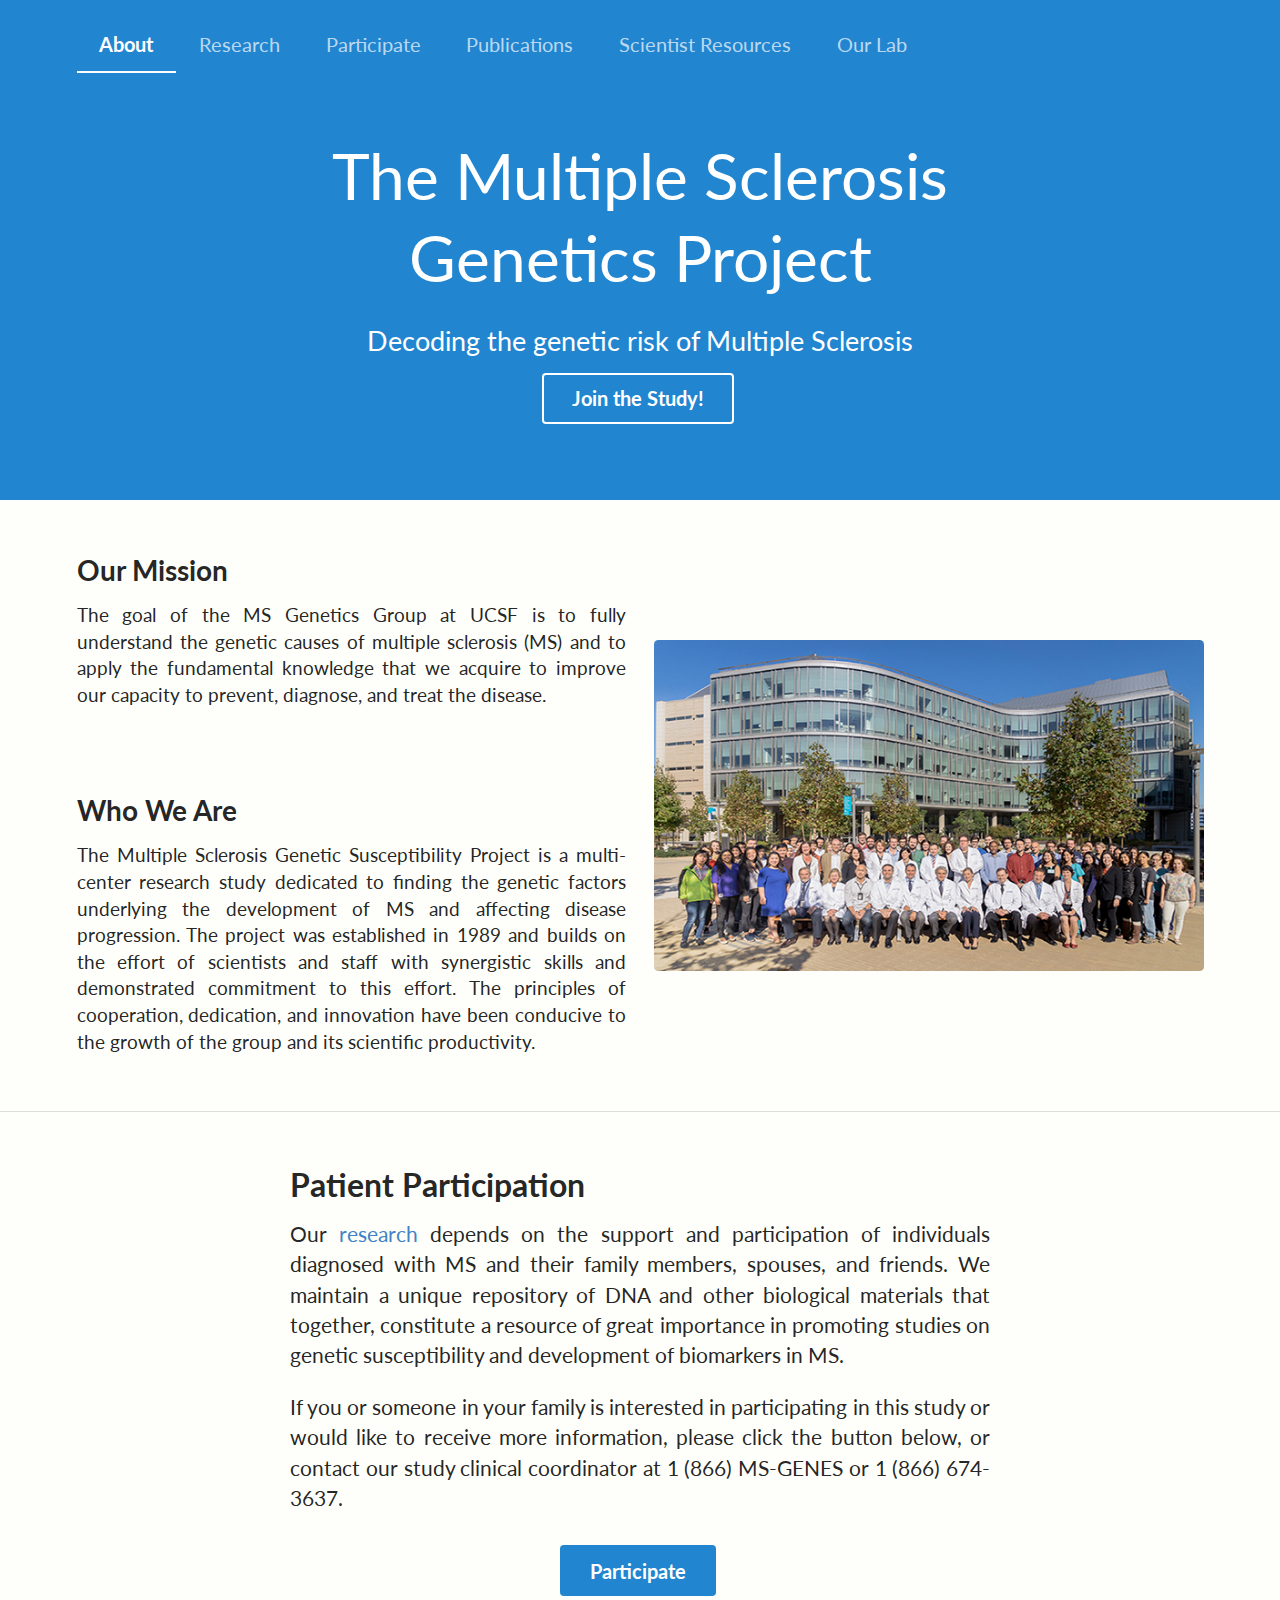
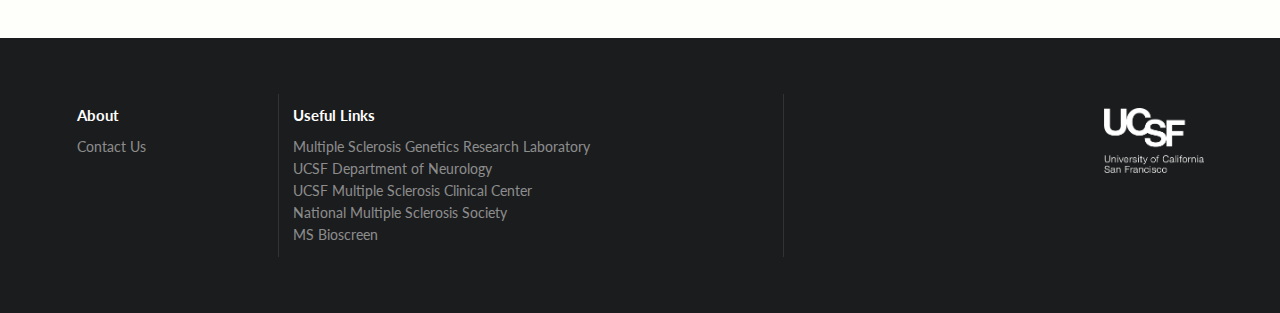
<file: index.html>
<!DOCTYPE html>
<html>
<head>
  <!-- Standard Meta -->
  <meta charset="utf-8" />
  <meta http-equiv="X-UA-Compatible" content="IE=edge,chrome=1" />
  <meta name="viewport" content="width=device-width, initial-scale=1.0, maximum-scale=1.0">

  <!-- Site Properties -->
  <title>MS Genetics</title>
  <link rel="icon" href="favicon.ico?v=2" type="image/x-icon" />

  <link rel="stylesheet" type="text/css" href="semantic/components/reset.css">
  <link rel="stylesheet" type="text/css" href="semantic/components/site.css">

  <link rel="stylesheet" type="text/css" href="semantic/components/container.css">
  <link rel="stylesheet" type="text/css" href="semantic/components/grid.css">
  <link rel="stylesheet" type="text/css" href="semantic/components/header.css">
  <link rel="stylesheet" type="text/css" href="semantic/components/image.css">
  <link rel="stylesheet" type="text/css" href="semantic/components/menu.css">

  <link rel="stylesheet" type="text/css" href="semantic/components/divider.css">
  <link rel="stylesheet" type="text/css" href="semantic/components/dropdown.css">
  <link rel="stylesheet" type="text/css" href="semantic/components/segment.css">
  <link rel="stylesheet" type="text/css" href="semantic/components/button.css">
  <link rel="stylesheet" type="text/css" href="semantic/components/list.css">
  <link rel="stylesheet" type="text/css" href="semantic/components/icon.css">
  <link rel="stylesheet" type="text/css" href="semantic/components/sidebar.css">
  <link rel="stylesheet" type="text/css" href="semantic/components/transition.css">
  <link rel="stylesheet" type="text/css" href="semantic/components/popup.css">
  <link rel="stylesheet" type="text/css" href="semantic/components/modal.css">
  <link rel="stylesheet" type="text/css" href="semantic/components/dimmer.css">
  <link rel="stylesheet" type="text/css" href="css/custom.css">

  <script src="https://ajax.googleapis.com/ajax/libs/jquery/1.12.0/jquery.min.js"></script>
  <script src="semantic/components/visibility.js"></script>
  <script src="semantic/components/sidebar.js"></script>
  <script src="semantic/components/transition.js"></script>
  <script src="semantic/components/popup.js"></script>
  <script src="semantic/components/modal.js"></script>
	<script src="semantic/components/dimmer.js"></script>  

  <script src="js/custom.js"></script>

  <!-- google analytics -->
  <script>
  (function(i,s,o,g,r,a,m){i['GoogleAnalyticsObject']=r;i[r]=i[r]||function(){
  (i[r].q=i[r].q||[]).push(arguments)},i[r].l=1*new Date();a=s.createElement(o),
  m=s.getElementsByTagName(o)[0];a.async=1;a.src=g;m.parentNode.insertBefore(a,m)
  })(window,document,'script','//www.google-analytics.com/analytics.js','ga');

  ga('create', 'UA-72792729-1', 'auto');
  ga('send', 'pageview');

</script>
</head>
<body>

	<!-- Following Menu -->
	<div class="ui huge top fixed hidden menu following">
	  <div class="ui container">
	    <a class="active item tabbed about-tab" href="index.html">About</a>
	    <a class="item tabbed research-tab" href="research.html">Research</a>
	    <a class="item tabbed participate-tab" href="participate.html">Participate</a>
	    <a class="item tabbed publications-tab" href="publications.html">Publications</a>
			<a class="item tabbed resources-tab" href="resources.html">Scientist Resources</a>		
			<a class="item tabbed our-lab-tab" href="our_lab.html">Our Lab</a>							
	  </div>
	</div>

	<!-- Sidebar Menu -->
	<div class="ui vertical inverted sidebar menu">
    <a class="active item tabbed about-tab" href="index.html">About</a>
    <a class="item tabbed research-tab" href="research.html">Research</a>
    <a class="item tabbed participate-tab" href="participate.html">Participate</a>
    <a class="item tabbed publications-tab" href="publications.html">Publications</a>
		<a class="item tabbed resources-tab" href="resources.html">Scientist Resources</a>		
		<a class="item tabbed our-lab-tab" href="our_lab.html">Our Lab</a>						
	</div>


	<!-- Page Contents -->
	<div class="pusher">

		<div class='content about-tab-content'>
		  <div class="ui inverted vertical masthead center aligned segment blue">

		    <div class="ui container">
		      <div class="ui huge secondary inverted pointing menu top-secondary" style="border: none">
		        <a class="toc item">
		          <i class="sidebar icon"></i>
		        </a>
					    <a class="active item tabbed about-tab" href="index.html">About</a>
					    <a class="item tabbed research-tab" href="research.html">Research</a>
					    <a class="item tabbed participate-tab" href="participate.html">Participate</a>
					    <a class="item tabbed publications-tab" href="publications.html">Publications</a>   
							<a class="item tabbed resources-tab" href="resources.html">Scientist Resources</a>	
							<a class="item tabbed our-lab-tab" href="our_lab.html">Our Lab</a>						
		      </div>
		    </div>

		    <div class="ui text container">
		      <h1 class="ui inverted header">
		        The Multiple Sclerosis Genetics Project
		      </h1>
		      <h2>Decoding the genetic risk of Multiple Sclerosis</h2>
		      <div>
		      	<button class="ui huge inverted button join-study">Join the Study!</button>
		      </div>
		    </div> <!-- end of text container  -->
		  </div> <!-- end of masthead -->

		  <div class="ui vertical stripe segment">
		    <div class="ui middle aligned stackable grid container">
		      <div class="row">
		        <div class="eight wide column">
		          <h3 class="ui header">Our Mission</h3>
		          <p class='justify'>The goal of the MS Genetics Group at UCSF is to fully understand the genetic causes of multiple sclerosis (MS) and to apply the fundamental knowledge that we acquire to improve our capacity to prevent, diagnose, and treat the disease.</p>
		          <h3 class="ui header">Who We Are </h3>
		          
		          <p class='justify'>The Multiple Sclerosis Genetic Susceptibility Project is a multi-center research study dedicated to finding the genetic factors underlying the development of MS and affecting disease progression. The project was established in 1989 and builds on the effort of scientists and staff with synergistic skills and demonstrated commitment to this effort. The principles of cooperation, dedication, and innovation have been conducive to the growth of the group and its scientific productivity.</p>
		        </div>
		        <div class="eight wide right floated column">
		          <img class="ui fluid image rounded" src="images/msgroup.jpg">
		        </div>
		      </div>
		    </div>
		  </div>

		  <div class="ui vertical stripe segment">
		    <div class="ui text container">
		      <h3 class="ui header">Patient Participation</h3>
		      <p class='justify'>Our <a href="research.html" id="inquire-study" target="_blank">research</a> depends on the support and participation of individuals diagnosed with MS and their family members, spouses, and friends. We maintain a unique repository of DNA and other biological materials that together, constitute a resource of great importance in promoting studies on genetic susceptibility and development of biomarkers in MS.</p>

					<p class='justify'>If you or someone in your family is interested in participating in this study or would like to receive more information, please click the button below, or contact our study clinical coordinator at 1 (866) MS-GENES or 1 (866) 674-3637.</p>
					<br>
					<div class='ui column centered grid'>
		      	<a class="ui huge blue button join-study">Participate</a>
		      </div>
		    </div>
		  </div>
		</div> <!-- end of about content  -->

	</div> <!-- end of pusher -->


  <div class="ui inverted vertical footer segment">
    <div class="ui container">
      <div class="ui stackable inverted divided equal height stackable grid">
        <div class="three wide column">
          <h4 class="ui inverted header">About</h4>
          <div class="ui inverted link list">
            <a href="mailto:msdb@ucsf.edu" class='item'>Contact Us</a>
          </div>
        </div>
        <div class="seven wide column">
          <h4 class="ui inverted header">Useful Links</h4>
          <div class="ui inverted link list">
					  <a class='item' href="http://msgenes.ucsf.edu/">Multiple Sclerosis Genetics Research Laboratory</a>
					  <a class='item' href="http://neurology.ucsf.edu/">UCSF Department of Neurology</a>
					  <a class='item' href="http://multiplesclerosis.ucsf.edu/">UCSF Multiple Sclerosis Clinical Center</a>
					  <a class='item' href="http://www.nmss.org">National Multiple Sclerosis Society</a>
					  <a class='item' href="http://neurology.ucsf.edu/research/ms-bioscreen">MS Bioscreen</a>
					</div>
        </div>
        <div class="six wide column right aligned">
        <img src="images/logo.png" width="100px">
        </div>        
	    </div>
	  </div>
	</div>
</body>

</html>
</file>
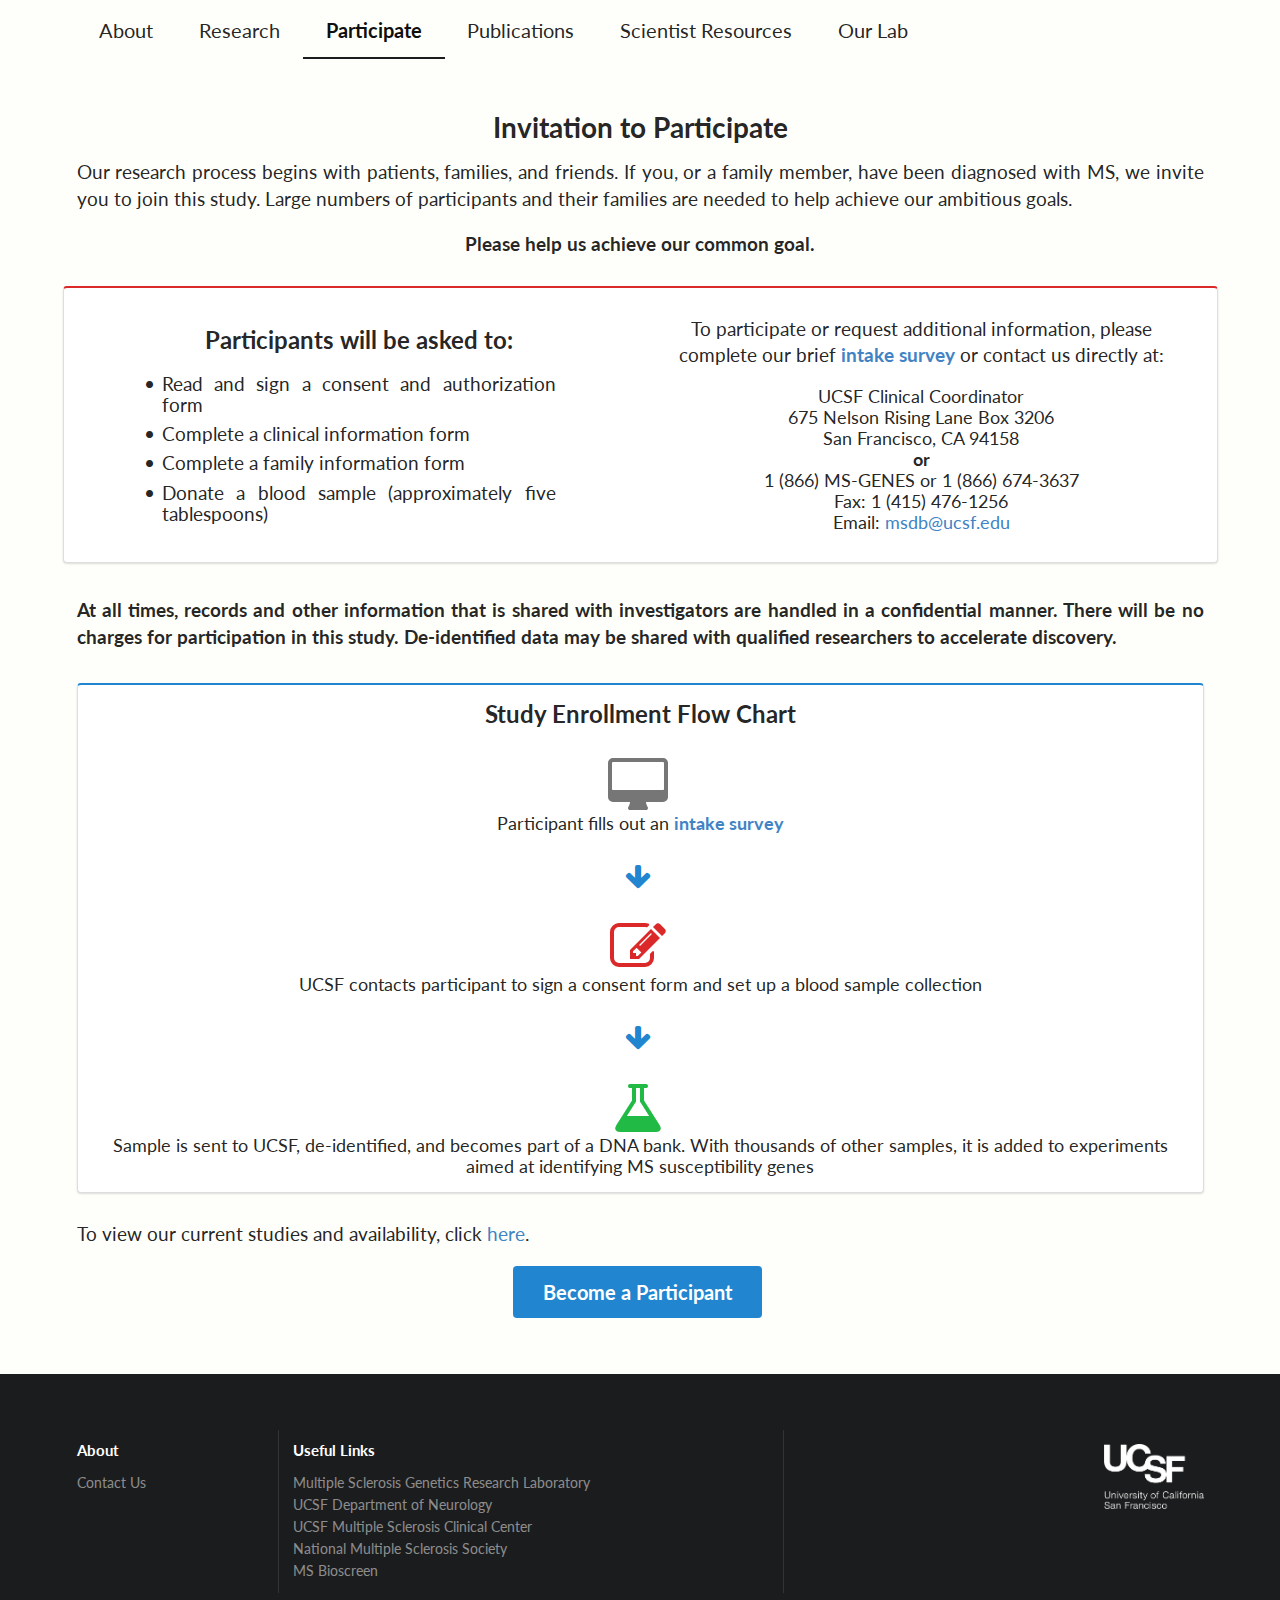
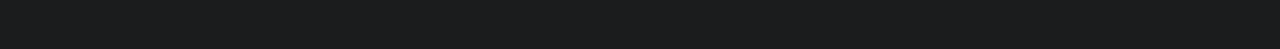
<file: participate.html>
<!DOCTYPE html>
<html>
<head>
  <!-- Standard Meta -->
  <meta charset="utf-8" />
  <meta http-equiv="X-UA-Compatible" content="IE=edge,chrome=1" />
  <meta name="viewport" content="width=device-width, initial-scale=1.0, maximum-scale=1.0">

  <!-- Site Properties -->
  <title>MS Genetics</title>
  <link rel="icon" href="favicon.ico?v=2" type="image/x-icon" />

  <!-- Semantic UI -->
  <link rel="stylesheet" type="text/css" href="semantic/components/reset.css">
  <link rel="stylesheet" type="text/css" href="semantic/components/site.css">

  <link rel="stylesheet" type="text/css" href="semantic/components/container.css">
  <link rel="stylesheet" type="text/css" href="semantic/components/grid.css">
  <link rel="stylesheet" type="text/css" href="semantic/components/header.css">
  <link rel="stylesheet" type="text/css" href="semantic/components/image.css">
  <link rel="stylesheet" type="text/css" href="semantic/components/menu.css">

  <link rel="stylesheet" type="text/css" href="semantic/components/divider.css">
  <link rel="stylesheet" type="text/css" href="semantic/components/dropdown.css">
  <link rel="stylesheet" type="text/css" href="semantic/components/segment.css">
  <link rel="stylesheet" type="text/css" href="semantic/components/button.css">
  <link rel="stylesheet" type="text/css" href="semantic/components/list.css">
  <link rel="stylesheet" type="text/css" href="semantic/components/icon.css">
  <link rel="stylesheet" type="text/css" href="semantic/components/sidebar.css">
  <link rel="stylesheet" type="text/css" href="semantic/components/transition.css">
  <link rel="stylesheet" type="text/css" href="semantic/components/popup.css">
  <link rel="stylesheet" type="text/css" href="semantic/components/modal.css">
  <link rel="stylesheet" type="text/css" href="semantic/components/dimmer.css">
  <link rel="stylesheet" type="text/css" href="css/custom.css">

  <script src="https://ajax.googleapis.com/ajax/libs/jquery/1.12.0/jquery.min.js"></script>
  <script src="semantic/components/visibility.js"></script>
  <script src="semantic/components/sidebar.js"></script>
  <script src="semantic/components/transition.js"></script>
  <script src="semantic/components/popup.js"></script>
  <script src="semantic/components/modal.js"></script>
	<script src="semantic/components/dimmer.js"></script> 

	<!-- Custom --> 
	<script src="js/custom.js"></script>
	
  <!-- google analytics -->
  <script>
  (function(i,s,o,g,r,a,m){i['GoogleAnalyticsObject']=r;i[r]=i[r]||function(){
  (i[r].q=i[r].q||[]).push(arguments)},i[r].l=1*new Date();a=s.createElement(o),
  m=s.getElementsByTagName(o)[0];a.async=1;a.src=g;m.parentNode.insertBefore(a,m)
  })(window,document,'script','//www.google-analytics.com/analytics.js','ga');

  ga('create', 'UA-72792729-1', 'auto');
  ga('send', 'pageview');

</script>	
</head>
<body>

	<!-- Following Menu -->
	<div class="ui huge top fixed hidden menu following">
	  <div class="ui container">
	    <a class="item tabbed about-tab" href="index.html">About</a>
	    <a class="item tabbed research-tab" href="research.html">Research</a>
	    <a class="active item tabbed participate-tab" href="participate.html">Participate</a>
	    <a class="item tabbed publications-tab" href="publications.html">Publications</a>
			<a class="item tabbed resources-tab" href="resources.html">Scientist Resources</a>	
			<a class="item tabbed our-lab-tab" href="our_lab.html">Our Lab</a>								
	  </div>
	</div>

	<!-- Sidebar Menu -->
	<div class="ui vertical inverted sidebar menu">
    <a class="item tabbed about-tab" href="index.html">About</a>
    <a class="item tabbed research-tab" href="research.html">Research</a>
    <a class="active item tabbed participate-tab" href="participate.html">Participate</a>
    <a class="item tabbed publications-tab" href="publications.html">Publications</a>
		<a class="item tabbed resources-tab" href="resources.html">Scientist Resources</a>	
		<a class="item tabbed our-lab-tab" href="our_lab.html">Our Lab</a>							
	</div>


	<!-- Page Contents -->
	<div class="pusher" style="background-color: #FEFFFA">
							
		<div class='content participate-tab-content'>
		  <div class="ui container">
	      <div class="ui huge secondary pointing menu plain-menu masthead pointing" style="border: none">
	        <a class="toc item">
	          <i class="sidebar icon"></i>
	        </a>
			    <a class="item tabbed about-tab" href="index.html">About</a>
			    <a class="item tabbed research-tab" href="research.html">Research</a>
			    <a class="active item tabbed participate-tab" href="participate.html">Participate</a>
			    <a class="item tabbed publications-tab" href="publications.html">Publications</a>
					<a class="item tabbed resources-tab" href="resources.html">Scientist Resources</a>		
					<a class="item tabbed our-lab-tab" href="our_lab.html">Our Lab</a>						
	      </div>
	    </div>

		  <div class="ui vertical stripe">
		    <div class="ui middle aligned stackable grid container centered">
		      <div class="ui grid">
			      <div class='sixteen wide column'>
		      		<h1 class="ui header">Invitation to Participate</h1>
		      		<p class='justify'>Our research process begins with patients, families, and friends. If you, or a family member, have been diagnosed with MS, we invite you to join this study. Large numbers of participants and their families are needed to help achieve our ambitious goals.</p>	
		      		<p><strong>Please help us achieve our common goal.</strong></p>
			      </div>
			      <div class="ui equal height grid red segment">
				      <div class='eight wide column'>
			      		<div class="ui grid">
				      		<div class="ui bulleted list twelve wide column centered justify">
			      				<h2 class='center'>Participants will be asked to:</h2>	
									  <div class="item">Read and sign a consent and authorization form</div>
									  <div class="item">Complete a clinical information form</div>
									  <div class="item">Complete a family information form</div>
									  <div class="item">Donate a blood sample (approximately five tablespoons)</div>
									</div>
								</div>
				      </div>
				      <div class='eight wide column'>
			      		<p>To participate or request additional information, please complete our brief <a href="https://redcap.ucsf.edu/surveys/?s=849FYFLPA7" target="_blanK"><strong>intake survey</strong></a> or contact us directly at:</p>	
			      		<span class='one-point-two-five'>UCSF Clinical Coordinator</span>
			      		<br>
			      		<span class='one-point-two-five'>675 Nelson Rising Lane Box 3206</span>
			      		<br>
			      		<span class='one-point-two-five'>San Francisco, CA 94158</span>
			      		<br>
			      		<span class='one-point-two-five'><strong>or</strong></span>
			      		<br>
			      		<span class='one-point-two-five'>1 (866) MS-GENES or 1 (866) 674-3637</span>
			      		<br>
			      		<span class='one-point-two-five'>Fax: 1 (415) 476-1256</span>
			      		<br>
			      		<span class='one-point-two-five'>Email: <a href="mailto:msdb@ucsf.edu?subject=Interested in Participating in the MSGS Study">msdb@ucsf.edu</a></span>
					    </div>
				    </div>

				    <br>

						<p class='justify'><strong>At all times, records and other information that is shared with investigators are handled in a confidential manner. There will be no charges for participation in this study. De-identified data may be shared with qualified researchers to accelerate discovery.</strong> </p>

						<br>

			      <div class='sixteen wide column'>
			      	<div class='ui blue segment'>
			      		<div class="ui grid">
				      		<div class="ui bulleted list eight wide column centered justify">
			      				<h2 class='center'>Study Enrollment Flow Chart</h2>	
									</div>
								</div>
								<div class='ui grid'>
									<div class='sixteen wide column'>
										<i class="desktop icon grey huge"></i>
										<br>
										<span class='one-point-two-five'>Participant fills out an <a href="https://redcap.ucsf.edu/surveys/?s=849FYFLPA7" target="_blanK"><strong>intake survey</strong></a></span>
									</div>
									<div class='sixteen wide column'>
										<i class="arrow blue down icon big"></i>
									</div>
									<div class='sixteen wide column'>
										<i class="edit red icon huge"></i>
										<br>
										<span class='one-point-two-five'>UCSF contacts participant to sign a consent form and set up a blood sample collection</span>		
									</div>		
									<div class='sixteen wide column'>
										<i class="arrow blue down icon big"></i>										
									</div>		
									<div class='sixteen wide column'>
										<i class="lab green icon huge"></i>
										<br>
										<span class='one-point-two-five'>Sample is sent to UCSF, de-identified, and becomes part of a DNA bank. With thousands of other samples, it is added to experiments aimed at identifying MS susceptibility genes</span>		
									</div>																																										
								</div>
							</div>
			      </div>			


			      <div class='sixteen wide column'>
		      		<div class="ui grid">
		      			<div class='sixteen wide column'>
									<p class='justify'>To view our current studies and availability, click <a href="research.html" id="inquire-study">here</a>.</p>
		      				<button class="ui huge blue button join-study">Become a Participant</button>
		      			</div>
							</div>
			      </div>

		      </div>
		    </div>
		  </div>
		</div> <!-- end of participate -->
	</div> <!-- end of pusher -->

  <div class="ui inverted vertical footer segment">
    <div class="ui container">
      <div class="ui stackable inverted divided equal height stackable grid">
        <div class="three wide column">
          <h4 class="ui inverted header">About</h4>
          <div class="ui inverted link list">
            <a href="mailto:msdb@ucsf.edu" class='item'>Contact Us</a>
          </div>
        </div>
        <div class="seven wide column">
          <h4 class="ui inverted header">Useful Links</h4>
          <div class="ui inverted link list">
					  <a class='item' href="http://msgenes.ucsf.edu/">Multiple Sclerosis Genetics Research Laboratory</a>
					  <a class='item' href="http://neurology.ucsf.edu/">UCSF Department of Neurology</a>
					  <a class='item' href="http://multiplesclerosis.ucsf.edu/">UCSF Multiple Sclerosis Clinical Center</a>
					  <a class='item' href="http://www.nmss.org">National Multiple Sclerosis Society</a>
					  <a class='item' href="http://neurology.ucsf.edu/research/ms-bioscreen">MS Bioscreen</a>
					</div>
        </div>
        <div class="six wide column right aligned">
        <img src="images/logo.png" width="100px">
        </div>        
	    </div>
	  </div>
	</div>
</body>

</html>
</file>
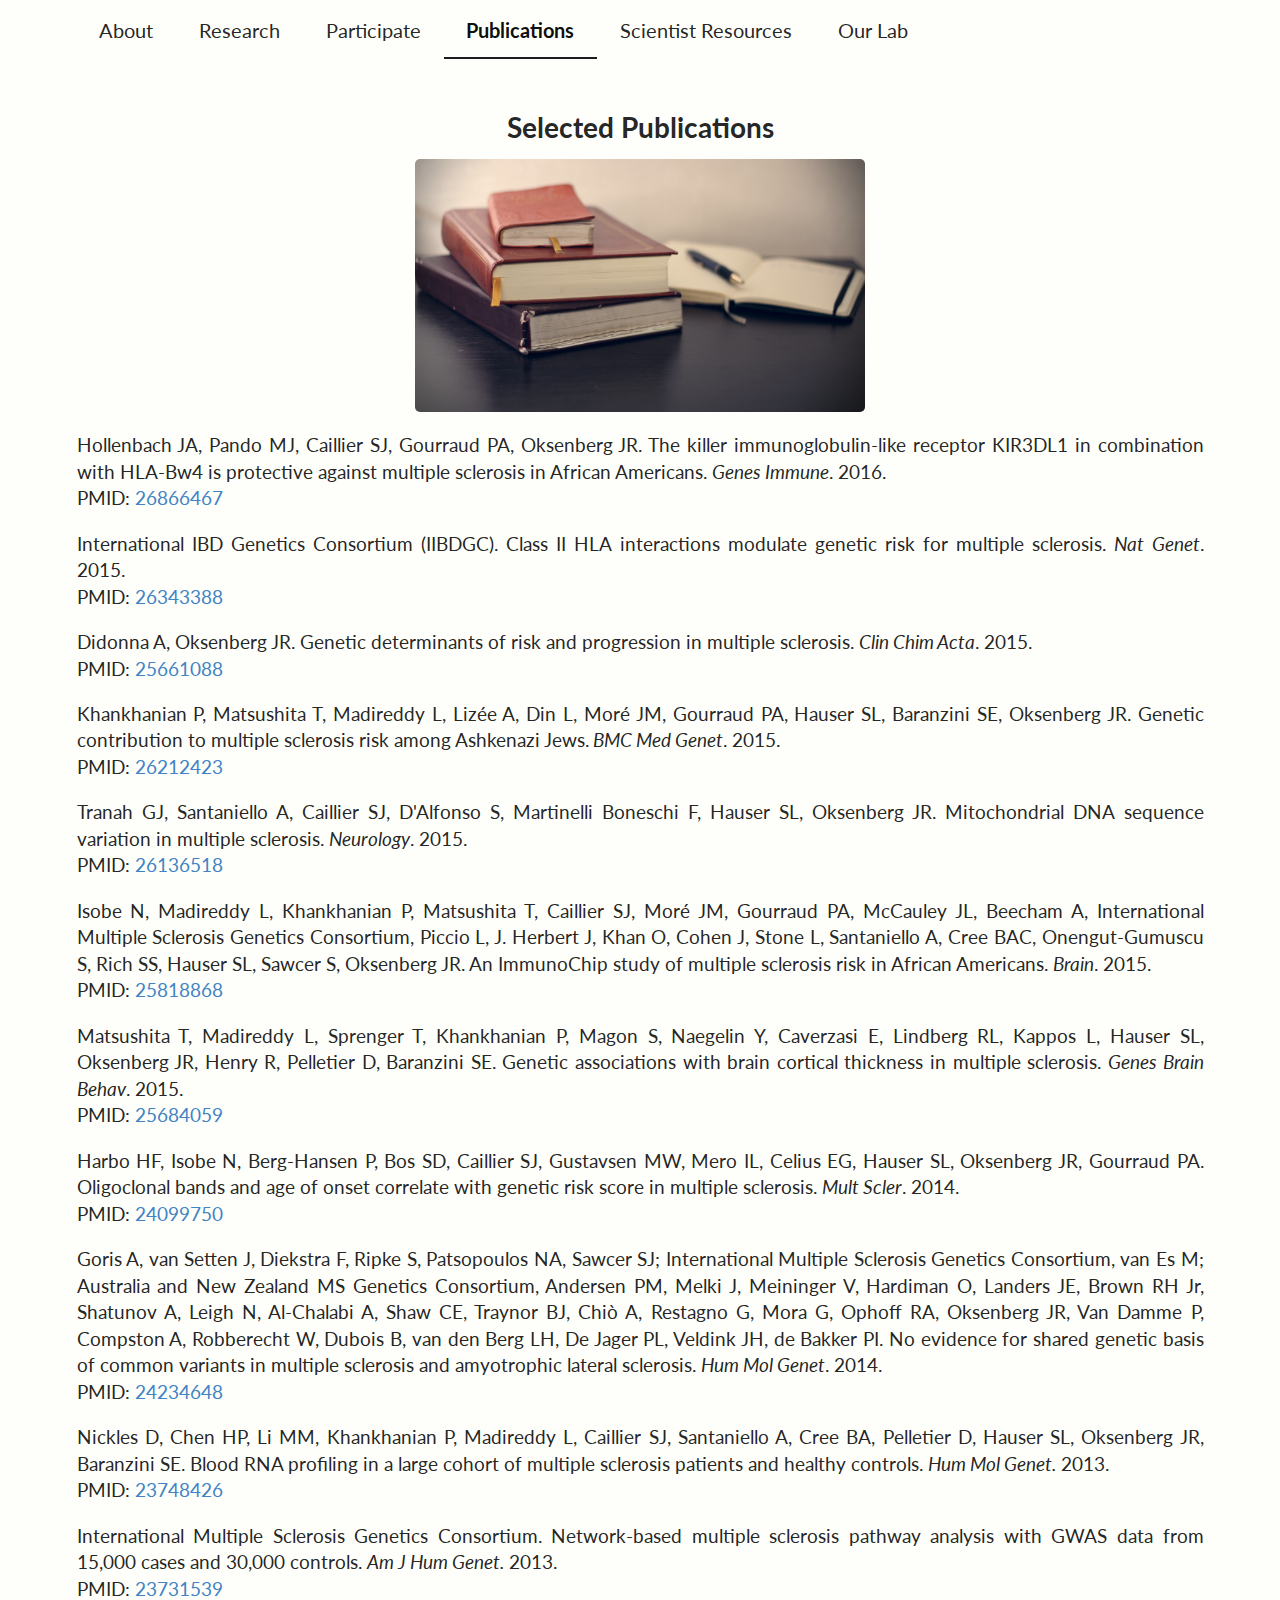
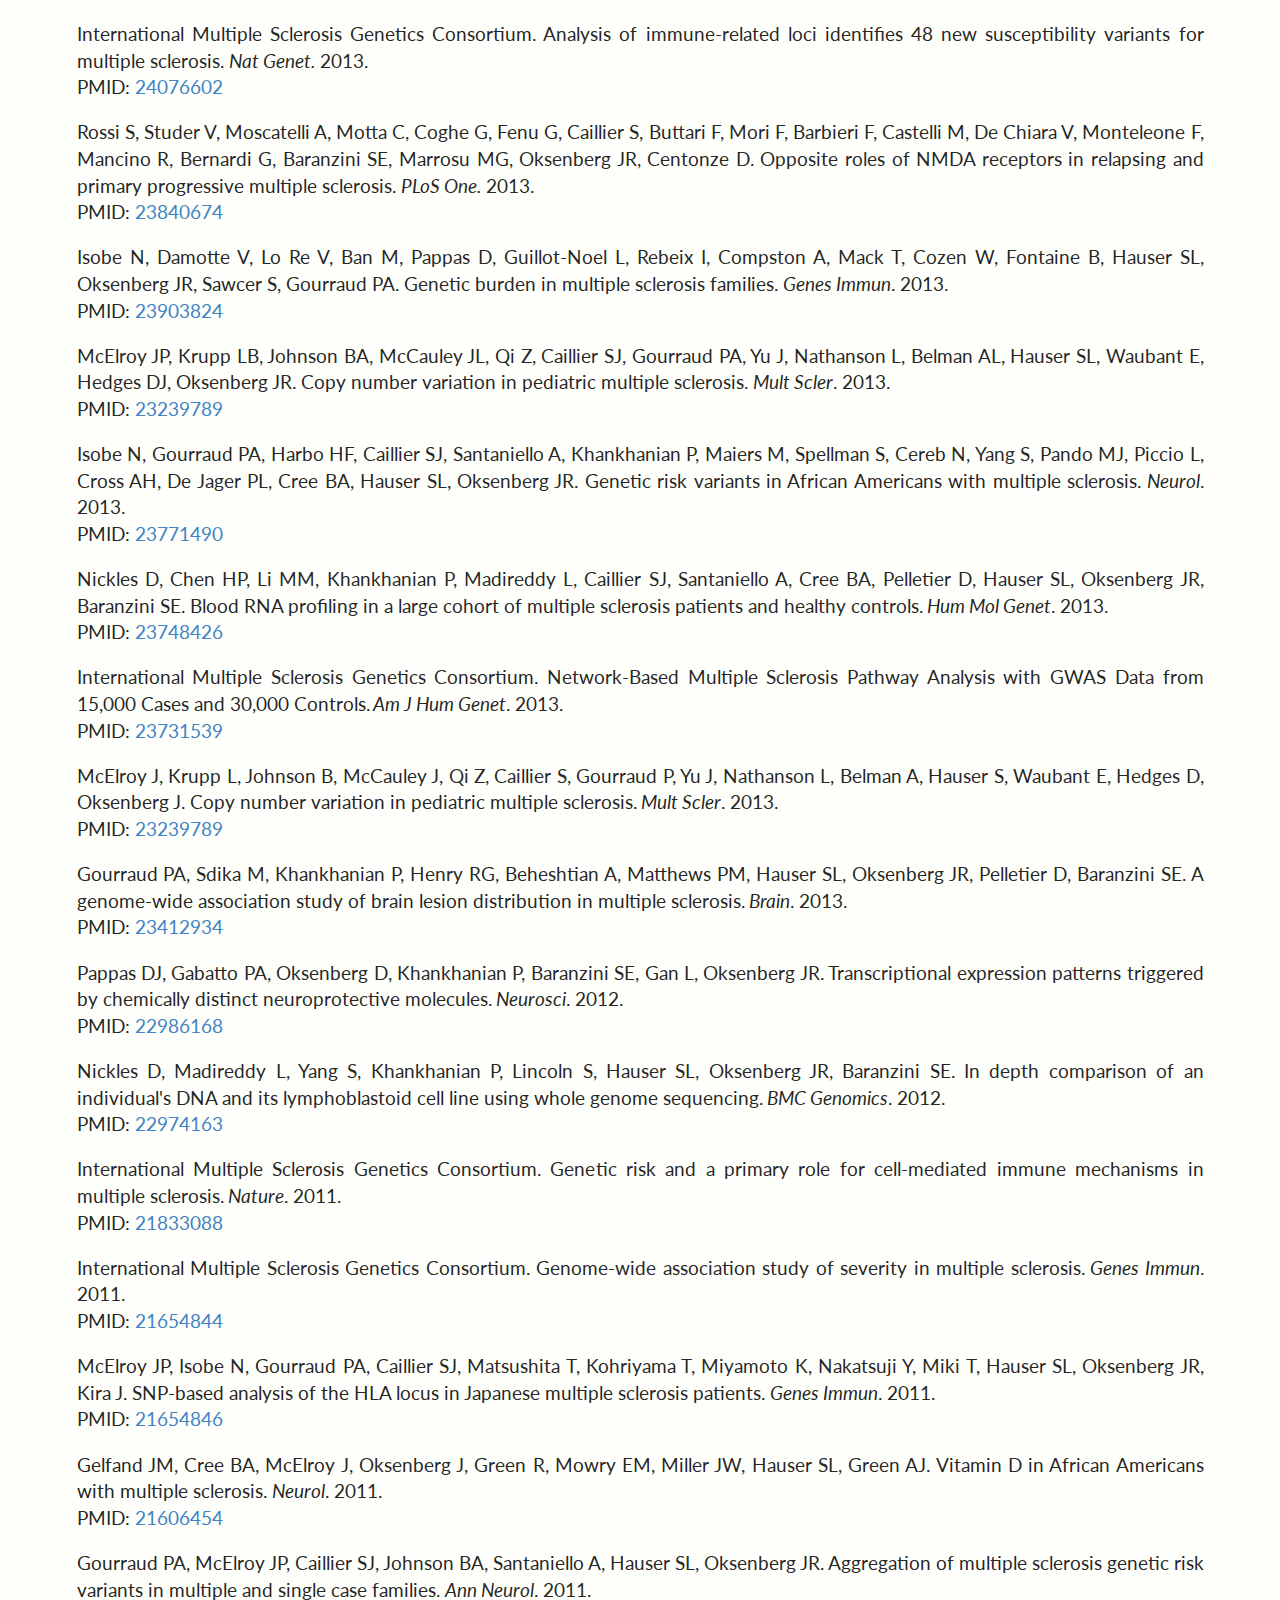
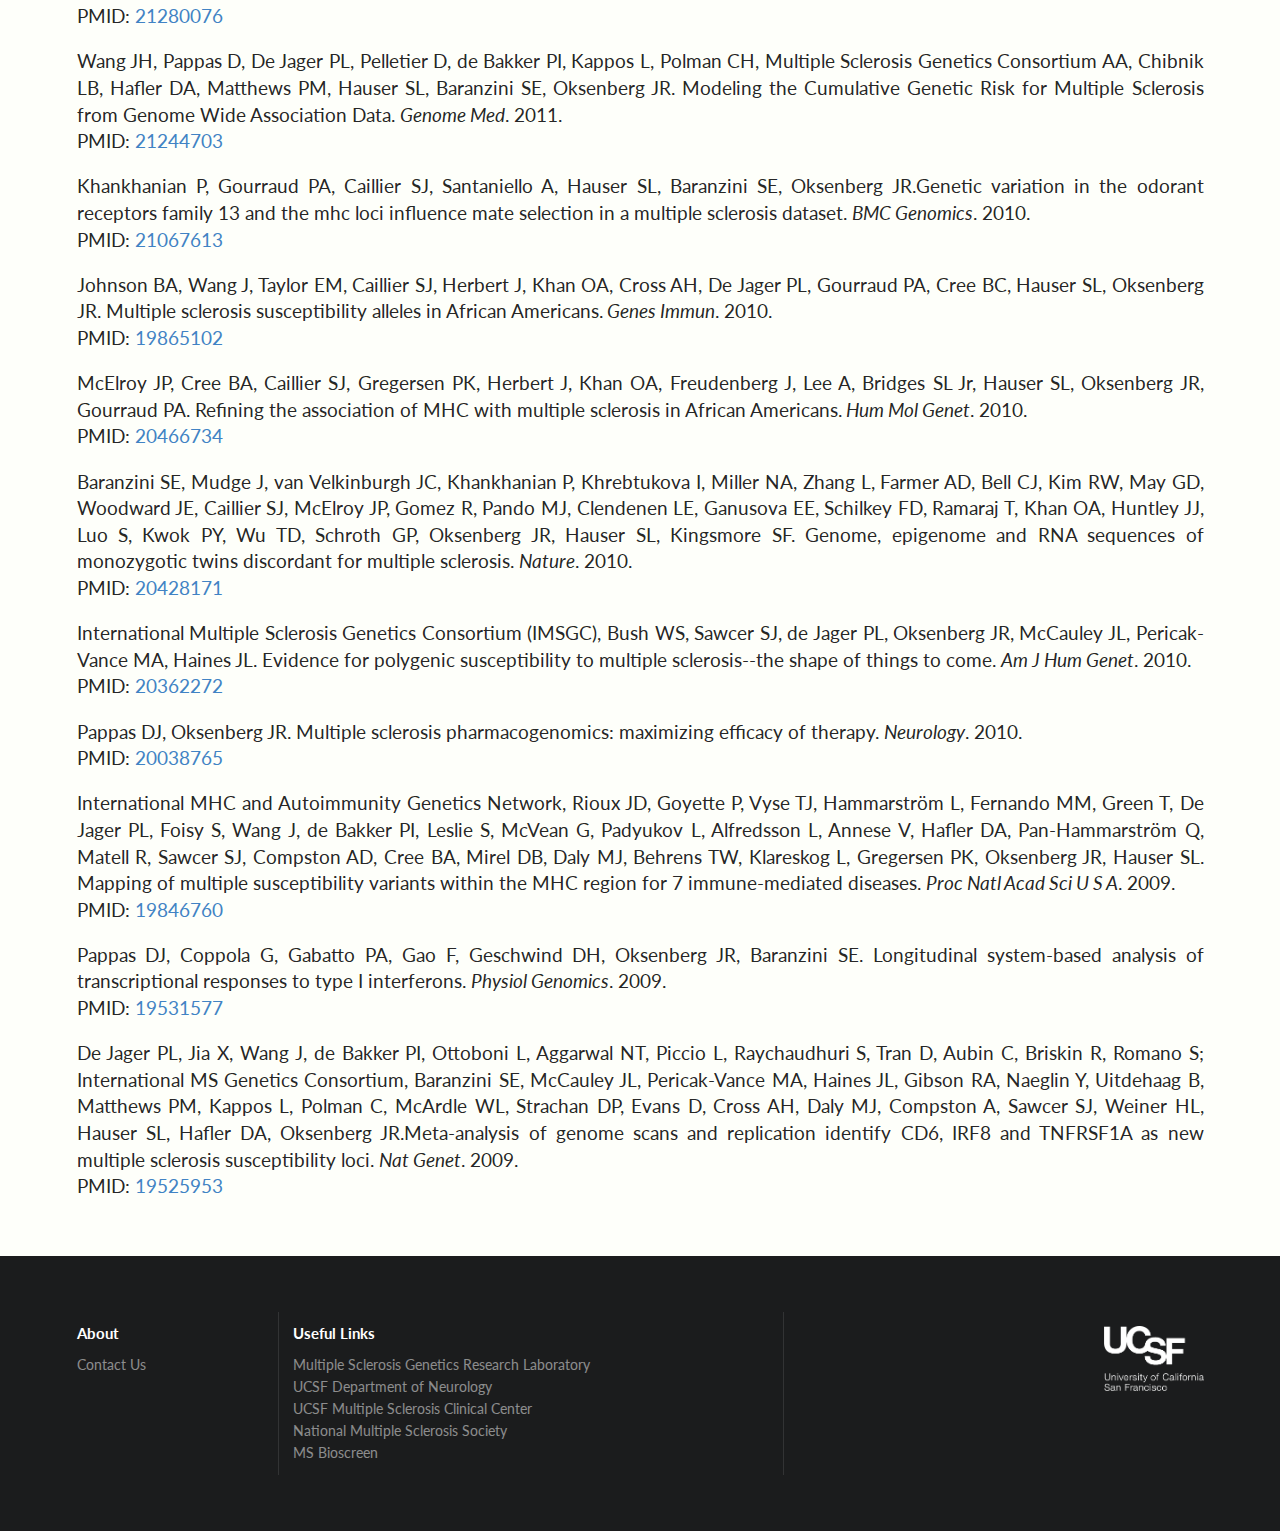
<file: publications.html>
<!DOCTYPE html>
<html>
<head>
  <!-- Standard Meta -->
  <meta charset="utf-8" />
  <meta http-equiv="X-UA-Compatible" content="IE=edge,chrome=1" />
  <meta name="viewport" content="width=device-width, initial-scale=1.0, maximum-scale=1.0">

  <!-- Site Properties -->
  <title>MS Genetics</title>
  <link rel="icon" href="favicon.ico?v=2" type="image/x-icon" />

  <!-- Semantic UI -->
  <link rel="stylesheet" type="text/css" href="semantic/components/reset.css">
  <link rel="stylesheet" type="text/css" href="semantic/components/site.css">

  <link rel="stylesheet" type="text/css" href="semantic/components/container.css">
  <link rel="stylesheet" type="text/css" href="semantic/components/grid.css">
  <link rel="stylesheet" type="text/css" href="semantic/components/header.css">
  <link rel="stylesheet" type="text/css" href="semantic/components/image.css">
  <link rel="stylesheet" type="text/css" href="semantic/components/menu.css">

  <link rel="stylesheet" type="text/css" href="semantic/components/divider.css">
  <link rel="stylesheet" type="text/css" href="semantic/components/dropdown.css">
  <link rel="stylesheet" type="text/css" href="semantic/components/segment.css">
  <link rel="stylesheet" type="text/css" href="semantic/components/button.css">
  <link rel="stylesheet" type="text/css" href="semantic/components/list.css">
  <link rel="stylesheet" type="text/css" href="semantic/components/icon.css">
  <link rel="stylesheet" type="text/css" href="semantic/components/sidebar.css">
  <link rel="stylesheet" type="text/css" href="semantic/components/transition.css">
  <link rel="stylesheet" type="text/css" href="semantic/components/popup.css">
  <link rel="stylesheet" type="text/css" href="semantic/components/modal.css">
  <link rel="stylesheet" type="text/css" href="semantic/components/dimmer.css">
  <link rel="stylesheet" type="text/css" href="css/custom.css">

  <script src="https://ajax.googleapis.com/ajax/libs/jquery/1.12.0/jquery.min.js"></script>
  <script src="semantic/components/visibility.js"></script>
  <script src="semantic/components/sidebar.js"></script>
  <script src="semantic/components/transition.js"></script>
  <script src="semantic/components/popup.js"></script>
  <script src="semantic/components/modal.js"></script>
	<script src="semantic/components/dimmer.js"></script>  

  <!-- Custom -->
	<script src="js/custom.js"></script>
  
  <!-- google analytics -->
  <script>
  (function(i,s,o,g,r,a,m){i['GoogleAnalyticsObject']=r;i[r]=i[r]||function(){
  (i[r].q=i[r].q||[]).push(arguments)},i[r].l=1*new Date();a=s.createElement(o),
  m=s.getElementsByTagName(o)[0];a.async=1;a.src=g;m.parentNode.insertBefore(a,m)
  })(window,document,'script','//www.google-analytics.com/analytics.js','ga');

  ga('create', 'UA-72792729-1', 'auto');
  ga('send', 'pageview');

</script>	
</head>
<body>

	<!-- Following Menu -->
	<div class="ui huge top fixed hidden menu following">
	  <div class="ui container">
	    <a class="item tabbed about-tab" href="index.html">About</a>
      <a class="item tabbed research-tab" href="research.html">Research</a>
      <a class="item tabbed participate-tab" href="participate.html">Participate</a>
	    <a class="active item tabbed publications-tab" href="publications.html">Publications</a>
<!-- 	    <a class="item tabbed newsletter-tab">Newsletter</a>
			<a class="item tabbed links-tab">Links</a>     -->
			<a class="item tabbed resources-tab" href="resources.html">Scientist Resources</a>	
      <a class="item tabbed our-lab-tab" href="our_lab.html">Our Lab</a>            		
	  </div>
	</div>

	<!-- Sidebar Menu -->
	<div class="ui vertical inverted sidebar menu">
    <a class="item tabbed about-tab" href="about.html">About</a>
    <a class="item tabbed research-tab" href="research.html">Research</a>
    <a class="item tabbed participate-tab" href="participate.html">Participate</a>
    <a class="active item tabbed publications-tab" href="publications.html">Publications</a>
<!--     <a class="item tabbed newsletter-tab">Newsletter</a>
		<a class="item tabbed links-tab">Links</a>    --> 
		<a class="item tabbed resources-tab" href="resources.html">Scientist Resources</a>		
    <a class="item tabbed our-lab-tab" href="our_lab.html">Our Lab</a>            
	</div>


	<!-- Page Contents -->
	<div class="pusher" style="background-color: #FEFFFA">

			<div class='content publications-tab-content'>
			  <div class="ui container">
		      <div class="ui huge secondary pointing menu plain-menu masthead pointing" style= "border: none">
		        <a class="toc item">
		          <i class="sidebar icon"></i>
		        </a>
				    <a class="item tabbed about-tab" href="index.html">About</a>
            <a class="item tabbed research-tab" href="research.html">Research</a>
            <a class="item tabbed participate-tab" href="participate.html">Participate</a>
				    <a class="active item tabbed publications-tab" href="publications.html">Publications</a>
<!-- 				    <a class="item tabbed newsletter-tab">Newsletter</a> -->
<!-- 						<a class="item tabbed links-tab">Useful Links</a> -->    
						<a class="item tabbed resources-tab" href="resources.html">Scientist Resources</a>		
            <a class="item tabbed our-lab-tab" href="our_lab.html">Our Lab</a>            
		      </div>
		    </div>

			  <div class="ui vertical stripe">
			    <div class="ui middle aligned stackable grid container centered">
			      <div class="ui grid">
				      <div class='sixteen wide column'>
			      		<h1 class="ui header">Selected Publications</h1>
			      		<img class="ui large image rounded centered" src="images/books.jpg">
			      		<br>
                <p style="text-align: justify">Hollenbach JA, Pando MJ, Caillier SJ, Gourraud PA, Oksenberg JR. The killer immunoglobulin-like receptor KIR3DL1 in combination with HLA-Bw4 is protective against multiple sclerosis in African Americans. <em>Genes Immune</em>. 2016.<br />
                        PMID: <a href="http://www.ncbi.nlm.nih.gov/pubmed/26866467" target="PMID"> 26866467</a></p>                
		      			<p style="text-align: justify">International IBD Genetics Consortium (IIBDGC). Class II HLA interactions modulate genetic risk for multiple sclerosis. <em>Nat Genet</em>. 2015.<br />
                        PMID: <a href="http://www.ncbi.nlm.nih.gov/pubmed/26343388" target="PMID"> 26343388</a></p>
                <p style="text-align: justify">Didonna A, Oksenberg JR. Genetic determinants of risk and progression in multiple sclerosis. <em>Clin Chim Acta</em>. 2015.<br />
                  PMID: <a href="http://www.ncbi.nlm.nih.gov/pubmed/25661088" target="PMID"> 25661088</a></p>
                <p style="text-align: justify">Khankhanian P, Matsushita T, Madireddy L, Liz&eacute;e A, Din L, Mor&eacute; JM, Gourraud PA, Hauser SL, Baranzini SE, Oksenberg JR. Genetic contribution to multiple sclerosis risk among Ashkenazi Jews.<em> BMC Med Genet</em>. 2015.<br />
                  PMID: <a href="http://www.ncbi.nlm.nih.gov/pubmed/26212423" target="PMID"> 26212423</a></p>
                <p style="text-align: justify">Tranah GJ, Santaniello A, Caillier SJ, D'Alfonso S, Martinelli Boneschi F, Hauser SL, Oksenberg JR. Mitochondrial DNA sequence variation in multiple sclerosis. <em>Neurology</em>. 2015.<br />
                  PMID: <a href="http://www.ncbi.nlm.nih.gov/pubmed/26136518" target="PMID"> 26136518</a></p>
                <p style="text-align: justify">Isobe N, Madireddy L, Khankhanian P, Matsushita T, Caillier SJ, Mor&eacute; JM, Gourraud PA, McCauley JL, Beecham A, International Multiple Sclerosis Genetics Consortium, Piccio L, J. Herbert J, Khan O, Cohen J, Stone L, Santaniello A, Cree BAC, Onengut-Gumuscu S, Rich SS, Hauser SL, Sawcer S, Oksenberg JR. An ImmunoChip study of multiple sclerosis risk in African Americans. <em>Brain</em>. 2015.<br />
                  PMID: <a href="http://www.ncbi.nlm.nih.gov/pubmed/25818868" target="PMID"> 25818868</a></p>
                <p style="text-align: justify">Matsushita T, Madireddy L, Sprenger T, Khankhanian P, Magon S, Naegelin Y, Caverzasi E, Lindberg RL, Kappos L, Hauser SL, Oksenberg JR, Henry R, Pelletier D, Baranzini SE. Genetic associations with brain cortical thickness in multiple sclerosis. <em>Genes Brain Behav</em>. 2015.<br />
                  PMID: <a href="http://www.ncbi.nlm.nih.gov/pubmed/25684059" target="PMID"> 25684059</a></p>
                <p style="text-align: justify">Harbo HF, Isobe N, Berg-Hansen P, Bos SD, Caillier SJ, Gustavsen MW, Mero IL, Celius EG, Hauser SL, Oksenberg JR, Gourraud PA. Oligoclonal bands and age of onset correlate with genetic risk score in multiple sclerosis. <em>Mult Scler</em>. 2014.<br />
                  PMID: <a href="http://www.ncbi.nlm.nih.gov/pubmed/24099750" target="PMID"> 24099750</a></p>
                <p style="text-align: justify">Goris A, van Setten J, Diekstra F, Ripke S, Patsopoulos NA, Sawcer SJ; International Multiple Sclerosis Genetics Consortium, van Es M; Australia and New Zealand MS Genetics Consortium, Andersen PM, Melki J, Meininger V, Hardiman O, Landers JE, Brown RH Jr, Shatunov A, Leigh N, Al-Chalabi A, Shaw CE, Traynor BJ, Chi&ograve; A, Restagno G, Mora G, Ophoff RA, Oksenberg JR, Van Damme P, Compston A, Robberecht W, Dubois B, van den Berg LH, De Jager PL, Veldink JH, de Bakker PI. No evidence for shared genetic basis of common variants in multiple sclerosis and amyotrophic lateral sclerosis. <em>Hum Mol Genet</em>. 2014.<br />
                PMID: <a href="http://www.ncbi.nlm.nih.gov/pubmed/24234648" target="PMID"> 24234648</a></p>
                <p style="text-align: justify">Nickles D, Chen HP, Li MM, Khankhanian P, Madireddy L, Caillier SJ, Santaniello A, Cree BA, Pelletier D, Hauser SL, Oksenberg JR, Baranzini SE. Blood RNA profiling in a large cohort of multiple sclerosis patients and healthy controls. <em>Hum Mol Genet.</em> 2013.<br />
                  PMID: <a href="http://www.ncbi.nlm.nih.gov/pubmed/23748426" target="PMID"> 23748426</a></p>
                <p style="text-align: justify">International Multiple Sclerosis Genetics Consortium. Network-based multiple sclerosis pathway analysis with GWAS data from 15,000 cases and 30,000 controls. <em>Am J Hum Genet.</em> 2013.<br />
                  PMID: <a href="http://www.ncbi.nlm.nih.gov/pubmed/23731539" target="PMID"> 23731539</a></p>
                <p style="text-align: justify">International Multiple Sclerosis Genetics Consortium. Analysis of immune-related loci identifies 48 new susceptibility variants for multiple sclerosis. <em>Nat Genet.</em> 2013.<br />
                  PMID: <a href="http://www.ncbi.nlm.nih.gov/pubmed/24076602" target="PMID"> 24076602</a></p>
                <p style="text-align: justify">Rossi S, Studer V, Moscatelli A, Motta C, Coghe G, Fenu G, Caillier S, Buttari F, Mori F, Barbieri F, Castelli M, De Chiara V, Monteleone F, Mancino R, Bernardi G, Baranzini SE, Marrosu MG, Oksenberg JR, Centonze D. Opposite roles of NMDA receptors in relapsing and primary progressive multiple sclerosis. <em>PLoS One.</em> 2013.<br />
                  PMID: <a href="http://www.ncbi.nlm.nih.gov/pubmed/23840674" target="PMID"> 23840674</a></p>
                <p style="text-align: justify">Isobe N, Damotte V, Lo Re V, Ban M, Pappas D, Guillot-Noel L, Rebeix I, Compston A, Mack T, Cozen W, Fontaine B, Hauser SL, Oksenberg JR, Sawcer S, Gourraud PA. Genetic burden in multiple sclerosis families. <em>Genes Immun</em>. 2013.<br />
                  PMID: <a href="http://www.ncbi.nlm.nih.gov/pubmed/23903824" target="PMID"> 23903824</a></p>
                <p style="text-align: justify">McElroy JP, Krupp LB, Johnson BA, McCauley JL, Qi Z, Caillier SJ, Gourraud PA, Yu J, Nathanson L, Belman AL, Hauser SL, Waubant E, Hedges DJ, Oksenberg JR. Copy number variation in pediatric multiple sclerosis. <em>Mult Scler</em>. 2013.<br />
                  PMID: <a href="http://www.ncbi.nlm.nih.gov/pubmed/23239789" target="PMID"> 23239789</a></p>
                <p style="text-align: justify">Isobe N, Gourraud PA, Harbo HF, Caillier SJ, Santaniello A, Khankhanian P, Maiers M, Spellman S, Cereb N, Yang S, Pando MJ, Piccio L, Cross AH, De Jager PL, Cree BA, Hauser SL, Oksenberg JR. Genetic risk variants in African Americans with multiple sclerosis.<em> Neurol</em>. 2013.<br />
                PMID: <a href="http://www.ncbi.nlm.nih.gov/entrez/query.fcgi?cmd=Retrieve&amp;db=pubmed&amp;dopt=Abstract&amp;list_uids=23771490 &amp;itool=iconabstr&amp;query_hl=1" target="PMID"> 23771490</a></p>
                <p style="text-align: justify">Nickles D, Chen HP, Li MM, Khankhanian P, Madireddy L, Caillier SJ, Santaniello A, Cree BA, Pelletier D, Hauser SL, Oksenberg JR, Baranzini SE. Blood RNA profiling in a large cohort of multiple sclerosis patients and healthy controls.<em> Hum Mol Genet</em>. 2013.<br />
                PMID: <a href="http://www.ncbi.nlm.nih.gov/entrez/query.fcgi?cmd=Retrieve&amp;db=pubmed&amp;dopt=Abstract&amp;list_uids=23748426 &amp;itool=iconabstr&amp;query_hl=1" target="PMID"> 23748426</a></p>
                <p style="text-align: justify">International Multiple Sclerosis Genetics Consortium. Network-Based Multiple Sclerosis Pathway Analysis with GWAS Data from 15,000 Cases and 30,000 Controls.<em> Am J Hum Genet</em>. 2013.<br />
                  PMID: <a href="http://www.ncbi.nlm.nih.gov/entrez/query.fcgi?cmd=Retrieve&amp;db=pubmed&amp;dopt=Abstract&amp;list_uids=23731539 &amp;itool=iconabstr&amp;query_hl=1" target="PMID"> 23731539</a></p>
                <p style="text-align: justify">McElroy J, Krupp L, Johnson B, McCauley J, Qi Z, Caillier S, Gourraud P, Yu J, Nathanson L, Belman A, Hauser S, Waubant E, Hedges D, Oksenberg J. Copy number variation in pediatric multiple sclerosis.<em> Mult Scler</em>. 2013.<br />
                  PMID: <a href="http://www.ncbi.nlm.nih.gov/entrez/query.fcgi?cmd=Retrieve&amp;db=pubmed&amp;dopt=Abstract&amp;list_uids=23239789 &amp;itool=iconabstr&amp;query_hl=1" target="PMID"> 23239789</a>                      </p>
                <p style="text-align: justify">Gourraud PA, Sdika M, Khankhanian P, Henry RG, Beheshtian A, Matthews PM, Hauser SL, Oksenberg JR, Pelletier D, Baranzini SE. A genome-wide association study of brain lesion distribution in multiple sclerosis.<em> Brain</em>. 2013.<br />
									PMID: <a href="http://www.ncbi.nlm.nih.gov/entrez/query.fcgi?cmd=Retrieve&amp;db=pubmed&amp;dopt=Abstract&amp;list_uids=23412934 &amp;itool=iconabstr&amp;query_hl=1" target="PMID"> 23412934 </a></p>
                <p style="text-align: justify">Pappas DJ, Gabatto PA, Oksenberg D, Khankhanian P, Baranzini SE, Gan L, Oksenberg JR. Transcriptional expression patterns triggered by chemically distinct neuroprotective molecules.<em> Neurosci</em>. 2012.<br />
                  PMID: <a href="http://www.ncbi.nlm.nih.gov/entrez/query.fcgi?cmd=Retrieve&amp;db=pubmed&amp;dopt=Abstract&amp;list_uids=22986168 &amp;itool=iconabstr&amp;query_hl=1" target="PMID"> 22986168 </a></p>
                <p style="text-align: justify">Nickles D, Madireddy L, Yang S, Khankhanian P, Lincoln S, Hauser SL, Oksenberg JR, Baranzini SE. In depth comparison of an individual's DNA and its lymphoblastoid cell line using whole genome sequencing.<em> BMC Genomics</em>. 2012.<br />
                PMID: <a href="http://www.ncbi.nlm.nih.gov/entrez/query.fcgi?cmd=Retrieve&amp;db=pubmed&amp;dopt=Abstract&amp;list_uids=22974163 &amp;itool=iconabstr&amp;query_hl=1" target="PMID"> 22974163 </a></p>
                <p style="text-align: justify">
                International Multiple Sclerosis Genetics Consortium. Genetic risk and a primary role for cell-mediated immune mechanisms in multiple sclerosis.<em> Nature</em>. 2011.<br />
									PMID: <a href="http://www.ncbi.nlm.nih.gov/entrez/query.fcgi?cmd=Retrieve&amp;db=pubmed&amp;dopt=Abstract&amp;list_uids=21833088 &amp;itool=iconabstr&amp;query_hl=1" target="PMID"> 21833088 </a></p>
                <p style="text-align: justify">International Multiple Sclerosis Genetics Consortium. Genome-wide association study of severity in multiple sclerosis.<em> Genes Immun</em>. 2011.<br />
                  PMID: <a href="http://www.ncbi.nlm.nih.gov/entrez/query.fcgi?cmd=Retrieve&amp;db=pubmed&amp;dopt=Abstract&amp;list_uids=21654844 &amp;itool=iconabstr&amp;query_hl=1" target="PMID"> 21654844 </a></p>
                <p style="text-align: justify">McElroy JP, Isobe N, Gourraud PA, Caillier SJ, Matsushita T, Kohriyama T, Miyamoto K, Nakatsuji Y, Miki T, Hauser SL, Oksenberg JR, Kira J. SNP-based analysis of the HLA locus in Japanese multiple sclerosis patients. <em>Genes Immun</em>. 2011.<br />
                  PMID: <a href="http://www.ncbi.nlm.nih.gov/entrez/query.fcgi?cmd=Retrieve&amp;db=pubmed&amp;dopt=Abstract&amp;list_uids=21654846 &amp;itool=iconabstr&amp;query_hl=1" target="PMID"> 21654846 </a></p>
                <p style="text-align: justify">Gelfand JM, Cree BA, McElroy J, Oksenberg J, Green R, Mowry EM, Miller JW, Hauser SL, Green AJ. Vitamin D in African Americans with multiple sclerosis. <em>Neurol</em>. 2011.<br />
                  PMID: <a href="http://www.ncbi.nlm.nih.gov/entrez/query.fcgi?cmd=Retrieve&amp;db=pubmed&amp;dopt=Abstract&amp;list_uids=21606454&amp;itool=iconabstr&amp;query_hl=1" target="PMID"> 21606454</a></p>
                <p style="text-align: justify">Gourraud PA, McElroy JP, Caillier SJ, Johnson BA, Santaniello A, Hauser SL, Oksenberg JR. Aggregation of multiple sclerosis genetic risk variants in multiple and single case families. <em>Ann Neurol</em>. 2011.<br />
                  PMID: <a href="http://www.ncbi.nlm.nih.gov/entrez/query.fcgi?cmd=Retrieve&amp;db=pubmed&amp;dopt=Abstract&amp;list_uids=21280076&amp;itool=iconabstr&amp;query_hl=1" target="PMID"> 21280076</a></p>
                <p style="text-align: justify">Wang JH, Pappas D, De Jager PL, Pelletier D, de Bakker PI, Kappos L, Polman CH, Multiple Sclerosis Genetics Consortium AA, Chibnik LB, Hafler DA, Matthews PM, Hauser SL, Baranzini SE, Oksenberg JR. Modeling the Cumulative Genetic Risk for Multiple Sclerosis from Genome Wide Association Data. <em>Genome Med</em>. 2011.<br />
                  PMID: <a href="http://www.ncbi.nlm.nih.gov/entrez/query.fcgi?cmd=Retrieve&amp;db=pubmed&amp;dopt=Abstract&amp;list_uids=21244703&amp;itool=iconabstr&amp;query_hl=1" target="PMID"> 21244703</a><br />
                </p>
                <p style="text-align: justify">Khankhanian P, Gourraud PA, Caillier SJ, Santaniello A, Hauser SL, Baranzini SE, Oksenberg JR.Genetic variation in the odorant receptors family 13 and the mhc loci influence mate selection in a multiple sclerosis dataset. <em>BMC Genomics</em>. 2010.<br />
                  PMID: <a href="http://www.ncbi.nlm.nih.gov/entrez/query.fcgi?cmd=Retrieve&amp;db=pubmed&amp;dopt=Abstract&amp;list_uids=21067613&amp;itool=iconabstr&amp;query_hl=1" target="PMID"> 21067613</a>                      </p>
                <p style="text-align: justify">Johnson BA, Wang J, Taylor EM, Caillier SJ, Herbert J, Khan OA, Cross AH, De Jager PL, Gourraud PA, Cree BC, Hauser SL, Oksenberg JR. Multiple sclerosis susceptibility alleles in African Americans.<em> Genes Immun</em>. 2010.<br />
                  PMID: <a href="http://www.ncbi.nlm.nih.gov/entrez/query.fcgi?cmd=Retrieve&amp;db=pubmed&amp;dopt=Abstract&amp;list_uids=19865102&amp;itool=iconabstr&amp;query_hl=1" target="PMID"> 19865102</a></p>
								<p style="text-align: justify">McElroy JP, Cree BA, Caillier SJ, Gregersen PK, Herbert J, Khan OA, Freudenberg J, Lee A, Bridges SL Jr, Hauser SL, Oksenberg JR, Gourraud PA. Refining the association of MHC with multiple sclerosis in African Americans.<em> Hum Mol Genet</em>. 2010.<br /> 
								  PMID: <a href="http://www.ncbi.nlm.nih.gov/entrez/query.fcgi?cmd=Retrieve&amp;db=pubmed&amp;dopt=Abstract&amp;list_uids=20466734&amp;itool=iconabstr&amp;query_hl=1" target="PMID"> 20466734</a></p>
								<p style="text-align: justify">Baranzini SE, Mudge J, van Velkinburgh JC, Khankhanian P, Khrebtukova I, Miller NA, Zhang L, Farmer AD, Bell CJ, Kim RW, May GD, Woodward JE, Caillier SJ, McElroy JP, Gomez R, Pando MJ, Clendenen LE, Ganusova EE, Schilkey FD, Ramaraj T, Khan OA, Huntley JJ, Luo S, Kwok PY, Wu TD, Schroth GP, Oksenberg JR, Hauser SL, Kingsmore SF. Genome, epigenome and RNA sequences of monozygotic twins discordant for multiple sclerosis. <em>Nature</em>. 2010.<br />
								PMID: <a href="http://www.ncbi.nlm.nih.gov/entrez/query.fcgi?cmd=Retrieve&amp;db=pubmed&amp;dopt=Abstract&amp;list_uids=20428171&amp;itool=iconabstr&amp;query_hl=1" target="PMID"> 20428171</a></p>
								<p style="text-align: justify">International Multiple Sclerosis Genetics Consortium (IMSGC), Bush WS, Sawcer SJ, de Jager PL, Oksenberg JR, McCauley JL, Pericak-Vance MA, Haines JL. Evidence for polygenic susceptibility to multiple sclerosis--the shape of things to come. <em>Am J Hum Genet</em>. 2010.<br />
								PMID: <a href="http://www.ncbi.nlm.nih.gov/entrez/query.fcgi?cmd=Retrieve&amp;db=pubmed&amp;dopt=Abstract&amp;list_uids=20362272&amp;itool=iconabstr&amp;query_hl=1" target="PMID"> 20362272</a></p>
								<p style="text-align: justify">Pappas DJ, Oksenberg JR. Multiple sclerosis pharmacogenomics: maximizing efficacy of therapy. <em>Neurology</em>. 2010.<br />
								PMID: <a href="http://www.ncbi.nlm.nih.gov/entrez/query.fcgi?cmd=Retrieve&amp;db=pubmed&amp;dopt=Abstract&amp;list_uids=20038765&amp;itool=iconabstr&amp;query_hl=1" target="PMID"> 20038765</a></p>
								<p style="text-align: justify">International MHC and Autoimmunity Genetics Network, Rioux JD, Goyette P, Vyse TJ, Hammarström L, Fernando MM, Green T, De Jager PL, Foisy S, Wang J, de Bakker PI, Leslie S, McVean G, Padyukov L, Alfredsson L, Annese V, Hafler DA, Pan-Hammarström Q, Matell R, Sawcer SJ, Compston AD, Cree BA, Mirel DB, Daly MJ, Behrens TW, Klareskog L, Gregersen PK, Oksenberg JR, Hauser SL. Mapping of multiple susceptibility variants within the MHC region for 7 immune-mediated diseases. <em>Proc Natl Acad Sci U S A</em>. 2009.<br />
								PMID: <a href="http://www.ncbi.nlm.nih.gov/entrez/query.fcgi?cmd=Retrieve&amp;db=pubmed&amp;dopt=Abstract&amp;list_uids=19846760&amp;itool=iconabstr&amp;query_hl=1" target="PMID"> 19846760</a></p>
								<p style="text-align: justify">Pappas DJ, Coppola G, Gabatto PA, Gao F, Geschwind DH, Oksenberg JR, Baranzini SE. Longitudinal system-based analysis of transcriptional responses to type I interferons. <em>Physiol Genomics</em>. 2009.<br />
								PMID: <a href="http://www.ncbi.nlm.nih.gov/entrez/query.fcgi?cmd=Retrieve&amp;db=pubmed&amp;dopt=Abstract&amp;list_uids=19531577&amp;itool=iconabstr&amp;query_hl=1" target="PMID"> 19531577</a></p>
								<p style="text-align: justify">De Jager PL, Jia X, Wang J, de Bakker PI, Ottoboni L, Aggarwal NT, Piccio L, Raychaudhuri S, Tran D, Aubin C, Briskin R, Romano S; International MS Genetics Consortium, Baranzini SE, McCauley JL, Pericak-Vance MA, Haines JL, Gibson RA, Naeglin Y, Uitdehaag B, Matthews PM, Kappos L, Polman C, McArdle WL, Strachan DP, Evans D, Cross AH, Daly MJ, Compston A, Sawcer SJ, Weiner HL, Hauser SL, Hafler DA, Oksenberg JR.Meta-analysis of genome scans and replication identify CD6, IRF8 and TNFRSF1A as new multiple sclerosis susceptibility loci. <em>Nat Genet</em>. 2009.<br />
								PMID: <a href="http://www.ncbi.nlm.nih.gov/entrez/query.fcgi?cmd=Retrieve&amp;db=pubmed&amp;dopt=Abstract&amp;list_uids=19525953&amp;itool=iconabstr&amp;query_hl=1" target="PMID"> 19525953</a></p>
				      </div>
				     


				      
			      </div>
			    </div>
			  </div>
			</div> <!-- end of publications -->

		</div> <!-- end of pusher -->


  <div class="ui inverted vertical footer segment">
    <div class="ui container">
      <div class="ui stackable inverted divided equal height stackable grid">
        <div class="three wide column">
          <h4 class="ui inverted header">About</h4>
          <div class="ui inverted link list">
            <a href="mailto:msdb@ucsf.edu" class='item'>Contact Us</a>
          </div>
        </div>
        <div class="seven wide column">
          <h4 class="ui inverted header">Useful Links</h4>
          <div class="ui inverted link list">
            <a class='item' href="http://msgenes.ucsf.edu/">Multiple Sclerosis Genetics Research Laboratory</a>
            <a class='item' href="http://neurology.ucsf.edu/">UCSF Department of Neurology</a>
            <a class='item' href="http://multiplesclerosis.ucsf.edu/">UCSF Multiple Sclerosis Clinical Center</a>
            <a class='item' href="http://www.nmss.org">National Multiple Sclerosis Society</a>
            <a class='item' href="http://neurology.ucsf.edu/research/ms-bioscreen">MS Bioscreen</a>
          </div>
        </div>
        <div class="six wide column right aligned">
        <img src="images/logo.png" width="100px">
        </div>        
      </div>
    </div>
  </div>
</body>

</html>
</file>
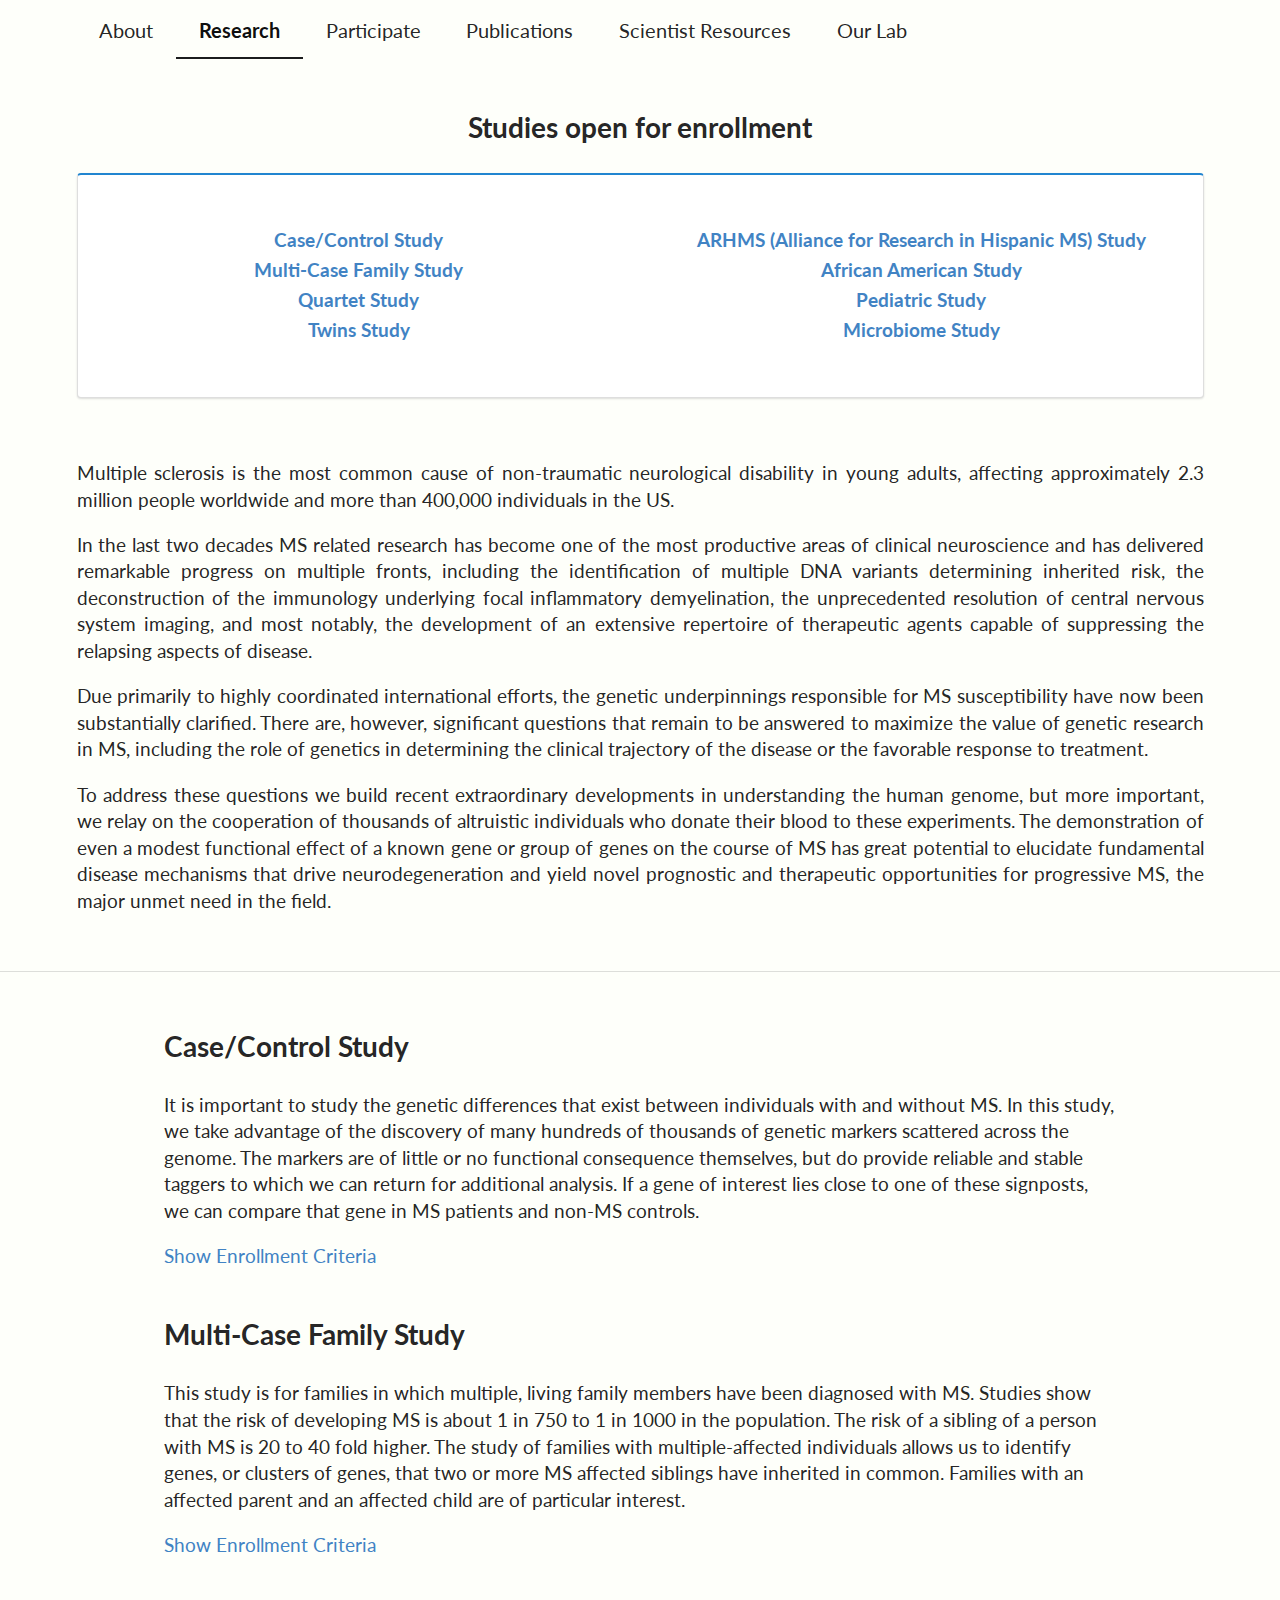
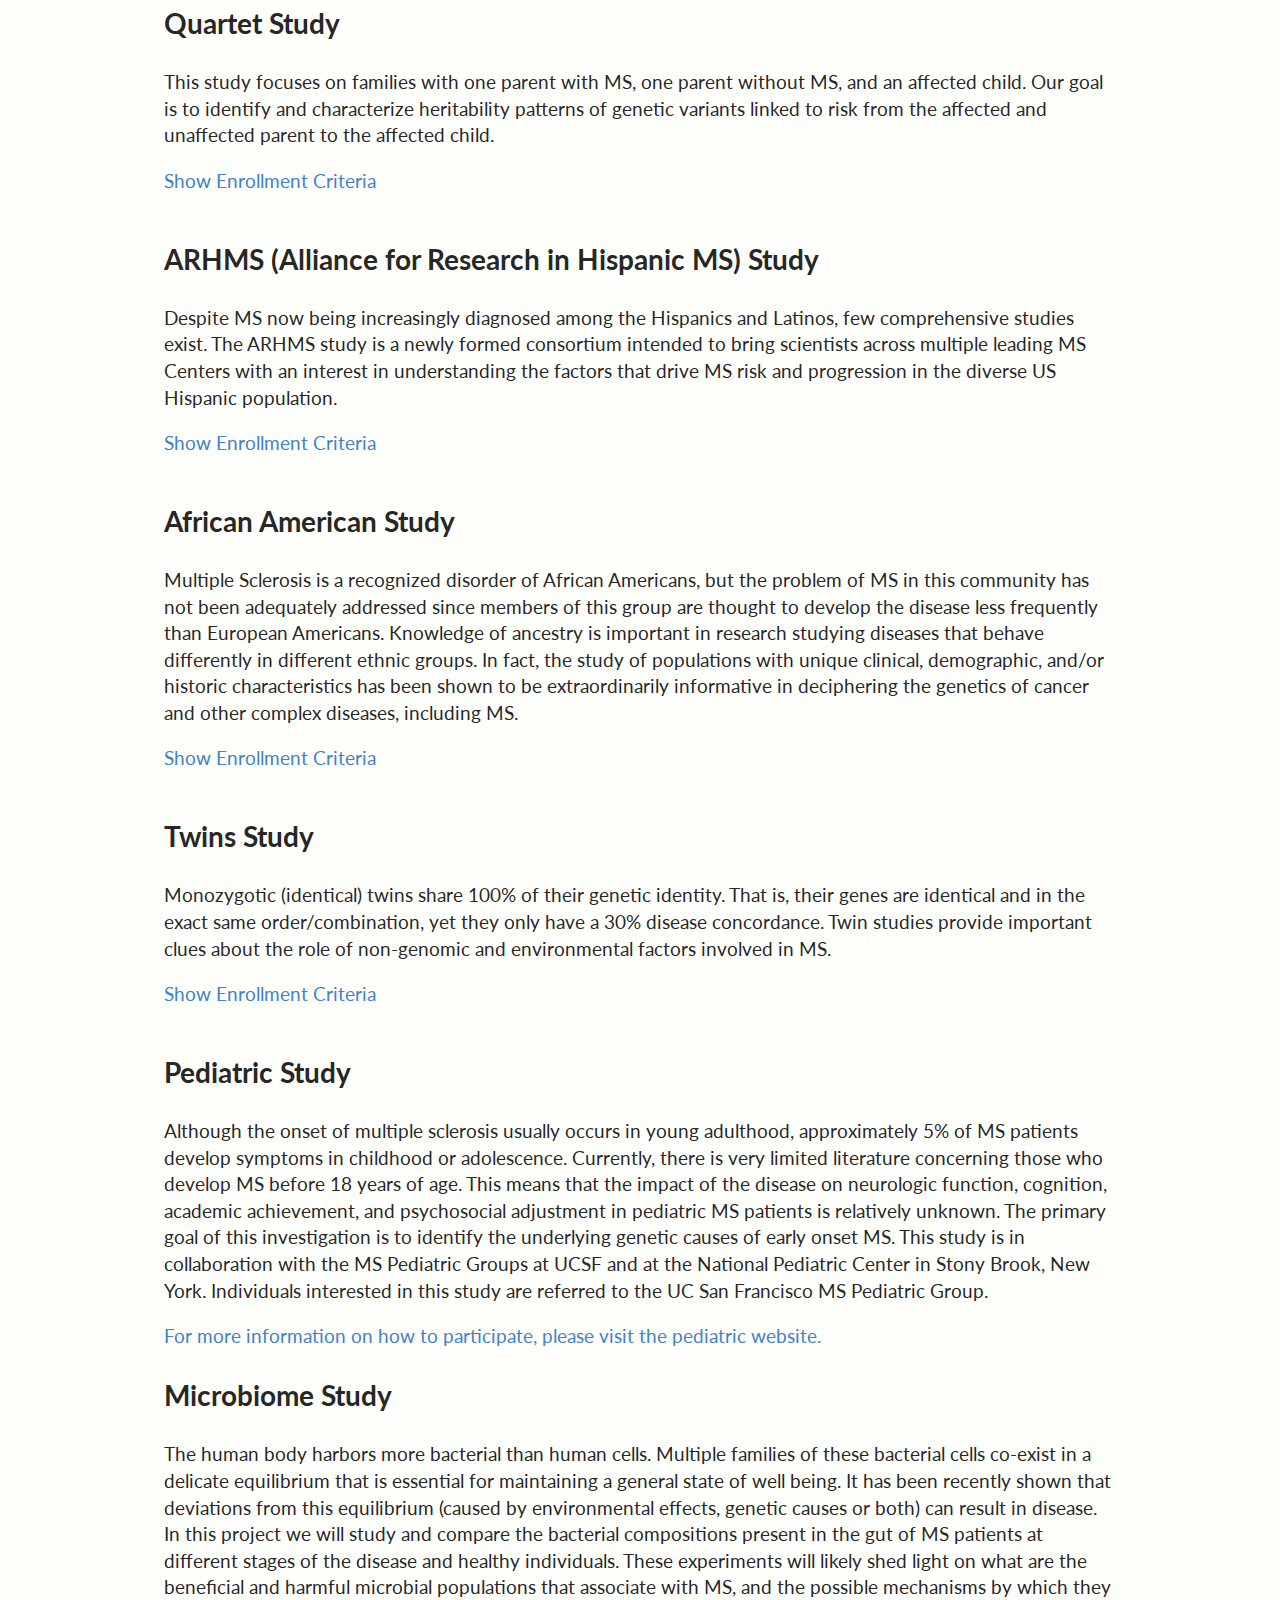
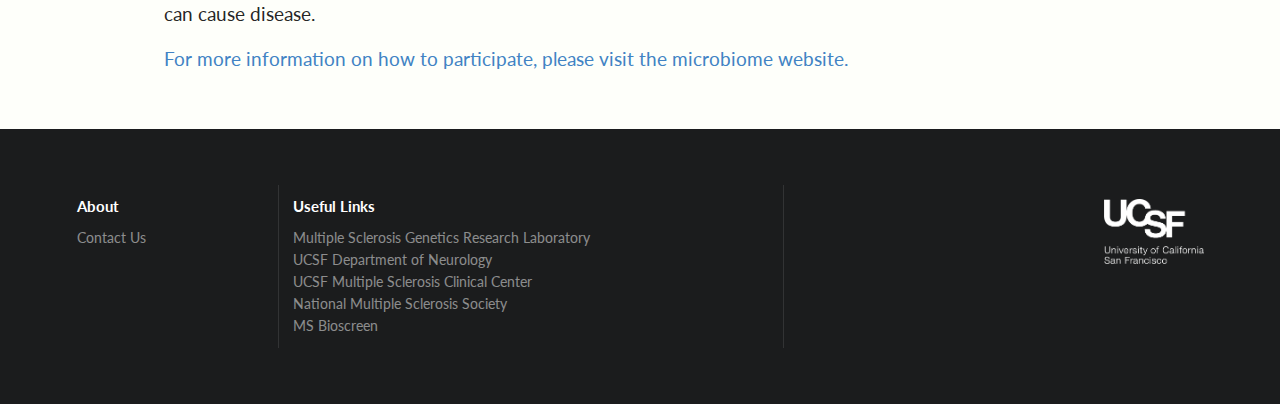
<file: research.html>
<!DOCTYPE html>
<html>
<head>
  <!-- Standard Meta -->
  <meta charset="utf-8" />
  <meta http-equiv="X-UA-Compatible" content="IE=edge,chrome=1" />
  <meta name="viewport" content="width=device-width, initial-scale=1.0, maximum-scale=1.0">

	<!-- Site Properties -->
  <title>MS Genetics</title>
  <link rel="icon" href="favicon.ico?v=2" type="image/x-icon" />

  <!-- Semantic UI -->
  <link rel="stylesheet" type="text/css" href="semantic/components/reset.css">
  <link rel="stylesheet" type="text/css" href="semantic/components/site.css">

  <link rel="stylesheet" type="text/css" href="semantic/components/container.css">
  <link rel="stylesheet" type="text/css" href="semantic/components/grid.css">
  <link rel="stylesheet" type="text/css" href="semantic/components/header.css">
  <link rel="stylesheet" type="text/css" href="semantic/components/image.css">
  <link rel="stylesheet" type="text/css" href="semantic/components/menu.css">

  <link rel="stylesheet" type="text/css" href="semantic/components/divider.css">
  <link rel="stylesheet" type="text/css" href="semantic/components/dropdown.css">
  <link rel="stylesheet" type="text/css" href="semantic/components/segment.css">
  <link rel="stylesheet" type="text/css" href="semantic/components/button.css">
  <link rel="stylesheet" type="text/css" href="semantic/components/list.css">
  <link rel="stylesheet" type="text/css" href="semantic/components/icon.css">
  <link rel="stylesheet" type="text/css" href="semantic/components/sidebar.css">
  <link rel="stylesheet" type="text/css" href="semantic/components/transition.css">
  <link rel="stylesheet" type="text/css" href="semantic/components/popup.css">
  <link rel="stylesheet" type="text/css" href="semantic/components/modal.css">
  <link rel="stylesheet" type="text/css" href="semantic/components/dimmer.css">
  <link rel="stylesheet" type="text/css" href="css/custom.css">

  <script src="https://ajax.googleapis.com/ajax/libs/jquery/1.12.0/jquery.min.js"></script>
  <script src="semantic/components/visibility.js"></script>
  <script src="semantic/components/sidebar.js"></script>
  <script src="semantic/components/transition.js"></script>
  <script src="semantic/components/popup.js"></script>
  <script src="semantic/components/modal.js"></script>
	<script src="semantic/components/dimmer.js"></script>  

	<!-- Custom -->
	<script src="js/custom.js"></script>
	<script src="js/research.js"></script>

  <!-- google analytics -->
  <script>
  (function(i,s,o,g,r,a,m){i['GoogleAnalyticsObject']=r;i[r]=i[r]||function(){
  (i[r].q=i[r].q||[]).push(arguments)},i[r].l=1*new Date();a=s.createElement(o),
  m=s.getElementsByTagName(o)[0];a.async=1;a.src=g;m.parentNode.insertBefore(a,m)
  })(window,document,'script','//www.google-analytics.com/analytics.js','ga');

  ga('create', 'UA-72792729-1', 'auto');
  ga('send', 'pageview');

</script>	
</head>
<body>

	<!-- Following Menu -->
	<div class="ui huge top fixed hidden menu following">
	  <div class="ui container">
	    <a class="item tabbed about-tab" href="index.html">About</a>
	    <a class="active item tabbed research-tab" href="research.html">Research</a>
	    <a class="item tabbed participate-tab" href="participate.html">Participate</a>
	    <a class="item tabbed publications-tab" href="publications.html">Publications</a>
<!-- 	    <a class="item tabbed newsletter-tab">Newsletter</a>
			<a class="item tabbed links-tab">Links</a>     -->
			<a class="item tabbed resources-tab" href="resources.html">Scientist Resources</a>
			<a class="item tabbed our-lab-tab" href="our_lab.html">Our Lab</a>									
	  </div>
	</div>

	<!-- Sidebar Menu -->
	<div class="ui vertical inverted sidebar menu">
    <a class="item tabbed about-tab" href="index.html">About</a>
    <a class="active item tabbed research-tab" href="research.html">Research</a>
    <a class="item tabbed participate-tab" href="participate.html">Participate</a>
    <a class="item tabbed publications-tab" href="publications.html">Publications</a>
<!--     <a class="item tabbed newsletter-tab">Newsletter</a>
		<a class="item tabbed links-tab">Links</a>    --> 
		<a class="item tabbed resources-tab" href="resources.html">Scientist Resources</a>	
		<a class="item tabbed our-lab-tab" href="our_lab.html">Our Lab</a>							
	</div>


	<!-- Page Contents -->
	<div class="pusher" style="background-color: #FEFFFA">

		<div class='content research-tab-content'>
		  <div class="ui container masthead">
	      <div class="ui huge secondary pointing menu plain-menu pointing" style=" border: none">
	        <a class="toc item">
	          <i class="sidebar icon"></i>
	        </a>
				    <a class="item tabbed about-tab" href="index.html">About</a>
				    <a class="active item tabbed research-tab" href="research.html">Research</a>
				    <a class="item tabbed participate-tab" href="participate.html">Participate</a>
				    <a class="item tabbed publications-tab" href="publications.html">Publications</a>
<!-- 				    <a class="item tabbed newsletter-tab">Newsletter</a> -->
<!-- 						<a class="item tabbed links-tab">Useful Links</a> -->    
						<a class="item tabbed resources-tab" href="resources.html">Scientist Resources</a>
						<a class="item tabbed our-lab-tab" href="our_lab.html">Our Lab</a>								
	      </div>
	    </div> 
		  <div class="ui vertical stripe segment">
		    <div class="ui middle aligned stackable grid container centered">
		      <div class="ui grid">
			      <div class='sixteen wide column'>
		      		<h1 class="ui header">Studies open for enrollment</h1>	
			      </div>
			     	<div class='sixteen wide column'>
			      	<div class='ui blue segment'>

			      	<br>
			      	<br>

			      		<div class="ui grid">
					        <div class="eight wide column">
					          <div class='ui list'>
					          	<div class="item"><h4><a class='research-link case-control' href="#case-control">Case/Control Study</a></h4></div>
					          	<div class="item"><h4><a class='research-link multi-case' href="#multi-case">Multi-Case Family Study</a></h4></div>
					          	<div class="item"><a class='research-link quartet' href="#quartet"><h4>Quartet Study</h4></a></div>
					          	<div class="item"><a class='research-link twins' href="#twins"><h4>Twins Study</h4></a></div>
					          </div>
					        </div>
					        <div class="eight wide column">
					          <div class='ui list'>
					          	<div class="item"><h4><a class='research-link arhms' href="#arhms">ARHMS (Alliance for Research in Hispanic MS) Study</a></h4></div>
					          	<div class="item"><h4><a class='research-link african' href="#african">African American Study</a></h4></div>
					          	<div class="item"><a class='research-link pediatric' href="#pediatric"><h4>Pediatric Study</h4></a></div>
					          	<div class="item"><a class='research-link microbiome' href="#microbiome"><h4>Microbiome Study</h4></a></div>
					          </div>
					        </div>
								</div>

				        <br>
				        <br>
					        
							</div>

						<br>

			      </div>
			      <div class='sixteen wide column'>
			          <p class='justify'>Multiple sclerosis is the most common cause of non-traumatic neurological disability in young adults, affecting approximately 2.3 million people worldwide and more than 400,000 individuals in the US.</p>

                <p class='justify'> In the last two decades MS related research has become one of the most productive areas of clinical neuroscience and has delivered remarkable progress on multiple fronts, including the identification of multiple DNA variants determining inherited risk, the deconstruction of the immunology underlying focal inflammatory demyelination, the unprecedented resolution of central nervous system imaging, and most notably, the development of an extensive repertoire of therapeutic agents capable of suppressing the relapsing aspects of disease.</p>

                <p class='justify'>Due primarily to highly coordinated international efforts, the genetic underpinnings responsible for MS susceptibility have now been substantially clarified. There are, however, significant questions that remain to be answered to maximize the value of genetic research in MS, including the role of genetics in determining the clinical trajectory of the disease or the favorable response to treatment.</p>

                <p class='justify'>To address these questions we build recent extraordinary developments in understanding the human genome, but more important, we relay on the cooperation of thousands of altruistic individuals who donate their blood to these experiments. The demonstration of even a modest functional effect of a known gene or group of genes on the course of MS has great potential to elucidate fundamental disease mechanisms that drive neurodegeneration and yield novel prognostic and therapeutic opportunities for progressive MS, the major unmet need in the field. 
                </p>
			      </div>			
		      </div>
		    </div>
		  </div>

		  <div class="ui vertical stripe segment">
				<div class='ui grid centered'>
					<div class='twelve wide column'>
						<h3 id='case-control'>Case/Control Study</h3>
					</div>
					<div class='twelve wide column'>
						<p>It is important to study the genetic differences that exist between individuals with and without MS. In this study, we take advantage of the discovery of many hundreds of thousands of genetic markers scattered across the genome. The markers are of little or no functional consequence themselves, but do provide reliable and stable taggers to which we can return for additional analysis. If a gene of interest lies close to one of these signposts, we can compare that gene in MS patients and non-MS controls.</p>
							
							<p> <a href="#" class='show-enrollment-case'>Show Enrollment Criteria</a></p>

							<div class="ui modal case-control">
						  	<div class="contents">
						  		<div class='sixteen wide column right aligned'>
						  			<a href="#" class='color-initial'><i class="remove icon large"></i></a>
						  		</div>							  		
					  		<div class='ui grid centered'>
					  			<div class="twelve wide column">
						  			<h1 class='center color-red'> Case/Control Study </h1>
						  			<h2> Enrollment Criteria </h2>
						    		<p>	Participation in this study will require a one-time donation of a blood sample from the individual with MS and, if available, a control. The control cannot be a family member but can be a spouse or friend. Preferably the control will be of the same ethnicity and approximately the same age as the individual with MS. This is a nationwide study; participation does not require that you live near San Francisco, CA.</p>
						    		<p><strong>PLEASE NOTE: To be eligible, controls must not have MS or a family history of any autoimmune disease</strong></p>
						    		<h4>To participate or request additional information, please complete our brief <a href="https://redcap.ucsf.edu/surveys/?s=849FYFLPA7" target="_blank">intake survey.</a></h4>
						    		<p>OR you may contact us directly:</p>
										<p>Toll Free Phone: 1-866-MS-Genes or (1-866-674-3637) </p>
										<p>Email: <a href="mailto:msdb@ucsf.edu">msdb@ucsf.edu</a></p>
									</div>
					  		</div>
					  	</div>
						</div>
					</div>	

					<div class='twelve wide column'>
						<h3 id='multi-case'>Multi-Case Family Study</h3>
					</div>
					<div class='twelve wide column'>
						<p>This study is for families in which multiple, living family members have been diagnosed with MS. Studies show that the risk of developing MS is about 1 in 750 to 1 in 1000 in the population. The risk of a sibling of a person with MS is 20 to 40 fold higher. The study of families with multiple-affected individuals allows us to identify genes, or clusters of genes, that two or more MS affected siblings have inherited in common. Families with an affected parent and an affected child are of particular interest.</p>
							
							<p> <a href="#" class='show-enrollment-multi'>Show Enrollment Criteria</a></p>

						<div class="ui modal case-multi">
					  	<div class="contents">
						  		<div class='sixteen wide column right aligned'>
						  			<a href="#" class='color-initial'><i class="remove icon large"></i></a>
						  		</div>							  		
					  		<div class='ui grid centered'>
					  			<div class="twelve wide column">
						  			<h1 class='center color-red'>Multi-Case Family Study</h1>
						  			<h2> Enrollment Criteria </h2>
						    		<p>We are asking for the donation of a blood sample from all affected siblings, unaffected siblings, and both parents. If not all of the individuals requested are able to participate, enrollment is still possible and will be discussed by phone.</p>
						    		<h4>To participate or request additional information, please complete our brief <a href="https://redcap.ucsf.edu/surveys/?s=849FYFLPA7" target="_blanK">intake survey.</a></h4>
						    		<p>OR you may contact us directly:</p>
										<p>Toll Free Phone: 1-866-MS-Genes or (1-866-674-3637) </p>
										<p>Email: <a href="mailto:msdb@ucsf.edu">msdb@ucsf.edu</a></p>
									</div>
					  		</div>
					  	</div>
						</div>
					</div>	

					<div class='twelve wide column'>
						<h3 id="quartet">Quartet Study</h3>
					</div>
					<div class='twelve wide column'>
						<p>This study focuses on families with one parent with MS, one parent without MS, and an affected child. Our goal is to identify and characterize heritability patterns of genetic variants linked to risk from the affected and unaffected parent to the affected child.</p>
							
							<p> <a href="#" class='show-enrollment-quartet'>Show Enrollment Criteria</a></p>

							<div class="ui modal case-quartet">
						  	<div class="contents">
						  		<div class='sixteen wide column right aligned'>
						  			<a href="#" class='color-initial'><i class="remove icon large"></i></a>
						  		</div>							  		
					  		<div class='ui grid centered'>
					  			<div class="twelve wide column">
						  			<h1 class='center color-red'>Quartet Study</h1>
						  			<h2> Enrollment Criteria </h2>
						    		<p>We are asking for the donation of a blood sample from the affected and unaffected parents, affected and unaffected siblings. If not all of the individuals requested are able to participate, enrollment is still possible and will be discussed by phone.</p>
						    		<h4>To participate or request additional information, please complete our brief <a href="https://redcap.ucsf.edu/surveys/?s=849FYFLPA7" target="_blanK">intake survey.</a></h4>
						    		<p>OR you may contact us directly:</p>
										<p>Toll Free Phone: 1-866-MS-Genes or (1-866-674-3637) </p>
										<p>Email: <a href="mailto:msdb@ucsf.edu">msdb@ucsf.edu</a></p>
									</div>
					  		</div>
					  	</div>
						</div>
					</div>							

					<div class='twelve wide column'>
						<h3 id="arhms">ARHMS (Alliance for Research in Hispanic MS) Study</h3>
					</div>
					<div class='twelve wide column'>
						<p>Despite MS now being increasingly diagnosed among the Hispanics and Latinos, few comprehensive studies exist. The ARHMS study is a newly formed consortium intended to bring scientists across multiple leading MS Centers with an interest in understanding the factors that drive MS risk and progression in the diverse US Hispanic population.</p>
							
						<p> <a href="#" class='show-enrollment-arhms'>Show Enrollment Criteria</a></p>

						<div class="ui modal case-arhms">
					  	<div class="contents">
						  		<div class='sixteen wide column right aligned'>
						  			<a href="#" class='color-initial'><i class="remove icon large"></i></a>
						  		</div>							  		
					  		<div class='ui grid centered'>
					  			<div class="twelve wide column">
						  			<h1 class='center color-red'>ARHMS (Alliance for Research in Hispanic MS) Study</h1>
						  			<h2> Enrollment Criteria </h2>
						    		<p>	For individuals self-identify as Hispanic, we are asking for the donation of a blood sample from the individual with MS and non-MS controls.</p>
						    		<h4>To participate or request additional information, please complete our brief <a href="https://redcap.ucsf.edu/surveys/?s=849FYFLPA7" target="_blanK">intake survey.</a></h4>
						    		<p>OR you may contact us directly:</p>
										<p>Toll Free Phone: 1-866-MS-Genes or (1-866-674-3637) </p>
										<p>Email: <a href="mailto:msdb@ucsf.edu">msdb@ucsf.edu</a></p>
									</div>
					  		</div>
					  	</div>
						</div>
					</div>					

					<div class='twelve wide column'>
						<h3 id="african">African American Study</h3>
					</div>
					<div class='twelve wide column'>
						<p>Multiple Sclerosis is a recognized disorder of African Americans, but the problem of MS in this community has not been adequately addressed since members of this group are thought to develop the disease less frequently than European Americans. Knowledge of ancestry is important in research studying diseases that behave differently in different ethnic groups. In fact, the study of populations with unique clinical, demographic, and/or historic characteristics has been shown to be extraordinarily informative in deciphering the genetics of cancer and other complex diseases, including MS.</p>
							
						<p> <a href="#" class='show-enrollment-african'>Show Enrollment Criteria</a></p>

						<div class="ui modal case-african">
					  	<div class="contents">
						  		<div class='sixteen wide column right aligned'>
						  			<a href="#" class='color-initial'><i class="remove icon large"></i></a>
						  		</div>							  		
					  		<div class='ui grid centered'>
					  			<div class="twelve wide column">
						  			<h1 class='center color-red'>	African American Study</h1>
						  			<h2> Enrollment Criteria </h2>
						    		<p>	For individuals who are African American, we are asking for the donation of a blood sample from the individual with MS and non-MS controls. It is not required, but the participation of certain family members is preferred as well.</p>
						    		<h4>To participate or request additional information, please complete our brief <a href="https://redcap.ucsf.edu/surveys/?s=849FYFLPA7" target="_blanK">intake survey.</a></h4>
						    		<p>OR you may contact us directly:</p>
										<p>Toll Free Phone: 1-866-MS-Genes or (1-866-674-3637) </p>
										<p>Email: <a href="mailto:msdb@ucsf.edu">msdb@ucsf.edu</a></p>
									</div>
					  		</div>
					  	</div>
						</div>
					</div>

					<div class='twelve wide column'>
						<h3 id="twins">Twins Study</h3>
					</div>
					<div class='twelve wide column'>
						<p>Monozygotic (identical) twins share 100% of their genetic identity. That is, their genes are identical and in the exact same order/combination, yet they only have a 30% disease concordance. Twin studies provide important clues about the role of non-genomic and environmental factors involved in MS. </p>
							
							<p> <a href="#" class='show-enrollment-twins'>Show Enrollment Criteria</a></p>

							<div class="ui modal case-twins">
						  	<div class="contents">
						  		<div class='sixteen wide column right aligned'>
						  			<a href="#" class='color-initial'><i class="remove icon large"></i></a>
						  		</div>							  		
					  		<div class='ui grid centered'>
					  			<div class="twelve wide column">
						  			<h1 class='center color-red'>Twins Study</h1>
						  			<h2> Enrollment Criteria </h2>
						    		<p>		For individuals who are monozygotic (identical) twins where at least one has MS, we are asking for blood donations from affected and unaffected twins as well as an unaffected sibling. If no unaffected sibling is available, an unaffected 1st cousin will be asked to participate instead.</p>
						    		<h4>To participate or request additional information, please complete our brief <a href="https://redcap.ucsf.edu/surveys/?s=849FYFLPA7" target="_blanK">intake survey.</a></h4>
						    		<p>OR you may contact us directly:</p>
										<p>Toll Free Phone: 1-866-MS-Genes or (1-866-674-3637) </p>
										<p>Email: <a href="mailto:msdb@ucsf.edu">msdb@ucsf.edu</a></p>
									</div>
					  		</div>
					  	</div>
						</div>
					</div>													

					<div class='twelve wide column'>
						<h3 id="pediatric">Pediatric Study</h3>
					</div>
					<div class='twelve wide column'>
						<p>Although the onset of multiple sclerosis usually occurs in young adulthood, approximately 5% of MS patients develop symptoms in childhood or adolescence. Currently, there is very limited literature concerning those who develop MS before 18 years of age. This means that the impact of the disease on neurologic function, cognition, academic achievement, and psychosocial adjustment in pediatric MS patients is relatively unknown. The primary goal of this investigation is to identify the underlying genetic causes of early onset MS. This study is in collaboration with the MS Pediatric Groups at UCSF and at the National Pediatric Center in Stony Brook, New York. Individuals interested in this study are referred to the UC San Francisco MS Pediatric Group.</p>
							<p> <a href="http://www.ucsfchildrenshospital.org/clinics/multiple_sclerosis/index.html" target="_blank">For more information on how to participate, please visit the pediatric website.</a></p>
					</div>	

					<div class='twelve wide column'>
						<h3 id='microbiome'>Microbiome Study</h3>
					</div>
					<div class='twelve wide column'>
						<p>The human body harbors more bacterial than human cells. Multiple families of these bacterial cells co-exist in a delicate equilibrium that is essential for maintaining a general state of well being. It has been recently shown that deviations from this equilibrium (caused by environmental effects, genetic causes or both) can result in disease. In this project we will study and compare the bacterial compositions present in the gut of MS patients at different stages of the disease and healthy individuals. These experiments will likely shed light on what are the beneficial and harmful microbial populations that associate with MS, and the possible mechanisms by which they can cause disease.</p>
							<p> <a href="http://imsms.org/?page_id=227" target="_blank">For more information on how to participate, please visit the microbiome website.</a></p>							
					</div>

				</div>
			</div> <!-- end of research tab -->

		</div> <!-- end of pusher -->

  <div class="ui inverted vertical footer segment">
    <div class="ui container">
      <div class="ui stackable inverted divided equal height stackable grid">
        <div class="three wide column">
          <h4 class="ui inverted header">About</h4>
          <div class="ui inverted link list">
            <a href="mailto:msdb@ucsf.edu" class='item'>Contact Us</a>
          </div>
        </div>
        <div class="seven wide column">
          <h4 class="ui inverted header">Useful Links</h4>
          <div class="ui inverted link list">
					  <a class='item' href="http://msgenes.ucsf.edu/">Multiple Sclerosis Genetics Research Laboratory</a>
					  <a class='item' href="http://neurology.ucsf.edu/">UCSF Department of Neurology</a>
					  <a class='item' href="http://multiplesclerosis.ucsf.edu/">UCSF Multiple Sclerosis Clinical Center</a>
					  <a class='item' href="http://www.nmss.org">National Multiple Sclerosis Society</a>
					  <a class='item' href="http://neurology.ucsf.edu/research/ms-bioscreen">MS Bioscreen</a>
					</div>
        </div>
        <div class="six wide column right aligned">
        <img src="images/logo.png" width="100px">
        </div>        
	    </div>
	  </div>
	</div>
</body>

</html>
</file>
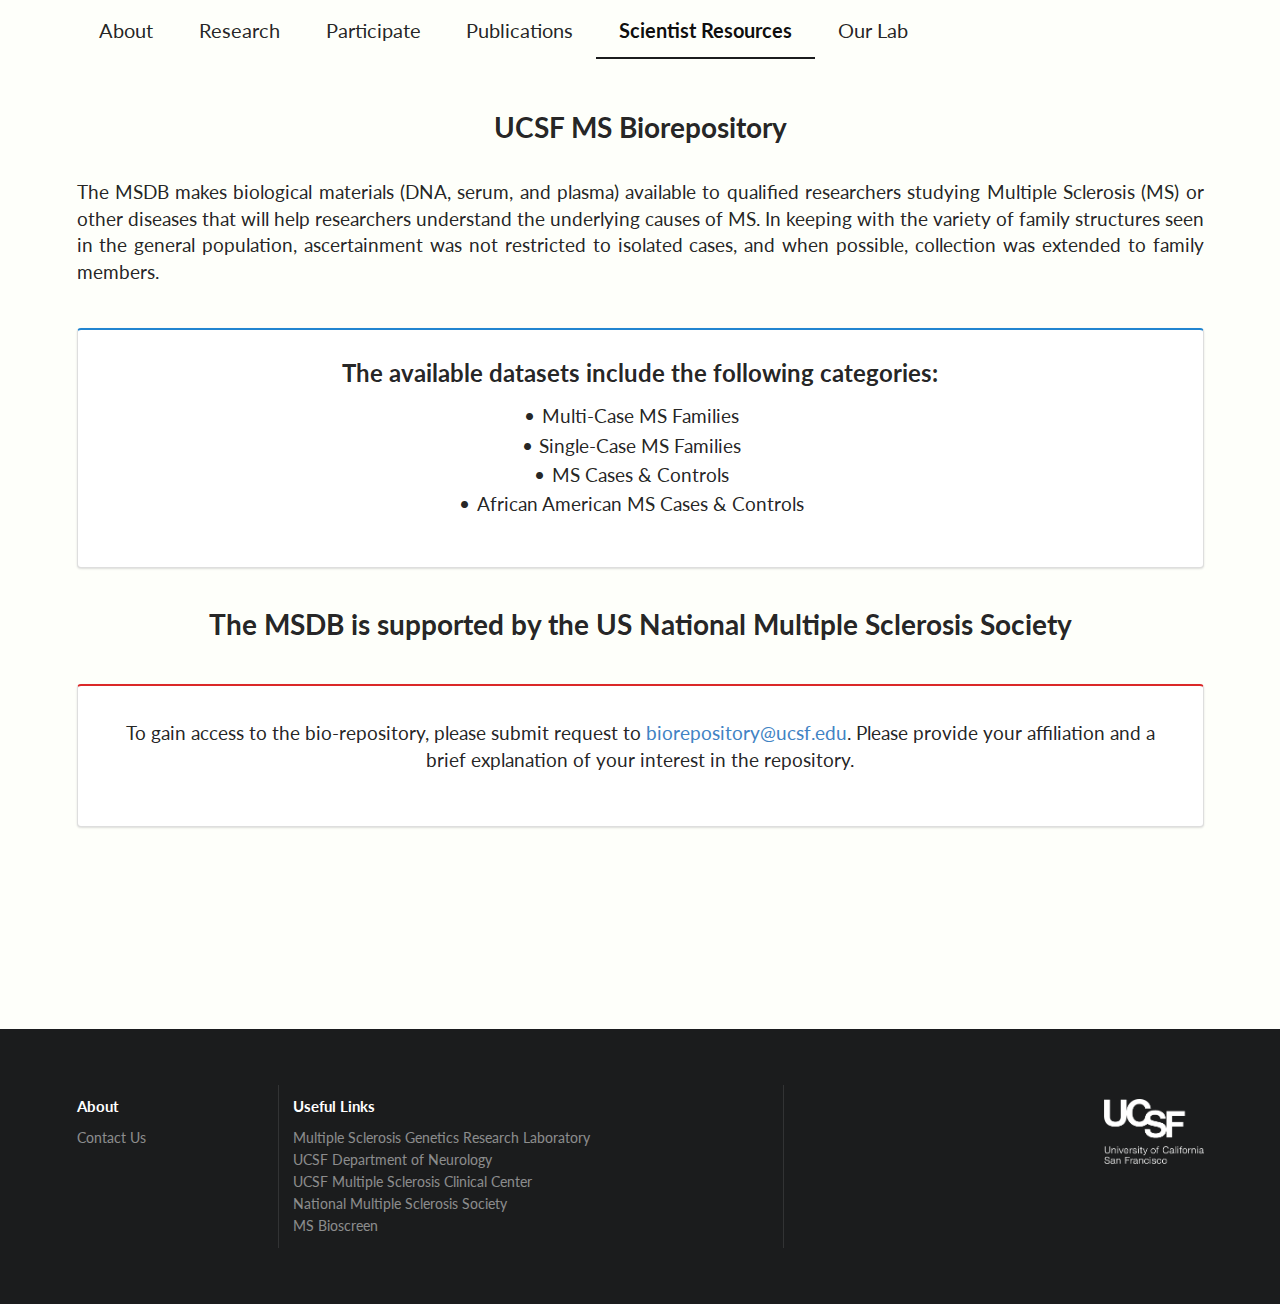
<file: resources.html>
<!DOCTYPE html>
<html>
<head>
  <!-- Standard Meta -->
  <meta charset="utf-8" />
  <meta http-equiv="X-UA-Compatible" content="IE=edge,chrome=1" />
  <meta name="viewport" content="width=device-width, initial-scale=1.0, maximum-scale=1.0">

  <!-- Site Properties -->
  <title>MS Genetics</title>
  <link rel="icon" href="favicon.ico?v=2" type="image/x-icon" />

  <!-- Semantic UI -->
  <link rel="stylesheet" type="text/css" href="semantic/components/reset.css">
  <link rel="stylesheet" type="text/css" href="semantic/components/site.css">

  <link rel="stylesheet" type="text/css" href="semantic/components/container.css">
  <link rel="stylesheet" type="text/css" href="semantic/components/grid.css">
  <link rel="stylesheet" type="text/css" href="semantic/components/header.css">
  <link rel="stylesheet" type="text/css" href="semantic/components/image.css">
  <link rel="stylesheet" type="text/css" href="semantic/components/menu.css">

  <link rel="stylesheet" type="text/css" href="semantic/components/divider.css">
  <link rel="stylesheet" type="text/css" href="semantic/components/dropdown.css">
  <link rel="stylesheet" type="text/css" href="semantic/components/segment.css">
  <link rel="stylesheet" type="text/css" href="semantic/components/button.css">
  <link rel="stylesheet" type="text/css" href="semantic/components/list.css">
  <link rel="stylesheet" type="text/css" href="semantic/components/icon.css">
  <link rel="stylesheet" type="text/css" href="semantic/components/sidebar.css">
  <link rel="stylesheet" type="text/css" href="semantic/components/transition.css">
  <link rel="stylesheet" type="text/css" href="semantic/components/popup.css">
  <link rel="stylesheet" type="text/css" href="semantic/components/modal.css">
  <link rel="stylesheet" type="text/css" href="semantic/components/dimmer.css">
  <link rel="stylesheet" type="text/css" href="css/custom.css">

  <script src="https://ajax.googleapis.com/ajax/libs/jquery/1.12.0/jquery.min.js"></script>
  <script src="semantic/components/visibility.js"></script>
  <script src="semantic/components/sidebar.js"></script>
  <script src="semantic/components/transition.js"></script>
  <script src="semantic/components/popup.js"></script>
  <script src="semantic/components/modal.js"></script>
	<script src="semantic/components/dimmer.js"></script>  

	<!-- Custom -->
  <script src="js/custom.js"></script>
  
  <!-- google analytics -->
  <script>
  (function(i,s,o,g,r,a,m){i['GoogleAnalyticsObject']=r;i[r]=i[r]||function(){
  (i[r].q=i[r].q||[]).push(arguments)},i[r].l=1*new Date();a=s.createElement(o),
  m=s.getElementsByTagName(o)[0];a.async=1;a.src=g;m.parentNode.insertBefore(a,m)
  })(window,document,'script','//www.google-analytics.com/analytics.js','ga');

  ga('create', 'UA-72792729-1', 'auto');
  ga('send', 'pageview');

</script>  
</head>
<body>

	<!-- Following Menu -->
	<div class="ui huge top fixed hidden menu following">
	  <div class="ui container">
	    <a class="item tabbed about-tab linked-resources" href="index.html">About</a>
	    <a class="item tabbed research-tab linked-resources" href="research.html">Research</a>
	    <a class="item tabbed participate-tab linked-resources" href="participate.html">Participate</a>
	    <a class="item tabbed publications-tab linked-resources" href="publications.html">Publications</a>
<!-- 	    <a class="item tabbed newsletter-tab linked-resources">Newsletter</a>
			<a class="item tabbed links-tab linked-resources">Links</a>     -->
			<a class="active item tabbed resources-tab linked-resources" href="resources.html">Scientist Resources</a>
			<a class="item tabbed our-lab-tab" href="our_lab.html">Our Lab</a>						
	  </div>
	</div>

	<!-- Sidebar Menu -->
	<div class="ui vertical inverted sidebar menu">
    <a class="item tabbed about-tab linked-resources" href="index.html">About</a>
    <a class="item tabbed research-tab linked-resources" href="research.html">Research</a>
    <a class="item tabbed participate-tab linked-resources" href="participate.html">Participate</a>
    <a class="item tabbed publications-tab linked-resources" href='publications.html'>Publications</a>
<!--     <a class="item tabbed newsletter-tab linked-resources">Newsletter</a>
		<a class="item tabbed links-tab linked-resources">Links</a>    --> 
		<a class="active item tabbed resources-tab linked-resources" href='resources.html'>Scientist Resources</a>		
		<a class="item tabbed our-lab-tab" href="our_lab.html">Our Lab</a>									
	</div>


	<!-- Page Contents -->
	<div class="pusher" style="background-color: #FEFFFA">

		<div class='content resources-tab linked-resources-content'>
		  <div class="ui container">
	      <div class="ui huge secondary pointing menu plain-menu" style="border: none">
	        <a class="toc item">
	          <i class="sidebar icon"></i>
	        </a>
			    <a class="item tabbed about-tab linked-resources" href="index.html">About</a>
			    <a class="item tabbed research-tab linked-resources" href="research.html">Research</a>
			    <a class="item tabbed participate-tab linked-resources" href="participate.html">Participate</a>
			    <a class="item tabbed publications-tab linked-resources" href="publications.html">Publications</a>
<!-- 				    <a class="item tabbed newsletter-tab linked-resources">Newsletter</a> -->
<!-- 						<a class="item tabbed links-tab linked-resources">Useful Links</a> -->    
					<a class="active item tabbed resources-tab linked-resources" href="resources.html">Scientist Resources</a>	
					<a class="item tabbed our-lab-tab" href="our_lab.html">Our Lab</a>										
	      </div>
	    </div>

		  <div class="ui vertical stripe">
		    <div class="ui middle aligned stackable grid container centered">
		      <div class="ui grid">
			      <div class='sixteen wide column'>
		      		<h1 class="ui header">UCSF MS Biorepository</h1>
		      		<br>
		      		<p class='justify'>The MSDB makes biological materials (DNA, serum, and plasma) available to qualified researchers studying Multiple Sclerosis (MS) or other diseases that will help researchers understand the underlying causes of MS. In keeping with the variety of family structures seen in the general population, ascertainment was not restricted to isolated cases, and when possible, collection was extended to family members.</p>	
			      </div>
					  <div class='sixteen wide column'>
							<div class="ui grid blue segment">
		      			<div class="ui bulleted list sixteen wide column centered">
			      				<h2>The available datasets include the following categories:</h2>	
									  <div class="item">Multi-Case MS Families</div>
									  <div class="item">Single-Case MS Families</div>
									  <div class="item">MS Cases & Controls</div>
									  <div class="item">African American MS Cases & Controls</div>
								  	<br>
								</div>					    	
						  </div>
			      </div>			      

		      </div>
		    </div>
		    <div class="ui middle aligned stackable grid container centered">
		      <div class="ui grid">
			      <div class='sixteen wide column'>
		      		<h1 class="ui header">The MSDB is supported by the US National Multiple Sclerosis Society </h1>
			      </div>
					  <div class='sixteen wide column margin-bottom'>
							<div class="ui grid red segment">
								<br>		
					    	<p>To gain access to the bio-repository, please submit request to <a href="mailto:biorepository@ucsf.edu?subject=MSDB access request">biorepository@ucsf.edu</a>. Please provide your affiliation and a brief explanation of your interest in the repository.</p>
					  		<br>		
					    </div>
					  </div>
		    </div>
		  </div>		  
		</div> <!-- end of resources tab -->			

		<br>		




	</div> <!-- end of pusher -->


  <div class="ui inverted vertical footer segment">
    <div class="ui container">
      <div class="ui stackable inverted divided equal height stackable grid">
        <div class="three wide column">
          <h4 class="ui inverted header">About</h4>
          <div class="ui inverted link list">
            <a href="mailto:msdb@ucsf.edu" class='item'>Contact Us</a>
          </div>
        </div>
        <div class="seven wide column">
          <h4 class="ui inverted header">Useful Links</h4>
          <div class="ui inverted link list">
					  <a class='item' href="http://msgenes.ucsf.edu/">Multiple Sclerosis Genetics Research Laboratory</a>
					  <a class='item' href="http://neurology.ucsf.edu/">UCSF Department of Neurology</a>
					  <a class='item' href="http://multiplesclerosis.ucsf.edu/">UCSF Multiple Sclerosis Clinical Center</a>
					  <a class='item' href="http://www.nmss.org">National Multiple Sclerosis Society</a>
					  <a class='item' href="http://neurology.ucsf.edu/research/ms-bioscreen">MS Bioscreen</a>
					</div>
        </div>
        <div class="six wide column right aligned">
        <img src="images/logo.png" width="100px">
        </div>        
	    </div>
	  </div>
	</div>
</body>

</html>
</file>
<file: css/custom.css>
.justify{
  text-align: justify;
}
.center{
  text-align: center;
}
.right{
  text-align: right;
}
.pusher{
  background-color: #FEFFFA !important;
}
.hidden.menu {
  display: none;
}
.masthead.segment {
  min-height: 500px;
  padding: 1em 0em;
}
.masthead .logo.item img {
  margin-right: 1em;
}
.masthead .ui.menu .ui.button {
  margin-left: 0.5em;
}
.masthead h1.ui.header {
  margin-top: 1.0em;
  margin-bottom: 0em;
  font-size: 4em;
  font-weight: normal;
}
.masthead h2 {
  font-size: 1.7em;
  font-weight: normal;
}
.ui.vertical.stripe {
  padding: 4em 0em;
}
.ui.vertical.stripe h3 {
  font-size: 2em;
}
.ui.vertical.stripe .button + h3,
.ui.vertical.stripe p + h3 {
  margin-top: 3em;
}
.ui.vertical.stripe .floated.image {
  clear: both;
}
.ui.vertical.stripe p {
  font-size: 1.33em;
}
.ui.vertical.stripe .horizontal.divider {
  margin: 3em 0em;
}
.quote.stripe.segment {
  padding: 0em;
}
.quote.stripe.segment .grid .column {
  padding-top: 5em;
  padding-bottom: 5em;
}
.footer.segment {
  padding: 5em 0em;
}
.secondary.pointing.menu .toc.item {
  display: none;
}
.bulleted .item, h4{
  font-size: 1.33em;
}
.one-point-two-five{
  font-size: 1.25em;
}
.margin-bottom{
  margin-bottom: 8em !important;
}
.color-red{
  color: #db2828;
}
.color-initial, .color-initial:hover{
  color: initial;
}
.pgwSlideshow{
  margin-top:1em;
}
.modal {
  padding: 20px;
}

@media only screen and (max-width: 700px) {
  .ui.fixed.menu {
    display: none !important;
  }
  .secondary.pointing.menu .item,
  .secondary.pointing.menu .menu {
    display: none;
  }
  .secondary.pointing.menu .toc.item {
    display: block;
  }
  .masthead.segment {
    min-height: 350px;
  }
  .masthead h1.ui.header {
    font-size: 2em;
    margin-top: 1.5em;
  }
  .masthead h2 {
    margin-top: 0.5em;
    font-size: 1.5em;
  }
}
</file>
<file: semantic/components/site.css>
/*!
 * # Semantic UI 2.0.0 - Site
 * http://github.com/semantic-org/semantic-ui/
 *
 *
 * Copyright 2015 Contributors
 * Released under the MIT license
 * http://opensource.org/licenses/MIT
 *
 */


/*******************************
             Page
*******************************/

@import url('https://fonts.googleapis.com/css?family=Lato:400,700,400italic,700italic&subset=latin');
html,
body {
  height: 100%;
}
html {
  font-size: 14px;
}
body {
  margin: 0px;
  padding: 0px;
  overflow-x: hidden;
  min-width: 320px;
  background: #ffffff;
  font-family: 'Lato', 'Helvetica Neue', Arial, Helvetica, sans-serif;
  font-size: 14px;
  line-height: 1.4285em;
  color: rgba(0, 0, 0, 0.87);
  font-smoothing: antialiased;
}


/*******************************
             Headers
*******************************/

h1,
h2,
h3,
h4,
h5 {
  font-family: 'Lato', 'Helvetica Neue', Arial, Helvetica, sans-serif;
  line-height: 1.2857em;
  margin: calc(2rem -  0.14285em ) 0em 1rem;
  font-weight: bold;
  padding: 0em;
}
h1 {
  min-height: 1rem;
  font-size: 2rem;
}
h2 {
  font-size: 1.714rem;
}
h3 {
  font-size: 1.28rem;
}
h4 {
  font-size: 1.071rem;
}
h5 {
  font-size: 1rem;
}
h1:first-child,
h2:first-child,
h3:first-child,
h4:first-child,
h5:first-child {
  margin-top: 0em;
}
h1:last-child,
h2:last-child,
h3:last-child,
h4:last-child,
h5:last-child {
  margin-bottom: 0em;
}


/*******************************
             Text
*******************************/

p {
  margin: 0em 0em 1em;
  line-height: 1.4285em;
}
p:first-child {
  margin-top: 0em;
}
p:last-child {
  margin-bottom: 0em;
}

/*-------------------
        Links
--------------------*/

a {
  color: #4183c4;
  text-decoration: none;
}
a:hover {
  color: #1e70bf;
  text-decoration: none;
}


/*******************************
          Highlighting
*******************************/


/* Site */
::-webkit-selection {
  background-color: #cce2ff;
  color: rgba(0, 0, 0, 0.87);
}
::-moz-selection {
  background-color: #cce2ff;
  color: rgba(0, 0, 0, 0.87);
}
::selection {
  background-color: #cce2ff;
  color: rgba(0, 0, 0, 0.87);
}

/* Form */
textarea::-webkit-selection,
input::-webkit-selection {
  background-color: rgba(100, 100, 100, 0.4);
  color: rgba(0, 0, 0, 0.87);
}
textarea::-moz-selection,
input::-moz-selection {
  background-color: rgba(100, 100, 100, 0.4);
  color: rgba(0, 0, 0, 0.87);
}
textarea::selection,
input::selection {
  background-color: rgba(100, 100, 100, 0.4);
  color: rgba(0, 0, 0, 0.87);
}


/*******************************
        Global Overrides
*******************************/



/*******************************
         Site Overrides
*******************************/
</file>
<file: semantic/components/container.css>
/*!
 * # Semantic UI 2.0.0 - Container
 * http://github.com/semantic-org/semantic-ui/
 *
 *
 * Copyright 2015 Contributors
 * Released under the MIT license
 * http://opensource.org/licenses/MIT
 *
 */


/*******************************
            Container
*******************************/


/* All Sizes */
.ui.container {
  display: block;
  max-width: 100% !important;
}

/* Mobile */
@media only screen and (max-width: 767px) {
  .ui.container {
    width: auto;
    margin-left: 1em !important;
    margin-right: 1em !important;
  }
  .ui.grid.container {
    width: auto !important;
  }
}

/* Tablet */
@media only screen and (min-width: 768px) and (max-width: 991px) {
  .ui.container {
    width: 723px;
    margin-left: auto !important;
    margin-right: auto !important;
  }
  .ui.grid.container {
    width: calc( 723px  +  2em ) !important;
  }
}

/* Small Monitor */
@media only screen and (min-width: 992px) and (max-width: 1199px) {
  .ui.container {
    width: 933px;
    margin-left: auto !important;
    margin-right: auto !important;
  }
  .ui.grid.container {
    width: calc( 933px  +  2em ) !important;
  }
}

/* Large Monitor */
@media only screen and (min-width: 1200px) {
  .ui.container {
    width: 1127px;
    margin-left: auto !important;
    margin-right: auto !important;
  }
  .ui.grid.container {
    width: calc( 1127px  +  2em ) !important;
  }
}


/*******************************
             Types
*******************************/


/* Text Container */
.ui.text.container {
  font-family: 'Lato', 'Helvetica Neue', Arial, Helvetica, sans-serif;
  max-width: 700px !important;
  line-height: 1.5;
}
.ui.text.container {
  font-size: 1.14285714rem;
}

/* Fluid */
.ui.fluid.container {
  width: 100%;
}


/*******************************
           Variations
*******************************/

.ui[class*="left aligned"].container {
  text-align: left;
}
.ui[class*="center aligned"].container {
  text-align: center;
}
.ui[class*="right aligned"].container {
  text-align: right;
}
.ui.justified.container {
  text-align: justify;
  -webkit-hyphens: auto;
     -moz-hyphens: auto;
      -ms-hyphens: auto;
          hyphens: auto;
}


/*******************************
         Theme Overrides
*******************************/



/*******************************
         Site Overrides
*******************************/
</file>
<file: semantic/components/header.css>
/*!
 * # Semantic UI 2.0.0 - Header
 * http://github.com/semantic-org/semantic-ui/
 *
 *
 * Copyright 2015 Contributors
 * Released under the MIT license
 * http://opensource.org/licenses/MIT
 *
 */


/*******************************
            Header
*******************************/


/* Standard */
.ui.header {
  border: none;
  margin: calc(2rem -  0.14285em ) 0em 1rem;
  padding: 0em 0em;
  font-family: 'Lato', 'Helvetica Neue', Arial, Helvetica, sans-serif;
  font-weight: bold;
  line-height: 1.2857em;
  text-transform: none;
  color: rgba(0, 0, 0, 0.87);
}
.ui.header:first-child {
  margin-top: -0.14285em;
}
.ui.header:last-child {
  margin-bottom: 0em;
}

/*--------------
   Sub Header
---------------*/

.ui.header .sub.header {
  font-weight: normal;
  padding: 0em;
  margin: 0em;
  font-size: 1rem;
  line-height: 1.2em;
  color: rgba(0, 0, 0, 0.6);
}

/*--------------
      Icon
---------------*/

.ui.header > .icon {
  display: table-cell;
  opacity: 1;
  font-size: 1.5em;
  padding-top: 0.14285em;
  vertical-align: middle;
}

/* With Text Node */
.ui.header .icon:only-child {
  display: inline-block;
  padding: 0em;
  margin-right: 0.75rem;
}

/*-------------------
        Image
--------------------*/

.ui.header > .image,
.ui.header > img {
  display: inline-block;
  margin-top: 0.14285em;
  width: 2.5em;
  height: auto;
  vertical-align: middle;
}
.ui.header > .image:only-child,
.ui.header > img:only-child {
  margin-right: 0.75rem;
}

/*--------------
     Content
---------------*/

.ui.header .content {
  display: inline-block;
  vertical-align: top;
}

/* After Image */
.ui.header > img + .content,
.ui.header > .image + .content {
  padding-left: 0.75rem;
  vertical-align: middle;
}

/* After Icon */
.ui.header > .icon + .content {
  padding-left: 0.75rem;
  display: table-cell;
  vertical-align: middle;
}

/*--------------
 Loose Coupling
---------------*/

.ui.header .ui.label {
  font-size: '';
  margin-left: 0.5rem;
  vertical-align: middle;
}

/* Positioning */
.ui.header + p {
  margin-top: 0em;
}


/*******************************
            Types
*******************************/


/*--------------
     Page
---------------*/

h1.ui.header {
  font-size: 2rem;
}
h2.ui.header {
  font-size: 1.714rem;
}
h3.ui.header {
  font-size: 1.28rem;
}
h4.ui.header {
  font-size: 1.071rem;
}
h5.ui.header {
  font-size: 1rem;
}

/* Sub Header */
h1.ui.header .sub.header {
  font-size: 1.14285714rem;
}
h2.ui.header .sub.header {
  font-size: 1.14285714rem;
}
h3.ui.header .sub.header {
  font-size: 1rem;
}
h4.ui.header .sub.header {
  font-size: 1rem;
}
h5.ui.header .sub.header {
  font-size: 0.92857143rem;
}

/*--------------
 Content Heading
---------------*/

.ui.huge.header {
  min-height: 1em;
  font-size: 2em;
}
.ui.large.header {
  font-size: 1.714em;
}
.ui.medium.header {
  font-size: 1.28em;
}
.ui.small.header {
  font-size: 1.071em;
}
.ui.tiny.header {
  font-size: 1em;
}

/* Sub Header */
.ui.huge.header .sub.header {
  font-size: 1.14285714rem;
}
.ui.large.header .sub.header {
  font-size: 1.14285714rem;
}
.ui.header .sub.header {
  font-size: 1rem;
}
.ui.small.header .sub.header {
  font-size: 1rem;
}
.ui.tiny.header .sub.header {
  font-size: 0.92857143rem;
}

/*--------------
   Sub Heading
---------------*/

.ui.sub.header {
  padding: 0em;
  margin-bottom: 0.14285714rem;
  font-weight: bold;
  font-size: 0.85714286em;
  text-transform: uppercase;
  color: '';
}
.ui.small.sub.header {
  font-size: 0.71428571em;
}
.ui.sub.header {
  font-size: 0.85714286em;
}
.ui.large.sub.header {
  font-size: 0.92857143em;
}
.ui.huge.sub.header {
  font-size: 1em;
}

/*-------------------
        Icon
--------------------*/

.ui.icon.header {
  display: inline-block;
  text-align: center;
  margin: 2rem 0em 1rem;
}
.ui.icon.header:after {
  content: '';
  display: block;
  height: 0px;
  clear: both;
  visibility: hidden;
}
.ui.icon.header:first-child {
  margin-top: 0em;
}
.ui.icon.header .icon {
  float: none;
  display: block;
  width: auto;
  height: auto;
  line-height: 1;
  padding: 0em;
  font-size: 3em;
  margin: 0em auto 0.5rem;
  opacity: 1;
}
.ui.icon.header .content {
  display: block;
}
.ui.icon.header .circular.icon {
  font-size: 2em;
}
.ui.icon.header .square.icon {
  font-size: 2em;
}
.ui.block.icon.header .icon {
  margin-bottom: 0em;
}
.ui.icon.header.aligned {
  margin-left: auto;
  margin-right: auto;
  display: block;
}


/*******************************
            States
*******************************/

.ui.disabled.header {
  opacity: 0.45;
}


/*******************************
           Variations
*******************************/


/*-------------------
      Inverted
--------------------*/

.ui.inverted.header {
  color: #ffffff;
}
.ui.inverted.header .sub.header {
  color: rgba(255, 255, 255, 0.8);
}
.ui.inverted.attached.header {
  background: #545454 -webkit-linear-gradient(transparent, rgba(0, 0, 0, 0.05));
  background: #545454 linear-gradient(transparent, rgba(0, 0, 0, 0.05));
  box-shadow: none;
  border-color: transparent;
}
.ui.inverted.block.header {
  background: #545454 -webkit-linear-gradient(transparent, rgba(0, 0, 0, 0.05));
  background: #545454 linear-gradient(transparent, rgba(0, 0, 0, 0.05));
  box-shadow: none;
}
.ui.inverted.block.header {
  border-bottom: none;
}

/*-------------------
       Colors
--------------------*/


/*--- Red ---*/

.ui.red.header {
  color: #db2828 !important;
}
a.ui.red.header:hover {
  color: #d01919 !important;
}
.ui.red.dividing.header {
  border-bottom: 2px solid #db2828;
}

/* Inverted */
.ui.inverted.red.header {
  color: #ff695e !important;
}
a.ui.inverted.red.header:hover {
  color: #ff5144 !important;
}

/*--- Orange ---*/

.ui.orange.header {
  color: #f2711c !important;
}
a.ui.orange.header:hover {
  color: #f26202 !important;
}
.ui.orange.dividing.header {
  border-bottom: 2px solid #f2711c;
}

/* Inverted */
.ui.inverted.orange.header {
  color: #ff851b !important;
}
a.ui.inverted.orange.header:hover {
  color: #ff7701 !important;
}

/*--- Olive ---*/

.ui.olive.header {
  color: #b5cc18 !important;
}
a.ui.olive.header:hover {
  color: #a7bd0d !important;
}
.ui.olive.dividing.header {
  border-bottom: 2px solid #b5cc18;
}

/* Inverted */
.ui.inverted.olive.header {
  color: #d9e778 !important;
}
a.ui.inverted.olive.header:hover {
  color: #d8ea5c !important;
}

/*--- Yellow ---*/

.ui.yellow.header {
  color: #fbbd08 !important;
}
a.ui.yellow.header:hover {
  color: #eaae00 !important;
}
.ui.yellow.dividing.header {
  border-bottom: 2px solid #fbbd08;
}

/* Inverted */
.ui.inverted.yellow.header {
  color: #ffe21f !important;
}
a.ui.inverted.yellow.header:hover {
  color: #ffdf05 !important;
}

/*--- Green ---*/

.ui.green.header {
  color: #21ba45 !important;
}
a.ui.green.header:hover {
  color: #16ab39 !important;
}
.ui.green.dividing.header {
  border-bottom: 2px solid #21ba45;
}

/* Inverted */
.ui.inverted.green.header {
  color: #2ecc40 !important;
}
a.ui.inverted.green.header:hover {
  color: #22be34 !important;
}

/*--- Teal ---*/

.ui.teal.header {
  color: #00b5ad !important;
}
a.ui.teal.header:hover {
  color: #009c95 !important;
}
.ui.teal.dividing.header {
  border-bottom: 2px solid #00b5ad;
}

/* Inverted */
.ui.inverted.teal.header {
  color: #6dffff !important;
}
a.ui.inverted.teal.header:hover {
  color: #54ffff !important;
}

/*--- Blue ---*/

.ui.blue.header {
  color: #2185d0 !important;
}
a.ui.blue.header:hover {
  color: #1678c2 !important;
}
.ui.blue.dividing.header {
  border-bottom: 2px solid #2185d0;
}

/* Inverted */
.ui.inverted.blue.header {
  color: #54c8ff !important;
}
a.ui.inverted.blue.header:hover {
  color: #3ac0ff !important;
}

/*--- Violet ---*/

.ui.violet.header {
  color: #6435c9 !important;
}
a.ui.violet.header:hover {
  color: #5829bb !important;
}
.ui.violet.dividing.header {
  border-bottom: 2px solid #6435c9;
}

/* Inverted */
.ui.inverted.violet.header {
  color: #a291fb !important;
}
a.ui.inverted.violet.header:hover {
  color: #8a73ff !important;
}

/*--- Purple ---*/

.ui.purple.header {
  color: #a333c8 !important;
}
a.ui.purple.header:hover {
  color: #9627ba !important;
}
.ui.purple.dividing.header {
  border-bottom: 2px solid #a333c8;
}

/* Inverted */
.ui.inverted.purple.header {
  color: #dc73ff !important;
}
a.ui.inverted.purple.header:hover {
  color: #d65aff !important;
}

/*--- Pink ---*/

.ui.pink.header {
  color: #e03997 !important;
}
a.ui.pink.header:hover {
  color: #e61a8d !important;
}
.ui.pink.dividing.header {
  border-bottom: 2px solid #e03997;
}

/* Inverted */
.ui.inverted.pink.header {
  color: #ff8edf !important;
}
a.ui.inverted.pink.header:hover {
  color: #ff74d8 !important;
}

/*--- Brown ---*/

.ui.brown.header {
  color: #a5673f !important;
}
a.ui.brown.header:hover {
  color: #975b33 !important;
}
.ui.brown.dividing.header {
  border-bottom: 2px solid #a5673f;
}

/* Inverted */
.ui.inverted.brown.header {
  color: #d67c1c !important;
}
a.ui.inverted.brown.header:hover {
  color: #c86f11 !important;
}

/*--- Grey ---*/

.ui.grey.header {
  color: #767676 !important;
}
a.ui.grey.header:hover {
  color: #838383 !important;
}
.ui.grey.dividing.header {
  border-bottom: 2px solid #767676;
}

/* Inverted */
.ui.inverted.grey.header {
  color: #dcddde !important;
}
a.ui.inverted.grey.header:hover {
  color: #cfd0d2 !important;
}

/*-------------------
       Aligned
--------------------*/

.ui.left.aligned.header {
  text-align: left;
}
.ui.right.aligned.header {
  text-align: right;
}
.ui.centered.header,
.ui.center.aligned.header {
  text-align: center;
}
.ui.justified.header {
  text-align: justify;
}
.ui.justified.header:after {
  display: inline-block;
  content: '';
  width: 100%;
}

/*-------------------
       Floated
--------------------*/

.ui.floated.header,
.ui[class*="left floated"].header {
  float: left;
  margin-top: 0em;
  margin-right: 0.5em;
}
.ui[class*="right floated"].header {
  float: right;
  margin-top: 0em;
  margin-left: 0.5em;
}

/*-------------------
       Fittted
--------------------*/

.ui.fitted.header {
  padding: 0em;
}

/*-------------------
      Dividing
--------------------*/

.ui.dividing.header {
  padding-bottom: 0.21428571rem;
  border-bottom: 1px solid rgba(34, 36, 38, 0.15);
}
.ui.dividing.header .sub.header {
  padding-bottom: 0.21428571rem;
}
.ui.dividing.header .icon {
  margin-bottom: 0em;
}
.ui.inverted.dividing.header {
  border-bottom-color: rgba(255, 255, 255, 0.1);
}

/*-------------------
        Block
--------------------*/

.ui.block.header {
  background: #f3f4f5;
  padding: 0.71428571rem 1rem;
  box-shadow: none;
  border: 1px solid #d4d4d5;
  border-radius: 0.28571429rem;
}
.ui.tiny.block.header {
  font-size: 0.85714286rem;
}
.ui.small.block.header {
  font-size: 0.92857143rem;
}
.ui.block.header:not(h1):not(h2):not(h3):not(h4):not(h5):not(h6) {
  font-size: 1rem;
}
.ui.large.block.header {
  font-size: 1.14285714rem;
}
.ui.huge.block.header {
  font-size: 1.42857143rem;
}

/*-------------------
       Attached
--------------------*/

.ui.attached.header {
  background: #ffffff;
  padding: 0.71428571rem 1rem;
  margin-left: -1px;
  margin-right: -1px;
  box-shadow: none;
  border: 1px solid #d4d4d5;
}
.ui.attached.block.header {
  background: #f3f4f5;
}
.ui.attached:not(.top):not(.bottom).header {
  margin-top: 0em;
  margin-bottom: 0em;
  border-top: none;
  border-bottom: none;
  border-radius: 0em;
}
.ui.top.attached.header {
  margin-bottom: 0em;
  border-bottom: none;
  border-radius: 0.28571429rem 0.28571429rem 0em 0em;
}
.ui.bottom.attached.header {
  margin-top: 0em;
  border-top: none;
  border-radius: 0em 0em 0.28571429rem 0.28571429rem;
}

/* Attached Sizes */
.ui.tiny.attached.header {
  font-size: 0.85714286em;
}
.ui.small.attached.header {
  font-size: 0.92857143em;
}
.ui.attached.header:not(h1):not(h2):not(h3):not(h4):not(h5):not(h6) {
  font-size: 1em;
}
.ui.large.attached.header {
  font-size: 1.14285714em;
}
.ui.huge.attached.header {
  font-size: 1.42857143em;
}

/*-------------------
        Sizing
--------------------*/

.ui.header:not(h1):not(h2):not(h3):not(h4):not(h5):not(h6) {
  font-size: 1.28em;
}


/*******************************
         Theme Overrides
*******************************/



/*******************************
         Site Overrides
*******************************/
</file>
<file: semantic/components/image.css>
/*!
 * # Semantic UI 2.0.0 - Image
 * http://github.com/semantic-org/semantic-ui/
 *
 *
 * Copyright 2015 Contributors
 * Released under the MIT license
 * http://opensource.org/licenses/MIT
 *
 */


/*******************************
             Image
*******************************/

.ui.image {
  position: relative;
  display: inline-block;
  vertical-align: middle;
  max-width: 100%;
  background-color: transparent;
}
img.ui.image {
  display: block;
}
.ui.image svg,
.ui.image img {
  display: block;
  max-width: 100%;
  height: auto;
}


/*******************************
            States
*******************************/

.ui.hidden.images,
.ui.hidden.image {
  display: none;
}
.ui.disabled.images,
.ui.disabled.image {
  cursor: default;
  opacity: 0.45;
}


/*******************************
          Variations
*******************************/


/*--------------
     Inline
---------------*/

.ui.inline.image,
.ui.inline.image svg,
.ui.inline.image img {
  display: inline-block;
}

/*------------------
  Vertical Aligned
-------------------*/

.ui.top.aligned.images .image,
.ui.top.aligned.image,
.ui.top.aligned.image svg,
.ui.top.aligned.image img {
  display: inline-block;
  vertical-align: top;
}
.ui.middle.aligned.images .image,
.ui.middle.aligned.image,
.ui.middle.aligned.image svg,
.ui.middle.aligned.image img {
  display: inline-block;
  vertical-align: middle;
}
.ui.bottom.aligned.images .image,
.ui.bottom.aligned.image,
.ui.bottom.aligned.image svg,
.ui.bottom.aligned.image img {
  display: inline-block;
  vertical-align: bottom;
}

/*--------------
     Rounded
---------------*/

.ui.rounded.images .image,
.ui.rounded.image,
.ui.rounded.images .image > *,
.ui.rounded.image > * {
  border-radius: 0.3125em;
}

/*--------------
    Bordered
---------------*/

.ui.bordered.images .image,
.ui.bordered.images img,
.ui.bordered.images svg,
.ui.bordered.image img,
.ui.bordered.image svg,
img.ui.bordered.image {
  border: 1px solid rgba(0, 0, 0, 0.1);
}

/*--------------
    Circular
---------------*/

.ui.circular.images,
.ui.circular.image {
  overflow: hidden;
}
.ui.circular.images .image,
.ui.circular.image,
.ui.circular.images .image > *,
.ui.circular.image > * {
  border-radius: 500rem;
}

/*--------------
     Fluid
---------------*/

.ui.fluid.images,
.ui.fluid.image,
.ui.fluid.images img,
.ui.fluid.images svg,
.ui.fluid.image svg,
.ui.fluid.image img {
  display: block;
  width: 100%;
  height: auto;
}

/*--------------
     Avatar
---------------*/

.ui.avatar.images .image,
.ui.avatar.images img,
.ui.avatar.images svg,
.ui.avatar.image img,
.ui.avatar.image svg,
.ui.avatar.image {
  margin-right: 0.25em;
  display: inline-block;
  width: 2em;
  height: 2em;
  border-radius: 500rem;
}

/*-------------------
       Spaced
--------------------*/

.ui.spaced.image {
  display: inline-block !important;
  margin-left: 0.5em;
  margin-right: 0.5em;
}
.ui[class*="left spaced"].image {
  margin-left: 0.5em;
  margin-right: 0em;
}
.ui[class*="right spaced"].image {
  margin-left: 0em;
  margin-right: 0.5em;
}

/*-------------------
       Floated
--------------------*/

.ui.floated.image,
.ui.floated.images {
  float: left;
  margin-right: 1em;
  margin-bottom: 1em;
}
.ui.right.floated.images,
.ui.right.floated.image {
  float: right;
  margin-right: 0em;
  margin-bottom: 1em;
  margin-left: 1em;
}
.ui.floated.images:last-child,
.ui.floated.image:last-child {
  margin-bottom: 0em;
}
.ui.centered.images,
.ui.centered.image {
  margin-left: auto;
  margin-right: auto;
}

/*--------------
     Sizes
---------------*/

.ui.mini.images .image,
.ui.mini.images img,
.ui.mini.images svg,
.ui.mini.image {
  width: 35px;
  height: auto;
  font-size: 0.71428571rem;
}
.ui.tiny.images .image,
.ui.tiny.images img,
.ui.tiny.images svg,
.ui.tiny.image {
  width: 80px;
  height: auto;
  font-size: 0.85714286rem;
}
.ui.small.images .image,
.ui.small.images img,
.ui.small.images svg,
.ui.small.image {
  width: 150px;
  height: auto;
  font-size: 0.92857143rem;
}
.ui.medium.images .image,
.ui.medium.images img,
.ui.medium.images svg,
.ui.medium.image {
  width: 300px;
  height: auto;
  font-size: 1rem;
}
.ui.large.images .image,
.ui.large.images img,
.ui.large.images svg,
.ui.large.image {
  width: 450px;
  height: auto;
  font-size: 1.14285714rem;
}
.ui.big.images .image,
.ui.big.images img,
.ui.big.images svg,
.ui.big.image {
  width: 600px;
  height: auto;
  font-size: 1.28571429rem;
}
.ui.huge.images .image,
.ui.huge.images img,
.ui.huge.images svg,
.ui.huge.image {
  width: 800px;
  height: auto;
  font-size: 1.42857143rem;
}
.ui.massive.images .image,
.ui.massive.images img,
.ui.massive.images svg,
.ui.massive.image {
  width: 960px;
  height: auto;
  font-size: 1.71428571rem;
}


/*******************************
              Groups
*******************************/

.ui.images {
  font-size: 0em;
  margin: 0em -0.25rem 0rem;
}
.ui.images .image,
.ui.images img,
.ui.images svg {
  display: inline-block;
  margin: 0em 0.25rem 0.5rem;
}


/*******************************
         Theme Overrides
*******************************/



/*******************************
         Site Overrides
*******************************/
</file>
<file: semantic/components/menu.css>
/*
 * # Semantic - Menu
 * http://github.com/semantic-org/semantic-ui/
 *
 *
 * Copyright 2015 Contributor
 * Released under the MIT license
 * http://opensource.org/licenses/MIT
 *
 */


/*******************************
            Standard
*******************************/


/*--------------
      Menu
---------------*/

.ui.menu {
  display: -webkit-box;
  display: -webkit-flex;
  display: -ms-flexbox;
  display: flex;
  margin: 1em 0rem;
  font-family: 'Lato', 'Helvetica Neue', Arial, Helvetica, sans-serif;
  background: #ffffff;
  font-weight: normal;
  border: 1px solid rgba(34, 36, 38, 0.15);
  box-shadow: 0px 1px 2px 0 rgba(34, 36, 38, 0.15);
  border-radius: 0.28571429rem;
  min-height: 2.85714286em;
}
.ui.menu:after {
  content: '';
  display: block;
  height: 0px;
  clear: both;
  visibility: hidden;
}
.ui.menu:first-child {
  margin-top: 0rem;
}
.ui.menu:last-child {
  margin-bottom: 0rem;
}

/*--------------
    Sub-Menu
---------------*/

.ui.menu .menu {
  margin: 0em;
}
.ui.menu:not(.vertical) > .menu {
  display: -webkit-box;
  display: -webkit-flex;
  display: -ms-flexbox;
  display: flex;
}

/*--------------
      Item
---------------*/

.ui.menu:not(.vertical) .item {
  display: -webkit-box;
  display: -webkit-flex;
  display: -ms-flexbox;
  display: flex;
  -webkit-box-align: center;
  -webkit-align-items: center;
      -ms-flex-align: center;
          align-items: center;
}
.ui.menu .item {
  position: relative;
  vertical-align: middle;
  line-height: 1;
  text-decoration: none;
  -webkit-tap-highlight-color: transparent;
  -webkit-user-select: none;
     -moz-user-select: none;
      -ms-user-select: none;
          user-select: none;
  background: none;
  padding: 0.92857143em 1.14285714em;
  text-transform: none;
  color: rgba(0, 0, 0, 0.87);
  font-weight: normal;
  -webkit-transition: background 0.1s ease, box-shadow 0.1s ease, color 0.1s ease;
          transition: background 0.1s ease, box-shadow 0.1s ease, color 0.1s ease;
}
.ui.menu > .item:first-child {
  border-radius: 0.28571429rem 0px 0px 0.28571429rem;
}

/* Border */
.ui.menu .item:before {
  position: absolute;
  content: '';
  top: 0%;
  right: 0px;
  height: 100%;
  width: 1px;
  background: rgba(34, 36, 38, 0.1);
}

/*--------------
  Text Content
---------------*/

.ui.menu .text.item > *,
.ui.menu .item > a:not(.ui),
.ui.menu .item > p:only-child {
  -webkit-user-select: text;
     -moz-user-select: text;
      -ms-user-select: text;
          user-select: text;
  line-height: 1.3;
}
.ui.menu .item > p:first-child {
  margin-top: 0;
}
.ui.menu .item > p:last-child {
  margin-bottom: 0;
}

/*--------------
      Icons
---------------*/

.ui.menu .item > i.icon {
  opacity: 0.9;
  float: none;
  margin: 0em 0.35714286em 0em 0em;
}

/*--------------
     Button
---------------*/

.ui.menu:not(.vertical) .item > .button {
  position: relative;
  top: 0em;
  margin: -0.5em 0em;
  padding-bottom: 0.71428571em;
  padding-top: 0.71428571em;
  font-size: 1em;
}

/*----------------
 Grid / Container
-----------------*/

.ui.menu > .grid,
.ui.menu > .container {
  display: -webkit-box;
  display: -webkit-flex;
  display: -ms-flexbox;
  display: flex;
  -webkit-box-align: inherit;
  -webkit-align-items: inherit;
      -ms-flex-align: inherit;
          align-items: inherit;
  -webkit-box-orient: vertical;
  -webkit-box-direction: normal;
  -webkit-flex-direction: inherit;
      -ms-flex-direction: inherit;
          flex-direction: inherit;
}

/*--------------
     Inputs
---------------*/

.ui.menu .item > .input {
  width: 100%;
}
.ui.menu:not(.vertical) .item > .input {
  position: relative;
  top: 0em;
  margin: -0.5em 0em;
}
.ui.menu .item > .input input {
  font-size: 1em;
  padding-top: 0.57142857em;
  padding-bottom: 0.57142857em;
}
.ui.menu .item > .input .button,
.ui.menu .item > .input .label {
  padding-top: 0.57142857em;
  padding-bottom: 0.57142857em;
}

/*--------------
     Header
---------------*/

.ui.menu .header.item,
.ui.vertical.menu .header.item {
  margin: 0em;
  background: '';
  text-transform: normal;
  font-weight: bold;
}
.ui.vertical.menu .item > .header:not(.ui) {
  margin: 0em 0em 0.5em;
  font-size: 1em;
  font-weight: bold;
}

/*--------------
     Popup
---------------*/

.ui.menu .ui.popup {
  display: none;
}
.ui.menu .ui.visible.popup {
  display: block;
}

/*--------------
    Dropdowns
---------------*/


/* Dropdown Icon */
.ui.menu .item > i.dropdown.icon {
  padding: 0em;
  float: right;
  margin: 0em 0em 0em 1em;
}

/* Menu */
.ui.menu .dropdown.item .menu {
  left: 0px;
  min-width: calc(100% - 1px);
  border-radius: 0em 0em 0.28571429rem 0.28571429rem;
  background: #ffffff;
  margin: 0em 0px 0px;
  box-shadow: 0px 1px 3px 0px rgba(0, 0, 0, 0.08);
}

/* Menu Items */
.ui.menu .ui.dropdown .menu > .item {
  margin: 0;
  font-size: 1em !important;
  padding: 0.71428571em 1.14285714em !important;
  background: transparent !important;
  color: rgba(0, 0, 0, 0.87) !important;
  text-transform: none !important;
  font-weight: normal !important;
  box-shadow: none !important;
  -webkit-transition: none !important;
          transition: none !important;
}
.ui.menu .ui.dropdown .menu > .item:hover {
  background: rgba(0, 0, 0, 0.05) !important;
  color: rgba(0, 0, 0, 0.95) !important;
}
.ui.menu .ui.dropdown .menu > .selected.item {
  background: rgba(0, 0, 0, 0.05) !important;
  color: rgba(0, 0, 0, 0.95) !important;
}
.ui.menu .ui.dropdown .menu > .active.item {
  background: rgba(0, 0, 0, 0.03) !important;
  font-weight: bold !important;
  color: rgba(0, 0, 0, 0.95) !important;
}
.ui.menu .ui.dropdown.item .menu .item:not(.filtered) {
  display: block;
}
.ui.menu .ui.dropdown .menu > .item .icon:not(.dropdown) {
  display: inline-block;
  font-size: 1em !important;
  float: none;
  margin: 0em 0.75em 0em 0em;
}

/* Secondary */
.ui.secondary.menu .dropdown.item > .menu,
.ui.text.menu .dropdown.item > .menu {
  border-radius: 0.28571429rem;
  margin-top: 0.35714286em;
}

/* Pointing */
.ui.menu .pointing.dropdown.item .menu {
  margin-top: 0.75em;
}

/* Inverted */
.ui.inverted.menu .search.dropdown.item > .search,
.ui.inverted.menu .search.dropdown.item > .text {
  color: rgba(255, 255, 255, 0.9);
}

/* Vertical */
.ui.vertical.menu .dropdown.item > .icon {
  float: right;
  content: "\f0da";
  margin-left: 1em;
}
.ui.vertical.menu .dropdown.item .menu {
  top: 0% !important;
  left: 100%;
  min-width: 0;
  margin: 0em 0em 0em 0em;
  box-shadow: 0 1px 3px 0px rgba(0, 0, 0, 0.08);
  border-radius: 0em 0.28571429rem 0.28571429rem 0.28571429rem;
}
.ui.vertical.menu .active.dropdown.item {
  border-top-right-radius: 0em;
  border-bottom-right-radius: 0em;
}
.ui.vertical.menu .dropdown.active.item {
  box-shadow: none;
}

/* Evenly Divided */
.ui.item.menu .dropdown .menu .item {
  width: 100%;
}

/*--------------
     Labels
---------------*/

.ui.menu .item > .label {
  background: #999999;
  color: #ffffff;
  margin-left: 1em;
  padding: 0.3em 0.71428571em;
}
.ui.vertical.menu .item > .label {
  background: #999999;
  color: #ffffff;
  margin-top: -0.15em;
  margin-bottom: -0.15em;
  padding: 0.3em 0.71428571em;
}
.ui.menu .item > .label:before {
  background-color: #999999;
}
.ui.menu .item > .floating.label {
  padding: 0.3em 0.71428571em;
}

/*--------------
     Images
---------------*/

.ui.menu .item > img:not(.ui) {
  display: inline-block;
  vertical-align: middle;
  margin: -0.3em 0em;
  width: 2.5em;
}
.ui.vertical.menu .item > img:not(.ui):only-child {
  display: block;
  max-width: 100%;
  width: auto;
}


/*******************************
          Coupling
*******************************/


/*--------------
     Sidebar
---------------*/


/* Show vertical dividers below last */
.ui.vertical.sidebar.menu > .item:first-child:before {
  display: block !important;
}
.ui.vertical.sidebar.menu > .item::before {
  top: auto;
  bottom: 0px;
}

/*--------------
    Container
---------------*/

@media only screen and (max-width: 767px) {
  .ui.menu > .ui.container {
    width: 100%;
    margin-left: 0em !important;
    margin-right: 0em !important;
  }
}
@media only screen and (min-width: 768px) {
  .ui.menu:not(.secondary):not(.text):not(.tabular):not(.borderless) > .container > .item:not(.right):not(.borderless):first-child {
    border-left: 1px solid rgba(34, 36, 38, 0.1);
  }
}


/*******************************
             States
*******************************/


/*--------------
      Hover
---------------*/

.ui.link.menu .item:hover,
.ui.menu .dropdown.item:hover,
.ui.menu .link.item:hover,
.ui.menu a.item:hover {
  cursor: pointer;
  background: rgba(0, 0, 0, 0.03);
  color: rgba(0, 0, 0, 0.95);
}

/*--------------
     Pressed
---------------*/

.ui.link.menu .item:active,
.ui.menu .link.item:active,
.ui.menu a.item:active {
  background: rgba(0, 0, 0, 0.03);
  color: rgba(0, 0, 0, 0.9);
}

/*--------------
     Active
---------------*/

.ui.menu .active.item {
  background: rgba(0, 0, 0, 0.05);
  color: rgba(0, 0, 0, 0.95);
  font-weight: normal;
  box-shadow: none;
}
.ui.menu .active.item > i.icon {
  opacity: 1;
}

/*--------------
  Active Hover
---------------*/

.ui.menu .active.item:hover,
.ui.vertical.menu .active.item:hover {
  background-color: rgba(0, 0, 0, 0.05);
  color: rgba(0, 0, 0, 0.95);
}

/*--------------
     Disabled
---------------*/

.ui.menu .item.disabled,
.ui.menu .item.disabled:hover {
  cursor: default;
  background-color: transparent !important;
  color: rgba(40, 40, 40, 0.3);
}


/*******************************
             Types
*******************************/


/*------------------
Floated Menu / Item
-------------------*/


/* Left Floated */
.ui.menu:not(.vertical) .left.item,
.ui.menu:not(.vertical) .left.menu {
  display: -webkit-box;
  display: -webkit-flex;
  display: -ms-flexbox;
  display: flex;
  margin-right: auto !important;
}

/* Right Floated */
.ui.menu:not(.vertical) .right.item,
.ui.menu:not(.vertical) .right.menu {
  display: -webkit-box;
  display: -webkit-flex;
  display: -ms-flexbox;
  display: flex;
  margin-left: auto !important;
}

/* Swapped Borders */
.ui.menu .right.item::before,
.ui.menu .right.menu > .item::before {
  right: auto;
  left: 0;
}

/*--------------
    Vertical
---------------*/

.ui.vertical.menu {
  display: block;
  background: #ffffff;
  box-shadow: 0px 1px 2px 0 rgba(34, 36, 38, 0.15);
}

/*--- Item ---*/

.ui.vertical.menu .item {
  display: block;
  background: none;
  border-top: none;
  border-right: none;
}
.ui.vertical.menu > .item:first-child {
  border-radius: 0.28571429rem 0.28571429rem 0px 0px;
}
.ui.vertical.menu > .item:last-child {
  border-radius: 0px 0px 0.28571429rem 0.28571429rem;
}

/*--- Label ---*/

.ui.vertical.menu .item > .label {
  float: right;
  text-align: center;
}

/*--- Icon ---*/

.ui.vertical.menu .item > i.icon {
  width: 1.18em;
  float: right;
  margin: 0em 0em 0em 0.5em;
}
.ui.vertical.menu .item > .label + i.icon {
  float: none;
  margin: 0em 0.5em 0em 0em;
}

/*--- Border ---*/

.ui.vertical.menu .item:before {
  position: absolute;
  content: '';
  top: 0%;
  left: 0px;
  width: 100%;
  background: rgba(34, 36, 38, 0.1);
  height: 1px;
}
.ui.vertical.menu .item:first-child:before {
  display: none !important;
}

/*--- Sub Menu ---*/

.ui.vertical.menu .item > .menu {
  margin: 0.5em -1.14285714em 0em;
}
.ui.vertical.menu .menu .item {
  background: none;
  padding: 0.5em 1.33333333em;
  font-size: 0.85714286em;
  color: rgba(0, 0, 0, 0.5);
}
.ui.vertical.menu .item .menu a.item:hover,
.ui.vertical.menu .item .menu .link.item:hover {
  color: rgba(0, 0, 0, 0.85);
}
.ui.vertical.menu .menu .item:before {
  display: none;
}

/* Vertical Active */
.ui.vertical.menu .active.item {
  background: rgba(0, 0, 0, 0.05);
  border-radius: 0em;
  box-shadow: none;
}
.ui.vertical.menu > .active.item:first-child {
  border-radius: 0em 0.28571429rem 0em 0em;
}
.ui.vertical.menu > .active.item:last-child {
  border-radius: 0em 0em 0.28571429rem 0em;
}
.ui.vertical.menu > .active.item:only-child {
  border-radius: 0em 0.28571429rem 0.28571429rem 0em;
}
.ui.vertical.menu .active.item .menu .active.item {
  border-left: none;
}
.ui.vertical.menu .item .menu .active.item {
  background-color: transparent;
  font-weight: bold;
  color: rgba(0, 0, 0, 0.95);
}

/*--------------
     Tabular
---------------*/

.ui.tabular.menu {
  background-color: transparent;
  border-radius: 0em;
  box-shadow: none !important;
  border: none;
  border-bottom: 1px solid #d4d4d5;
}
.ui.tabular.fluid.menu {
  width: calc(100% +  2px ) !important;
}
.ui.tabular.menu .item {
  background-color: transparent;
  border-left: 1px solid transparent;
  border-right: 1px solid transparent;
  border-top: 2px solid transparent;
  border-bottom: none;
  padding-left: 1.42857143em;
  padding-right: 1.42857143em;
  color: rgba(0, 0, 0, 0.87);
}
.ui.tabular.menu .item:before {
  display: none;
}

/* Hover */
.ui.tabular.menu .item:hover {
  background-color: transparent;
  color: rgba(0, 0, 0, 0.8);
}

/* Active */
.ui.tabular.menu .active.item {
  background-color: #ffffff;
  color: rgba(0, 0, 0, 0.95);
  border-top-width: 1px;
  border-color: #d4d4d5;
  font-weight: bold;
  margin-bottom: -1px;
  box-shadow: none;
  border-radius: 0.28571429rem 0.28571429rem 0px 0px !important;
}

/* Coupling with segment for attachment */
.ui.tabular.menu + .bottom.attached.segment,
.ui.tabular.menu ~ .bottom.attached.segment + .bottom.attached.segment {
  border-top: none;
  margin: 0px;
  width: 100%;
}

/* Vertical Tabular */
.ui.vertical.tabular.menu {
  background-color: transparent;
  border-radius: 0em;
  box-shadow: none !important;
  border-bottom: none;
  border-right: 1px solid #d4d4d5;
}
.ui.vertical.tabular.menu .item {
  background: none;
  border-left: 1px solid transparent;
  border-bottom: 1px solid transparent;
  border-top: 1px solid transparent;
  border-right: none;
}

/* Active */
.ui.vertical.tabular.menu .active.item {
  background-color: #ffffff;
  color: rgba(0, 0, 0, 0.95);
  border-color: #d4d4d5;
  margin: 0px -1px 0px 0px;
  border-radius: 0.28571429rem 0px 0px 0.28571429rem !important;
}

/* Dropdown */
.ui.tabular.menu .active.dropdown.item {
  margin-bottom: 0px;
  border-left: 1px solid transparent;
  border-right: 1px solid transparent;
  border-top: 2px solid transparent;
  border-bottom: none;
}

/*--------------
   Pagination
---------------*/

.ui.pagination.menu {
  margin: 0em;
  display: -webkit-inline-box;
  display: -webkit-inline-flex;
  display: -ms-inline-flexbox;
  display: inline-flex;
  vertical-align: middle;
}
.ui.pagination.menu .item:last-child {
  border-radius: 0em 0.28571429rem 0.28571429rem 0em;
}
.ui.compact.menu .item:last-child {
  border-radius: 0em 0.28571429rem 0.28571429rem 0em;
}
.ui.pagination.menu .item:last-child:before {
  display: none;
}
.ui.pagination.menu .item {
  min-width: 3em;
  text-align: center;
}
.ui.pagination.menu .icon.item i.icon {
  vertical-align: top;
}

/* Active */
.ui.pagination.menu .active.item {
  border-top: none;
  padding-top: 0.92857143em;
  background-color: rgba(0, 0, 0, 0.05);
  color: rgba(0, 0, 0, 0.95);
  box-shadow: none;
}

/*--------------
   Secondary
---------------*/

.ui.secondary.menu {
  background: none;
  margin-left: -0.35714286em;
  margin-right: -0.35714286em;
  border-radius: 0em;
  border: none;
  box-shadow: none;
}

/* Item */
.ui.secondary.menu .item {
  -webkit-align-self: center;
      -ms-flex-item-align: center;
          align-self: center;
  box-shadow: none;
  border: none;
  padding: 0.71428571em 0.92857143em;
  margin: 0em 0.35714286em;
  background: none;
  -webkit-transition: color 0.1s ease;
          transition: color 0.1s ease;
  border-radius: 0.28571429rem;
}

/* No Divider */
.ui.secondary.menu .item:before {
  display: none !important;
}

/* Header */
.ui.secondary.menu .header.item {
  border-radius: 0em;
  border-right: 1px solid rgba(34, 36, 38, 0.15);
  background: none transparent;
}

/* Image */
.ui.secondary.menu .item > img:not(.ui) {
  margin: 0em;
}

/* Hover */
.ui.secondary.menu .dropdown.item:hover,
.ui.secondary.menu .link.item:hover,
.ui.secondary.menu a.item:hover {
  background: rgba(0, 0, 0, 0.05);
  color: rgba(0, 0, 0, 0.95);
}

/* Active */
.ui.secondary.menu .active.item {
  box-shadow: none;
  background: rgba(0, 0, 0, 0.05);
  color: rgba(0, 0, 0, 0.95);
  border-radius: 0.28571429rem;
}

/* Active Hover */
.ui.secondary.menu .active.item:hover {
  box-shadow: none;
  background: rgba(0, 0, 0, 0.05);
  color: rgba(0, 0, 0, 0.95);
}

/* Inverted */
.ui.secondary.inverted.menu .link.item,
.ui.secondary.inverted.menu a.item {
  color: rgba(255, 255, 255, 0.7) !important;
}
.ui.secondary.inverted.menu .dropdown.item:hover,
.ui.secondary.inverted.menu .link.item:hover,
.ui.secondary.inverted.menu a.item:hover {
  background: rgba(255, 255, 255, 0.08);
  color: #ffffff !important;
}
.ui.secondary.inverted.menu .active.item {
  background: rgba(255, 255, 255, 0.15);
  color: #ffffff !important;
}

/* Fix item margins */
.ui.secondary.item.menu {
  margin-left: 0em;
  margin-right: 0em;
}
.ui.secondary.item.menu .item:last-child {
  margin-right: 0em;
}
.ui.secondary.attached.menu {
  box-shadow: none;
}

/*---------------------
   Secondary Vertical
-----------------------*/

.ui.secondary.vertical.menu > .item {
  border: none;
  margin: 0em 0em 0.35714286em;
  border-radius: 0.28571429rem !important;
}
.ui.secondary.vertical.menu > .header.item {
  border-radius: 0em;
}

/* Sub Menu */
.ui.vertical.secondary.menu .item > .menu .item {
  background-color: transparent;
}

/* Inverted */
.ui.secondary.inverted.menu {
  background-color: transparent;
}

/*---------------------
   Secondary Pointing
-----------------------*/

.ui.secondary.pointing.menu {
  margin-left: 0em;
  margin-right: 0em;
  border-bottom: 2px solid rgba(34, 36, 38, 0.15);
}
.ui.secondary.pointing.menu .item {
  border-bottom-color: transparent;
  border-bottom-style: solid;
  border-radius: 0em;
  -webkit-align-self: flex-end;
      -ms-flex-item-align: end;
          align-self: flex-end;
  margin: 0em 0em -2px;
  padding: 0.85714286em 1.14285714em;
  border-bottom-width: 2px;
  -webkit-transition: color 0.1s ease;
          transition: color 0.1s ease;
}

/* Item Types */
.ui.secondary.pointing.menu .header.item {
  color: rgba(0, 0, 0, 0.85) !important;
}
.ui.secondary.pointing.menu .text.item {
  box-shadow: none !important;
}
.ui.secondary.pointing.menu .item:after {
  display: none;
}

/* Hover */
.ui.secondary.pointing.menu .dropdown.item:hover,
.ui.secondary.pointing.menu .link.item:hover,
.ui.secondary.pointing.menu a.item:hover {
  background-color: transparent;
  color: rgba(0, 0, 0, 0.87);
}

/* Pressed */
.ui.secondary.pointing.menu .dropdown.item:active,
.ui.secondary.pointing.menu .link.item:active,
.ui.secondary.pointing.menu a.item:active {
  background-color: transparent;
  border-color: rgba(34, 36, 38, 0.15);
}

/* Active */
.ui.secondary.pointing.menu .active.item {
  background-color: transparent;
  box-shadow: none;
  border-color: #1b1c1d;
  font-weight: bold;
  color: rgba(0, 0, 0, 0.95);
}

/* Active Hover */
.ui.secondary.pointing.menu .active.item:hover {
  border-color: #1b1c1d;
  color: rgba(0, 0, 0, 0.95);
}

/* Active Dropdown */
.ui.secondary.pointing.menu .active.dropdown.item {
  border-color: transparent;
}

/* Vertical Pointing */
.ui.secondary.vertical.pointing.menu {
  border-bottom-width: 0px;
  border-right-width: 2px;
  border-right-style: solid;
  border-right-color: rgba(34, 36, 38, 0.15);
}
.ui.secondary.vertical.pointing.menu .item {
  border-bottom: none;
  border-right-style: solid;
  border-right-color: transparent;
  border-radius: 0em !important;
  margin: 0em -2px 0em 0em;
  border-right-width: 2px;
}

/* Vertical Active */
.ui.secondary.vertical.pointing.menu .active.item {
  border-color: #1b1c1d;
}

/* Inverted */
.ui.secondary.inverted.pointing.menu {
  border-color: rgba(255, 255, 255, 0.1);
}
.ui.secondary.inverted.pointing.menu {
  border-width: 2px;
  border-color: rgba(34, 36, 38, 0.15);
}
.ui.secondary.inverted.pointing.menu .item {
  color: rgba(255, 255, 255, 0.9);
}
.ui.secondary.inverted.pointing.menu .header.item {
  color: #ffffff !important;
}

/* Hover */
.ui.secondary.inverted.pointing.menu .item:hover {
  color: rgba(0, 0, 0, 0.95);
}

/* Active */
.ui.secondary.inverted.pointing.menu .active.item {
  border-color: #ffffff;
  color: #ffffff;
}

/*--------------
    Text Menu
---------------*/

.ui.text.menu {
  background: none transparent;
  border-radius: 0px;
  box-shadow: none;
  border: none;
  margin: 1.14285714em -0.5em;
}
.ui.text.menu .item {
  padding: 0em;
  border-radius: 0px;
  box-shadow: none;
  -webkit-align-self: center;
      -ms-flex-item-align: center;
          align-self: center;
  margin: 0em 0.5em;
  font-weight: normal;
  color: rgba(0, 0, 0, 0.6);
  -webkit-transition: opacity 0.1s ease;
          transition: opacity 0.1s ease;
}

/* Sub Menu */
.ui.vertical.text.menu > .menu {
  margin: 0em;
}

/* Border */
.ui.text.menu .item:before,
.ui.text.menu .menu .item:before {
  display: none !important;
}

/* Header */
.ui.text.menu .header.item {
  background-color: transparent;
  padding: 0em;
  opacity: 1;
  color: rgba(0, 0, 0, 0.85);
  font-size: 0.92857143em;
  text-transform: uppercase;
  font-weight: bold;
}

/* Image */
.ui.text.menu .item > img:not(.ui) {
  margin: 0em;
}

/*--- fluid text ---*/

.ui.text.item.menu .item {
  margin: 0em;
}

/*--- vertical text ---*/

.ui.vertical.text.menu {
  margin: 1em 0em;
}
.ui.vertical.text.menu:first-child {
  margin-top: 0rem;
}
.ui.vertical.text.menu:last-child {
  margin-bottom: 0rem;
}
.ui.vertical.text.menu .item {
  margin: 0.57142857em 0em;
}
.ui.vertical.text.menu .item > i.icon {
  float: none;
  margin: 0em 0.35714286em 0em 0em;
}
.ui.vertical.text.menu .header.item {
  margin: 0.57142857em 0em 0.71428571em;
}

/*--- hover ---*/

.ui.text.menu .item:hover {
  opacity: 1;
  background-color: transparent;
}

/*--- active ---*/

.ui.text.menu .active.item {
  background-color: transparent;
  padding: 0em;
  border: none;
  box-shadow: none;
  font-weight: normal;
  color: rgba(0, 0, 0, 0.95);
}

/*--- active hover ---*/

.ui.text.menu .active.item:hover {
  background-color: transparent;
}

/* Disable Bariations */
.ui.text.pointing.menu .active.item:after {
  box-shadow: none;
}
.ui.text.attached.menu {
  box-shadow: none;
}

/* Inverted */
.ui.inverted.text.menu,
.ui.inverted.text.menu .item,
.ui.inverted.text.menu .item:hover,
.ui.inverted.text.menu .active.item {
  background-color: transparent !important;
}

/* Fluid */
.ui.fluid.text.menu {
  margin-left: 0em;
  margin-right: 0em;
}

/*--------------
    Icon Only
---------------*/

.ui.icon.menu .item {
  height: auto;
  text-align: center;
  color: #1b1c1d;
}
.ui.icon.menu .item > .icon {
  margin: 0em;
  opacity: 1;
}
.ui.vertical.icon.menu .item > .icon:not(.dropdown) {
  display: block;
  margin: 0em auto;
  float: none;
}
.ui.icon.menu .icon:before {
  opacity: 1;
}

/* Item Icon Only */
.ui.menu .icon.item > .icon {
  width: auto;
  margin: 0em auto;
}

/* Vertical */
.ui.vertical.icon.menu {
  width: auto;
}

/* Inverted */
.ui.inverted.icon.menu .item {
  color: #ffffff;
}

/*--------------
   Labeled Icon
---------------*/

.ui.labeled.icon.menu {
  text-align: center;
}
.ui.fluid.labeled.icon.menu .item {
  min-width: 0em;
}
.ui.labeled.icon.menu .item {
  min-width: 6em;
}
.ui.labeled.icon.menu:not(.vertical) .item {
  padding-left: 1.71428571em;
  padding-right: 1.71428571em;
}
.ui.labeled.icon.menu .item > .icon:not(.dropdown) {
  height: 1em;
  display: block;
  font-size: 1.42857143em !important;
  margin: 0em 0.5rem 0em 0em !important;
}
.ui.vertical.labeled.icon.menu .item > .icon:not(.dropdown) {
  margin: 0em auto 0.5rem !important;
}


/*******************************
           Variations
*******************************/


/*--------------
    Stackable
---------------*/

@media only screen and (max-width: 767px) {
  .ui.stackable.menu {
    -webkit-box-orient: vertical;
    -webkit-box-direction: normal;
    -webkit-flex-direction: column;
        -ms-flex-direction: column;
            flex-direction: column;
  }
  .ui.stackable.menu .item {
    width: 100% !important;
  }
  .ui.stackable.menu .item:before {
    position: absolute;
    content: '';
    top: auto;
    bottom: 0px;
    left: 0px;
    width: 100%;
    background: rgba(34, 36, 38, 0.1);
    height: 1px;
  }
}

/*--------------
     Colors
---------------*/


/*--- Standard Colors  ---*/

.ui.menu .red.active.item,
.ui.red.menu .active.item {
  border-color: #db2828 !important;
  color: #db2828 !important;
}
.ui.menu .orange.active.item,
.ui.orange.menu .active.item {
  border-color: #f2711c !important;
  color: #f2711c !important;
}
.ui.menu .yellow.active.item,
.ui.yellow.menu .active.item {
  border-color: #fbbd08 !important;
  color: #fbbd08 !important;
}
.ui.menu .olive.active.item,
.ui.olive.menu .active.item {
  border-color: #b5cc18 !important;
  color: #b5cc18 !important;
}
.ui.menu .green.active.item,
.ui.green.menu .active.item {
  border-color: #21ba45 !important;
  color: #21ba45 !important;
}
.ui.menu .teal.active.item,
.ui.teal.menu .active.item {
  border-color: #00b5ad !important;
  color: #00b5ad !important;
}
.ui.menu .blue.active.item,
.ui.blue.menu .active.item {
  border-color: #2185d0 !important;
  color: #2185d0 !important;
}
.ui.menu .violet.active.item,
.ui.violet.menu .active.item {
  border-color: #6435c9 !important;
  color: #6435c9 !important;
}
.ui.menu .purple.active.item,
.ui.purple.menu .active.item {
  border-color: #a333c8 !important;
  color: #a333c8 !important;
}
.ui.menu .pink.active.item,
.ui.pink.menu .active.item {
  border-color: #e03997 !important;
  color: #e03997 !important;
}
.ui.menu .brown.active.item,
.ui.brown.menu .active.item {
  border-color: #a5673f !important;
  color: #a5673f !important;
}
.ui.menu .grey.active.item,
.ui.grey.menu .active.item {
  border-color: #767676 !important;
  color: #767676 !important;
}

/*--------------
    Inverted
---------------*/

.ui.inverted.menu {
  border: 1px solid transparent;
  background: #1b1c1d;
  box-shadow: none;
}

/* Menu Item */
.ui.inverted.menu .item,
.ui.inverted.menu .item > a:not(.ui) {
  background: transparent;
  color: rgba(255, 255, 255, 0.9);
}
.ui.inverted.menu .item.menu {
  background: transparent;
}

/*--- Border ---*/

.ui.inverted.menu .item:before {
  background: rgba(255, 255, 255, 0.08);
}
.ui.vertical.inverted.menu .item:before {
  background: rgba(255, 255, 255, 0.08);
}

/* Sub Menu */
.ui.vertical.inverted.menu .menu .item,
.ui.vertical.inverted.menu .menu .item a:not(.ui) {
  color: rgba(255, 255, 255, 0.5);
}

/* Header */
.ui.inverted.menu .header.item {
  margin: 0em;
  background: transparent;
  box-shadow: none;
}

/* Disabled */
.ui.inverted.menu .item.disabled,
.ui.inverted.menu .item.disabled:hover {
  color: rgba(225, 225, 225, 0.3);
}

/*--- Hover ---*/

.ui.link.inverted.menu .item:hover,
.ui.inverted.menu .dropdown.item:hover,
.ui.inverted.menu .link.item:hover,
.ui.inverted.menu a.item:hover {
  background: rgba(255, 255, 255, 0.08);
  color: #ffffff;
}
.ui.vertical.inverted.menu .item .menu a.item:hover,
.ui.vertical.inverted.menu .item .menu .link.item:hover {
  background: transparent;
  color: #ffffff;
}

/*--- Pressed ---*/

.ui.inverted.menu a.item:active,
.ui.inverted.menu .link.item:active,
.ui.inverted.menu a.item:active {
  background: rgba(255, 255, 255, 0.08);
  color: #ffffff;
}

/*--- Active ---*/

.ui.inverted.menu .active.item {
  background: rgba(255, 255, 255, 0.15);
  color: #ffffff !important;
}
.ui.inverted.vertical.menu .item .menu .active.item {
  background: transparent;
  color: #ffffff;
}
.ui.inverted.pointing.menu .active.item:after {
  background: #3d3e3f !important;
  margin: 0em !important;
  box-shadow: none !important;
  border: none !important;
}

/*--- Active Hover ---*/

.ui.inverted.menu .active.item:hover {
  background: rgba(255, 255, 255, 0.15);
  color: #ffffff !important;
}
.ui.inverted.pointing.menu .active.item:hover:after {
  background: #3d3e3f !important;
}

/*--------------
     Floated
---------------*/

.ui.floated.menu {
  float: left;
  margin: 0rem 0.5rem 0rem 0rem;
}
.ui.floated.menu .item:last-child:before {
  display: none;
}
.ui.right.floated.menu {
  float: right;
  margin: 0rem 0rem 0rem 0.5rem;
}

/*--------------
    Inverted
---------------*/


/* Red */
.ui.inverted.red.menu {
  background-color: #db2828;
}
.ui.inverted.red.menu .item:before {
  background-color: rgba(34, 36, 38, 0.1);
}
.ui.inverted.red.menu .active.item {
  background-color: rgba(0, 0, 0, 0.1) !important;
}

/* Orange */
.ui.inverted.orange.menu {
  background-color: #f2711c;
}
.ui.inverted.orange.menu .item:before {
  background-color: rgba(34, 36, 38, 0.1);
}
.ui.inverted.orange.menu .active.item {
  background-color: rgba(0, 0, 0, 0.1) !important;
}

/* Yellow */
.ui.inverted.yellow.menu {
  background-color: #fbbd08;
}
.ui.inverted.yellow.menu .item:before {
  background-color: rgba(34, 36, 38, 0.1);
}
.ui.inverted.yellow.menu .active.item {
  background-color: rgba(0, 0, 0, 0.1) !important;
}

/* Olive */
.ui.inverted.olive.menu {
  background-color: #b5cc18;
}
.ui.inverted.olive.menu .item:before {
  background-color: rgba(34, 36, 38, 0.1);
}
.ui.inverted.olive.menu .active.item {
  background-color: rgba(0, 0, 0, 0.1) !important;
}

/* Green */
.ui.inverted.green.menu {
  background-color: #21ba45;
}
.ui.inverted.green.menu .item:before {
  background-color: rgba(34, 36, 38, 0.1);
}
.ui.inverted.green.menu .active.item {
  background-color: rgba(0, 0, 0, 0.1) !important;
}

/* Teal */
.ui.inverted.teal.menu {
  background-color: #00b5ad;
}
.ui.inverted.teal.menu .item:before {
  background-color: rgba(34, 36, 38, 0.1);
}
.ui.inverted.teal.menu .active.item {
  background-color: rgba(0, 0, 0, 0.1) !important;
}

/* Blue */
.ui.inverted.blue.menu {
  background-color: #2185d0;
}
.ui.inverted.blue.menu .item:before {
  background-color: rgba(34, 36, 38, 0.1);
}
.ui.inverted.blue.menu .active.item {
  background-color: rgba(0, 0, 0, 0.1) !important;
}

/* Violet */
.ui.inverted.violet.menu {
  background-color: #6435c9;
}
.ui.inverted.violet.menu .item:before {
  background-color: rgba(34, 36, 38, 0.1);
}
.ui.inverted.violet.menu .active.item {
  background-color: rgba(0, 0, 0, 0.1) !important;
}

/* Purple */
.ui.inverted.purple.menu {
  background-color: #a333c8;
}
.ui.inverted.purple.menu .item:before {
  background-color: rgba(34, 36, 38, 0.1);
}
.ui.inverted.purple.menu .active.item {
  background-color: rgba(0, 0, 0, 0.1) !important;
}

/* Pink */
.ui.inverted.pink.menu {
  background-color: #e03997;
}
.ui.inverted.pink.menu .item:before {
  background-color: rgba(34, 36, 38, 0.1);
}
.ui.inverted.pink.menu .active.item {
  background-color: rgba(0, 0, 0, 0.1) !important;
}

/* Brown */
.ui.inverted.brown.menu {
  background-color: #a5673f;
}
.ui.inverted.brown.menu .item:before {
  background-color: rgba(34, 36, 38, 0.1);
}
.ui.inverted.brown.menu .active.item {
  background-color: rgba(0, 0, 0, 0.1) !important;
}

/* Grey */
.ui.inverted.grey.menu {
  background-color: #767676;
}
.ui.inverted.grey.menu .item:before {
  background-color: rgba(34, 36, 38, 0.1);
}
.ui.inverted.grey.menu .active.item {
  background-color: rgba(0, 0, 0, 0.1) !important;
}

/*--------------
     Fitted
---------------*/

.ui.fitted.menu .item,
.ui.fitted.menu .item .menu .item,
.ui.menu .fitted.item {
  padding: 0em;
}
.ui.horizontally.fitted.menu .item,
.ui.horizontally.fitted.menu .item .menu .item,
.ui.menu .horizontally.fitted.item {
  padding-top: 0.92857143em;
  padding-bottom: 0.92857143em;
}
.ui.vertically.fitted.menu .item,
.ui.vertically.fitted.menu .item .menu .item,
.ui.menu .vertically.fitted.item {
  padding-left: 1.14285714em;
  padding-right: 1.14285714em;
}

/*--------------
   Borderless
---------------*/

.ui.borderless.menu .item:before,
.ui.borderless.menu .item .menu .item:before,
.ui.menu .borderless.item:before {
  background: none !important;
}

/*-------------------
       Compact
--------------------*/

.ui.compact.menu {
  display: -webkit-inline-box;
  display: -webkit-inline-flex;
  display: -ms-inline-flexbox;
  display: inline-flex;
  margin: 0em;
  vertical-align: middle;
}
.ui.compact.menu .item:last-child {
  border-radius: 0em 0.28571429rem 0.28571429rem 0em;
}
.ui.compact.menu .item:last-child:before {
  display: none;
}
.ui.compact.vertical.menu {
  width: auto !important;
}
.ui.compact.vertical.menu .item:last-child::before {
  display: block;
}

/*-------------------
        Fluid
--------------------*/

.ui.menu.fluid,
.ui.vertical.menu.fluid {
  width: 100% !important;
}

/*-------------------
      Evenly Sized
--------------------*/

.ui.item.menu,
.ui.item.menu .item {
  width: 100%;
  padding-left: 0px !important;
  padding-right: 0px !important;
  text-align: center;
  -webkit-box-pack: center;
  -webkit-justify-content: center;
      -ms-flex-pack: center;
          justify-content: center;
}
.ui.item.menu .item:last-child:before {
  display: none;
}
.ui.menu.two.item .item {
  width: 50%;
}
.ui.menu.three.item .item {
  width: 33.333%;
}
.ui.menu.four.item .item {
  width: 25%;
}
.ui.menu.five.item .item {
  width: 20%;
}
.ui.menu.six.item .item {
  width: 16.666%;
}
.ui.menu.seven.item .item {
  width: 14.285%;
}
.ui.menu.eight.item .item {
  width: 12.500%;
}
.ui.menu.nine.item .item {
  width: 11.11%;
}
.ui.menu.ten.item .item {
  width: 10.0%;
}
.ui.menu.eleven.item .item {
  width: 9.09%;
}
.ui.menu.twelve.item .item {
  width: 8.333%;
}

/*--------------
     Fixed
---------------*/

.ui.menu.fixed {
  position: fixed;
  z-index: 101;
  margin: 0em;
  width: 100%;
}
.ui.menu.fixed,
.ui.menu.fixed .item:first-child,
.ui.menu.fixed .item:last-child {
  border-radius: 0px !important;
}
.ui.fixed.menu,
.ui[class*="top fixed"].menu {
  border-top: none;
  top: 0px;
  left: 0px;
  right: auto;
  bottom: auto;
}
.ui[class*="top fixed"].menu {
  border-left: none;
  border-right: none;
}
.ui[class*="right fixed"].menu {
  border-top: none;
  border-bottom: none;
  border-right: none;
  top: 0px;
  right: 0px;
  left: auto;
  bottom: auto;
  width: auto;
  height: 100%;
}
.ui[class*="bottom fixed"].menu {
  border-bottom: none;
  border-left: none;
  border-right: none;
  bottom: 0px;
  left: 0px;
  top: auto;
  right: auto;
}
.ui[class*="left fixed"].menu {
  border-top: none;
  border-bottom: none;
  border-left: none;
  top: 0px;
  left: 0px;
  right: auto;
  bottom: auto;
  width: auto;
  height: 100%;
}

/* Coupling with Grid */
.ui.fixed.menu + .ui.grid {
  padding-top: 2.75rem;
}

/*-------------------
       Pointing
--------------------*/

.ui.pointing.menu .item:after {
  visibility: hidden;
  position: absolute;
  content: '';
  top: 100%;
  left: 50%;
  -webkit-transform: translateX(-50%) translateY(-50%) rotate(45deg);
      -ms-transform: translateX(-50%) translateY(-50%) rotate(45deg);
          transform: translateX(-50%) translateY(-50%) rotate(45deg);
  background: none;
  margin: 0.5px 0em 0em;
  width: 0.57142857em;
  height: 0.57142857em;
  border: none;
  border-bottom: 1px solid #d4d4d5;
  border-right: 1px solid #d4d4d5;
  z-index: 2;
  -webkit-transition: background 0.1s ease;
          transition: background 0.1s ease;
}
.ui.vertical.pointing.menu .item:after {
  position: absolute;
  top: 50%;
  right: 0%;
  bottom: auto;
  left: auto;
  -webkit-transform: translateX(50%) translateY(-50%) rotate(45deg);
      -ms-transform: translateX(50%) translateY(-50%) rotate(45deg);
          transform: translateX(50%) translateY(-50%) rotate(45deg);
  margin: 0em -0.5px 0em 0em;
  border: none;
  border-top: 1px solid #d4d4d5;
  border-right: 1px solid #d4d4d5;
}

/* Active */
.ui.pointing.menu .active.item:after {
  visibility: visible;
}
.ui.pointing.menu .active.dropdown.item:after {
  visibility: hidden;
}

/* Don't double up pointers */
.ui.pointing.menu .dropdown.active.item:after,
.ui.pointing.menu .active.item .menu .active.item:after {
  display: none;
}

/* Colors */
.ui.pointing.menu .active.item:hover:after {
  background-color: #f4f4f4;
}
.ui.pointing.menu .active.item:after {
  background-color: #f4f4f4;
}
.ui.pointing.menu .active.item:hover:after {
  background-color: #f4f4f4;
}
.ui.vertical.pointing.menu .active.item:hover:after {
  background-color: #f4f4f4;
}
.ui.vertical.pointing.menu .active.item:after {
  background-color: #f4f4f4;
}
.ui.vertical.pointing.menu .menu .active.item:after {
  background-color: #ffffff;
}

/*--------------
    Attached
---------------*/

.ui.attached.menu {
  border-radius: 0px;
  margin-left: -1px;
  margin-right: -1px;
  width: calc(100% +  2px );
  box-shadow: none;
  
/* avoid rgba multiplying */
}

/* Direction */
.ui.attached.menu:not(.top):not(.bottom) {
  margin-top: 0em;
  margin-bottom: 0em;
}
.ui.top.attached.menu {
  margin-bottom: 0em;
  border-radius: 0.28571429rem 0.28571429rem 0em 0em;
}
.ui.top.attached.menu > .item:first-child {
  border-radius: 0.28571429rem 0em 0em 0em;
}
.ui.bottom.attached.menu {
  margin-top: 0em;
  border-top: none;
  border-radius: 0em 0em 0.28571429rem 0.28571429rem;
}
.ui.bottom.attached.menu > .item:first-child {
  border-radius: 0em 0em 0em 0.28571429rem;
}

/* Tabular Attached */
.ui.top.attached.menu:not(.fixed):not(.tabular) {
  border-bottom: none;
}
.ui.attached.tabular.menu {
  margin-left: 0;
  margin-right: 0;
  width: 100%;
}

/*--------------
     Sizes
---------------*/


/* Small */
.ui.small.menu {
  font-size: 0.92857143rem;
}
.ui.small.vertical.menu {
  width: 13rem;
}

/* Medium */
.ui.menu {
  font-size: 1rem;
}
.ui.vertical.menu {
  width: 15rem;
}

/* Large */
.ui.large.menu {
  font-size: 1.14285714rem;
}
.ui.large.vertical.menu {
  width: 18rem;
}

/* Huge */
.ui.huge.menu {
  font-size: 1.42857143rem;
}
.ui.huge.vertical.menu {
  width: 20rem;
}


/*******************************
         Theme Overrides
*******************************/



/*******************************
         Site Overrides
*******************************/
</file>
<file: semantic/components/divider.css>
/*!
 * # Semantic UI 2.0.0 - Divider
 * http://github.com/semantic-org/semantic-ui/
 *
 *
 * Copyright 2015 Contributors
 * Released under the MIT license
 * http://opensource.org/licenses/MIT
 *
 */


/*******************************
            Divider
*******************************/

.ui.divider {
  margin: 1rem 0rem;
  line-height: 1;
  height: 0em;
  font-weight: bold;
  text-transform: uppercase;
  letter-spacing: 0.05em;
  color: rgba(0, 0, 0, 0.85);
  -webkit-user-select: none;
     -moz-user-select: none;
      -ms-user-select: none;
          user-select: none;
  -webkit-tap-highlight-color: rgba(0, 0, 0, 0);
}

/*--------------
      Basic
---------------*/

.ui.divider:not(.vertical):not(.horizontal) {
  border-top: 1px solid rgba(34, 36, 38, 0.15);
  border-bottom: 1px solid rgba(255, 255, 255, 0.1);
}

/*--------------
    Coupling
---------------*/

.ui.grid > .ui.divider {
  font-size: 1rem;
}

/*--------------
   Horizontal
---------------*/

.ui.horizontal.divider {
  display: table;
  white-space: nowrap;
  height: auto;
  margin: '';
  overflow: hidden;
  line-height: 1;
  text-align: center;
}
.ui.horizontal.divider:before,
.ui.horizontal.divider:after {
  content: '';
  display: table-cell;
  position: relative;
  top: 50%;
  width: 50%;
  background-repeat: no-repeat;
}
.ui.horizontal.divider:before {
  background-position: right 1em top 50%;
}
.ui.horizontal.divider:after {
  background-position: left 1em top 50%;
}

/*--------------
    Vertical
---------------*/

.ui.vertical.divider {
  position: absolute;
  z-index: 2;
  top: 50%;
  left: 50%;
  margin: 0rem;
  padding: 0em;
  width: auto;
  height: 50%;
  line-height: 0em;
  text-align: center;
  -webkit-transform: translateX(-50%);
      -ms-transform: translateX(-50%);
          transform: translateX(-50%);
}
.ui.vertical.divider:before,
.ui.vertical.divider:after {
  position: absolute;
  left: 50%;
  content: '';
  z-index: 3;
  border-left: 1px solid rgba(34, 36, 38, 0.15);
  border-right: 1px solid rgba(255, 255, 255, 0.1);
  width: 0%;
  height: calc(100% -  1rem );
}
.ui.vertical.divider:before {
  top: -100%;
}
.ui.vertical.divider:after {
  top: auto;
  bottom: 0px;
}

/* Inside grid */
@media only screen and (max-width: 767px) {
  .ui.stackable.grid .ui.vertical.divider,
  .ui.grid .stackable.row .ui.vertical.divider {
    display: table;
    white-space: nowrap;
    height: auto;
    margin: '';
    overflow: hidden;
    line-height: 1;
    text-align: center;
    position: static;
    top: 0;
    left: 0;
    -webkit-transform: none;
        -ms-transform: none;
            transform: none;
  }
  .ui.stackable.grid .ui.vertical.divider:before,
  .ui.grid .stackable.row .ui.vertical.divider:before,
  .ui.stackable.grid .ui.vertical.divider:after,
  .ui.grid .stackable.row .ui.vertical.divider:after {
    position: static;
    left: 0;
    border-left: none;
    content: '';
    display: table-cell;
    position: relative;
    top: 50%;
    width: 50%;
    background-repeat: no-repeat;
  }
  .ui.stackable.grid .ui.vertical.divider:before,
  .ui.grid .stackable.row .ui.vertical.divider:before {
    background-position: right 1em top 50%;
  }
  .ui.stackable.grid .ui.vertical.divider:after,
  .ui.grid .stackable.row .ui.vertical.divider:after {
    background-position: left 1em top 50%;
  }
}

/*--------------
      Icon
---------------*/

.ui.divider > .icon {
  margin: 0rem;
  font-size: 1rem;
  height: 1em;
  vertical-align: middle;
}


/*******************************
          Variations
*******************************/


/*--------------
    Hidden
---------------*/

.ui.hidden.divider {
  border-color: transparent !important;
}
.ui.hidden.divider:before,
.ui.hidden.divider:after {
  display: none;
}

/*--------------
    Inverted
---------------*/

.ui.divider.inverted,
.ui.vertical.inverted.divider,
.ui.horizontal.inverted.divider {
  color: #ffffff;
}
.ui.divider.inverted,
.ui.divider.inverted:after,
.ui.divider.inverted:before {
  border-top-color: rgba(34, 36, 38, 0.15) !important;
  border-left-color: rgba(34, 36, 38, 0.15) !important;
  border-bottom-color: rgba(255, 255, 255, 0.15) !important;
  border-right-color: rgba(255, 255, 255, 0.15) !important;
}

/*--------------
    Fitted
---------------*/

.ui.fitted.divider {
  margin: 0em;
}

/*--------------
    Clearing
---------------*/

.ui.clearing.divider {
  clear: both;
}

/*--------------
    Section
---------------*/

.ui.section.divider {
  margin-top: 2rem;
  margin-bottom: 2rem;
}

/*--------------
     Sizes
---------------*/

.ui.divider {
  font-size: 1rem;
}


/*******************************
         Theme Overrides
*******************************/

.ui.horizontal.divider:before,
.ui.horizontal.divider:after {
  background-image: url('[data-uri]');
}
@media only screen and (max-width: 767px) {
  .ui.stackable.grid .ui.vertical.divider:before,
  .ui.grid .stackable.row .ui.vertical.divider:before,
  .ui.stackable.grid .ui.vertical.divider:after,
  .ui.grid .stackable.row .ui.vertical.divider:after {
    background-image: url('[data-uri]');
  }
}


/*******************************
         Site Overrides
*******************************/
</file>
<file: semantic/components/dropdown.css>
/*!
 * # Semantic UI 2.0.0 - Dropdown
 * http://github.com/semantic-org/semantic-ui/
 *
 *
 * Copyright 2015 Contributors
 * Released under the MIT license
 * http://opensource.org/licenses/MIT
 *
 */


/*******************************
            Dropdown
*******************************/

.ui.dropdown {
  cursor: pointer;
  position: relative;
  display: inline-block;
  tap-highlight-color: rgba(0, 0, 0, 0);
  outline: none;
  text-align: left;
  -webkit-transition: box-shadow 0.1s ease, width 0.1s ease;
          transition: box-shadow 0.1s ease, width 0.1s ease;
}


/*******************************
            Content
*******************************/


/*--------------
      Menu
---------------*/

.ui.dropdown .menu {
  cursor: auto;
  position: absolute;
  display: none;
  outline: none;
  top: 100%;
  min-width: -webkit-max-content;
  min-width: -moz-max-content;
  min-width: max-content;
  margin: 0em;
  padding: 0em 0em;
  background: #ffffff;
  font-size: 1em;
  text-shadow: none;
  text-align: left;
  box-shadow: 0px 2px 3px 0px rgba(34, 36, 38, 0.15);
  border: 1px solid rgba(34, 36, 38, 0.15);
  border-radius: 0.28571429rem;
  -webkit-transition: opacity 0.1s ease;
          transition: opacity 0.1s ease;
  z-index: 11;
  will-change: transform, opacity;
}
.ui.dropdown .menu > * {
  white-space: nowrap;
}

/*--------------
  Hidden Input
---------------*/

.ui.dropdown > input:not(.search):first-child,
.ui.dropdown > select {
  display: none !important;
}

/*--------------
 Dropdown Icon
---------------*/

.ui.dropdown > .dropdown.icon {
  position: relative;
  width: auto;
  margin: 0em 0em 0em 1em;
}
.ui.dropdown .menu > .item .dropdown.icon {
  width: auto;
  float: right;
  margin: 0em 0em 0em 1em;
}
.ui.dropdown .menu > .item .dropdown.icon + .text {
  margin-right: 1em;
}

/*--------------
      Text
---------------*/

.ui.dropdown > .text {
  display: inline-block;
  -webkit-transition: none;
          transition: none;
}

/*--------------
    Menu Item
---------------*/

.ui.dropdown .menu > .item {
  position: relative;
  cursor: pointer;
  display: block;
  border: none;
  height: auto;
  text-align: left;
  border-top: none;
  line-height: 1em;
  color: rgba(0, 0, 0, 0.87);
  padding: 0.71428571rem 1.14285714rem !important;
  font-size: 1rem;
  text-transform: none;
  font-weight: normal;
  box-shadow: none;
  -webkit-touch-callout: none;
}
.ui.dropdown .menu > .item:first-child {
  border-top-width: 0px;
}

/*--------------
  Floated Content
---------------*/

.ui.dropdown > .text > [class*="right floated"],
.ui.dropdown .menu .item > [class*="right floated"] {
  float: right !important;
  margin-right: 0em !important;
  margin-left: 1em !important;
}
.ui.dropdown > .text > [class*="left floated"],
.ui.dropdown .menu .item > [class*="left floated"] {
  float: left !important;
  margin-left: 0em !important;
  margin-right: 1em !important;
}
.ui.dropdown .menu .item > .icon.floated,
.ui.dropdown .menu .item > .flag.floated,
.ui.dropdown .menu .item > .image.floated,
.ui.dropdown .menu .item > img.floated {
  margin-top: 0em;
}

/*--------------
  Menu Divider
---------------*/

.ui.dropdown .menu > .header {
  margin: 1rem 0rem 0.75rem;
  padding: 0em 1.14285714rem;
  color: rgba(0, 0, 0, 0.85);
  font-size: 0.78571429em;
  font-weight: bold;
  text-transform: uppercase;
}
.ui.dropdown .menu > .divider {
  border-top: 1px solid rgba(34, 36, 38, 0.1);
  height: 0em;
  margin: 0.5em 0em;
}
.ui.dropdown .menu > .input {
  width: auto;
  display: -webkit-box;
  display: -webkit-flex;
  display: -ms-flexbox;
  display: flex;
  margin: 1.14285714rem 0.71428571rem;
  min-width: 10rem;
}
.ui.dropdown .menu > .header + .input {
  margin-top: 0em;
}
.ui.dropdown .menu > .input:not(.transparent) input {
  padding: 0.5em 1em;
}
.ui.dropdown .menu > .input:not(.transparent) .button,
.ui.dropdown .menu > .input:not(.transparent) .icon,
.ui.dropdown .menu > .input:not(.transparent) .label {
  padding-top: 0.5em;
  padding-bottom: 0.5em;
}

/*-----------------
  Item Description
-------------------*/

.ui.dropdown > .text > .description,
.ui.dropdown .menu > .item > .description {
  float: right;
  margin: 0em 0em 0em 1em;
  color: rgba(0, 0, 0, 0.4);
}

/*-----------------
       Message
-------------------*/

.ui.dropdown .menu > .message {
  padding: 0.71428571rem 1.14285714rem;
  font-weight: normal;
}
.ui.dropdown .menu > .message:not(.ui) {
  color: rgba(0, 0, 0, 0.4);
}

/*--------------
    Sub Menu
---------------*/

.ui.dropdown .menu .menu {
  top: 0% !important;
  left: 100% !important;
  right: auto !important;
  margin: 0em 0em 0em -0.5em !important;
  border-radius: 0.28571429rem !important;
  z-index: 21 !important;
}

/* Hide Arrow */
.ui.dropdown .menu .menu:after {
  display: none;
}

/*--------------
   Sub Elements
---------------*/


/* Icons / Flags / Labels / Image */
.ui.dropdown > .text > .icon,
.ui.dropdown > .text > .label,
.ui.dropdown > .text > .flag,
.ui.dropdown > .text > img,
.ui.dropdown > .text > .image {
  margin-top: 0em;
}
.ui.dropdown .menu > .item > .icon,
.ui.dropdown .menu > .item > .label,
.ui.dropdown .menu > .item > .flag,
.ui.dropdown .menu > .item > .image,
.ui.dropdown .menu > .item > img {
  margin-top: 0em;
}
.ui.dropdown > .text > .icon,
.ui.dropdown > .text > .label,
.ui.dropdown > .text > .flag,
.ui.dropdown > .text > img,
.ui.dropdown > .text > .image,
.ui.dropdown .menu > .item > .icon,
.ui.dropdown .menu > .item > .label,
.ui.dropdown .menu > .item > .flag,
.ui.dropdown .menu > .item > .image,
.ui.dropdown .menu > .item > img {
  margin-left: 0em;
  float: none;
  margin-right: 0.71428571rem;
}

/*--------------
     Image
---------------*/

.ui.dropdown > .text > img,
.ui.dropdown > .text > .image,
.ui.dropdown .menu > .item > .image,
.ui.dropdown .menu > .item > img {
  display: inline-block;
  vertical-align: middle;
  width: auto;
  max-height: 2em;
}


/*******************************
            Coupling
*******************************/


/*--------------
      Menu
---------------*/


/* Remove Menu Item Divider */
.ui.dropdown .ui.menu > .item:before,
.ui.menu .ui.dropdown .menu > .item:before {
  display: none;
}

/* Prevent Menu Item Border */
.ui.menu .ui.dropdown .menu .active.item {
  border-left: none;
}

/* Automatically float dropdown menu right on last menu item */
.ui.menu .right.menu .dropdown:last-child .menu,
.ui.menu .right.dropdown.item .menu,
.ui.buttons > .ui.dropdown:last-child .menu {
  left: auto;
  right: 0em;
}

/*--------------
      Label
---------------*/


/* Dropdown Menu */
.ui.label.dropdown .menu {
  min-width: 100%;
}

/*--------------
     Button
---------------*/


/* No Margin On Icon Button */
.ui.dropdown.icon.button > .dropdown.icon {
  margin: 0em;
}
.ui.button.dropdown .menu {
  min-width: 100%;
}


/*******************************
              Types
*******************************/


/*--------------
    Selection
---------------*/


/* Displays like a select box */
.ui.selection.dropdown {
  cursor: pointer;
  word-wrap: break-word;
  line-height: 1em;
  white-space: normal;
  outline: 0;
  -webkit-transform: rotateZ(0deg);
          transform: rotateZ(0deg);
  min-width: 14em;
  min-height: 2.7142em;
  background: #ffffff;
  display: inline-block;
  padding: 0.78571429em 2.6em 0.78571429em 1em;
  color: rgba(0, 0, 0, 0.87);
  box-shadow: none;
  border: 1px solid rgba(34, 36, 38, 0.15);
  border-radius: 0.28571429rem;
  -webkit-transition: box-shadow 0.1s ease, width 0.1s ease;
          transition: box-shadow 0.1s ease, width 0.1s ease;
}
.ui.selection.dropdown.visible,
.ui.selection.dropdown.active {
  z-index: 10;
}
select.ui.dropdown {
  height: 38px;
  padding: 0.5em;
  border: 1px solid rgba(34, 36, 38, 0.15);
  visibility: visible;
}
.ui.selection.dropdown > .search.icon,
.ui.selection.dropdown > .delete.icon,
.ui.selection.dropdown > .dropdown.icon {
  cursor: pointer;
  position: absolute;
  top: auto;
  width: auto;
  z-index: 3;
  margin: -0.78571429em;
  padding: 0.78571429em;
  right: 1em;
  opacity: 0.8;
  -webkit-transition: opacity 0.1s ease;
          transition: opacity 0.1s ease;
}

/* Compact */
.ui.compact.selection.dropdown {
  min-width: 0px;
}

/*  Selection Menu */
.ui.selection.dropdown .menu {
  overflow-x: hidden;
  overflow-y: auto;
  -webkit-backface-visibility: hidden;
          backface-visibility: hidden;
  -webkit-overflow-scrolling: touch;
  border-top-width: 0px !important;
  width: auto;
  outline: none;
  margin: 0px -1px;
  min-width: calc(100% +  2px );
  width: calc(100% +  2px );
  border-radius: 0em 0em 0.28571429rem 0.28571429rem;
  box-shadow: 0px 2px 3px 0px rgba(34, 36, 38, 0.15);
  -webkit-transition: opacity 0.1s ease;
          transition: opacity 0.1s ease;
}
.ui.selection.dropdown .menu:after,
.ui.selection.dropdown .menu:before {
  display: none;
}

/*--------------
    Message
---------------*/

.ui.selection.dropdown .menu > .message {
  padding: 0.71428571rem 1.14285714rem;
}
@media only screen and (max-width: 767px) {
  .ui.selection.dropdown .menu {
    max-height: 7.58571429rem;
  }
}
@media only screen and (min-width: 768px) {
  .ui.selection.dropdown .menu {
    max-height: 10.11428571rem;
  }
}
@media only screen and (min-width: 992px) {
  .ui.selection.dropdown .menu {
    max-height: 15.17142857rem;
  }
}
@media only screen and (min-width: 1920px) {
  .ui.selection.dropdown .menu {
    max-height: 20.22857143rem;
  }
}

/* Menu Item */
.ui.selection.dropdown .menu > .item {
  border-top: 1px solid #fafafa;
  padding: 0.71428571rem 1.14285714rem !important;
  white-space: normal;
  word-wrap: normal;
}

/* Hover */
.ui.selection.dropdown:hover {
  border-color: rgba(34, 36, 38, 0.35);
  box-shadow: none;
}

/* Active */
.ui.selection.active.dropdown {
  border-color: rgba(34, 36, 38, 0.35);
  box-shadow: 0px 2px 3px 0px rgba(34, 36, 38, 0.15);
}
.ui.selection.active.dropdown .menu {
  border-color: rgba(34, 36, 38, 0.35);
  box-shadow: 0px 2px 3px 0px rgba(34, 36, 38, 0.15);
}

/* Focus */
.ui.selection.dropdown:focus {
  border-color: rgba(34, 36, 38, 0.35);
  box-shadow: none;
}
.ui.selection.dropdown:focus .menu {
  border-color: rgba(34, 36, 38, 0.35);
  box-shadow: 0px 2px 3px 0px rgba(34, 36, 38, 0.15);
}

/* Visible */
.ui.selection.visible.dropdown > .text:not(.default) {
  font-weight: normal;
  color: rgba(0, 0, 0, 0.8);
}

/* Visible Hover */
.ui.selection.active.dropdown:hover {
  border-color: rgba(34, 36, 38, 0.35);
  box-shadow: 0px 2px 3px 0px rgba(34, 36, 38, 0.15);
}
.ui.selection.active.dropdown:hover .menu {
  border-color: rgba(34, 36, 38, 0.35);
  box-shadow: 0px 2px 3px 0px rgba(34, 36, 38, 0.15);
}

/* Dropdown Icon */
.ui.active.selection.dropdown > .dropdown.icon,
.ui.visible.selection.dropdown > .dropdown.icon {
  opacity: 1;
  z-index: 3;
}

/* Connecting Border */
.ui.active.selection.dropdown {
  border-bottom-left-radius: 0em !important;
  border-bottom-right-radius: 0em !important;
}

/*--------------
   Searchable
---------------*/


/* Search Selection */
.ui.search.dropdown {
  min-width: '';
}

/* Search Dropdown */
.ui.search.dropdown > input.search {
  background: none transparent !important;
  border: none !important;
  box-shadow: none !important;
  cursor: pointer;
  top: 0em;
  left: 0em;
  width: 100%;
  outline: none;
  -webkit-tap-highlight-color: rgba(255, 255, 255, 0);
  padding: inherit;
}

/* Text Layering */
.ui.search.dropdown > input.search {
  position: absolute;
  z-index: 2;
}
.ui.search.dropdown > .text {
  cursor: text;
  position: relative;
  z-index: 3;
}

/* Search Selection */
.ui.search.selection.dropdown > input.search {
  line-height: 1.2142em;
  padding: 0.67861429em 2.6em 0.67861429em 1em;
}

/* Active/Visible Search */
.ui.search.dropdown.active > input.search,
.ui.search.dropdown.visible > input.search {
  cursor: auto;
}
.ui.search.dropdown.active > .text,
.ui.search.dropdown.visible > .text {
  pointer-events: none;
}

/* Filtered Text */
.ui.active.search.dropdown input.search:focus + .text .icon,
.ui.active.search.dropdown input.search:focus + .text .flag {
  opacity: 0.45;
}
.ui.active.search.dropdown input.search:focus + .text {
  color: rgba(0, 0, 0, 0.4) !important;
}

/* Search Menu */
.ui.search.dropdown .menu {
  overflow-x: hidden;
  overflow-y: auto;
  -webkit-backface-visibility: hidden;
          backface-visibility: hidden;
  -webkit-overflow-scrolling: touch;
}
@media only screen and (max-width: 767px) {
  .ui.search.dropdown .menu {
    max-height: 7.58571429rem;
  }
}
@media only screen and (min-width: 768px) {
  .ui.search.dropdown .menu {
    max-height: 10.11428571rem;
  }
}
@media only screen and (min-width: 992px) {
  .ui.search.dropdown .menu {
    max-height: 15.17142857rem;
  }
}
@media only screen and (min-width: 1920px) {
  .ui.search.dropdown .menu {
    max-height: 20.22857143rem;
  }
}

/*--------------
    Multiple
---------------*/


/* Multiple Selection */
.ui.multiple.dropdown {
  padding: 0.22620476em 2.6em 0.22620476em 0.28571429em;
}
.ui.multiple.dropdown .menu {
  cursor: auto;
}

/* Multiple Search Selection */
.ui.multiple.search.dropdown,
.ui.multiple.search.dropdown > input.search {
  cursor: text;
}

/* Selection Label */
.ui.multiple.dropdown > .label {
  -webkit-user-select: none;
     -moz-user-select: none;
      -ms-user-select: none;
          user-select: none;
  display: inline-block;
  vertical-align: baseline;
  white-space: normal;
  font-size: 1em;
  padding: 0.35714286em 0.71428571em;
  margin: 0.21428571em 0.28571429rem 0.21428571em 0em;
  box-shadow: 0px 0px 0px 1px rgba(34, 36, 38, 0.15) inset;
}

/* Dropdown Icon */
.ui.multiple.dropdown .dropdown.icon {
  margin: 0em -0.71428571em 0em 0em;
  padding: 0.5em;
}

/* Text */
.ui.multiple.dropdown > .text {
  position: static;
  padding: 0;
  max-width: 100%;
  margin: 0.45240952em 0em 0.45240952em 0.71428571em;
  line-height: 1.2142em;
}
.ui.multiple.dropdown > .label ~ .text {
  display: none;
}

/*-----------------
  Multiple Search
-----------------*/


/* Prompt Text */
.ui.multiple.search.dropdown > .text {
  display: inline-block;
  position: absolute;
  top: 0;
  left: 0;
  padding: inherit;
  margin: 0.45240952em 0em 0.45240952em 0.71428571em;
  line-height: 1.2142em;
}
.ui.multiple.search.dropdown > .label ~ .text {
  display: none;
}

/* Search */
.ui.multiple.search.dropdown > input.search {
  position: static;
  padding: 0;
  max-width: 100%;
  margin: 0.45240952em 0em 0.45240952em 0.71428571em;
  width: 2.2em;
  line-height: 1.2142em;
}

/*--------------
     Inline
---------------*/

.ui.inline.dropdown {
  cursor: pointer;
  display: inline-block;
  color: inherit;
}
.ui.inline.dropdown .dropdown.icon {
  margin: 0em 0.5em 0em 0.25em;
  vertical-align: baseline;
}
.ui.inline.dropdown > .text {
  font-weight: bold;
}
.ui.inline.dropdown .menu {
  cursor: auto;
  margin-top: 0.25em;
  border-radius: 0.28571429rem;
}


/*******************************
            States
*******************************/


/*--------------------
        Active
----------------------*/


/* Menu Item Active */
.ui.dropdown .menu .active.item {
  background: transparent;
  font-weight: bold;
  color: rgba(0, 0, 0, 0.95);
  box-shadow: none;
  z-index: 12;
}

/*--------------------
        Hover
----------------------*/


/* Menu Item Hover */
.ui.dropdown .menu > .item:hover {
  background: rgba(0, 0, 0, 0.05);
  color: rgba(0, 0, 0, 0.95);
  z-index: 13;
}

/*--------------------
       Loading
---------------------*/


/* Positioning */
.ui.loading.dropdown > i.icon:before,
.ui.loading.dropdown > i.icon:after {
  left: 30% !important;
}
.ui.loading.dropdown > i.icon {
  top: 50% !important;
}
.ui.multiple.loading.dropdown > i.icon:before,
.ui.multiple.loading.dropdown > i.icon:after {
  top: 0% !important;
  left: 0% !important;
}
.ui.loading.dropdown > i.icon:before {
  position: absolute;
  content: '';
  top: 50%;
  left: 50%;
  margin: -0.64285714em 0em 0em -0.64285714em;
  width: 1.28571429em;
  height: 1.28571429em;
  border-radius: 500rem;
  border: 0.2em solid rgba(0, 0, 0, 0.1);
}
.ui.loading.dropdown > i.icon:after {
  position: absolute;
  content: '';
  top: 50%;
  left: 50%;
  box-shadow: 0px 0px 0px 1px transparent;
  margin: -0.64285714em 0em 0em -0.64285714em;
  width: 1.28571429em;
  height: 1.28571429em;
  -webkit-animation: dropdown-spin 0.6s linear;
          animation: dropdown-spin 0.6s linear;
  -webkit-animation-iteration-count: infinite;
          animation-iteration-count: infinite;
  border-radius: 500rem;
  border-color: #767676 transparent transparent;
  border-style: solid;
  border-width: 0.2em;
}

/* Coupling */
.ui.loading.dropdown.button > i.icon:before,
.ui.loading.dropdown.button > i.icon:after {
  display: none;
}
@-webkit-keyframes dropdown-spin {
  from {
    -webkit-transform: rotate(0deg);
            transform: rotate(0deg);
  }
  to {
    -webkit-transform: rotate(360deg);
            transform: rotate(360deg);
  }
}
@keyframes dropdown-spin {
  from {
    -webkit-transform: rotate(0deg);
            transform: rotate(0deg);
  }
  to {
    -webkit-transform: rotate(360deg);
            transform: rotate(360deg);
  }
}

/*--------------------
     Default Text
----------------------*/

.ui.dropdown > .default.text,
.ui.default.dropdown > .text {
  color: rgba(179, 179, 179, 0.7);
}
.ui.dropdown:hover > .default.text,
.ui.default.dropdown:hover > .text {
  color: rgba(179, 179, 179, 0.7);
}

/*--------------------
        Loading
----------------------*/

.ui.loading.dropdown > .text {
  -webkit-transition: none;
          transition: none;
}

/* Used To Check Position */
.ui.dropdown .loading.menu {
  display: block;
  visibility: hidden;
  z-index: -1;
}

/*--------------------
    Keyboard Select
----------------------*/


/* Selected Item */
.ui.dropdown.selected,
.ui.dropdown .menu .selected.item {
  background: rgba(0, 0, 0, 0.03);
  color: rgba(0, 0, 0, 0.95);
}

/*--------------------
    Search Filtered
----------------------*/


/* Filtered Item */
.ui.dropdown > .filtered.text {
  visibility: hidden;
}
.ui.dropdown .filtered.item {
  display: none !important;
}

/*--------------------
        Error
----------------------*/

.ui.dropdown.error,
.ui.dropdown.error > .text,
.ui.dropdown.error > .default.text {
  color: #9f3a38;
}
.ui.selection.dropdown.error {
  background: #fff6f6;
  border-color: #e0b4b4;
}
.ui.selection.dropdown.error:hover {
  border-color: #e0b4b4;
}
.ui.dropdown.error > .menu,
.ui.dropdown.error > .menu .menu {
  border-color: #e0b4b4;
}
.ui.dropdown.error > .menu > .item {
  color: #9f3a38;
}
.ui.multiple.selection.error.dropdown > .label {
  border-color: #e0b4b4;
}

/* Item Hover */
.ui.dropdown.error > .menu > .item:hover {
  background-color: #fff2f2;
}

/* Item Active */
.ui.dropdown.error > .menu .active.item {
  background-color: #fdcfcf;
}

/*--------------------
        Disabled
----------------------*/


/* Disabled */
.ui.disabled.dropdown,
.ui.dropdown .menu > .disabled.item {
  cursor: default;
  pointer-events: none;
  opacity: 0.45;
}


/*******************************
           Variations
*******************************/


/*--------------
    Direction
---------------*/


/* Flyout Direction */
.ui.dropdown .menu {
  left: 0px;
}

/* Default Side (Right) */
.ui.dropdown .right.menu > .menu,
.ui.dropdown .menu .right.menu {
  left: 100% !important;
  right: auto !important;
  border-radius: 0.28571429rem !important;
}

/* Left Flyout Menu */
.ui.dropdown > .left.menu .menu,
.ui.dropdown .menu .left.menu {
  left: auto !important;
  right: 100% !important;
  border-radius: 0.28571429rem !important;
}
.ui.dropdown .item .left.dropdown.icon,
.ui.dropdown .left.menu .item .dropdown.icon {
  width: auto;
  float: left;
  margin: 0em 0.71428571rem 0em 0em;
}
.ui.dropdown .item .left.dropdown.icon,
.ui.dropdown .left.menu .item .dropdown.icon {
  width: auto;
  float: left;
  margin: 0em 0.71428571rem 0em 0em;
}
.ui.dropdown .item .left.dropdown.icon + .text,
.ui.dropdown .left.menu .item .dropdown.icon + .text {
  margin-left: 1em;
}

/*--------------
     Upward
---------------*/


/* Upward Main Menu */
.ui.upward.dropdown > .menu {
  top: auto;
  bottom: 100%;
  box-shadow: 0px 0px 3px 0px rgba(0, 0, 0, 0.08);
  border-radius: 0.28571429rem 0.28571429rem 0em 0em;
}

/* Upward Sub Menu */
.ui.dropdown .upward.menu {
  top: auto !important;
  bottom: 0 !important;
}

/* Active Upward */
.ui.simple.upward.active.dropdown,
.ui.simple.upward.dropdown:hover {
  border-radius: 0.28571429rem 0.28571429rem 0em 0em !important;
}
.ui.upward.dropdown.button:not(.pointing):not(.floating).active {
  border-radius: 0.28571429rem 0.28571429rem 0em 0em;
}

/* Selection */
.ui.upward.selection.dropdown .menu {
  border-top-width: 1px !important;
  border-bottom-width: 0px !important;
  box-shadow: 0px -2px 3px 0px rgba(0, 0, 0, 0.08);
}
.ui.upward.selection.dropdown:hover {
  box-shadow: 0px 0px 2px 0px rgba(0, 0, 0, 0.05);
}

/* Active Upward */
.ui.active.upward.selection.dropdown {
  border-radius: 0em 0em 0.28571429rem 0.28571429rem !important;
}

/* Visible Upward */
.ui.upward.selection.dropdown.visible {
  box-shadow: 0px 0px 3px 0px rgba(0, 0, 0, 0.08);
  border-radius: 0em 0em 0.28571429rem 0.28571429rem !important;
}

/* Visible Hover Upward */
.ui.upward.active.selection.dropdown:hover {
  box-shadow: 0px 0px 3px 0px rgba(0, 0, 0, 0.05);
}
.ui.upward.active.selection.dropdown:hover .menu {
  box-shadow: 0px -2px 3px 0px rgba(0, 0, 0, 0.08);
}

/*--------------
     Simple
---------------*/


/*  Selection Menu */
.ui.scrolling.dropdown .menu,
.ui.dropdown .scrolling.menu {
  overflow-x: hidden;
  overflow-y: auto;
}
.ui.scrolling.dropdown .menu {
  overflow-x: hidden;
  overflow-y: auto;
  -webkit-backface-visibility: hidden;
          backface-visibility: hidden;
  -webkit-overflow-scrolling: touch;
  min-width: 100% !important;
  width: auto !important;
}
.ui.dropdown .scrolling.menu {
  position: static;
  overflow-y: auto;
  border: none;
  box-shadow: none !important;
  border-radius: 0 !important;
  margin: 0 !important;
  min-width: 100% !important;
  width: auto !important;
  border-top: 1px solid rgba(34, 36, 38, 0.15);
}
.ui.scrolling.dropdown .menu .item.item.item,
.ui.dropdown .scrolling.menu > .item.item.item {
  border-top: none;
  padding-right: calc( 1.14285714rem  +  17px ) !important;
}
.ui.scrolling.dropdown .menu .item:first-child,
.ui.dropdown .scrolling.menu .item:first-child {
  border-top: none;
}
.ui.dropdown > .animating.menu .scrolling.menu,
.ui.dropdown > .visible.menu .scrolling.menu {
  display: block;
}

/* Scrollbar in IE */
@media all and (-ms-high-contrast: none) {
  .ui.scrolling.dropdown .menu,
  .ui.dropdown .scrolling.menu {
    min-width: calc(100% -  17px );
  }
}
@media only screen and (max-width: 767px) {
  .ui.scrolling.dropdown .menu,
  .ui.dropdown .scrolling.menu {
    max-height: 9.71428571rem;
  }
}
@media only screen and (min-width: 768px) {
  .ui.scrolling.dropdown .menu,
  .ui.dropdown .scrolling.menu {
    max-height: 14.57142857rem;
  }
}
@media only screen and (min-width: 992px) {
  .ui.scrolling.dropdown .menu,
  .ui.dropdown .scrolling.menu {
    max-height: 19.42857143rem;
  }
}
@media only screen and (min-width: 1920px) {
  .ui.scrolling.dropdown .menu,
  .ui.dropdown .scrolling.menu {
    max-height: 19.42857143rem;
  }
}

/*--------------
     Simple
---------------*/


/* Displays without javascript */
.ui.simple.dropdown .menu:before,
.ui.simple.dropdown .menu:after {
  display: none;
}
.ui.simple.dropdown .menu {
  position: absolute;
  display: block;
  overflow: hidden;
  top: -9999px !important;
  opacity: 0;
  width: 0;
  height: 0;
  -webkit-transition: opacity 0.1s ease;
          transition: opacity 0.1s ease;
}
.ui.simple.active.dropdown,
.ui.simple.dropdown:hover {
  border-bottom-left-radius: 0em !important;
  border-bottom-right-radius: 0em !important;
}
.ui.simple.active.dropdown > .menu,
.ui.simple.dropdown:hover > .menu {
  overflow: visible;
  width: auto;
  height: auto;
  top: 100% !important;
  opacity: 1;
}
.ui.simple.dropdown > .menu > .item:active > .menu,
.ui.simple.dropdown:hover > .menu > .item:hover > .menu {
  overflow: visible;
  width: auto;
  height: auto;
  top: 0% !important;
  left: 100% !important;
  opacity: 1;
}
.ui.simple.disabled.dropdown:hover .menu {
  display: none;
  height: 0px;
  width: 0px;
  overflow: hidden;
}

/* Visible */
.ui.simple.visible.dropdown > .menu {
  display: block;
}

/*--------------
      Fluid
---------------*/

.ui.fluid.dropdown {
  display: block;
  width: 100%;
  min-width: 0em;
}
.ui.fluid.dropdown > .dropdown.icon {
  float: right;
}

/*--------------
    Floating
---------------*/

.ui.floating.dropdown .menu {
  left: 0;
  right: auto;
  box-shadow: 0px 2px 4px 0px rgba(34, 36, 38, 0.12), 0px 2px 10px 0px rgba(34, 36, 38, 0.08) !important;
  border-radius: 0.28571429rem !important;
}
.ui.floating.dropdown > .menu {
  margin-top: 0.5em !important;
  border-radius: 0.28571429rem !important;
}

/*--------------
     Pointing
---------------*/

.ui.pointing.dropdown > .menu {
  top: 100%;
  margin-top: 0.71428571rem;
  border-radius: 0.28571429rem;
}
.ui.pointing.dropdown > .menu:after {
  display: block;
  position: absolute;
  pointer-events: none;
  content: '';
  visibility: visible;
  -webkit-transform: rotate(45deg);
      -ms-transform: rotate(45deg);
          transform: rotate(45deg);
  width: 0.5em;
  height: 0.5em;
  box-shadow: -1px -1px 0px 1px rgba(0, 0, 0, 0.1);
  background: #ffffff;
  z-index: 2;
}
.ui.pointing.dropdown > .menu:after {
  top: -0.25em;
  left: 50%;
  margin: 0em 0em 0em -0.25em;
}

/* Top Left Pointing */
.ui.top.left.pointing.dropdown > .menu {
  top: 100%;
  bottom: auto;
  left: 0%;
  right: auto;
  margin: 1em 0em 0em;
}
.ui.top.left.pointing.dropdown > .menu {
  top: 100%;
  bottom: auto;
  left: 0%;
  right: auto;
  margin: 1em 0em 0em;
}
.ui.top.left.pointing.dropdown > .menu:after {
  top: -0.25em;
  left: 1em;
  right: auto;
  margin: 0em;
  -webkit-transform: rotate(45deg);
      -ms-transform: rotate(45deg);
          transform: rotate(45deg);
}

/* Top Right  Pointing */
.ui.top.right.pointing.dropdown > .menu {
  top: 100%;
  bottom: auto;
  right: 0%;
  left: auto;
  margin: 1em 0em 0em;
}
.ui.top.right.pointing.dropdown > .menu:after {
  top: -0.25em;
  left: auto;
  right: 1em;
  margin: 0em;
  -webkit-transform: rotate(45deg);
      -ms-transform: rotate(45deg);
          transform: rotate(45deg);
}

/* Left Pointing */
.ui.left.pointing.dropdown > .menu {
  top: 0%;
  left: 100%;
  right: auto;
  margin: 0em 0em 0em 1em;
}
.ui.left.pointing.dropdown > .menu:after {
  top: 1em;
  left: -0.25em;
  margin: 0em 0em 0em 0em;
  -webkit-transform: rotate(-45deg);
      -ms-transform: rotate(-45deg);
          transform: rotate(-45deg);
}

/* Right Pointing */
.ui.right.pointing.dropdown > .menu {
  top: 0%;
  left: auto;
  right: 100%;
  margin: 0em 1em 0em 0em;
}
.ui.right.pointing.dropdown > .menu:after {
  top: 1em;
  left: auto;
  right: -0.25em;
  margin: 0em 0em 0em 0em;
  -webkit-transform: rotate(135deg);
      -ms-transform: rotate(135deg);
          transform: rotate(135deg);
}

/* Bottom Pointing */
.ui.bottom.pointing.dropdown > .menu {
  top: auto;
  bottom: 100%;
  left: 0%;
  right: auto;
  margin: 0em 0em 1em;
}
.ui.bottom.pointing.dropdown > .menu:after {
  top: auto;
  bottom: -0.25em;
  right: auto;
  margin: 0em;
  -webkit-transform: rotate(-135deg);
      -ms-transform: rotate(-135deg);
          transform: rotate(-135deg);
}

/* Reverse Sub-Menu Direction */
.ui.bottom.pointing.dropdown > .menu .menu {
  top: auto !important;
  bottom: 0px !important;
}

/* Bottom Left */
.ui.bottom.left.pointing.dropdown > .menu {
  left: 0%;
  right: auto;
}
.ui.bottom.left.pointing.dropdown > .menu:after {
  left: 1em;
  right: auto;
}

/* Bottom Right */
.ui.bottom.right.pointing.dropdown > .menu {
  right: 0%;
  left: auto;
}
.ui.bottom.right.pointing.dropdown > .menu:after {
  left: auto;
  right: 1em;
}


/*******************************
         Theme Overrides
*******************************/


/* Dropdown Carets */
@font-face {
  font-family: 'Dropdown';
  src: url([data-uri]) format('truetype'), url([data-uri]) format('woff');
  font-weight: normal;
  font-style: normal;
}
.ui.dropdown > .dropdown.icon {
  font-family: 'Dropdown';
  line-height: 1;
  height: 1em;
  width: 1.23em;
  -webkit-backface-visibility: hidden;
          backface-visibility: hidden;
  font-weight: normal;
  font-style: normal;
  text-align: center;
}
.ui.dropdown > .dropdown.icon {
  width: auto;
}
.ui.dropdown > .dropdown.icon:before {
  content: '\f0d7';
}

/* Sub Menu */
.ui.dropdown .menu .item .dropdown.icon:before {
  content: '\f0da' /*rtl:'\f0d9'*/;
}
.ui.dropdown .item .left.dropdown.icon:before,
.ui.dropdown .left.menu .item .dropdown.icon:before {
  content: "\f0d9" /*rtl:"\f0da"*/;
}

/* Vertical Menu Dropdown */
.ui.vertical.menu .dropdown.item > .dropdown.icon:before {
  content: "\f0da" /*rtl:"\f0d9"*/;
}
/* Icons for Reference
.dropdown.down.icon {
  content: "\f0d7";
}
.dropdown.up.icon {
  content: "\f0d8";
}
.dropdown.left.icon {
  content: "\f0d9";
}
.dropdown.icon.icon {
  content: "\f0da";
}
*/


/*******************************
        User Overrides
*******************************/
</file>
<file: semantic/components/segment.css>
/*!
 * # Semantic UI 2.0.0 - Segment
 * http://github.com/semantic-org/semantic-ui/
 *
 *
 * Copyright 2015 Contributors
 * Released under the MIT license
 * http://opensource.org/licenses/MIT
 *
 */


/*******************************
            Segment
*******************************/

.ui.segment {
  position: relative;
  background-color: #ffffff;
  box-shadow: 0px 1px 2px 0 rgba(34, 36, 38, 0.15);
  margin: 1rem 0em;
  padding: 1em 1em;
  border-radius: 0.28571429rem;
  border: 1px solid rgba(34, 36, 38, 0.15);
}
.ui.segment:first-child {
  margin-top: 0em;
}
.ui.segment:last-child {
  margin-bottom: 0em;
}

/* Vertical */
.ui.vertical.segment {
  margin: 0em;
  padding-left: 0em;
  padding-right: 0em;
  background-color: transparent;
  border-radius: 0px;
  box-shadow: none;
  border: none;
  border-bottom: 1px solid rgba(34, 36, 38, 0.15);
}
.ui.vertical.segment:last-child {
  border-bottom: none;
}

/*-------------------
    Loose Coupling
--------------------*/


/* Header */
.ui.inverted.segment > .ui.header {
  color: #ffffff;
}

/* Label */
.ui[class*="bottom attached"].segment > [class*="top attached"].label {
  border-top-left-radius: 0em;
  border-top-right-radius: 0em;
}
.ui[class*="top attached"].segment > [class*="bottom attached"].label {
  border-bottom-left-radius: 0em;
  border-bottom-right-radius: 0em;
}
.ui.attached.segment:not(.top):not(.bottom) > [class*="top attached"].label {
  border-top-left-radius: 0em;
  border-top-right-radius: 0em;
}
.ui.attached.segment:not(.top):not(.bottom) > [class*="bottom attached"].label {
  border-bottom-left-radius: 0em;
  border-bottom-right-radius: 0em;
}

/* Grid */
.ui.page.grid.segment,
.ui.grid .ui.segment.column {
  padding-top: 2em;
  padding-bottom: 2em;
}
.ui.grid.segment {
  margin: 1rem 0em;
  border-radius: 0.28571429rem;
}

/* Table */
.ui.basic.table.segment {
  background: #ffffff;
  border: 1px solid rgba(34, 36, 38, 0.15);
  box-shadow: 0px 1px 2px 0 rgba(34, 36, 38, 0.15);
}
.ui[class*="very basic"].table.segment {
  padding: 1em 1em;
}


/*******************************
             Types
*******************************/


/*-------------------
        Piled
--------------------*/

.ui.piled.segments,
.ui.piled.segment {
  margin: 3em 0em;
  box-shadow: '';
  z-index: auto;
}
.ui.piled.segment:first-child {
  margin-top: 0em;
}
.ui.piled.segment:last-child {
  margin-bottom: 0em;
}
.ui.piled.segments:after,
.ui.piled.segments:before,
.ui.piled.segment:after,
.ui.piled.segment:before {
  background-color: #ffffff;
  visibility: visible;
  content: '';
  display: block;
  height: 100%;
  left: 0px;
  position: absolute;
  width: 100%;
  border: 1px solid rgba(34, 36, 38, 0.15);
  box-shadow: '';
}
.ui.piled.segments:before,
.ui.piled.segment:before {
  -webkit-transform: rotate(-1.2deg);
      -ms-transform: rotate(-1.2deg);
          transform: rotate(-1.2deg);
  top: 0;
  z-index: -2;
}
.ui.piled.segments:after,
.ui.piled.segment:after {
  -webkit-transform: rotate(1.2deg);
      -ms-transform: rotate(1.2deg);
          transform: rotate(1.2deg);
  top: 0;
  z-index: -1;
}

/* Piled Attached */
.ui[class*="top attached"].piled.segment {
  margin-top: 3em;
  margin-bottom: 0em;
}
.ui.piled.segment[class*="top attached"]:first-child {
  margin-top: 0em;
}
.ui.piled.segment[class*="bottom attached"] {
  margin-top: 0em;
  margin-bottom: 3em;
}
.ui.piled.segment[class*="bottom attached"]:last-child {
  margin-bottom: 0em;
}

/*-------------------
       Stacked
--------------------*/

.ui.stacked.segment {
  padding-bottom: 1.4em;
}
.ui.stacked.segments:before,
.ui.stacked.segments:after,
.ui.stacked.segment:before,
.ui.stacked.segment:after {
  content: '';
  position: absolute;
  bottom: -3px;
  left: 0%;
  border-top: 1px solid rgba(34, 36, 38, 0.15);
  background-color: rgba(0, 0, 0, 0.03);
  width: 100%;
  height: 6px;
  visibility: visible;
}
.ui.stacked.segments:before,
.ui.stacked.segment:before {
  display: none;
}

/* Add additional page */
.ui.tall.stacked.segments:before,
.ui.tall.stacked.segment:before {
  display: block;
  bottom: 0px;
}

/* Inverted */
.ui.stacked.inverted.segments:before,
.ui.stacked.inverted.segments:after,
.ui.stacked.inverted.segment:before,
.ui.stacked.inverted.segment:after {
  background-color: rgba(0, 0, 0, 0.03);
  border-top: 1px solid rgba(34, 36, 38, 0.35);
}

/*-------------------
       Padded
--------------------*/

.ui.padded.segment {
  padding: 1.5em;
}
.ui[class*="very padded"].segment {
  padding: 3em;
}

/*-------------------
       Compact
--------------------*/

.ui.compact.segment {
  display: table;
}

/* Compact Group */
.ui.compact.segments {
  display: -webkit-inline-box;
  display: -webkit-inline-flex;
  display: -ms-inline-flexbox;
  display: inline-flex;
}
.ui.compact.segments .segment,
.ui.segments .compact.segment {
  display: block;
  -webkit-box-flex: 0;
  -webkit-flex: 0 1 auto;
      -ms-flex: 0 1 auto;
          flex: 0 1 auto;
}

/*-------------------
       Circular
--------------------*/

.ui.circular.segment {
  display: table-cell;
  padding: 2em;
  text-align: center;
  vertical-align: middle;
  border-radius: 500em;
}

/*-------------------
       Raised
--------------------*/

.ui.raised.segments,
.ui.raised.segment {
  box-shadow: 0px 2px 4px 0px rgba(34, 36, 38, 0.12), 0px 2px 10px 0px rgba(34, 36, 38, 0.08);
}


/*******************************
            Groups
*******************************/


/* Group */
.ui.segments {
  -webkit-box-orient: vertical;
  -webkit-box-direction: normal;
  -webkit-flex-direction: column;
      -ms-flex-direction: column;
          flex-direction: column;
  position: relative;
  margin: 1rem 0em;
  border: 1px solid rgba(34, 36, 38, 0.15);
  box-shadow: 0px 1px 2px 0 rgba(34, 36, 38, 0.15);
  border-radius: 0.28571429rem;
}
.ui.segments:first-child {
  margin-top: 0em;
}
.ui.segments:last-child {
  margin-bottom: 0em;
}

/* Nested Segment */
.ui.segments > .segment {
  top: 0px;
  bottom: 0px;
  border-radius: 0px;
  margin: 0em;
  width: auto;
  box-shadow: none;
  border: none;
  border-top: 1px solid rgba(34, 36, 38, 0.15);
}
.ui.segments:not(.horizontal) > .segment:first-child {
  border-top: none;
  margin-top: 0em;
  bottom: 0px;
  margin-bottom: 0em;
  top: 0px;
  border-radius: 0.28571429rem 0.28571429rem 0em 0em;
}

/* Bottom */
.ui.segments:not(.horizontal) > .segment:last-child {
  top: 0px;
  bottom: 0px;
  margin-top: 0em;
  margin-bottom: 0em;
  box-shadow: none, 0px 1px 2px 0 rgba(34, 36, 38, 0.15);
  border-radius: 0em 0em 0.28571429rem 0.28571429rem;
}

/* Nested Group */
.ui.segments > .ui.segments {
  border-top: 1px solid rgba(34, 36, 38, 0.15);
  margin: 1rem 1rem;
}
.ui.segments > .segments:first-child {
  border-top: none;
}
.ui.segments > .segment + .segments:not(.horizontal) {
  margin-top: 0em;
}

/* Horizontal Group */
.ui.horizontal.segments {
  display: -webkit-box;
  display: -webkit-flex;
  display: -ms-flexbox;
  display: flex;
  -webkit-box-orient: horizontal;
  -webkit-box-direction: normal;
  -webkit-flex-direction: row;
      -ms-flex-direction: row;
          flex-direction: row;
  background-color: transparent;
  border-radius: 0px;
  padding: 0em;
  background-color: #ffffff;
  box-shadow: 0px 1px 2px 0 rgba(34, 36, 38, 0.15);
  margin: 1rem 0em;
  border-radius: 0.28571429rem;
  border: 1px solid rgba(34, 36, 38, 0.15);
}

/* Nested Horizontal Group */
.ui.segments > .horizontal.segments {
  margin: 0em;
  background-color: transparent;
  border-radius: 0px;
  border: none;
  box-shadow: none;
  border-top: 1px solid rgba(34, 36, 38, 0.15);
}

/* Horizontal Segment */
.ui.horizontal.segments > .segment {
  -webkit-box-flex: 1;
  -webkit-flex: 1 1 auto;
      -ms-flex: 1 1 auto;
          flex: 1 1 auto;
  margin: 0em;
  min-width: 0px;
  background-color: transparent;
  border-radius: 0px;
  border: none;
  box-shadow: none;
  border-left: 1px solid rgba(34, 36, 38, 0.15);
}
.ui.horizontal.segments > .segment:first-child {
  border-left: none;
}


/*******************************
            States
*******************************/


/*--------------
    Disabled
---------------*/

.ui.disabled.segment {
  opacity: 0.45;
  color: rgba(40, 40, 40, 0.3);
}

/*--------------
    Loading
---------------*/

.ui.loading.segment {
  position: relative;
  cursor: default;
  point-events: none;
  text-shadow: none !important;
  color: transparent !important;
  -webkit-transition: all 0s linear;
          transition: all 0s linear;
}
.ui.loading.segment:before {
  position: absolute;
  content: '';
  top: 0%;
  left: 0%;
  background: rgba(255, 255, 255, 0.8);
  width: 100%;
  height: 100%;
  border-radius: 0.28571429rem;
  z-index: 100;
}
.ui.loading.segment:after {
  position: absolute;
  content: '';
  top: 50%;
  left: 50%;
  margin: -1.5em 0em 0em -1.5em;
  width: 3em;
  height: 3em;
  -webkit-animation: segment-spin 0.6s linear;
          animation: segment-spin 0.6s linear;
  -webkit-animation-iteration-count: infinite;
          animation-iteration-count: infinite;
  border-radius: 500rem;
  border-color: #767676 rgba(0, 0, 0, 0.1) rgba(0, 0, 0, 0.1) rgba(0, 0, 0, 0.1);
  border-style: solid;
  border-width: 0.2em;
  box-shadow: 0px 0px 0px 1px transparent;
  visibility: visible;
  z-index: 101;
}
@-webkit-keyframes segment-spin {
  from {
    -webkit-transform: rotate(0deg);
            transform: rotate(0deg);
  }
  to {
    -webkit-transform: rotate(360deg);
            transform: rotate(360deg);
  }
}
@keyframes segment-spin {
  from {
    -webkit-transform: rotate(0deg);
            transform: rotate(0deg);
  }
  to {
    -webkit-transform: rotate(360deg);
            transform: rotate(360deg);
  }
}


/*******************************
           Variations
*******************************/


/*-------------------
       Basic
--------------------*/

.ui.basic.segment {
  background: none transparent;
  box-shadow: none;
  border: none;
  border-radius: 0px;
}

/*-------------------
       Clearing
--------------------*/

.ui.clearing.segment:after {
  content: ".";
  display: block;
  height: 0;
  clear: both;
  visibility: hidden;
}

/*-------------------
       Colors
--------------------*/


/* Red */
.ui.red.segment:not(.inverted) {
  border-top: 2px solid #db2828;
}
.ui.inverted.red.segment {
  background-color: #db2828 !important;
  color: #ffffff !important;
}

/* Orange */
.ui.orange.segment:not(.inverted) {
  border-top: 2px solid #f2711c;
}
.ui.inverted.orange.segment {
  background-color: #f2711c !important;
  color: #ffffff !important;
}

/* Yellow */
.ui.yellow.segment:not(.inverted) {
  border-top: 2px solid #fbbd08;
}
.ui.inverted.yellow.segment {
  background-color: #fbbd08 !important;
  color: #ffffff !important;
}

/* Olive */
.ui.olive.segment:not(.inverted) {
  border-top: 2px solid #b5cc18;
}
.ui.inverted.olive.segment {
  background-color: #b5cc18 !important;
  color: #ffffff !important;
}

/* Green */
.ui.green.segment:not(.inverted) {
  border-top: 2px solid #21ba45;
}
.ui.inverted.green.segment {
  background-color: #21ba45 !important;
  color: #ffffff !important;
}

/* Teal */
.ui.teal.segment:not(.inverted) {
  border-top: 2px solid #00b5ad;
}
.ui.inverted.teal.segment {
  background-color: #00b5ad !important;
  color: #ffffff !important;
}

/* Blue */
.ui.blue.segment:not(.inverted) {
  border-top: 2px solid #2185d0;
}
.ui.inverted.blue.segment {
  background-color: #2185d0 !important;
  color: #ffffff !important;
}

/* Violet */
.ui.violet.segment:not(.inverted) {
  border-top: 2px solid #6435c9;
}
.ui.inverted.violet.segment {
  background-color: #6435c9 !important;
  color: #ffffff !important;
}

/* Purple */
.ui.purple.segment:not(.inverted) {
  border-top: 2px solid #a333c8;
}
.ui.inverted.purple.segment {
  background-color: #a333c8 !important;
  color: #ffffff !important;
}

/* Pink */
.ui.pink.segment:not(.inverted) {
  border-top: 2px solid #e03997;
}
.ui.inverted.pink.segment {
  background-color: #e03997 !important;
  color: #ffffff !important;
}

/* Brown */
.ui.brown.segment:not(.inverted) {
  border-top: 2px solid #a5673f;
}
.ui.inverted.brown.segment {
  background-color: #a5673f !important;
  color: #ffffff !important;
}

/* Grey */
.ui.grey.segment:not(.inverted) {
  border-top: 2px solid #767676;
}
.ui.inverted.grey.segment {
  background-color: #767676 !important;
  color: #ffffff !important;
}

/* Black */
.ui.black.segment:not(.inverted) {
  border-top: 2px solid #1b1c1d;
}
.ui.inverted.black.segment {
  background-color: #1b1c1d !important;
  color: #ffffff !important;
}

/*-------------------
       Aligned
--------------------*/

.ui[class*="left aligned"].segment {
  text-align: left;
}
.ui[class*="right aligned"].segment {
  text-align: right;
}
.ui[class*="center aligned"].segment {
  text-align: center;
}

/*-------------------
       Floated
--------------------*/

.ui.floated.segment,
.ui[class*="left floated"].segment {
  float: left;
  margin-right: 1em;
}
.ui[class*="right floated"].segment {
  float: right;
  margin-left: 1em;
}

/*-------------------
      Inverted
--------------------*/

.ui.inverted.segment {
  border: none;
  box-shadow: none;
}
.ui.inverted.segment .segment {
  color: rgba(0, 0, 0, 0.87);
}
.ui.inverted.segment .inverted.segment {
  color: #ffffff;
}
.ui.inverted.segment,
.ui.primary.inverted.segment {
  background-color: #1b1c1d;
  color: #ffffff;
}
.ui.inverted.block.segment,
.ui.inverted.attached.segment {
  border-color: #555555;
}

/*-------------------
     Emphasis
--------------------*/


/* Secondary */
.ui.secondary.segment {
  background: #f3f4f5;
  color: rgba(0, 0, 0, 0.6);
}
.ui.secondary.inverted.segment {
  background: #4c4f52 -webkit-linear-gradient(rgba(255, 255, 255, 0.2) 0%, rgba(255, 255, 255, 0.2) 100%);
  background: #4c4f52 linear-gradient(rgba(255, 255, 255, 0.2) 0%, rgba(255, 255, 255, 0.2) 100%);
  color: rgba(255, 255, 255, 0.8);
}

/* Tertiary */
.ui.tertiary.segment {
  background: #dcddde;
  color: rgba(0, 0, 0, 0.6);
}
.ui.tertiary.inverted.segment {
  background: #717579 -webkit-linear-gradient(rgba(255, 255, 255, 0.35) 0%, rgba(255, 255, 255, 0.35) 100%);
  background: #717579 linear-gradient(rgba(255, 255, 255, 0.35) 0%, rgba(255, 255, 255, 0.35) 100%);
  color: rgba(255, 255, 255, 0.8);
}

/*-------------------
      Attached
--------------------*/

.ui.segment.attached {
  top: 0px;
  bottom: 0px;
  margin: 0em -1px;
  width: calc(100% +  2px );
  max-width: calc(100% +  2px );
  border-radius: 0px;
  box-shadow: none;
  border: 1px solid #d4d4d5;
}
.ui.segment.attached + .ui.segment.attached:not(.top) {
  border-top: none;
}

/* Top */
.ui[class*="top attached"].segment {
  top: 0px;
  bottom: 0px;
  margin-top: 1rem 0em;
  margin-bottom: 0em;
  border-radius: 0.28571429rem 0.28571429rem 0em 0em;
}
.ui.segment[class*="top attached"]:first-child {
  margin-top: 0em;
}

/* Bottom */
.ui.segment[class*="bottom attached"] {
  top: 0px;
  bottom: 0px;
  margin-top: 0em;
  margin-bottom: 1rem 0em;
  box-shadow: none, 0px 1px 2px 0 rgba(34, 36, 38, 0.15);
  border-radius: 0em 0em 0.28571429rem 0.28571429rem;
}
.ui.segment[class*="bottom attached"]:last-child {
  margin-bottom: 0em;
}


/*******************************
         Theme Overrides
*******************************/



/*******************************
         Site Overrides
*******************************/
</file>
<file: semantic/components/list.css>
/*!
 * # Semantic UI 2.0.0 - List
 * http://github.com/semantic-org/semantic-ui/
 *
 *
 * Copyright 2015 Contributors
 * Released under the MIT license
 * http://opensource.org/licenses/MIT
 *
 */


/*******************************
            List
*******************************/

ul.ui.list,
ol.ui.list,
.ui.list {
  list-style-type: none;
  margin: 1em 0em;
  padding: 0em 0em;
}
ul.ui.list:first-child,
ol.ui.list:first-child,
.ui.list:first-child {
  margin-top: 0em;
  padding-top: 0em;
}
ul.ui.list:last-child,
ol.ui.list:last-child,
.ui.list:last-child {
  margin-bottom: 0em;
  padding-bottom: 0em;
}


/*******************************
            Content
*******************************/


/* List Item */
ul.ui.list li,
ol.ui.list li,
.ui.list > .item,
.ui.list .list > .item {
  display: list-item;
  table-layout: fixed;
  list-style-type: none;
  list-style-position: outside;
  padding: 0.21428571em 0em;
  line-height: 1.14285714em;
}
ul.ui.list > li:first-child:after,
ol.ui.list > li:first-child:after,
.ui.list > .list > .item,
.ui.list > .item:after {
  content: '';
  display: block;
  height: 0;
  clear: both;
  visibility: hidden;
}
ul.ui.list li:first-child,
ol.ui.list li:first-child,
.ui.list .list > .item:first-child,
.ui.list > .item:first-child {
  padding-top: 0em;
}
ul.ui.list li:last-child,
ol.ui.list li:last-child,
.ui.list .list > .item:last-child,
.ui.list > .item:last-child {
  padding-bottom: 0em;
}

/* Child List */
ul.ui.list ul,
ol.ui.list ol,
.ui.list .list {
  clear: both;
  margin: 0em;
  padding: 0.75em 0em 0.25em 0.5em;
}

/* Child Item */
ul.ui.list ul li,
ol.ui.list ol li,
.ui.list .list > .item {
  padding: 0.14285714em 0em;
  line-height: inherit;
}

/* Icon */
.ui.list .list > .item > i.icon,
.ui.list > .item > i.icon {
  display: table-cell;
  margin: 0em;
  padding-top: 0.07142857em;
  padding-right: 0.28571429em;
  vertical-align: top;
  -webkit-transition: color 0.1s ease;
          transition: color 0.1s ease;
}
.ui.list .list > .item > i.icon:only-child,
.ui.list > .item > i.icon:only-child {
  display: inline-block;
  vertical-align: top;
}

/* Image */
.ui.list .list > .item > .image,
.ui.list > .item > .image {
  display: table-cell;
  background-color: transparent;
  margin: 0em;
  padding-right: 0.5em;
  vertical-align: top;
}
.ui.list .list > .item > .image img,
.ui.list > .item > .image img {
  vertical-align: top;
}
.ui.list .list > .item > img.image,
.ui.list .list > .item > .image:only-child,
.ui.list > .item > img.image,
.ui.list > .item > .image:only-child {
  display: inline-block;
  padding-right: 0em;
}

/* Content */
.ui.list .list > .item > .content,
.ui.list > .item > .content {
  line-height: 1.14285714em;
}
.ui.list .list > .item > .image + .content,
.ui.list .list > .item > .icon + .content,
.ui.list > .item > .image + .content,
.ui.list > .item > .icon + .content {
  display: table-cell;
  padding: 0em 0em 0em 0.5em;
  vertical-align: top;
}
.ui.list .list > .item > img.image + .content,
.ui.list > .item > img.image + .content {
  display: inline-block;
}
.ui.list .list > .item > .content > .list,
.ui.list > .item > .content > .list {
  margin-left: 0em;
  padding-left: 0em;
}

/* Header */
.ui.list .list > .item .header,
.ui.list > .item .header {
  display: block;
  margin: 0em;
  font-family: 'Lato', 'Helvetica Neue', Arial, Helvetica, sans-serif;
  font-weight: bold;
  color: rgba(0, 0, 0, 0.87);
}

/* Description */
.ui.list .list > .item .description,
.ui.list > .item .description {
  display: block;
  color: rgba(0, 0, 0, 0.7);
}

/* Child Link */
.ui.list > .item a,
.ui.list .list > .item a {
  cursor: pointer;
}

/* Linking Item */
.ui.list .list > a.item,
.ui.list > a.item {
  cursor: pointer;
  color: #4183c4;
}
.ui.list .list > a.item:hover,
.ui.list > a.item:hover {
  color: #1e70bf;
}

/* Linked Item Icons */
.ui.list .list > a.item i.icon,
.ui.list > a.item i.icon {
  color: rgba(0, 0, 0, 0.4);
}

/* Header Link */
.ui.list .list > .item a.header,
.ui.list > .item a.header {
  cursor: pointer;
  color: #4183c4 !important;
}
.ui.list .list > .item a.header:hover,
.ui.list > .item a.header:hover {
  color: #1e70bf !important;
}

/* Floated Content */
.ui.list .list > .item [class*="left floated"],
.ui.list > .item [class*="left floated"] {
  float: left;
  margin: 0em 1em 0em 0em;
}
.ui.list .list > .item [class*="right floated"],
.ui.list > .item [class*="right floated"] {
  float: right;
  margin: 0em 0em 0em 1em;
}


/*******************************
            Coupling
*******************************/

.ui.menu .ui.list > .item,
.ui.menu .ui.list .list > .item {
  display: list-item;
  table-layout: fixed;
  background-color: transparent;
  list-style-type: none;
  list-style-position: outside;
  padding: 0.21428571em 0em;
  line-height: 1.14285714em;
}
.ui.menu .ui.list .list > .item:before,
.ui.menu .ui.list > .item:before {
  border: none;
  background: none;
}
.ui.menu .ui.list .list > .item:first-child,
.ui.menu .ui.list > .item:first-child {
  padding-top: 0em;
}
.ui.menu .ui.list .list > .item:last-child,
.ui.menu .ui.list > .item:last-child {
  padding-bottom: 0em;
}


/*******************************
            Types
*******************************/


/*-------------------
      Horizontal
--------------------*/

.ui.horizontal.list {
  display: inline-block;
  font-size: 0em;
}
.ui.horizontal.list > .item {
  display: inline-block;
  margin-left: 1em;
  font-size: 1rem;
}
.ui.horizontal.list:not(.celled) > .item:first-child {
  margin-left: 0em !important;
  padding-left: 0em !important;
}
.ui.horizontal.list .list {
  padding-left: 0em;
  padding-bottom: 0em;
}
.ui.horizontal.list > .item > .image,
.ui.horizontal.list .list > .item > .image,
.ui.horizontal.list > .item > .icon,
.ui.horizontal.list .list > .item > .icon,
.ui.horizontal.list > .item > .content,
.ui.horizontal.list .list > .item > .content {
  vertical-align: middle;
}

/* Padding on all elements */
.ui.horizontal.list > .item:first-child,
.ui.horizontal.list > .item:last-child {
  padding-top: 0.21428571em;
  padding-bottom: 0.21428571em;
}

/* Horizontal List */
.ui.horizontal.list > .item > i.icon {
  margin: 0em;
  padding: 0em 0.25em 0em 0em;
}
.ui.horizontal.list > .item > .icon,
.ui.horizontal.list > .item > .icon + .content {
  float: none;
  display: inline-block;
}


/*******************************
             States
*******************************/


/*-------------------
       Disabled
--------------------*/

.ui.list .list > .disabled.item,
.ui.list > .disabled.item {
  pointer-events: none;
  color: rgba(40, 40, 40, 0.3) !important;
}
.ui.inverted.list .list > .disabled.item,
.ui.inverted.list > .disabled.item {
  color: rgba(225, 225, 225, 0.3) !important;
}

/*-------------------
        Hover
--------------------*/

.ui.list .list > a.item:hover .icon,
.ui.list > a.item:hover .icon {
  color: rgba(0, 0, 0, 0.87);
}


/*******************************
           Variations
*******************************/


/*-------------------
       Inverted
--------------------*/

.ui.inverted.list .list > a.item > .icon,
.ui.inverted.list > a.item > .icon {
  color: rgba(255, 255, 255, 0.7);
}
.ui.inverted.list .list > .item .header,
.ui.inverted.list > .item .header {
  color: rgba(255, 255, 255, 0.9);
}
.ui.inverted.list .list > .item .description,
.ui.inverted.list > .item .description {
  color: rgba(255, 255, 255, 0.7);
}

/* Item Link */
.ui.inverted.list .list > a.item,
.ui.inverted.list > a.item {
  cursor: pointer;
  color: rgba(255, 255, 255, 0.9);
}
.ui.inverted.list .list > a.item:hover,
.ui.inverted.list > a.item:hover {
  color: #1e70bf;
}

/* Linking Content */
.ui.inverted.list .item a:not(.ui) {
  color: rgba(255, 255, 255, 0.9) !important;
}
.ui.inverted.list .item a:not(.ui):hover {
  color: #1e70bf !important;
}

/*-------------------
       Aligned
--------------------*/

.ui.list[class*="top aligned"] .image,
.ui.list[class*="top aligned"] .content,
.ui.list [class*="top aligned"] {
  vertical-align: top !important;
}
.ui.list[class*="middle aligned"] .image,
.ui.list[class*="middle aligned"] .content,
.ui.list [class*="middle aligned"] {
  vertical-align: middle !important;
}
.ui.list[class*="bottom aligned"] .image,
.ui.list[class*="bottom aligned"] .content,
.ui.list [class*="bottom aligned"] {
  vertical-align: bottom !important;
}

/*-------------------
       Link
--------------------*/

.ui.link.list .item,
.ui.link.list a.item,
.ui.link.list .item a:not(.ui) {
  color: rgba(0, 0, 0, 0.4);
  -webkit-transition: 0.1s color ease;
          transition: 0.1s color ease;
}
.ui.link.list a.item:hover,
.ui.link.list .item a:not(.ui):hover {
  color: rgba(0, 0, 0, 0.8);
}
.ui.link.list a.item:active,
.ui.link.list .item a:not(.ui):active {
  color: rgba(0, 0, 0, 0.9);
}
.ui.link.list .active.item,
.ui.link.list .active.item a:not(.ui) {
  color: rgba(0, 0, 0, 0.95);
}

/* Inverted */
.ui.inverted.link.list .item,
.ui.inverted.link.list a.item,
.ui.inverted.link.list .item a:not(.ui) {
  color: rgba(255, 255, 255, 0.5);
}
.ui.inverted.link.list a.item:hover,
.ui.inverted.link.list .item a:not(.ui):hover {
  color: #ffffff;
}
.ui.inverted.link.list a.item:active,
.ui.inverted.link.list .item a:not(.ui):active {
  color: #ffffff;
}
.ui.inverted.link.list a.active.item,
.ui.inverted.link.list .active.item a:not(.ui) {
  color: #ffffff;
}

/*-------------------
      Selection
--------------------*/

.ui.selection.list .list > .item,
.ui.selection.list > .item {
  cursor: pointer;
  background: transparent;
  padding: 0.5em 0.5em;
  margin: 0em;
  color: rgba(0, 0, 0, 0.4);
  border-radius: 0.5em;
  -webkit-transition: 0.1s color ease, 0.1s padding-left ease, 0.1s background-color ease;
          transition: 0.1s color ease, 0.1s padding-left ease, 0.1s background-color ease;
}
.ui.selection.list .list > .item:last-child,
.ui.selection.list > .item:last-child {
  margin-bottom: 0em;
}
.ui.selection.list.list > .item:hover,
.ui.selection.list > .item:hover {
  background: rgba(0, 0, 0, 0.03);
  color: rgba(0, 0, 0, 0.8);
}
.ui.selection.list .list > .item:active,
.ui.selection.list > .item:active {
  background: rgba(0, 0, 0, 0.05);
  color: rgba(0, 0, 0, 0.9);
}
.ui.selection.list .list > .item.active,
.ui.selection.list > .item.active {
  background: rgba(0, 0, 0, 0.05);
  color: rgba(0, 0, 0, 0.95);
}

/* Inverted */
.ui.inverted.selection.list > .item,
.ui.inverted.selection.list > .item {
  background: transparent;
  color: rgba(255, 255, 255, 0.5);
}
.ui.inverted.selection.list > .item:hover,
.ui.inverted.selection.list > .item:hover {
  background: rgba(255, 255, 255, 0.02);
  color: #ffffff;
}
.ui.inverted.selection.list > .item:active,
.ui.inverted.selection.list > .item:active {
  background: rgba(255, 255, 255, 0.08);
  color: #ffffff;
}
.ui.inverted.selection.list > .item.active,
.ui.inverted.selection.list > .item.active {
  background: rgba(255, 255, 255, 0.08);
  color: #ffffff;
}

/* Celled / Divided Selection List */
.ui.celled.selection.list .list > .item,
.ui.divided.selection.list .list > .item,
.ui.celled.selection.list > .item,
.ui.divided.selection.list > .item {
  border-radius: 0em;
}

/*-------------------
       Animated
--------------------*/

.ui.animated.list > .item {
  -webkit-transition: 0.25s color ease 0.1s, 0.25s padding-left ease 0.1s, 0.25s background-color ease 0.1s;
          transition: 0.25s color ease 0.1s, 0.25s padding-left ease 0.1s, 0.25s background-color ease 0.1s;
}
.ui.animated.list:not(.horizontal) > .item:hover {
  padding-left: 1em;
}

/*-------------------
       Fitted
--------------------*/

.ui.fitted.list:not(.selection) .list > .item,
.ui.fitted.list:not(.selection) > .item {
  padding-left: 0em;
  padding-right: 0em;
}
.ui.fitted.selection.list .list > .item,
.ui.fitted.selection.list > .item {
  margin-left: -0.5em;
  margin-right: -0.5em;
}

/*-------------------
      Bulleted
--------------------*/

ul.ui.list,
.ui.bulleted.list {
  margin-left: 1.25rem;
}
ul.ui.list li,
.ui.bulleted.list .list > .item,
.ui.bulleted.list > .item {
  position: relative;
}
ul.ui.list li:before,
.ui.bulleted.list .list > .item:before,
.ui.bulleted.list > .item:before {
  -webkit-user-select: none;
     -moz-user-select: none;
      -ms-user-select: none;
          user-select: none;
  pointer-events: none;
  position: absolute;
  top: auto;
  left: auto;
  margin-left: -1.25rem;
  content: '•';
  opacity: 1;
  color: inherit;
  vertical-align: top;
}
ul.ui.list ul,
.ui.bulleted.list .list {
  padding-left: 1.25rem;
}

/* Horizontal Bulleted */
ul.ui.horizontal.bulleted.list,
.ui.horizontal.bulleted.list {
  margin-left: 0em;
}
ul.ui.horizontal.bulleted.list li,
.ui.horizontal.bulleted.list > .item {
  margin-left: 1.75rem;
}
ul.ui.horizontal.bulleted.list li:first-child,
.ui.horizontal.bulleted.list > .item:first-child {
  margin-left: 0em;
}
ul.ui.horizontal.bulleted.list li::before,
.ui.horizontal.bulleted.list > .item::before {
  color: rgba(0, 0, 0, 0.87);
}
ul.ui.horizontal.bulleted.list li:first-child::before,
.ui.horizontal.bulleted.list > .item:first-child::before {
  display: none;
}

/*-------------------
       Ordered
--------------------*/

ol.ui.list,
.ui.ordered.list,
.ui.ordered.list .list,
ol.ui.list ol {
  counter-reset: ordered;
  margin-left: 1.25rem;
  list-style-type: none;
}
ol.ui.list li,
.ui.ordered.list .list > .item,
.ui.ordered.list > .item {
  list-style-type: none;
  position: relative;
}
ol.ui.list li:before,
.ui.ordered.list .list > .item:before,
.ui.ordered.list > .item:before {
  position: absolute;
  top: auto;
  left: auto;
  -webkit-user-select: none;
     -moz-user-select: none;
      -ms-user-select: none;
          user-select: none;
  pointer-events: none;
  margin-left: -1.25rem;
  counter-increment: ordered;
  content: counters(ordered, ".") " ";
  text-align: right;
  color: rgba(0, 0, 0, 0.87);
  vertical-align: middle;
  opacity: 0.8;
}
ol.ui.inverted.list li:before,
.ui.ordered.inverted.list .list > .item:before,
.ui.ordered.inverted.list > .item:before {
  color: rgba(255, 255, 255, 0.7);
}

/* Child Lists */
ol.ui.list ol,
.ui.ordered.list .list {
  margin-left: 1em;
}
ol.ui.list ol li:before,
.ui.ordered.list .list > .item:before {
  margin-left: -2em;
}

/* Horizontal Ordered */
ol.ui.horizontal.list,
.ui.ordered.horizontal.list {
  margin-left: 0em;
}
ol.ui.horizontal.list li:before,
.ui.ordered.horizontal.list .list > .item:before,
.ui.ordered.horizontal.list > .item:before {
  position: static;
  margin: 0em 0.5em 0em 0em;
}

/*-------------------
       Divided
--------------------*/

.ui.divided.list > .item {
  border-top: 1px solid rgba(34, 36, 38, 0.15);
}
.ui.divided.list .list > .item {
  border-top: none;
}
.ui.divided.list .item .list > .item {
  border-top: none;
}
.ui.divided.list .list > .item:first-child,
.ui.divided.list > .item:first-child {
  border-top: none;
}

/* Sub Menu */
.ui.divided.list:not(.horizontal) .list > .item:first-child {
  border-top-width: 1px;
}

/* Divided bulleted */
.ui.divided.bulleted.list:not(.horizontal),
.ui.divided.bulleted.list .list {
  margin-left: 0em;
  padding-left: 0em;
}
.ui.divided.bulleted.list > .item:not(.horizontal) {
  padding-left: 1.25rem;
}

/* Divided Ordered */
.ui.divided.ordered.list {
  margin-left: 0em;
}
.ui.divided.ordered.list .list > .item,
.ui.divided.ordered.list > .item {
  padding-left: 1.25rem;
}
.ui.divided.ordered.list .item .list {
  margin-left: 0em;
  margin-right: 0em;
  padding-bottom: 0.21428571em;
}
.ui.divided.ordered.list .item .list > .item {
  padding-left: 1em;
}

/* Divided Selection */
.ui.divided.selection.list .list > .item,
.ui.divided.selection.list > .item {
  margin: 0em;
  border-radius: 0em;
}

/* Divided horizontal */
.ui.divided.horizontal.list {
  margin-left: 0em;
}
.ui.divided.horizontal.list > .item {
  border-top: none;
  border-left: 1px solid rgba(34, 36, 38, 0.15);
  margin: 0em;
  padding-left: 0.5em;
  padding-right: 0.5em;
  line-height: 0.6;
}
.ui.horizontal.divided.list > .item:first-child {
  border-left: none;
}

/* Inverted */
.ui.divided.inverted.list > .item,
.ui.divided.inverted.list > .list,
.ui.divided.inverted.horizontal.list > .item {
  border-color: rgba(255, 255, 255, 0.1);
}

/*-------------------
        Celled
--------------------*/

.ui.celled.list > .item,
.ui.celled.list > .list {
  border-top: 1px solid rgba(34, 36, 38, 0.15);
  padding-left: 0.5em;
  padding-right: 0.5em;
}
.ui.celled.list > .item:last-child {
  border-bottom: 1px solid rgba(34, 36, 38, 0.15);
}

/* Padding on all elements */
.ui.celled.list > .item:first-child,
.ui.celled.list > .item:last-child {
  padding-top: 0.21428571em;
  padding-bottom: 0.21428571em;
}

/* Sub Menu */
.ui.celled.list .item .list > .item {
  border-width: 0px;
}
.ui.celled.list .list > .item:first-child {
  border-top-width: 0px;
}

/* Celled Bulleted */
.ui.celled.bulleted.list {
  margin-left: 0em;
}
.ui.celled.bulleted.list .list > .item,
.ui.celled.bulleted.list > .item {
  padding-left: 1.25rem;
}
.ui.celled.bulleted.list .item .list {
  margin-left: -1.25rem;
  margin-right: -1.25rem;
  padding-bottom: 0.21428571em;
}

/* Celled Ordered */
.ui.celled.ordered.list {
  margin-left: 0em;
}
.ui.celled.ordered.list .list > .item,
.ui.celled.ordered.list > .item {
  padding-left: 1.25rem;
}
.ui.celled.ordered.list .item .list {
  margin-left: 0em;
  margin-right: 0em;
  padding-bottom: 0.21428571em;
}
.ui.celled.ordered.list .list > .item {
  padding-left: 1em;
}

/* Celled Horizontal */
.ui.horizontal.celled.list {
  margin-left: 0em;
}
.ui.horizontal.celled.list .list > .item,
.ui.horizontal.celled.list > .item {
  border-top: none;
  border-left: 1px solid rgba(34, 36, 38, 0.15);
  margin: 0em;
  padding-left: 0.5em;
  padding-right: 0.5em;
  line-height: 0.6;
}
.ui.horizontal.celled.list .list > .item:last-child,
.ui.horizontal.celled.list > .item:last-child {
  border-bottom: none;
  border-right: 1px solid rgba(34, 36, 38, 0.15);
}

/* Inverted */
.ui.celled.inverted.list > .item,
.ui.celled.inverted.list > .list {
  border-color: 1px solid rgba(255, 255, 255, 0.1);
}
.ui.celled.inverted.horizontal.list .list > .item,
.ui.celled.inverted.horizontal.list > .item {
  border-color: 1px solid rgba(255, 255, 255, 0.1);
}

/*-------------------
       Relaxed
--------------------*/

.ui.relaxed.list:not(.horizontal) > .item {
  padding-top: 0.42857143em;
  padding-bottom: 0.42857143em;
}
.ui.relaxed.list:not(.horizontal) .list > .item {
  padding-top: 0.21428571em;
  padding-bottom: 0.21428571em;
}
.ui.horizontal.relaxed.list > .item {
  padding-left: 1rem;
  padding-right: 1rem;
}

/* Very Relaxed */
.ui[class*="very relaxed"].list:not(.horizontal) > .item {
  padding-top: 0.85714286em;
  padding-bottom: 0.85714286em;
}
.ui[class*="very relaxed"].list:not(.horizontal) .list > .item {
  padding-top: 0.28571429em;
  padding-bottom: 0.28571429em;
}
.ui.horizontal[class*="very relaxed"].list .list > .item,
.ui.horizontal[class*="very relaxed"].list > .item {
  padding-left: 1.5rem;
  padding-right: 1.5rem;
}

/*-------------------
      Sizes
--------------------*/

.ui.mini.list {
  font-size: 0.71428571em;
}
.ui.tiny.list {
  font-size: 0.85714286em;
}
.ui.small.list {
  font-size: 0.92857143em;
}
.ui.list {
  font-size: 1em;
}
.ui.large.list {
  font-size: 1.14285714em;
}
.ui.big.list {
  font-size: 1.28571429em;
}
.ui.huge.list {
  font-size: 1.42857143em;
}
.ui.massive.list {
  font-size: 1.71428571em;
}
.ui.mini.horizontal.list .list > .item,
.ui.mini.horizontal.list > .item {
  font-size: 0.71428571rem;
}
.ui.tiny.horizontal.list .list > .item,
.ui.tiny.horizontal.list > .item {
  font-size: 0.85714286rem;
}
.ui.small.horizontal.list .list > .item,
.ui.small.horizontal.list > .item {
  font-size: 0.92857143rem;
}
.ui.horizontal.list .list > .item,
.ui.horizontal.list > .item {
  font-size: 1rem;
}
.ui.large.horizontal.list .list > .item,
.ui.large.horizontal.list > .item {
  font-size: 1.14285714rem;
}
.ui.big.horizontal.list .list > .item,
.ui.big.horizontal.list > .item {
  font-size: 1.28571429rem;
}
.ui.huge.horizontal.list .list > .item,
.ui.huge.horizontal.list > .item {
  font-size: 1.42857143rem;
}
.ui.massive.horizontal.list .list > .item,
.ui.massive.horizontal.list > .item {
  font-size: 1.71428571rem;
}


/*******************************
         Theme Overrides
*******************************/



/*******************************
    User Variable Overrides
*******************************/
</file>
<file: semantic/components/icon.css>
/*!
 * # Semantic UI 2.0.0 - Icon
 * http://github.com/semantic-org/semantic-ui/
 *
 *
 * Copyright 2015 Contributors
 * Released under the MIT license
 * http://opensource.org/licenses/MIT
 *
 */


/*******************************
             Icon
*******************************/

@font-face {
  font-family: 'Icons';
  src: url("../themes/default/assets/fonts/icons.eot");
  src: url("../themes/default/assets/fonts/icons.eot?#iefix") format('embedded-opentype'), url("../themes/default/assets/fonts/icons.woff2") format('woff2'), url("../themes/default/assets/fonts/icons.woff") format('woff'), url("../themes/default/assets/fonts/icons.ttf") format('truetype'), url("../themes/default/assets/fonts/icons.svg#icons") format('svg');
  font-style: normal;
  font-weight: normal;
  font-variant: normal;
  text-decoration: inherit;
  text-transform: none;
}
i.icon {
  display: inline-block;
  opacity: 1;
  margin: 0em 0.25rem 0em 0em;
  width: 1.18em;
  height: 1em;
  font-family: 'Icons';
  font-style: normal;
  font-weight: normal;
  text-decoration: inherit;
  text-align: center;
  speak: none;
  font-smoothing: antialiased;
  -moz-osx-font-smoothing: grayscale;
  -webkit-font-smoothing: antialiased;
  -webkit-backface-visibility: hidden;
          backface-visibility: hidden;
}
i.icon:before {
  background: none !important;
}


/*******************************
             Types
*******************************/


/*--------------
    Loading
---------------*/

i.icon.loading {
  height: 1em;
  line-height: 1;
  -webkit-animation: icon-loading 2s linear infinite;
          animation: icon-loading 2s linear infinite;
}
@-webkit-keyframes icon-loading {
  from {
    -webkit-transform: rotate(0deg);
            transform: rotate(0deg);
  }
  to {
    -webkit-transform: rotate(360deg);
            transform: rotate(360deg);
  }
}
@keyframes icon-loading {
  from {
    -webkit-transform: rotate(0deg);
            transform: rotate(0deg);
  }
  to {
    -webkit-transform: rotate(360deg);
            transform: rotate(360deg);
  }
}


/*******************************
             States
*******************************/

i.icon.hover {
  opacity: 1;
}
i.icon.active {
  opacity: 1;
}
i.emphasized.icon {
  opacity: 1;
}
i.disabled.icon {
  opacity: 0.45 !important;
}


/*******************************
           Variations
*******************************/


/*-------------------
         Link
--------------------*/

i.link.icon {
  cursor: pointer;
  opacity: 0.8;
  -webkit-transition: opacity 0.1s ease;
          transition: opacity 0.1s ease;
}
i.link.icon:hover {
  opacity: 1 !important;
}

/*-------------------
      Circular
--------------------*/

i.circular.icon {
  border-radius: 500em !important;
  line-height: 1 !important;
  padding: 0.5em 0.5em !important;
  box-shadow: 0em 0em 0em 0.1em rgba(0, 0, 0, 0.1) inset;
  width: 2em !important;
  height: 2em !important;
}
i.circular.inverted.icon {
  border: none;
  box-shadow: none;
}

/*-------------------
      Flipped
--------------------*/

i.flipped.icon,
i.horizontally.flipped.icon {
  -webkit-transform: scale(-1, 1);
      -ms-transform: scale(-1, 1);
          transform: scale(-1, 1);
}
i.vertically.flipped.icon {
  -webkit-transform: scale(1, -1);
      -ms-transform: scale(1, -1);
          transform: scale(1, -1);
}

/*-------------------
      Rotated
--------------------*/

i.rotated.icon,
i.right.rotated.icon,
i.clockwise.rotated.icon {
  -webkit-transform: rotate(90deg);
      -ms-transform: rotate(90deg);
          transform: rotate(90deg);
}
i.left.rotated.icon,
i.counterclockwise.rotated.icon {
  -webkit-transform: rotate(-90deg);
      -ms-transform: rotate(-90deg);
          transform: rotate(-90deg);
}

/*-------------------
      Bordered
--------------------*/

i.bordered.icon {
  line-height: 1;
  vertical-align: baseline;
  width: 2em;
  height: 2em;
  padding: 0.5em 0.41em !important;
  box-shadow: 0em 0em 0em 0.1em rgba(0, 0, 0, 0.1) inset;
}
i.bordered.inverted.icon {
  border: none;
  box-shadow: none;
}

/*-------------------
      Inverted
--------------------*/


/* Inverted Shapes */
i.inverted.bordered.icon,
i.inverted.circular.icon {
  background-color: #1b1c1d !important;
  color: #ffffff !important;
}
i.inverted.icon {
  color: #ffffff;
}

/*-------------------
       Colors
--------------------*/


/* Red */
i.red.icon {
  color: #db2828 !important;
}
i.inverted.red.icon {
  color: #ff695e !important;
}
i.inverted.bordered.red.icon,
i.inverted.circular.red.icon {
  background-color: #db2828 !important;
  color: #ffffff !important;
}

/* Orange */
i.orange.icon {
  color: #f2711c !important;
}
i.inverted.orange.icon {
  color: #ff851b !important;
}
i.inverted.bordered.orange.icon,
i.inverted.circular.orange.icon {
  background-color: #f2711c !important;
  color: #ffffff !important;
}

/* Yellow */
i.yellow.icon {
  color: #fbbd08 !important;
}
i.inverted.yellow.icon {
  color: #ffe21f !important;
}
i.inverted.bordered.yellow.icon,
i.inverted.circular.yellow.icon {
  background-color: #fbbd08 !important;
  color: #ffffff !important;
}

/* Olive */
i.olive.icon {
  color: #b5cc18 !important;
}
i.inverted.olive.icon {
  color: #d9e778 !important;
}
i.inverted.bordered.olive.icon,
i.inverted.circular.olive.icon {
  background-color: #b5cc18 !important;
  color: #ffffff !important;
}

/* Green */
i.green.icon {
  color: #21ba45 !important;
}
i.inverted.green.icon {
  color: #2ecc40 !important;
}
i.inverted.bordered.green.icon,
i.inverted.circular.green.icon {
  background-color: #21ba45 !important;
  color: #ffffff !important;
}

/* Teal */
i.teal.icon {
  color: #00b5ad !important;
}
i.inverted.teal.icon {
  color: #6dffff !important;
}
i.inverted.bordered.teal.icon,
i.inverted.circular.teal.icon {
  background-color: #00b5ad !important;
  color: #ffffff !important;
}

/* Blue */
i.blue.icon {
  color: #2185d0 !important;
}
i.inverted.blue.icon {
  color: #54c8ff !important;
}
i.inverted.bordered.blue.icon,
i.inverted.circular.blue.icon {
  background-color: #2185d0 !important;
  color: #ffffff !important;
}

/* Violet */
i.violet.icon {
  color: #6435c9 !important;
}
i.inverted.violet.icon {
  color: #a291fb !important;
}
i.inverted.bordered.violet.icon,
i.inverted.circular.violet.icon {
  background-color: #6435c9 !important;
  color: #ffffff !important;
}

/* Purple */
i.purple.icon {
  color: #a333c8 !important;
}
i.inverted.purple.icon {
  color: #dc73ff !important;
}
i.inverted.bordered.purple.icon,
i.inverted.circular.purple.icon {
  background-color: #a333c8 !important;
  color: #ffffff !important;
}

/* Pink */
i.pink.icon {
  color: #e03997 !important;
}
i.inverted.pink.icon {
  color: #ff8edf !important;
}
i.inverted.bordered.pink.icon,
i.inverted.circular.pink.icon {
  background-color: #e03997 !important;
  color: #ffffff !important;
}

/* Brown */
i.brown.icon {
  color: #a5673f !important;
}
i.inverted.brown.icon {
  color: #d67c1c !important;
}
i.inverted.bordered.brown.icon,
i.inverted.circular.brown.icon {
  background-color: #a5673f !important;
  color: #ffffff !important;
}

/* Grey */
i.grey.icon {
  color: #767676 !important;
}
i.inverted.grey.icon {
  color: #dcddde !important;
}
i.inverted.bordered.grey.icon,
i.inverted.circular.grey.icon {
  background-color: #767676 !important;
  color: #ffffff !important;
}

/*-------------------
        Sizes
--------------------*/

i.small.icon,
i.small.icons {
  line-height: 1;
  font-size: 0.92857143em;
}
i.icon,
i.icons {
  font-size: 1em;
}
i.large.icon,
i.large.icons {
  line-height: 1;
  vertical-align: middle;
  font-size: 1.5em;
}
i.big.icon,
i.big.icons {
  line-height: 1;
  vertical-align: middle;
  font-size: 2em;
}
i.huge.icon,
i.huge.icons {
  line-height: 1;
  vertical-align: middle;
  font-size: 4em;
}
i.massive.icon,
i.massive.icons {
  line-height: 1;
  vertical-align: middle;
  font-size: 8em;
}


/*******************************
            Groups
*******************************/

i.icons {
  display: inline-block;
  position: relative;
  line-height: 1;
}
i.icons .icon {
  position: absolute;
  top: 50%;
  left: 50%;
  -webkit-transform: translateX(-50%) translateY(-50%);
      -ms-transform: translateX(-50%) translateY(-50%);
          transform: translateX(-50%) translateY(-50%);
  margin: 0em;
  margin: 0;
}
i.icons .icon:first-child {
  position: static;
  width: auto;
  height: auto;
  vertical-align: top;
  -webkit-transform: none;
      -ms-transform: none;
          transform: none;
  margin-right: 0.25rem;
}

/* Corner Icon */
i.icons .corner.icon {
  top: auto;
  left: auto;
  right: 0;
  bottom: 0;
  -webkit-transform: none;
      -ms-transform: none;
          transform: none;
  font-size: 0.45em;
  text-shadow: -1px -1px 0 #ffffff, 1px -1px 0 #ffffff, -1px 1px 0 #ffffff, 1px 1px 0 #ffffff;
}
i.icons .inverted.corner.icon {
  text-shadow: -1px -1px 0 #1b1c1d, 1px -1px 0 #1b1c1d, -1px 1px 0 #1b1c1d, 1px 1px 0 #1b1c1d;
}
/*
 * Font Awesome 4.3.0 by @davegandy - http://fontawesome.io - @fontawesome
 * License - http://fontawesome.io/license (Font: SIL OFL 1.1, CSS: MIT License)
 */


/*******************************

Semantic-UI integration of font-awesome :

///class names are separated
i.icon.circle => i.icon.circle
i.icon.circle-o => i.icon.circle.outline

//abbreviation are replaced by full letters:
i.icon.ellipsis-h => i.icon.ellipsis.horizontal
i.icon.ellipsis-v => i.icon.ellipsis.vertical
.alpha => .i.icon.alphabet
.asc => .i.icon.ascending
.desc => .i.icon.descending
.alt =>.alternate

ASCII order is conserved for easier maintenance.

Icons that only have one style 'outline', 'square' etc do not require this class
for instance `lemon icon` not `lemon outline icon` since there is only one lemon

*******************************/



/*******************************
            Icons
*******************************/


/* Web Content */
i.icon.search:before {
  content: "\f002";
}
i.icon.mail.outline:before {
  content: "\f003";
}
i.icon.external:before {
  content: "\f08e";
}
i.icon.signal:before {
  content: "\f012";
}
i.icon.setting:before {
  content: "\f013";
}
i.icon.home:before {
  content: "\f015";
}
i.icon.inbox:before {
  content: "\f01c";
}
i.icon.browser:before {
  content: "\f022";
}
i.icon.tag:before {
  content: "\f02b";
}
i.icon.tags:before {
  content: "\f02c";
}
i.icon.calendar:before {
  content: "\f073";
}
i.icon.comment:before {
  content: "\f075";
}
i.icon.comments:before {
  content: "\f086";
}
i.icon.shop:before {
  content: "\f07a";
}
i.icon.privacy:before {
  content: "\f084";
}
i.icon.settings:before {
  content: "\f085";
}
i.icon.trophy:before {
  content: "\f091";
}
i.icon.payment:before {
  content: "\f09d";
}
i.icon.feed:before {
  content: "\f09e";
}
i.icon.alarm.outline:before {
  content: "\f0a2";
}
i.icon.tasks:before {
  content: "\f0ae";
}
i.icon.cloud:before {
  content: "\f0c2";
}
i.icon.lab:before {
  content: "\f0c3";
}
i.icon.mail:before {
  content: "\f0e0";
}
i.icon.idea:before {
  content: "\f0eb";
}
i.icon.dashboard:before {
  content: "\f0e4";
}
i.icon.sitemap:before {
  content: "\f0e8";
}
i.icon.alarm:before {
  content: "\f0f3";
}
i.icon.terminal:before {
  content: "\f120";
}
i.icon.code:before {
  content: "\f121";
}
i.icon.protect:before {
  content: "\f132";
}
i.icon.calendar.outline:before {
  content: "\f133";
}
i.icon.ticket:before {
  content: "\f145";
}
i.icon.external.square:before {
  content: "\f14c";
}
i.icon.map:before {
  content: "\f14e";
}
i.icon.bug:before {
  content: "\f188";
}
i.icon.mail.square:before {
  content: "\f199";
}
i.icon.history:before {
  content: "\f1da";
}
i.icon.options:before {
  content: "\f1de";
}
i.icon.comment.outline:before {
  content: "\f0e5";
}
i.icon.comments.outline:before {
  content: "\f0e6";
}
i.icon.text.telephone:before {
  content: "\f1e4";
}
i.icon.find:before {
  content: "\f1e5";
}
i.icon.wifi:before {
  content: "\f1eb";
}
i.icon.alarm.slash:before {
  content: "\f1f6";
}
i.icon.alarm.slash.outline:before {
  content: "\f1f7";
}
i.icon.copyright:before {
  content: "\f1f9";
}
i.icon.at:before {
  content: "\f1fa";
}
i.icon.eyedropper:before {
  content: "\f1fb";
}
i.icon.paint.brush:before {
  content: "\f1fc";
}
i.icon.heartbeat:before {
  content: "\f21e";
}

/* User Actions */
i.icon.download:before {
  content: "\f019";
}
i.icon.repeat:before {
  content: "\f01e";
}
i.icon.refresh:before {
  content: "\f021";
}
i.icon.lock:before {
  content: "\f023";
}
i.icon.bookmark:before {
  content: "\f02e";
}
i.icon.print:before {
  content: "\f02f";
}
i.icon.write:before {
  content: "\f040";
}
i.icon.theme:before {
  content: "\f043";
}
i.icon.adjust:before {
  content: "\f042";
}
i.icon.edit:before {
  content: "\f044";
}
i.icon.external.share:before {
  content: "\f045";
}
i.icon.ban:before {
  content: "\f05e";
}
i.icon.mail.forward:before {
  content: "\f064";
}
i.icon.share:before {
  content: "\f064";
}
i.icon.expand:before {
  content: "\f065";
}
i.icon.compress:before {
  content: "\f066";
}
i.icon.unhide:before {
  content: "\f06e";
}
i.icon.hide:before {
  content: "\f070";
}
i.icon.random:before {
  content: "\f074";
}
i.icon.retweet:before {
  content: "\f079";
}
i.icon.sign.out:before {
  content: "\f08b";
}
i.icon.pin:before {
  content: "\f08d";
}
i.icon.sign.in:before {
  content: "\f090";
}
i.icon.upload:before {
  content: "\f093";
}
i.icon.call:before {
  content: "\f095";
}
i.icon.call.square:before {
  content: "\f098";
}
i.icon.remove.bookmark:before {
  content: "\f097";
}
i.icon.unlock:before {
  content: "\f09c";
}
i.icon.configure:before {
  content: "\f0ad";
}
i.icon.filter:before {
  content: "\f0b0";
}
i.icon.wizard:before {
  content: "\f0d0";
}
i.icon.undo:before {
  content: "\f0e2";
}
i.icon.exchange:before {
  content: "\f0ec";
}
i.icon.cloud.download:before {
  content: "\f0ed";
}
i.icon.cloud.upload:before {
  content: "\f0ee";
}
i.icon.reply:before {
  content: "\f112";
}
i.icon.reply.all:before {
  content: "\f122";
}
i.icon.erase:before {
  content: "\f12d";
}
i.icon.unlock.alternate:before {
  content: "\f13e";
}
i.icon.archive:before {
  content: "\f187";
}
i.icon.translate:before {
  content: "\f1ab";
}
i.icon.recycle:before {
  content: "\f1b8";
}
i.icon.send:before {
  content: "\f1d8";
}
i.icon.send.outline:before {
  content: "\f1d9";
}
i.icon.share.alternate:before {
  content: "\f1e0";
}
i.icon.share.alternate.square:before {
  content: "\f1e1";
}
i.icon.wait:before {
  content: "\f017";
}
i.icon.write.square:before {
  content: "\f14b";
}
i.icon.share.square:before {
  content: "\f14d";
}
i.icon.add.to.cart:before {
  content: "\f217";
}
i.icon.in.cart:before {
  content: "\f218";
}
i.icon.add.user:before {
  content: "\f234";
}
i.icon.remove.user:before {
  content: "\f235";
}

/* Messages */
i.icon.help.circle:before {
  content: "\f059";
}
i.icon.info.circle:before {
  content: "\f05a";
}
i.icon.warning:before {
  content: "\f12a";
}
i.icon.warning.circle:before {
  content: "\f06a";
}
i.icon.warning.sign:before {
  content: "\f071";
}
i.icon.help:before {
  content: "\f128";
}
i.icon.info:before {
  content: "\f129";
}
i.icon.announcement:before {
  content: "\f0a1";
}
i.icon.birthday:before {
  content: "\f1fd";
}

/* Users */
i.icon.users:before {
  content: "\f0c0";
}
i.icon.doctor:before {
  content: "\f0f0";
}
i.icon.child:before {
  content: "\f1ae";
}
i.icon.user:before {
  content: "\f007";
}
i.icon.handicap:before {
  content: "\f193";
}
i.icon.student:before {
  content: "\f19d";
}
i.icon.spy:before {
  content: "\f21b";
}

/* Gender & Sexuality */
i.icon.female:before {
  content: "\f182";
}
i.icon.male:before {
  content: "\f183";
}
i.icon.woman:before {
  content: "\f221";
}
i.icon.man:before {
  content: "\f222";
}
i.icon.non.binary.transgender:before {
  content: "\f223";
}
i.icon.intergender:before {
  content: "\f224";
}
i.icon.transgender:before {
  content: "\f225";
}
i.icon.lesbian:before {
  content: "\f226";
}
i.icon.gay:before {
  content: "\f227";
}
i.icon.heterosexual:before {
  content: "\f228";
}
i.icon.other.gender:before {
  content: "\f229";
}
i.icon.other.gender.vertical:before {
  content: "\f22a";
}
i.icon.other.gender.horizontal:before {
  content: "\f22b";
}
i.icon.neuter:before {
  content: "\f22c";
}

/* View Adjustment */
i.icon.grid.layout:before {
  content: "\f00a";
}
i.icon.list.layout:before {
  content: "\f00b";
}
i.icon.block.layout:before {
  content: "\f009";
}
i.icon.zoom:before {
  content: "\f00e";
}
i.icon.zoom.out:before {
  content: "\f010";
}
i.icon.resize.vertical:before {
  content: "\f07d";
}
i.icon.resize.horizontal:before {
  content: "\f07e";
}
i.icon.maximize:before {
  content: "\f0b2";
}
i.icon.crop:before {
  content: "\f125";
}

/* Literal Objects */
i.icon.cocktail:before {
  content: "\f000";
}
i.icon.road:before {
  content: "\f018";
}
i.icon.flag:before {
  content: "\f024";
}
i.icon.book:before {
  content: "\f02d";
}
i.icon.gift:before {
  content: "\f06b";
}
i.icon.leaf:before {
  content: "\f06c";
}
i.icon.fire:before {
  content: "\f06d";
}
i.icon.plane:before {
  content: "\f072";
}
i.icon.magnet:before {
  content: "\f076";
}
i.icon.legal:before {
  content: "\f0e3";
}
i.icon.lemon:before {
  content: "\f094";
}
i.icon.world:before {
  content: "\f0ac";
}
i.icon.travel:before {
  content: "\f0b1";
}
i.icon.shipping:before {
  content: "\f0d1";
}
i.icon.money:before {
  content: "\f0d6";
}
i.icon.lightning:before {
  content: "\f0e7";
}
i.icon.rain:before {
  content: "\f0e9";
}
i.icon.treatment:before {
  content: "\f0f1";
}
i.icon.suitcase:before {
  content: "\f0f2";
}
i.icon.bar:before {
  content: "\f0fc";
}
i.icon.flag.outline:before {
  content: "\f11d";
}
i.icon.flag.checkered:before {
  content: "\f11e";
}
i.icon.puzzle:before {
  content: "\f12e";
}
i.icon.fire.extinguisher:before {
  content: "\f134";
}
i.icon.rocket:before {
  content: "\f135";
}
i.icon.anchor:before {
  content: "\f13d";
}
i.icon.bullseye:before {
  content: "\f140";
}
i.icon.sun:before {
  content: "\f185";
}
i.icon.moon:before {
  content: "\f186";
}
i.icon.fax:before {
  content: "\f1ac";
}
i.icon.life.ring:before {
  content: "\f1cd";
}
i.icon.bomb:before {
  content: "\f1e2";
}
i.icon.soccer:before {
  content: "\f1e3";
}
i.icon.calculator:before {
  content: "\f1ec";
}
i.icon.diamond:before {
  content: "\f219";
}

/* Shapes */
i.icon.crosshairs:before {
  content: "\f05b";
}
i.icon.asterisk:before {
  content: "\f069";
}
i.icon.certificate:before {
  content: "\f0a3";
}
i.icon.circle:before {
  content: "\f111";
}
i.icon.quote.left:before {
  content: "\f10d";
}
i.icon.quote.right:before {
  content: "\f10e";
}
i.icon.ellipsis.horizontal:before {
  content: "\f141";
}
i.icon.ellipsis.vertical:before {
  content: "\f142";
}
i.icon.cube:before {
  content: "\f1b2";
}
i.icon.cubes:before {
  content: "\f1b3";
}
i.icon.circle.notched:before {
  content: "\f1ce";
}
i.icon.circle.thin:before {
  content: "\f1db";
}

/* Item Selection */
i.icon.checkmark:before {
  content: "\f00c";
}
i.icon.remove:before {
  content: "\f00d";
}
i.icon.checkmark.box:before {
  content: "\f046";
}
i.icon.move:before {
  content: "\f047";
}
i.icon.add.circle:before {
  content: "\f055";
}
i.icon.minus.circle:before {
  content: "\f056";
}
i.icon.remove.circle:before {
  content: "\f057";
}
i.icon.check.circle:before {
  content: "\f058";
}
i.icon.remove.circle.outline:before {
  content: "\f05c";
}
i.icon.check.circle.outline:before {
  content: "\f05d";
}
i.icon.plus:before {
  content: "\f067";
}
i.icon.minus:before {
  content: "\f068";
}
i.icon.add.square:before {
  content: "\f0fe";
}
i.icon.radio:before {
  content: "\f10c";
}
i.icon.selected.radio:before {
  content: "\f192";
}
i.icon.minus.square:before {
  content: "\f146";
}
i.icon.minus.square.outline:before {
  content: "\f147";
}
i.icon.check.square:before {
  content: "\f14a";
}
i.icon.plus.square.outline:before {
  content: "\f196";
}
i.icon.toggle.off:before {
  content: "\f204";
}
i.icon.toggle.on:before {
  content: "\f205";
}

/* Media */
i.icon.film:before {
  content: "\f008";
}
i.icon.sound:before {
  content: "\f025";
}
i.icon.photo:before {
  content: "\f030";
}
i.icon.bar.chart:before {
  content: "\f080";
}
i.icon.camera.retro:before {
  content: "\f083";
}
i.icon.newspaper:before {
  content: "\f1ea";
}
i.icon.area.chart:before {
  content: "\f1fe";
}
i.icon.pie.chart:before {
  content: "\f200";
}
i.icon.line.chart:before {
  content: "\f201";
}

/* Pointers */
i.icon.arrow.circle.outline.down:before {
  content: "\f01a";
}
i.icon.arrow.circle.outline.up:before {
  content: "\f01b";
}
i.icon.chevron.left:before {
  content: "\f053";
}
i.icon.chevron.right:before {
  content: "\f054";
}
i.icon.arrow.left:before {
  content: "\f060";
}
i.icon.arrow.right:before {
  content: "\f061";
}
i.icon.arrow.up:before {
  content: "\f062";
}
i.icon.arrow.down:before {
  content: "\f063";
}
i.icon.chevron.up:before {
  content: "\f077";
}
i.icon.chevron.down:before {
  content: "\f078";
}
i.icon.pointing.right:before {
  content: "\f0a4";
}
i.icon.pointing.left:before {
  content: "\f0a5";
}
i.icon.pointing.up:before {
  content: "\f0a6";
}
i.icon.pointing.down:before {
  content: "\f0a7";
}
i.icon.arrow.circle.left:before {
  content: "\f0a8";
}
i.icon.arrow.circle.right:before {
  content: "\f0a9";
}
i.icon.arrow.circle.up:before {
  content: "\f0aa";
}
i.icon.arrow.circle.down:before {
  content: "\f0ab";
}
i.icon.caret.down:before {
  content: "\f0d7";
}
i.icon.caret.up:before {
  content: "\f0d8";
}
i.icon.caret.left:before {
  content: "\f0d9";
}
i.icon.caret.right:before {
  content: "\f0da";
}
i.icon.angle.double.left:before {
  content: "\f100";
}
i.icon.angle.double.right:before {
  content: "\f101";
}
i.icon.angle.double.up:before {
  content: "\f102";
}
i.icon.angle.double.down:before {
  content: "\f103";
}
i.icon.angle.left:before {
  content: "\f104";
}
i.icon.angle.right:before {
  content: "\f105";
}
i.icon.angle.up:before {
  content: "\f106";
}
i.icon.angle.down:before {
  content: "\f107";
}
i.icon.chevron.circle.left:before {
  content: "\f137";
}
i.icon.chevron.circle.right:before {
  content: "\f138";
}
i.icon.chevron.circle.up:before {
  content: "\f139";
}
i.icon.chevron.circle.down:before {
  content: "\f13a";
}
i.icon.toggle.down:before {
  content: "\f150";
}
i.icon.toggle.up:before {
  content: "\f151";
}
i.icon.toggle.right:before {
  content: "\f152";
}
i.icon.long.arrow.down:before {
  content: "\f175";
}
i.icon.long.arrow.up:before {
  content: "\f176";
}
i.icon.long.arrow.left:before {
  content: "\f177";
}
i.icon.long.arrow.right:before {
  content: "\f178";
}
i.icon.arrow.circle.outline.right:before {
  content: "\f18e";
}
i.icon.arrow.circle.outline.left:before {
  content: "\f190";
}
i.icon.toggle.left:before {
  content: "\f191";
}

/* Computer */
i.icon.power:before {
  content: "\f011";
}
i.icon.trash:before {
  content: "\f1f8";
}
i.icon.trash.outline:before {
  content: "\f014";
}
i.icon.disk.outline:before {
  content: "\f0a0";
}
i.icon.desktop:before {
  content: "\f108";
}
i.icon.laptop:before {
  content: "\f109";
}
i.icon.tablet:before {
  content: "\f10a";
}
i.icon.mobile:before {
  content: "\f10b";
}
i.icon.game:before {
  content: "\f11b";
}
i.icon.keyboard:before {
  content: "\f11c";
}
i.icon.plug:before {
  content: "\f1e6";
}

/* File System */
i.icon.folder:before {
  content: "\f07b";
}
i.icon.folder.open:before {
  content: "\f07c";
}
i.icon.level.up:before {
  content: "\f148";
}
i.icon.level.down:before {
  content: "\f149";
}
i.icon.file:before {
  content: "\f15b";
}
i.icon.file.outline:before {
  content: "\f016";
}
i.icon.file.text:before {
  content: "\f15c";
}
i.icon.file.text.outline:before {
  content: "\f0f6";
}
i.icon.folder.outline:before {
  content: "\f114";
}
i.icon.folder.open.outline:before {
  content: "\f115";
}
i.icon.file.pdf.outline:before {
  content: "\f1c1";
}
i.icon.file.word.outline:before {
  content: "\f1c2";
}
i.icon.file.excel.outline:before {
  content: "\f1c3";
}
i.icon.file.powerpoint.outline:before {
  content: "\f1c4";
}
i.icon.file.image.outline:before {
  content: "\f1c5";
}
i.icon.file.archive.outline:before {
  content: "\f1c6";
}
i.icon.file.audio.outline:before {
  content: "\f1c7";
}
i.icon.file.video.outline:before {
  content: "\f1c8";
}
i.icon.file.code.outline:before {
  content: "\f1c9";
}

/* Technologies */
i.icon.barcode:before {
  content: "\f02a";
}
i.icon.qrcode:before {
  content: "\f029";
}
i.icon.fork:before {
  content: "\f126";
}
i.icon.html5:before {
  content: "\f13b";
}
i.icon.css3:before {
  content: "\f13c";
}
i.icon.rss:before {
  content: "\f09e";
}
i.icon.rss.square:before {
  content: "\f143";
}
i.icon.openid:before {
  content: "\f19b";
}
i.icon.database:before {
  content: "\f1c0";
}
i.icon.server:before {
  content: "\f233";
}

/* Rating */
i.icon.heart:before {
  content: "\f004";
}
i.icon.star:before {
  content: "\f005";
}
i.icon.empty.star:before {
  content: "\f006";
}
i.icon.thumbs.outline.up:before {
  content: "\f087";
}
i.icon.thumbs.outline.down:before {
  content: "\f088";
}
i.icon.star.half:before {
  content: "\f089";
}
i.icon.empty.heart:before {
  content: "\f08a";
}
i.icon.smile:before {
  content: "\f118";
}
i.icon.frown:before {
  content: "\f119";
}
i.icon.meh:before {
  content: "\f11a";
}
i.icon.star.half.empty:before {
  content: "\f123";
}
i.icon.thumbs.up:before {
  content: "\f164";
}
i.icon.thumbs.down:before {
  content: "\f165";
}

/* Audio */
i.icon.music:before {
  content: "\f001";
}
i.icon.video.play.outline:before {
  content: "\f01d";
}
i.icon.volume.off:before {
  content: "\f026";
}
i.icon.volume.down:before {
  content: "\f027";
}
i.icon.volume.up:before {
  content: "\f028";
}
i.icon.record:before {
  content: "\f03d";
}
i.icon.step.backward:before {
  content: "\f048";
}
i.icon.fast.backward:before {
  content: "\f049";
}
i.icon.backward:before {
  content: "\f04a";
}
i.icon.play:before {
  content: "\f04b";
}
i.icon.pause:before {
  content: "\f04c";
}
i.icon.stop:before {
  content: "\f04d";
}
i.icon.forward:before {
  content: "\f04e";
}
i.icon.fast.forward:before {
  content: "\f050";
}
i.icon.step.forward:before {
  content: "\f051";
}
i.icon.eject:before {
  content: "\f052";
}
i.icon.unmute:before {
  content: "\f130";
}
i.icon.mute:before {
  content: "\f131";
}
i.icon.video.play:before {
  content: "\f144";
}
i.icon.closed.captioning:before {
  content: "\f20a";
}

/* Map, Locations, & Transportation */
i.icon.marker:before {
  content: "\f041";
}
i.icon.coffee:before {
  content: "\f0f4";
}
i.icon.food:before {
  content: "\f0f5";
}
i.icon.building.outline:before {
  content: "\f0f7";
}
i.icon.hospital:before {
  content: "\f0f8";
}
i.icon.emergency:before {
  content: "\f0f9";
}
i.icon.first.aid:before {
  content: "\f0fa";
}
i.icon.military:before {
  content: "\f0fb";
}
i.icon.h:before {
  content: "\f0fd";
}
i.icon.location.arrow:before {
  content: "\f124";
}
i.icon.space.shuttle:before {
  content: "\f197";
}
i.icon.university:before {
  content: "\f19c";
}
i.icon.building:before {
  content: "\f1ad";
}
i.icon.paw:before {
  content: "\f1b0";
}
i.icon.spoon:before {
  content: "\f1b1";
}
i.icon.car:before {
  content: "\f1b9";
}
i.icon.taxi:before {
  content: "\f1ba";
}
i.icon.tree:before {
  content: "\f1bb";
}
i.icon.bicycle:before {
  content: "\f206";
}
i.icon.bus:before {
  content: "\f207";
}
i.icon.ship:before {
  content: "\f21a";
}
i.icon.motorcycle:before {
  content: "\f21c";
}
i.icon.street.view:before {
  content: "\f21d";
}
i.icon.hotel:before {
  content: "\f236";
}
i.icon.train:before {
  content: "\f238";
}
i.icon.subway:before {
  content: "\f239";
}

/* Tables */
i.icon.table:before {
  content: "\f0ce";
}
i.icon.columns:before {
  content: "\f0db";
}
i.icon.sort:before {
  content: "\f0dc";
}
i.icon.sort.ascending:before {
  content: "\f0de";
}
i.icon.sort.descending:before {
  content: "\f0dd";
}
i.icon.sort.alphabet.ascending:before {
  content: "\f15d";
}
i.icon.sort.alphabet.descending:before {
  content: "\f15e";
}
i.icon.sort.content.ascending:before {
  content: "\f160";
}
i.icon.sort.content.descending:before {
  content: "\f161";
}
i.icon.sort.numeric.ascending:before {
  content: "\f162";
}
i.icon.sort.numeric.descending:before {
  content: "\f163";
}

/* Text Editor */
i.icon.font:before {
  content: "\f031";
}
i.icon.bold:before {
  content: "\f032";
}
i.icon.italic:before {
  content: "\f033";
}
i.icon.text.height:before {
  content: "\f034";
}
i.icon.text.width:before {
  content: "\f035";
}
i.icon.align.left:before {
  content: "\f036";
}
i.icon.align.center:before {
  content: "\f037";
}
i.icon.align.right:before {
  content: "\f038";
}
i.icon.align.justify:before {
  content: "\f039";
}
i.icon.list:before {
  content: "\f03a";
}
i.icon.outdent:before {
  content: "\f03b";
}
i.icon.indent:before {
  content: "\f03c";
}
i.icon.linkify:before {
  content: "\f0c1";
}
i.icon.cut:before {
  content: "\f0c4";
}
i.icon.copy:before {
  content: "\f0c5";
}
i.icon.attach:before {
  content: "\f0c6";
}
i.icon.save:before {
  content: "\f0c7";
}
i.icon.content:before {
  content: "\f0c9";
}
i.icon.unordered.list:before {
  content: "\f0ca";
}
i.icon.ordered.list:before {
  content: "\f0cb";
}
i.icon.strikethrough:before {
  content: "\f0cc";
}
i.icon.underline:before {
  content: "\f0cd";
}
i.icon.paste:before {
  content: "\f0ea";
}
i.icon.unlink:before {
  content: "\f127";
}
i.icon.superscript:before {
  content: "\f12b";
}
i.icon.subscript:before {
  content: "\f12c";
}
i.icon.header:before {
  content: "\f1dc";
}
i.icon.paragraph:before {
  content: "\f1dd";
}

/* Currency */
i.icon.euro:before {
  content: "\f153";
}
i.icon.pound:before {
  content: "\f154";
}
i.icon.dollar:before {
  content: "\f155";
}
i.icon.rupee:before {
  content: "\f156";
}
i.icon.yen:before {
  content: "\f157";
}
i.icon.ruble:before {
  content: "\f158";
}
i.icon.won:before {
  content: "\f159";
}
i.icon.lira:before {
  content: "\f195";
}
i.icon.shekel:before {
  content: "\f20b";
}

/* Payment Options */
i.icon.paypal:before {
  content: "\f1ed";
}
i.icon.paypal.card:before {
  content: "\f1f4";
}
i.icon.google.wallet:before {
  content: "\f1ee";
}
i.icon.visa:before {
  content: "\f1f0";
}
i.icon.mastercard:before {
  content: "\f1f1";
}
i.icon.discover:before {
  content: "\f1f2";
}
i.icon.american.express:before {
  content: "\f1f3";
}
i.icon.stripe:before {
  content: "\f1f5";
}
/* Networks and Websites*/
i.icon.twitter.square:before {
  content: "\f081";
}
i.icon.facebook.square:before {
  content: "\f082";
}
i.icon.linkedin.square:before {
  content: "\f08c";
}
i.icon.github.square:before {
  content: "\f092";
}
i.icon.twitter:before {
  content: "\f099";
}
i.icon.facebook:before {
  content: "\f09a";
}
i.icon.github:before {
  content: "\f09b";
}
i.icon.pinterest:before {
  content: "\f0d2";
}
i.icon.pinterest.square:before {
  content: "\f0d3";
}
i.icon.google.plus.square:before {
  content: "\f0d4";
}
i.icon.google.plus:before {
  content: "\f0d5";
}
i.icon.linkedin:before {
  content: "\f0e1";
}
i.icon.github.alternate:before {
  content: "\f113";
}
i.icon.maxcdn:before {
  content: "\f136";
}
i.icon.bitcoin:before {
  content: "\f15a";
}
i.icon.youtube.square:before {
  content: "\f166";
}
i.icon.youtube:before {
  content: "\f167";
}
i.icon.xing:before {
  content: "\f168";
}
i.icon.xing.square:before {
  content: "\f169";
}
i.icon.youtube.play:before {
  content: "\f16a";
}
i.icon.dropbox:before {
  content: "\f16b";
}
i.icon.stack.overflow:before {
  content: "\f16c";
}
i.icon.instagram:before {
  content: "\f16d";
}
i.icon.flickr:before {
  content: "\f16e";
}
i.icon.adn:before {
  content: "\f170";
}
i.icon.bitbucket:before {
  content: "\f171";
}
i.icon.bitbucket.square:before {
  content: "\f172";
}
i.icon.tumblr:before {
  content: "\f173";
}
i.icon.tumblr.square:before {
  content: "\f174";
}
i.icon.apple:before {
  content: "\f179";
}
i.icon.windows:before {
  content: "\f17a";
}
i.icon.android:before {
  content: "\f17b";
}
i.icon.linux:before {
  content: "\f17c";
}
i.icon.dribbble:before {
  content: "\f17d";
}
i.icon.skype:before {
  content: "\f17e";
}
i.icon.foursquare:before {
  content: "\f180";
}
i.icon.trello:before {
  content: "\f181";
}
i.icon.gittip:before {
  content: "\f184";
}
i.icon.vk:before {
  content: "\f189";
}
i.icon.weibo:before {
  content: "\f18a";
}
i.icon.renren:before {
  content: "\f18b";
}
i.icon.pagelines:before {
  content: "\f18c";
}
i.icon.stack.exchange:before {
  content: "\f18d";
}
i.icon.vimeo:before {
  content: "\f194";
}
i.icon.slack:before {
  content: "\f198";
}
i.icon.wordpress:before {
  content: "\f19a";
}
i.icon.yahoo:before {
  content: "\f19e";
}
i.icon.google:before {
  content: "\f1a0";
}
i.icon.reddit:before {
  content: "\f1a1";
}
i.icon.reddit.square:before {
  content: "\f1a2";
}
i.icon.stumbleupon.circle:before {
  content: "\f1a3";
}
i.icon.stumbleupon:before {
  content: "\f1a4";
}
i.icon.delicious:before {
  content: "\f1a5";
}
i.icon.digg:before {
  content: "\f1a6";
}
i.icon.pied.piper:before {
  content: "\f1a7";
}
i.icon.pied.piper.alternate:before {
  content: "\f1a8";
}
i.icon.drupal:before {
  content: "\f1a9";
}
i.icon.joomla:before {
  content: "\f1aa";
}
i.icon.behance:before {
  content: "\f1b4";
}
i.icon.behance.square:before {
  content: "\f1b5";
}
i.icon.steam:before {
  content: "\f1b6";
}
i.icon.steam.square:before {
  content: "\f1b7";
}
i.icon.spotify:before {
  content: "\f1bc";
}
i.icon.deviantart:before {
  content: "\f1bd";
}
i.icon.soundcloud:before {
  content: "\f1be";
}
i.icon.vine:before {
  content: "\f1ca";
}
i.icon.codepen:before {
  content: "\f1cb";
}
i.icon.jsfiddle:before {
  content: "\f1cc";
}
i.icon.rebel:before {
  content: "\f1d0";
}
i.icon.empire:before {
  content: "\f1d1";
}
i.icon.git.square:before {
  content: "\f1d2";
}
i.icon.git:before {
  content: "\f1d3";
}
i.icon.hacker.news:before {
  content: "\f1d4";
}
i.icon.tencent.weibo:before {
  content: "\f1d5";
}
i.icon.qq:before {
  content: "\f1d6";
}
i.icon.wechat:before {
  content: "\f1d7";
}
i.icon.slideshare:before {
  content: "\f1e7";
}
i.icon.twitch:before {
  content: "\f1e8";
}
i.icon.yelp:before {
  content: "\f1e9";
}
i.icon.lastfm:before {
  content: "\f202";
}
i.icon.lastfm.square:before {
  content: "\f203";
}
i.icon.ioxhost:before {
  content: "\f208";
}
i.icon.angellist:before {
  content: "\f209";
}
i.icon.meanpath:before {
  content: "\f20c";
}
i.icon.buysellads:before {
  content: "\f20d";
}
i.icon.connectdevelop:before {
  content: "\f20e";
}
i.icon.dashcube:before {
  content: "\f210";
}
i.icon.forumbee:before {
  content: "\f211";
}
i.icon.leanpub:before {
  content: "\f212";
}
i.icon.sellsy:before {
  content: "\f213";
}
i.icon.shirtsinbulk:before {
  content: "\f214";
}
i.icon.simplybuilt:before {
  content: "\f215";
}
i.icon.skyatlas:before {
  content: "\f216";
}
i.icon.whatsapp:before {
  content: "\f232";
}
i.icon.viacoin:before {
  content: "\f237";
}
i.icon.medium:before {
  content: "\f23a";
}


/*******************************
            Aliases
*******************************/

i.icon.like:before {
  content: "\f004";
}
i.icon.favorite:before {
  content: "\f005";
}
i.icon.video:before {
  content: "\f008";
}
i.icon.check:before {
  content: "\f00c";
}
i.icon.remove:before {
  content: "\f00d";
}
i.icon.close:before {
  content: "\f00d";
}
i.icon.cancel:before {
  content: "\f00d";
}
i.icon.delete:before {
  content: "\f00d";
}
i.icon.x:before {
  content: "\f00d";
}
i.icon.user.times:before {
  content: "\f235";
}
i.icon.user.close:before {
  content: "\f235";
}
i.icon.user.cancel:before {
  content: "\f235";
}
i.icon.user.delete:before {
  content: "\f235";
}
i.icon.user.x:before {
  content: "\f235";
}
i.icon.zoom.in:before {
  content: "\f00e";
}
i.icon.magnify:before {
  content: "\f00e";
}
i.icon.shutdown:before {
  content: "\f011";
}
i.icon.clock:before {
  content: "\f017";
}
i.icon.time:before {
  content: "\f017";
}
i.icon.play.circle.outline:before {
  content: "\f01d";
}
i.icon.headphone:before {
  content: "\f025";
}
i.icon.volume.off:before {
  content: "\f026";
}
i.icon.camera:before {
  content: "\f030";
}
i.icon.video.camera:before {
  content: "\f03d";
}
i.icon.picture:before {
  content: "\f03e";
}
i.icon.pencil:before {
  content: "\f040";
}
i.icon.compose:before {
  content: "\f040";
}
i.icon.point:before {
  content: "\f041";
}
i.icon.tint:before {
  content: "\f043";
}
i.icon.signup:before {
  content: "\f044";
}
i.icon.plus.circle:before {
  content: "\f055";
}
i.icon.minus.circle:before {
  content: "\f056";
}
i.icon.dont:before {
  content: "\f05e";
}
i.icon.minimize:before {
  content: "\f066";
}
i.icon.add:before {
  content: "\f067";
}
i.icon.eye:before {
  content: "\f06e";
}
i.icon.attention:before {
  content: "\f06a";
}
i.icon.cart:before {
  content: "\f07a";
}
i.icon.shuffle:before {
  content: "\f074";
}
i.icon.talk:before {
  content: "\f075";
}
i.icon.chat:before {
  content: "\f075";
}
i.icon.shopping.cart:before {
  content: "\f07a";
}
i.icon.bar.graph:before {
  content: "\f080";
}
i.icon.area.graph:before {
  content: "\f1fe";
}
i.icon.pie.graph:before {
  content: "\f200";
}
i.icon.line.graph:before {
  content: "\f201";
}
i.icon.key:before {
  content: "\f084";
}
i.icon.privacy:before {
  content: "\f084";
}
i.icon.cogs:before {
  content: "\f085";
}
i.icon.discussions:before {
  content: "\f086";
}
i.icon.like.outline:before {
  content: "\f087";
}
i.icon.dislike.outline:before {
  content: "\f088";
}
i.icon.heart.outline:before {
  content: "\f08a";
}
i.icon.log.out:before {
  content: "\f08b";
}
i.icon.thumb.tack:before {
  content: "\f08d";
}
i.icon.winner:before {
  content: "\f091";
}
i.icon.bookmark.outline:before {
  content: "\f097";
}
i.icon.phone:before {
  content: "\f095";
}
i.icon.phone.square:before {
  content: "\f098";
}
i.icon.credit.card:before {
  content: "\f09d";
}
i.icon.hdd.outline:before {
  content: "\f0a0";
}
i.icon.bullhorn:before {
  content: "\f0a1";
}
i.icon.bell:before {
  content: "\f0f3";
}
i.icon.bell.outline:before {
  content: "\f0a2";
}
i.icon.bell.slash:before {
  content: "\f1f6";
}
i.icon.bell.slash.outline:before {
  content: "\f1f7";
}
i.icon.hand.outline.right:before {
  content: "\f0a4";
}
i.icon.hand.outline.left:before {
  content: "\f0a5";
}
i.icon.hand.outline.up:before {
  content: "\f0a6";
}
i.icon.hand.outline.down:before {
  content: "\f0a7";
}
i.icon.globe:before {
  content: "\f0ac";
}
i.icon.wrench:before {
  content: "\f0ad";
}
i.icon.briefcase:before {
  content: "\f0b1";
}
i.icon.group:before {
  content: "\f0c0";
}
i.icon.flask:before {
  content: "\f0c3";
}
i.icon.sidebar:before {
  content: "\f0c9";
}
i.icon.bars:before {
  content: "\f0c9";
}
i.icon.list.ul:before {
  content: "\f0ca";
}
i.icon.list.ol:before {
  content: "\f0cb";
}
i.icon.numbered.list:before {
  content: "\f0cb";
}
i.icon.magic:before {
  content: "\f0d0";
}
i.icon.truck:before {
  content: "\f0d1";
}
i.icon.currency:before {
  content: "\f0d6";
}
i.icon.triangle.down:before {
  content: "\f0d7";
}
i.icon.dropdown:before {
  content: "\f0d7";
}
i.icon.triangle.up:before {
  content: "\f0d8";
}
i.icon.triangle.left:before {
  content: "\f0d9";
}
i.icon.triangle.right:before {
  content: "\f0da";
}
i.icon.envelope:before {
  content: "\f0e0";
}
i.icon.conversation:before {
  content: "\f0e6";
}
i.icon.lightning:before {
  content: "\f0e7";
}
i.icon.umbrella:before {
  content: "\f0e9";
}
i.icon.lightbulb:before {
  content: "\f0eb";
}
i.icon.suitcase:before {
  content: "\f0f2";
}
i.icon.bell.outline:before {
  content: "\f0a2";
}
i.icon.ambulance:before {
  content: "\f0f9";
}
i.icon.medkit:before {
  content: "\f0fa";
}
i.icon.fighter.jet:before {
  content: "\f0fb";
}
i.icon.beer:before {
  content: "\f0fc";
}
i.icon.plus.square:before {
  content: "\f0fe";
}
i.icon.computer:before {
  content: "\f108";
}
i.icon.circle.outline:before {
  content: "\f10c";
}
i.icon.intersex:before {
  content: "\f10c";
}
i.icon.asexual:before {
  content: "\f10c";
}
i.icon.spinner:before {
  content: "\f110";
}
i.icon.gamepad:before {
  content: "\f11b";
}
i.icon.star.half.full:before {
  content: "\f123";
}
i.icon.question:before {
  content: "\f128";
}
i.icon.attention:before {
  content: "\f12a";
}
i.icon.eraser:before {
  content: "\f12d";
}
i.icon.microphone:before {
  content: "\f130";
}
i.icon.microphone.slash:before {
  content: "\f131";
}
i.icon.shield:before {
  content: "\f132";
}
i.icon.target:before {
  content: "\f140";
}
i.icon.play.circle:before {
  content: "\f144";
}
i.icon.pencil.square:before {
  content: "\f14b";
}
i.icon.compass:before {
  content: "\f14e";
}
i.icon.amex:before {
  content: "\f1f3";
}
i.icon.eur:before {
  content: "\f153";
}
i.icon.gbp:before {
  content: "\f154";
}
i.icon.usd:before {
  content: "\f155";
}
i.icon.inr:before {
  content: "\f156";
}
i.icon.cny:before,
i.icon.rmb:before,
i.icon.jpy:before {
  content: "\f157";
}
i.icon.rouble:before,
i.icon.rub:before {
  content: "\f158";
}
i.icon.won:before,
i.icon.krw:before {
  content: "\f159";
}
i.icon.btc:before {
  content: "\f15a";
}
i.icon.sheqel:before,
i.icon.ils:before {
  content: "\f20b";
}
i.icon.try:before {
  content: "\f195";
}
i.icon.zip:before {
  content: "\f187";
}
i.icon.dot.circle.outline:before {
  content: "\f192";
}
i.icon.sliders:before {
  content: "\f1de";
}
i.icon.wi-fi:before {
  content: "\f1eb";
}
i.icon.graduation:before {
  content: "\f19d";
}
i.icon.\33d:before {
  content: "\f1b2";
}
i.icon.weixin:before {
  content: "\f1d7";
}
i.icon.binoculars:before {
  content: "\f1e5";
}
i.icon.gratipay:before {
  content: "\f184";
}
i.icon.genderless:before {
  content: "\f1db";
}
i.icon.teletype:before {
  content: "\f1e4";
}
i.icon.power.cord:before {
  content: "\f1e6";
}
i.icon.tty:before {
  content: "\f1e4";
}
i.icon.cc:before {
  content: "\f20a";
}
i.icon.ils:before {
  content: "\f20b";
}
i.icon.plus.cart:before {
  content: "\f217";
}
i.icon.arrow.down.cart:before {
  content: "\f218";
}
i.icon.detective:before {
  content: "\f21b";
}
i.icon.venus:before {
  content: "\f221";
}
i.icon.mars:before {
  content: "\f222";
}
i.icon.mercury:before {
  content: "\f223";
}
i.icon.venus.double:before {
  content: "\f226";
}
i.icon.female.homosexual:before {
  content: "\f226";
}
i.icon.mars.double:before {
  content: "\f227";
}
i.icon.male.homosexual:before {
  content: "\f227";
}
i.icon.venus.mars:before {
  content: "\f228";
}
i.icon.mars.stroke:before {
  content: "\f229";
}
i.icon.mars.alternate:before {
  content: "\f229";
}
i.icon.mars.vertical:before {
  content: "\f22a";
}
i.icon.mars.horizontal:before {
  content: "\f22b";
}
i.icon.mars.stroke.vertical:before {
  content: "\f22a";
}
i.icon.mars.stroke.horizontal:before {
  content: "\f22b";
}
i.icon.neuter:before {
  content: "\f22c";
}
i.icon.facebook.official {
  content: "\f230";
}
i.icon.pinterest.official {
  content: "\f231";
}
i.icon.bed:before {
  content: "\f236";
}


/*******************************
         Site Overrides
*******************************/
</file>
<file: semantic/components/sidebar.css>
/*!
 * # Semantic UI 2.0.0 - Sidebar
 * http://github.com/semantic-org/semantic-ui/
 *
 *
 * Copyright 2015 Contributors
 * Released under the MIT license
 * http://opensource.org/licenses/MIT
 *
 */


/*******************************
            Sidebar
*******************************/


/* Sidebar Menu */
.ui.sidebar {
  position: fixed;
  top: 0;
  left: 0;
  -webkit-backface-visibility: hidden;
          backface-visibility: hidden;
  -webkit-transition: none;
          transition: none;
  will-change: transform;
  -webkit-transform: translate3d(0, 0, 0);
          transform: translate3d(0, 0, 0);
  visibility: hidden;
  -webkit-overflow-scrolling: touch;
  height: 100% !important;
  max-height: 100%;
  border-radius: 0em !important;
  margin: 0em !important;
  overflow-y: auto !important;
  z-index: 102;
}

/* GPU Layers for Child Elements */
.ui.sidebar > * {
  -webkit-backface-visibility: hidden;
          backface-visibility: hidden;
  -webkit-transform: rotateZ(0deg);
          transform: rotateZ(0deg);
}

/*--------------
   Direction
---------------*/

.ui.left.sidebar {
  right: auto;
  left: 0px;
  -webkit-transform: translate3d(-100%, 0, 0);
          transform: translate3d(-100%, 0, 0);
}
.ui.right.sidebar {
  right: 0px !important;
  left: auto !important;
  -webkit-transform: translate3d(100%, 0%, 0);
          transform: translate3d(100%, 0%, 0);
}
.ui.top.sidebar,
.ui.bottom.sidebar {
  width: 100% !important;
  height: auto !important;
}
.ui.top.sidebar {
  top: 0px !important;
  bottom: auto !important;
  -webkit-transform: translate3d(0, -100%, 0);
          transform: translate3d(0, -100%, 0);
}
.ui.bottom.sidebar {
  top: auto !important;
  bottom: 0px !important;
  -webkit-transform: translate3d(0, 100%, 0);
          transform: translate3d(0, 100%, 0);
}

/*--------------
     Pushable
---------------*/

.pushable {
  height: 100%;
  overflow-x: hidden;
  padding: 0em !important;
}

/* Whole Page */
body.pushable {
  background: #545454 !important;
}

/* Page Context */
.pushable:not(body) {
  -webkit-transform: translate3d(0, 0, 0);
          transform: translate3d(0, 0, 0);
}
.pushable:not(body) > .ui.sidebar,
.pushable:not(body) > .fixed,
.pushable:not(body) > .pusher:after {
  position: absolute;
}

/*--------------
     Fixed
---------------*/

.pushable > .fixed {
  position: fixed;
  -webkit-backface-visibility: hidden;
          backface-visibility: hidden;
  -webkit-transition: -webkit-transform 500ms ease;
          transition: transform 500ms ease;
  will-change: transform;
  z-index: 101;
}

/*--------------
     Page
---------------*/

.pushable > .pusher {
  position: relative;
  -webkit-backface-visibility: hidden;
          backface-visibility: hidden;
  overflow: hidden;
  min-height: 100%;
  -webkit-transition: -webkit-transform 500ms ease;
          transition: transform 500ms ease;
  z-index: 2;
}
body.pushable > .pusher {
  background: #ffffff;
}

/* Pusher should inherit background from context */
.pushable > .pusher {
  background: inherit;
}

/*--------------
     Dimmer
---------------*/

.pushable > .pusher:after {
  position: fixed;
  top: 0px;
  right: 0px;
  content: '';
  background-color: rgba(0, 0, 0, 0.4);
  overflow: hidden;
  opacity: 0;
  -webkit-transition: opacity 500ms;
          transition: opacity 500ms;
  will-change: opacity;
  z-index: 1000;
}

/*--------------
    Coupling
---------------*/

.ui.sidebar.menu .item {
  border-radius: 0em !important;
}


/*******************************
            States
*******************************/


/*--------------
     Dimmed
---------------*/

.pushable > .pusher.dimmed:after {
  width: 100% !important;
  height: 100% !important;
  opacity: 1 !important;
}

/*--------------
    Animating
---------------*/

.ui.animating.sidebar {
  visibility: visible;
}

/*--------------
     Visible
---------------*/

.ui.visible.sidebar {
  visibility: visible;
  -webkit-transform: translate3d(0, 0, 0);
          transform: translate3d(0, 0, 0);
}

/* Shadow Direction */
.ui.left.visible.sidebar,
.ui.right.visible.sidebar {
  box-shadow: 0px 0px 20px rgba(34, 36, 38, 0.15);
}
.ui.top.visible.sidebar,
.ui.bottom.visible.sidebar {
  box-shadow: 0px 0px 20px rgba(34, 36, 38, 0.15);
}

/* Visible On Load */
.ui.visible.left.sidebar ~ .fixed,
.ui.visible.left.sidebar ~ .pusher {
  -webkit-transform: translate3d(260px, 0, 0);
          transform: translate3d(260px, 0, 0);
}
.ui.visible.right.sidebar ~ .fixed,
.ui.visible.right.sidebar ~ .pusher {
  -webkit-transform: translate3d(-260px, 0, 0);
          transform: translate3d(-260px, 0, 0);
}
.ui.visible.top.sidebar ~ .fixed,
.ui.visible.top.sidebar ~ .pusher {
  -webkit-transform: translate3d(0, 36px, 0);
          transform: translate3d(0, 36px, 0);
}
.ui.visible.bottom.sidebar ~ .fixed,
.ui.visible.bottom.sidebar ~ .pusher {
  -webkit-transform: translate3d(0, -36px, 0);
          transform: translate3d(0, -36px, 0);
}

/* opposite sides visible forces content overlay */
.ui.visible.left.sidebar ~ .ui.visible.right.sidebar ~ .fixed,
.ui.visible.left.sidebar ~ .ui.visible.right.sidebar ~ .pusher,
.ui.visible.right.sidebar ~ .ui.visible.left.sidebar ~ .fixed,
.ui.visible.right.sidebar ~ .ui.visible.left.sidebar ~ .pusher {
  -webkit-transform: translate3d(0, 0, 0);
          transform: translate3d(0, 0, 0);
}

/*--------------
       iOS
---------------*/

/*
  iOS incorrectly sizes document when content
  is presented outside of view with 2Dtranslate
*/
html.ios {
  overflow-x: hidden;
  -webkit-overflow-scrolling: touch;
}
html.ios,
html.ios body {
  height: initial !important;
}


/*******************************
          Variations
*******************************/


/*--------------
     Width
---------------*/


/* Left / Right */
.ui[class*="very thin"].left.sidebar,
.ui[class*="very thin"].right.sidebar {
  width: 60px;
}
.ui.thin.left.sidebar,
.ui.thin.right.sidebar {
  width: 150px;
}
.ui.left.sidebar,
.ui.right.sidebar {
  width: 260px;
}
.ui.wide.left.sidebar,
.ui.wide.right.sidebar {
  width: 350px;
}
.ui[class*="very wide"].left.sidebar,
.ui[class*="very wide"].right.sidebar {
  width: 475px;
}

/* Left Visible */
.ui.visible[class*="very thin"].left.sidebar ~ .fixed,
.ui.visible[class*="very thin"].left.sidebar ~ .pusher {
  -webkit-transform: translate3d(60px, 0, 0);
          transform: translate3d(60px, 0, 0);
}
.ui.visible.thin.left.sidebar ~ .fixed,
.ui.visible.thin.left.sidebar ~ .pusher {
  -webkit-transform: translate3d(150px, 0, 0);
          transform: translate3d(150px, 0, 0);
}
.ui.visible.wide.left.sidebar ~ .fixed,
.ui.visible.wide.left.sidebar ~ .pusher {
  -webkit-transform: translate3d(350px, 0, 0);
          transform: translate3d(350px, 0, 0);
}
.ui.visible[class*="very wide"].left.sidebar ~ .fixed,
.ui.visible[class*="very wide"].left.sidebar ~ .pusher {
  -webkit-transform: translate3d(475px, 0, 0);
          transform: translate3d(475px, 0, 0);
}

/* Right Visible */
.ui.visible[class*="very thin"].right.sidebar ~ .fixed,
.ui.visible[class*="very thin"].right.sidebar ~ .pusher {
  -webkit-transform: translate3d(-60px, 0, 0);
          transform: translate3d(-60px, 0, 0);
}
.ui.visible.thin.right.sidebar ~ .fixed,
.ui.visible.thin.right.sidebar ~ .pusher {
  -webkit-transform: translate3d(-150px, 0, 0);
          transform: translate3d(-150px, 0, 0);
}
.ui.visible.wide.right.sidebar ~ .fixed,
.ui.visible.wide.right.sidebar ~ .pusher {
  -webkit-transform: translate3d(-350px, 0, 0);
          transform: translate3d(-350px, 0, 0);
}
.ui.visible[class*="very wide"].right.sidebar ~ .fixed,
.ui.visible[class*="very wide"].right.sidebar ~ .pusher {
  -webkit-transform: translate3d(-475px, 0, 0);
          transform: translate3d(-475px, 0, 0);
}


/*******************************
          Animations
*******************************/


/*--------------
    Overlay
---------------*/


/* Set-up */
.ui.overlay.sidebar {
  z-index: 102;
}

/* Initial */
.ui.left.overlay.sidebar {
  -webkit-transform: translate3d(-100%, 0%, 0);
          transform: translate3d(-100%, 0%, 0);
}
.ui.right.overlay.sidebar {
  -webkit-transform: translate3d(100%, 0%, 0);
          transform: translate3d(100%, 0%, 0);
}
.ui.top.overlay.sidebar {
  -webkit-transform: translate3d(0%, -100%, 0);
          transform: translate3d(0%, -100%, 0);
}
.ui.bottom.overlay.sidebar {
  -webkit-transform: translate3d(0%, 100%, 0);
          transform: translate3d(0%, 100%, 0);
}

/* Animation */
.animating.ui.overlay.sidebar,
.ui.visible.overlay.sidebar {
  -webkit-transition: -webkit-transform 500ms ease;
          transition: transform 500ms ease;
}

/* End - Sidebar */
.ui.visible.left.overlay.sidebar {
  -webkit-transform: translate3d(0%, 0%, 0);
          transform: translate3d(0%, 0%, 0);
}
.ui.visible.right.overlay.sidebar {
  -webkit-transform: translate3d(0%, 0%, 0);
          transform: translate3d(0%, 0%, 0);
}
.ui.visible.top.overlay.sidebar {
  -webkit-transform: translate3d(0%, 0%, 0);
          transform: translate3d(0%, 0%, 0);
}
.ui.visible.bottom.overlay.sidebar {
  -webkit-transform: translate3d(0%, 0%, 0);
          transform: translate3d(0%, 0%, 0);
}

/* End - Pusher */
.ui.visible.overlay.sidebar ~ .fixed,
.ui.visible.overlay.sidebar ~ .pusher {
  -webkit-transform: none !important;
      -ms-transform: none !important;
          transform: none !important;
}

/*--------------
      Push
---------------*/


/* Initial */
.ui.push.sidebar {
  -webkit-transition: -webkit-transform 500ms ease;
          transition: transform 500ms ease;
  z-index: 102;
}

/* Sidebar - Initial */
.ui.left.push.sidebar {
  -webkit-transform: translate3d(-100%, 0, 0);
          transform: translate3d(-100%, 0, 0);
}
.ui.right.push.sidebar {
  -webkit-transform: translate3d(100%, 0, 0);
          transform: translate3d(100%, 0, 0);
}
.ui.top.push.sidebar {
  -webkit-transform: translate3d(0%, -100%, 0);
          transform: translate3d(0%, -100%, 0);
}
.ui.bottom.push.sidebar {
  -webkit-transform: translate3d(0%, 100%, 0);
          transform: translate3d(0%, 100%, 0);
}

/* End */
.ui.visible.push.sidebar {
  -webkit-transform: translate3d(0%, 0, 0);
          transform: translate3d(0%, 0, 0);
}

/*--------------
    Uncover
---------------*/


/* Initial */
.ui.uncover.sidebar {
  -webkit-transform: translate3d(0, 0, 0);
          transform: translate3d(0, 0, 0);
  z-index: 1;
}

/* End */
.ui.visible.uncover.sidebar {
  -webkit-transform: translate3d(0, 0, 0);
          transform: translate3d(0, 0, 0);
  -webkit-transition: -webkit-transform 500ms ease;
          transition: transform 500ms ease;
}

/*--------------
   Slide Along
---------------*/


/* Initial */
.ui.slide.along.sidebar {
  z-index: 1;
}

/* Sidebar - Initial */
.ui.left.slide.along.sidebar {
  -webkit-transform: translate3d(-50%, 0, 0);
          transform: translate3d(-50%, 0, 0);
}
.ui.right.slide.along.sidebar {
  -webkit-transform: translate3d(50%, 0, 0);
          transform: translate3d(50%, 0, 0);
}
.ui.top.slide.along.sidebar {
  -webkit-transform: translate3d(0, -50%, 0);
          transform: translate3d(0, -50%, 0);
}
.ui.bottom.slide.along.sidebar {
  -webkit-transform: translate3d(0%, 50%, 0);
          transform: translate3d(0%, 50%, 0);
}

/* Animation */
.ui.animating.slide.along.sidebar {
  -webkit-transition: -webkit-transform 500ms ease;
          transition: transform 500ms ease;
}

/* End */
.ui.visible.slide.along.sidebar {
  -webkit-transform: translate3d(0%, 0, 0);
          transform: translate3d(0%, 0, 0);
}

/*--------------
   Slide Out
---------------*/


/* Initial */
.ui.slide.out.sidebar {
  z-index: 1;
}

/* Sidebar - Initial */
.ui.left.slide.out.sidebar {
  -webkit-transform: translate3d(50%, 0, 0);
          transform: translate3d(50%, 0, 0);
}
.ui.right.slide.out.sidebar {
  -webkit-transform: translate3d(-50%, 0, 0);
          transform: translate3d(-50%, 0, 0);
}
.ui.top.slide.out.sidebar {
  -webkit-transform: translate3d(0%, 50%, 0);
          transform: translate3d(0%, 50%, 0);
}
.ui.bottom.slide.out.sidebar {
  -webkit-transform: translate3d(0%, -50%, 0);
          transform: translate3d(0%, -50%, 0);
}

/* Animation */
.ui.animating.slide.out.sidebar {
  -webkit-transition: -webkit-transform 500ms ease;
          transition: transform 500ms ease;
}

/* End */
.ui.visible.slide.out.sidebar {
  -webkit-transform: translate3d(0%, 0, 0);
          transform: translate3d(0%, 0, 0);
}

/*--------------
   Scale Down
---------------*/


/* Initial */
.ui.scale.down.sidebar {
  -webkit-transition: -webkit-transform 500ms ease;
          transition: transform 500ms ease;
  z-index: 102;
}

/* Sidebar - Initial  */
.ui.left.scale.down.sidebar {
  -webkit-transform: translate3d(-100%, 0, 0);
          transform: translate3d(-100%, 0, 0);
}
.ui.right.scale.down.sidebar {
  -webkit-transform: translate3d(100%, 0, 0);
          transform: translate3d(100%, 0, 0);
}
.ui.top.scale.down.sidebar {
  -webkit-transform: translate3d(0%, -100%, 0);
          transform: translate3d(0%, -100%, 0);
}
.ui.bottom.scale.down.sidebar {
  -webkit-transform: translate3d(0%, 100%, 0);
          transform: translate3d(0%, 100%, 0);
}

/* Pusher - Initial */
.ui.scale.down.left.sidebar ~ .pusher {
  -webkit-transform-origin: 75% 50%;
      -ms-transform-origin: 75% 50%;
          transform-origin: 75% 50%;
}
.ui.scale.down.right.sidebar ~ .pusher {
  -webkit-transform-origin: 25% 50%;
      -ms-transform-origin: 25% 50%;
          transform-origin: 25% 50%;
}
.ui.scale.down.top.sidebar ~ .pusher {
  -webkit-transform-origin: 50% 75%;
      -ms-transform-origin: 50% 75%;
          transform-origin: 50% 75%;
}
.ui.scale.down.bottom.sidebar ~ .pusher {
  -webkit-transform-origin: 50% 25%;
      -ms-transform-origin: 50% 25%;
          transform-origin: 50% 25%;
}

/* Animation */
.ui.animating.scale.down > .visible.ui.sidebar {
  -webkit-transition: -webkit-transform 500ms ease;
          transition: transform 500ms ease;
}
.ui.visible.scale.down.sidebar ~ .pusher,
.ui.animating.scale.down.sidebar ~ .pusher {
  display: block !important;
  width: 100%;
  height: 100%;
  overflow: hidden !important;
}

/* End */
.ui.visible.scale.down.sidebar {
  -webkit-transform: translate3d(0, 0, 0);
          transform: translate3d(0, 0, 0);
}
.ui.visible.scale.down.sidebar ~ .pusher {
  -webkit-transform: scale(0.75);
      -ms-transform: scale(0.75);
          transform: scale(0.75);
}


/*******************************
         Theme Overrides
*******************************/



/*******************************
         Site Overrides
*******************************/
</file>
<file: semantic/components/transition.css>
/*!
 * # Semantic UI 2.0.0 - Transition
 * http://github.com/semantic-org/semantic-ui/
 *
 *
 * Copyright 2015 Contributors
 * Released under the MIT license
 * http://opensource.org/licenses/MIT
 *
 */


/*******************************
          Transitions
*******************************/

.transition {
  -webkit-animation-iteration-count: 1;
          animation-iteration-count: 1;
  -webkit-animation-duration: 300ms;
          animation-duration: 300ms;
  -webkit-animation-timing-function: ease;
          animation-timing-function: ease;
  -webkit-animation-fill-mode: both;
          animation-fill-mode: both;
}


/*******************************
            States
*******************************/


/* Animating */
.animating.transition {
  -webkit-backface-visibility: hidden;
          backface-visibility: hidden;
  visibility: visible !important;
}

/* Loading */
.loading.transition {
  position: absolute;
  top: -99999px;
  left: -99999px;
}

/* Hidden */
.hidden.transition {
  display: none;
  visibility: hidden;
}

/* Visible */
.visible.transition {
  display: block !important;
  visibility: visible !important;
  
/*  backface-visibility: @backfaceVisibility;
  transform: @use3DAcceleration;*/
}
/* Disabled */
.disabled.transition {
  -webkit-animation-play-state: paused;
          animation-play-state: paused;
}


/*******************************
          Variations
*******************************/

.looping.transition {
  -webkit-animation-iteration-count: infinite;
          animation-iteration-count: infinite;
}


/*******************************
          Transitions
*******************************/

/*
  Some transitions adapted from Animate CSS
  https://github.com/daneden/animate.css

  Additional transitions adapted from Glide
  by Nick Pettit - https://github.com/nickpettit/glide
*/

/*--------------
     Browse
---------------*/

.transition.browse {
  -webkit-animation-duration: 500ms;
          animation-duration: 500ms;
}
.transition.browse.in {
  -webkit-animation-name: browseIn;
          animation-name: browseIn;
}
.transition.browse.out,
.transition.browse.left.out {
  -webkit-animation-name: browseOutLeft;
          animation-name: browseOutLeft;
}
.transition.browse.right.out {
  -webkit-animation-name: browseOutRight;
          animation-name: browseOutRight;
}

/* In */
@-webkit-keyframes browseIn {
  0% {
    -webkit-transform: scale(0.8) translateZ(0px);
            transform: scale(0.8) translateZ(0px);
    z-index: -1;
  }
  10% {
    -webkit-transform: scale(0.8) translateZ(0px);
            transform: scale(0.8) translateZ(0px);
    z-index: -1;
    opacity: 0.7;
  }
  80% {
    -webkit-transform: scale(1.05) translateZ(0px);
            transform: scale(1.05) translateZ(0px);
    opacity: 1;
    z-index: 999;
  }
  100% {
    -webkit-transform: scale(1) translateZ(0px);
            transform: scale(1) translateZ(0px);
    z-index: 999;
  }
}
@keyframes browseIn {
  0% {
    -webkit-transform: scale(0.8) translateZ(0px);
            transform: scale(0.8) translateZ(0px);
    z-index: -1;
  }
  10% {
    -webkit-transform: scale(0.8) translateZ(0px);
            transform: scale(0.8) translateZ(0px);
    z-index: -1;
    opacity: 0.7;
  }
  80% {
    -webkit-transform: scale(1.05) translateZ(0px);
            transform: scale(1.05) translateZ(0px);
    opacity: 1;
    z-index: 999;
  }
  100% {
    -webkit-transform: scale(1) translateZ(0px);
            transform: scale(1) translateZ(0px);
    z-index: 999;
  }
}

/* Out */
@-webkit-keyframes browseOutLeft {
  0% {
    z-index: 999;
    -webkit-transform: translateX(0%) rotateY(0deg) rotateX(0deg);
            transform: translateX(0%) rotateY(0deg) rotateX(0deg);
  }
  50% {
    z-index: -1;
    -webkit-transform: translateX(-105%) rotateY(35deg) rotateX(10deg) translateZ(-10px);
            transform: translateX(-105%) rotateY(35deg) rotateX(10deg) translateZ(-10px);
  }
  80% {
    opacity: 1;
  }
  100% {
    z-index: -1;
    -webkit-transform: translateX(0%) rotateY(0deg) rotateX(0deg) translateZ(-10px);
            transform: translateX(0%) rotateY(0deg) rotateX(0deg) translateZ(-10px);
    opacity: 0;
  }
}
@keyframes browseOutLeft {
  0% {
    z-index: 999;
    -webkit-transform: translateX(0%) rotateY(0deg) rotateX(0deg);
            transform: translateX(0%) rotateY(0deg) rotateX(0deg);
  }
  50% {
    z-index: -1;
    -webkit-transform: translateX(-105%) rotateY(35deg) rotateX(10deg) translateZ(-10px);
            transform: translateX(-105%) rotateY(35deg) rotateX(10deg) translateZ(-10px);
  }
  80% {
    opacity: 1;
  }
  100% {
    z-index: -1;
    -webkit-transform: translateX(0%) rotateY(0deg) rotateX(0deg) translateZ(-10px);
            transform: translateX(0%) rotateY(0deg) rotateX(0deg) translateZ(-10px);
    opacity: 0;
  }
}
@-webkit-keyframes browseOutRight {
  0% {
    z-index: 999;
    -webkit-transform: translateX(0%) rotateY(0deg) rotateX(0deg);
            transform: translateX(0%) rotateY(0deg) rotateX(0deg);
  }
  50% {
    z-index: 1;
    -webkit-transform: translateX(105%) rotateY(35deg) rotateX(10deg) translateZ(-10px);
            transform: translateX(105%) rotateY(35deg) rotateX(10deg) translateZ(-10px);
  }
  80% {
    opacity: 1;
  }
  100% {
    z-index: 1;
    -webkit-transform: translateX(0%) rotateY(0deg) rotateX(0deg) translateZ(-10px);
            transform: translateX(0%) rotateY(0deg) rotateX(0deg) translateZ(-10px);
    opacity: 0;
  }
}
@keyframes browseOutRight {
  0% {
    z-index: 999;
    -webkit-transform: translateX(0%) rotateY(0deg) rotateX(0deg);
            transform: translateX(0%) rotateY(0deg) rotateX(0deg);
  }
  50% {
    z-index: 1;
    -webkit-transform: translateX(105%) rotateY(35deg) rotateX(10deg) translateZ(-10px);
            transform: translateX(105%) rotateY(35deg) rotateX(10deg) translateZ(-10px);
  }
  80% {
    opacity: 1;
  }
  100% {
    z-index: 1;
    -webkit-transform: translateX(0%) rotateY(0deg) rotateX(0deg) translateZ(-10px);
            transform: translateX(0%) rotateY(0deg) rotateX(0deg) translateZ(-10px);
    opacity: 0;
  }
}

/*--------------
     Drop
---------------*/

.drop.transition {
  -webkit-transform-origin: top center;
      -ms-transform-origin: top center;
          transform-origin: top center;
  -webkit-animation-duration: 400ms;
          animation-duration: 400ms;
  -webkit-animation-timing-function: cubic-bezier(0.34, 1.61, 0.7, 1);
          animation-timing-function: cubic-bezier(0.34, 1.61, 0.7, 1);
}
.drop.transition.in {
  -webkit-animation-name: dropIn;
          animation-name: dropIn;
}
.drop.transition.out {
  -webkit-animation-name: dropOut;
          animation-name: dropOut;
}

/* Drop */
@-webkit-keyframes dropIn {
  0% {
    opacity: 0;
    -webkit-transform: scale(0);
            transform: scale(0);
  }
  100% {
    opacity: 1;
    -webkit-transform: scale(1);
            transform: scale(1);
  }
}
@keyframes dropIn {
  0% {
    opacity: 0;
    -webkit-transform: scale(0);
            transform: scale(0);
  }
  100% {
    opacity: 1;
    -webkit-transform: scale(1);
            transform: scale(1);
  }
}
@-webkit-keyframes dropOut {
  0% {
    opacity: 1;
    -webkit-transform: scale(1);
            transform: scale(1);
  }
  100% {
    opacity: 0;
    -webkit-transform: scale(0);
            transform: scale(0);
  }
}
@keyframes dropOut {
  0% {
    opacity: 1;
    -webkit-transform: scale(1);
            transform: scale(1);
  }
  100% {
    opacity: 0;
    -webkit-transform: scale(0);
            transform: scale(0);
  }
}

/*--------------
      Fade
---------------*/

.transition.fade.in {
  -webkit-animation-name: fadeIn;
          animation-name: fadeIn;
}
.transition[class*="fade up"].in {
  -webkit-animation-name: fadeInUp;
          animation-name: fadeInUp;
}
.transition[class*="fade down"].in {
  -webkit-animation-name: fadeInDown;
          animation-name: fadeInDown;
}
.transition[class*="fade left"].in {
  -webkit-animation-name: fadeInLeft;
          animation-name: fadeInLeft;
}
.transition[class*="fade right"].in {
  -webkit-animation-name: fadeInRight;
          animation-name: fadeInRight;
}
.transition.fade.out {
  -webkit-animation-name: fadeOut;
          animation-name: fadeOut;
}
.transition[class*="fade up"].out {
  -webkit-animation-name: fadeOutUp;
          animation-name: fadeOutUp;
}
.transition[class*="fade down"].out {
  -webkit-animation-name: fadeOutDown;
          animation-name: fadeOutDown;
}
.transition[class*="fade left"].out {
  -webkit-animation-name: fadeOutLeft;
          animation-name: fadeOutLeft;
}
.transition[class*="fade right"].out {
  -webkit-animation-name: fadeOutRight;
          animation-name: fadeOutRight;
}

/* In */
@-webkit-keyframes fadeIn {
  0% {
    opacity: 0;
  }
  100% {
    opacity: 1;
  }
}
@keyframes fadeIn {
  0% {
    opacity: 0;
  }
  100% {
    opacity: 1;
  }
}
@-webkit-keyframes fadeInUp {
  0% {
    opacity: 0;
    -webkit-transform: translateY(10%);
            transform: translateY(10%);
  }
  100% {
    opacity: 1;
    -webkit-transform: translateY(0%);
            transform: translateY(0%);
  }
}
@keyframes fadeInUp {
  0% {
    opacity: 0;
    -webkit-transform: translateY(10%);
            transform: translateY(10%);
  }
  100% {
    opacity: 1;
    -webkit-transform: translateY(0%);
            transform: translateY(0%);
  }
}
@-webkit-keyframes fadeInDown {
  0% {
    opacity: 0;
    -webkit-transform: translateY(-10%);
            transform: translateY(-10%);
  }
  100% {
    opacity: 1;
    -webkit-transform: translateY(0%);
            transform: translateY(0%);
  }
}
@keyframes fadeInDown {
  0% {
    opacity: 0;
    -webkit-transform: translateY(-10%);
            transform: translateY(-10%);
  }
  100% {
    opacity: 1;
    -webkit-transform: translateY(0%);
            transform: translateY(0%);
  }
}
@-webkit-keyframes fadeInLeft {
  0% {
    opacity: 0;
    -webkit-transform: translateX(10%);
            transform: translateX(10%);
  }
  100% {
    opacity: 1;
    -webkit-transform: translateX(0%);
            transform: translateX(0%);
  }
}
@keyframes fadeInLeft {
  0% {
    opacity: 0;
    -webkit-transform: translateX(10%);
            transform: translateX(10%);
  }
  100% {
    opacity: 1;
    -webkit-transform: translateX(0%);
            transform: translateX(0%);
  }
}
@-webkit-keyframes fadeInRight {
  0% {
    opacity: 0;
    -webkit-transform: translateX(-10%);
            transform: translateX(-10%);
  }
  100% {
    opacity: 1;
    -webkit-transform: translateX(0%);
            transform: translateX(0%);
  }
}
@keyframes fadeInRight {
  0% {
    opacity: 0;
    -webkit-transform: translateX(-10%);
            transform: translateX(-10%);
  }
  100% {
    opacity: 1;
    -webkit-transform: translateX(0%);
            transform: translateX(0%);
  }
}

/* Out */
@-webkit-keyframes fadeOut {
  0% {
    opacity: 1;
  }
  100% {
    opacity: 0;
  }
}
@keyframes fadeOut {
  0% {
    opacity: 1;
  }
  100% {
    opacity: 0;
  }
}
@-webkit-keyframes fadeOutUp {
  0% {
    opacity: 1;
    -webkit-transform: translateY(0%);
            transform: translateY(0%);
  }
  100% {
    opacity: 0;
    -webkit-transform: translateY(5%);
            transform: translateY(5%);
  }
}
@keyframes fadeOutUp {
  0% {
    opacity: 1;
    -webkit-transform: translateY(0%);
            transform: translateY(0%);
  }
  100% {
    opacity: 0;
    -webkit-transform: translateY(5%);
            transform: translateY(5%);
  }
}
@-webkit-keyframes fadeOutDown {
  0% {
    opacity: 1;
    -webkit-transform: translateY(0%);
            transform: translateY(0%);
  }
  100% {
    opacity: 0;
    -webkit-transform: translateY(-5%);
            transform: translateY(-5%);
  }
}
@keyframes fadeOutDown {
  0% {
    opacity: 1;
    -webkit-transform: translateY(0%);
            transform: translateY(0%);
  }
  100% {
    opacity: 0;
    -webkit-transform: translateY(-5%);
            transform: translateY(-5%);
  }
}
@-webkit-keyframes fadeOutLeft {
  0% {
    opacity: 1;
    -webkit-transform: translateX(0%);
            transform: translateX(0%);
  }
  100% {
    opacity: 0;
    -webkit-transform: translateX(5%);
            transform: translateX(5%);
  }
}
@keyframes fadeOutLeft {
  0% {
    opacity: 1;
    -webkit-transform: translateX(0%);
            transform: translateX(0%);
  }
  100% {
    opacity: 0;
    -webkit-transform: translateX(5%);
            transform: translateX(5%);
  }
}
@-webkit-keyframes fadeOutRight {
  0% {
    opacity: 1;
    -webkit-transform: translateX(0%);
            transform: translateX(0%);
  }
  100% {
    opacity: 0;
    -webkit-transform: translateX(-5%);
            transform: translateX(-5%);
  }
}
@keyframes fadeOutRight {
  0% {
    opacity: 1;
    -webkit-transform: translateX(0%);
            transform: translateX(0%);
  }
  100% {
    opacity: 0;
    -webkit-transform: translateX(-5%);
            transform: translateX(-5%);
  }
}

/*--------------
     Flips
---------------*/

.flip.transition.in,
.flip.transition.out {
  -webkit-animation-duration: 600ms;
          animation-duration: 600ms;
}
.horizontal.flip.transition.in {
  -webkit-animation-name: horizontalFlipIn;
          animation-name: horizontalFlipIn;
}
.horizontal.flip.transition.out {
  -webkit-animation-name: horizontalFlipOut;
          animation-name: horizontalFlipOut;
}
.vertical.flip.transition.in {
  -webkit-animation-name: verticalFlipIn;
          animation-name: verticalFlipIn;
}
.vertical.flip.transition.out {
  -webkit-animation-name: verticalFlipOut;
          animation-name: verticalFlipOut;
}

/* In */
@-webkit-keyframes horizontalFlipIn {
  0% {
    -webkit-transform: perspective(2000px) rotateY(-90deg);
            transform: perspective(2000px) rotateY(-90deg);
    opacity: 0;
  }
  100% {
    -webkit-transform: perspective(2000px) rotateY(0deg);
            transform: perspective(2000px) rotateY(0deg);
    opacity: 1;
  }
}
@keyframes horizontalFlipIn {
  0% {
    -webkit-transform: perspective(2000px) rotateY(-90deg);
            transform: perspective(2000px) rotateY(-90deg);
    opacity: 0;
  }
  100% {
    -webkit-transform: perspective(2000px) rotateY(0deg);
            transform: perspective(2000px) rotateY(0deg);
    opacity: 1;
  }
}
@-webkit-keyframes verticalFlipIn {
  0% {
    -webkit-transform: perspective(2000px) rotateX(-90deg);
            transform: perspective(2000px) rotateX(-90deg);
    opacity: 0;
  }
  100% {
    -webkit-transform: perspective(2000px) rotateX(0deg);
            transform: perspective(2000px) rotateX(0deg);
    opacity: 1;
  }
}
@keyframes verticalFlipIn {
  0% {
    -webkit-transform: perspective(2000px) rotateX(-90deg);
            transform: perspective(2000px) rotateX(-90deg);
    opacity: 0;
  }
  100% {
    -webkit-transform: perspective(2000px) rotateX(0deg);
            transform: perspective(2000px) rotateX(0deg);
    opacity: 1;
  }
}

/* Out */
@-webkit-keyframes horizontalFlipOut {
  0% {
    -webkit-transform: perspective(2000px) rotateY(0deg);
            transform: perspective(2000px) rotateY(0deg);
    opacity: 1;
  }
  100% {
    -webkit-transform: perspective(2000px) rotateY(90deg);
            transform: perspective(2000px) rotateY(90deg);
    opacity: 0;
  }
}
@keyframes horizontalFlipOut {
  0% {
    -webkit-transform: perspective(2000px) rotateY(0deg);
            transform: perspective(2000px) rotateY(0deg);
    opacity: 1;
  }
  100% {
    -webkit-transform: perspective(2000px) rotateY(90deg);
            transform: perspective(2000px) rotateY(90deg);
    opacity: 0;
  }
}
@-webkit-keyframes verticalFlipOut {
  0% {
    -webkit-transform: perspective(2000px) rotateX(0deg);
            transform: perspective(2000px) rotateX(0deg);
    opacity: 1;
  }
  100% {
    -webkit-transform: perspective(2000px) rotateX(-90deg);
            transform: perspective(2000px) rotateX(-90deg);
    opacity: 0;
  }
}
@keyframes verticalFlipOut {
  0% {
    -webkit-transform: perspective(2000px) rotateX(0deg);
            transform: perspective(2000px) rotateX(0deg);
    opacity: 1;
  }
  100% {
    -webkit-transform: perspective(2000px) rotateX(-90deg);
            transform: perspective(2000px) rotateX(-90deg);
    opacity: 0;
  }
}

/*--------------
      Scale
---------------*/

.scale.transition.in {
  -webkit-animation-name: scaleIn;
          animation-name: scaleIn;
}
.scale.transition.out {
  -webkit-animation-name: scaleOut;
          animation-name: scaleOut;
}
@-webkit-keyframes scaleIn {
  0% {
    opacity: 0;
    -webkit-transform: scale(0.8);
            transform: scale(0.8);
  }
  100% {
    opacity: 1;
    -webkit-transform: scale(1);
            transform: scale(1);
  }
}
@keyframes scaleIn {
  0% {
    opacity: 0;
    -webkit-transform: scale(0.8);
            transform: scale(0.8);
  }
  100% {
    opacity: 1;
    -webkit-transform: scale(1);
            transform: scale(1);
  }
}

/* Out */
@-webkit-keyframes scaleOut {
  0% {
    opacity: 1;
    -webkit-transform: scale(1);
            transform: scale(1);
  }
  100% {
    opacity: 0;
    -webkit-transform: scale(0.9);
            transform: scale(0.9);
  }
}
@keyframes scaleOut {
  0% {
    opacity: 1;
    -webkit-transform: scale(1);
            transform: scale(1);
  }
  100% {
    opacity: 0;
    -webkit-transform: scale(0.9);
            transform: scale(0.9);
  }
}

/*--------------
      Fly
---------------*/


/* Inward */
.transition.fly {
  -webkit-animation-duration: 0.6s;
          animation-duration: 0.6s;
  -webkit-transition-timing-function: cubic-bezier(0.215, 0.61, 0.355, 1);
          transition-timing-function: cubic-bezier(0.215, 0.61, 0.355, 1);
}
.transition.fly.in {
  -webkit-animation-name: flyIn;
          animation-name: flyIn;
}
.transition[class*="fly up"].in {
  -webkit-animation-name: flyInUp;
          animation-name: flyInUp;
}
.transition[class*="fly down"].in {
  -webkit-animation-name: flyInDown;
          animation-name: flyInDown;
}
.transition[class*="fly left"].in {
  -webkit-animation-name: flyInLeft;
          animation-name: flyInLeft;
}
.transition[class*="fly right"].in {
  -webkit-animation-name: flyInRight;
          animation-name: flyInRight;
}

/* Outward */
.transition.fly.out {
  -webkit-animation-name: flyOut;
          animation-name: flyOut;
}
.transition[class*="fly up"].out {
  -webkit-animation-name: flyOutUp;
          animation-name: flyOutUp;
}
.transition[class*="fly down"].out {
  -webkit-animation-name: flyOutDown;
          animation-name: flyOutDown;
}
.transition[class*="fly left"].out {
  -webkit-animation-name: flyOutLeft;
          animation-name: flyOutLeft;
}
.transition[class*="fly right"].out {
  -webkit-animation-name: flyOutRight;
          animation-name: flyOutRight;
}

/* In */
@-webkit-keyframes flyIn {
  0% {
    opacity: 0;
    -webkit-transform: scale3d(0.3, 0.3, 0.3);
            transform: scale3d(0.3, 0.3, 0.3);
  }
  20% {
    -webkit-transform: scale3d(1.1, 1.1, 1.1);
            transform: scale3d(1.1, 1.1, 1.1);
  }
  40% {
    -webkit-transform: scale3d(0.9, 0.9, 0.9);
            transform: scale3d(0.9, 0.9, 0.9);
  }
  60% {
    opacity: 1;
    -webkit-transform: scale3d(1.03, 1.03, 1.03);
            transform: scale3d(1.03, 1.03, 1.03);
  }
  80% {
    -webkit-transform: scale3d(0.97, 0.97, 0.97);
            transform: scale3d(0.97, 0.97, 0.97);
  }
  100% {
    opacity: 1;
    -webkit-transform: scale3d(1, 1, 1);
            transform: scale3d(1, 1, 1);
  }
}
@keyframes flyIn {
  0% {
    opacity: 0;
    -webkit-transform: scale3d(0.3, 0.3, 0.3);
            transform: scale3d(0.3, 0.3, 0.3);
  }
  20% {
    -webkit-transform: scale3d(1.1, 1.1, 1.1);
            transform: scale3d(1.1, 1.1, 1.1);
  }
  40% {
    -webkit-transform: scale3d(0.9, 0.9, 0.9);
            transform: scale3d(0.9, 0.9, 0.9);
  }
  60% {
    opacity: 1;
    -webkit-transform: scale3d(1.03, 1.03, 1.03);
            transform: scale3d(1.03, 1.03, 1.03);
  }
  80% {
    -webkit-transform: scale3d(0.97, 0.97, 0.97);
            transform: scale3d(0.97, 0.97, 0.97);
  }
  100% {
    opacity: 1;
    -webkit-transform: scale3d(1, 1, 1);
            transform: scale3d(1, 1, 1);
  }
}
@-webkit-keyframes flyInUp {
  0% {
    opacity: 0;
    -webkit-transform: translate3d(0, 1500px, 0);
            transform: translate3d(0, 1500px, 0);
  }
  60% {
    opacity: 1;
    -webkit-transform: translate3d(0, -20px, 0);
            transform: translate3d(0, -20px, 0);
  }
  75% {
    -webkit-transform: translate3d(0, 10px, 0);
            transform: translate3d(0, 10px, 0);
  }
  90% {
    -webkit-transform: translate3d(0, -5px, 0);
            transform: translate3d(0, -5px, 0);
  }
  100% {
    -webkit-transform: translate3d(0, 0, 0);
            transform: translate3d(0, 0, 0);
  }
}
@keyframes flyInUp {
  0% {
    opacity: 0;
    -webkit-transform: translate3d(0, 1500px, 0);
            transform: translate3d(0, 1500px, 0);
  }
  60% {
    opacity: 1;
    -webkit-transform: translate3d(0, -20px, 0);
            transform: translate3d(0, -20px, 0);
  }
  75% {
    -webkit-transform: translate3d(0, 10px, 0);
            transform: translate3d(0, 10px, 0);
  }
  90% {
    -webkit-transform: translate3d(0, -5px, 0);
            transform: translate3d(0, -5px, 0);
  }
  100% {
    -webkit-transform: translate3d(0, 0, 0);
            transform: translate3d(0, 0, 0);
  }
}
@-webkit-keyframes flyInDown {
  0% {
    opacity: 0;
    -webkit-transform: translate3d(0, -1500px, 0);
            transform: translate3d(0, -1500px, 0);
  }
  60% {
    opacity: 1;
    -webkit-transform: translate3d(0, 25px, 0);
            transform: translate3d(0, 25px, 0);
  }
  75% {
    -webkit-transform: translate3d(0, -10px, 0);
            transform: translate3d(0, -10px, 0);
  }
  90% {
    -webkit-transform: translate3d(0, 5px, 0);
            transform: translate3d(0, 5px, 0);
  }
  100% {
    -webkit-transform: none;
            transform: none;
  }
}
@keyframes flyInDown {
  0% {
    opacity: 0;
    -webkit-transform: translate3d(0, -1500px, 0);
            transform: translate3d(0, -1500px, 0);
  }
  60% {
    opacity: 1;
    -webkit-transform: translate3d(0, 25px, 0);
            transform: translate3d(0, 25px, 0);
  }
  75% {
    -webkit-transform: translate3d(0, -10px, 0);
            transform: translate3d(0, -10px, 0);
  }
  90% {
    -webkit-transform: translate3d(0, 5px, 0);
            transform: translate3d(0, 5px, 0);
  }
  100% {
    -webkit-transform: none;
            transform: none;
  }
}
@-webkit-keyframes flyInLeft {
  0% {
    opacity: 0;
    -webkit-transform: translate3d(1500px, 0, 0);
            transform: translate3d(1500px, 0, 0);
  }
  60% {
    opacity: 1;
    -webkit-transform: translate3d(-25px, 0, 0);
            transform: translate3d(-25px, 0, 0);
  }
  75% {
    -webkit-transform: translate3d(10px, 0, 0);
            transform: translate3d(10px, 0, 0);
  }
  90% {
    -webkit-transform: translate3d(-5px, 0, 0);
            transform: translate3d(-5px, 0, 0);
  }
  100% {
    -webkit-transform: none;
            transform: none;
  }
}
@keyframes flyInLeft {
  0% {
    opacity: 0;
    -webkit-transform: translate3d(1500px, 0, 0);
            transform: translate3d(1500px, 0, 0);
  }
  60% {
    opacity: 1;
    -webkit-transform: translate3d(-25px, 0, 0);
            transform: translate3d(-25px, 0, 0);
  }
  75% {
    -webkit-transform: translate3d(10px, 0, 0);
            transform: translate3d(10px, 0, 0);
  }
  90% {
    -webkit-transform: translate3d(-5px, 0, 0);
            transform: translate3d(-5px, 0, 0);
  }
  100% {
    -webkit-transform: none;
            transform: none;
  }
}
@-webkit-keyframes flyInRight {
  0% {
    opacity: 0;
    -webkit-transform: translate3d(-1500px, 0, 0);
            transform: translate3d(-1500px, 0, 0);
  }
  60% {
    opacity: 1;
    -webkit-transform: translate3d(25px, 0, 0);
            transform: translate3d(25px, 0, 0);
  }
  75% {
    -webkit-transform: translate3d(-10px, 0, 0);
            transform: translate3d(-10px, 0, 0);
  }
  90% {
    -webkit-transform: translate3d(5px, 0, 0);
            transform: translate3d(5px, 0, 0);
  }
  100% {
    -webkit-transform: none;
            transform: none;
  }
}
@keyframes flyInRight {
  0% {
    opacity: 0;
    -webkit-transform: translate3d(-1500px, 0, 0);
            transform: translate3d(-1500px, 0, 0);
  }
  60% {
    opacity: 1;
    -webkit-transform: translate3d(25px, 0, 0);
            transform: translate3d(25px, 0, 0);
  }
  75% {
    -webkit-transform: translate3d(-10px, 0, 0);
            transform: translate3d(-10px, 0, 0);
  }
  90% {
    -webkit-transform: translate3d(5px, 0, 0);
            transform: translate3d(5px, 0, 0);
  }
  100% {
    -webkit-transform: none;
            transform: none;
  }
}

/* Out */
@-webkit-keyframes flyOut {
  20% {
    -webkit-transform: scale3d(0.9, 0.9, 0.9);
            transform: scale3d(0.9, 0.9, 0.9);
  }
  50%,
  55% {
    opacity: 1;
    -webkit-transform: scale3d(1.1, 1.1, 1.1);
            transform: scale3d(1.1, 1.1, 1.1);
  }
  100% {
    opacity: 0;
    -webkit-transform: scale3d(0.3, 0.3, 0.3);
            transform: scale3d(0.3, 0.3, 0.3);
  }
}
@keyframes flyOut {
  20% {
    -webkit-transform: scale3d(0.9, 0.9, 0.9);
            transform: scale3d(0.9, 0.9, 0.9);
  }
  50%,
  55% {
    opacity: 1;
    -webkit-transform: scale3d(1.1, 1.1, 1.1);
            transform: scale3d(1.1, 1.1, 1.1);
  }
  100% {
    opacity: 0;
    -webkit-transform: scale3d(0.3, 0.3, 0.3);
            transform: scale3d(0.3, 0.3, 0.3);
  }
}
@-webkit-keyframes flyOutUp {
  20% {
    -webkit-transform: translate3d(0, 10px, 0);
            transform: translate3d(0, 10px, 0);
  }
  40%,
  45% {
    opacity: 1;
    -webkit-transform: translate3d(0, -20px, 0);
            transform: translate3d(0, -20px, 0);
  }
  100% {
    opacity: 0;
    -webkit-transform: translate3d(0, 2000px, 0);
            transform: translate3d(0, 2000px, 0);
  }
}
@keyframes flyOutUp {
  20% {
    -webkit-transform: translate3d(0, 10px, 0);
            transform: translate3d(0, 10px, 0);
  }
  40%,
  45% {
    opacity: 1;
    -webkit-transform: translate3d(0, -20px, 0);
            transform: translate3d(0, -20px, 0);
  }
  100% {
    opacity: 0;
    -webkit-transform: translate3d(0, 2000px, 0);
            transform: translate3d(0, 2000px, 0);
  }
}
@-webkit-keyframes flyOutDown {
  20% {
    -webkit-transform: translate3d(0, -10px, 0);
            transform: translate3d(0, -10px, 0);
  }
  40%,
  45% {
    opacity: 1;
    -webkit-transform: translate3d(0, 20px, 0);
            transform: translate3d(0, 20px, 0);
  }
  100% {
    opacity: 0;
    -webkit-transform: translate3d(0, -2000px, 0);
            transform: translate3d(0, -2000px, 0);
  }
}
@keyframes flyOutDown {
  20% {
    -webkit-transform: translate3d(0, -10px, 0);
            transform: translate3d(0, -10px, 0);
  }
  40%,
  45% {
    opacity: 1;
    -webkit-transform: translate3d(0, 20px, 0);
            transform: translate3d(0, 20px, 0);
  }
  100% {
    opacity: 0;
    -webkit-transform: translate3d(0, -2000px, 0);
            transform: translate3d(0, -2000px, 0);
  }
}
@-webkit-keyframes flyOutRight {
  20% {
    opacity: 1;
    -webkit-transform: translate3d(20px, 0, 0);
            transform: translate3d(20px, 0, 0);
  }
  100% {
    opacity: 0;
    -webkit-transform: translate3d(-2000px, 0, 0);
            transform: translate3d(-2000px, 0, 0);
  }
}
@keyframes flyOutRight {
  20% {
    opacity: 1;
    -webkit-transform: translate3d(20px, 0, 0);
            transform: translate3d(20px, 0, 0);
  }
  100% {
    opacity: 0;
    -webkit-transform: translate3d(-2000px, 0, 0);
            transform: translate3d(-2000px, 0, 0);
  }
}
@-webkit-keyframes flyOutLeft {
  20% {
    opacity: 1;
    -webkit-transform: translate3d(-20px, 0, 0);
            transform: translate3d(-20px, 0, 0);
  }
  100% {
    opacity: 0;
    -webkit-transform: translate3d(2000px, 0, 0);
            transform: translate3d(2000px, 0, 0);
  }
}
@keyframes flyOutLeft {
  20% {
    opacity: 1;
    -webkit-transform: translate3d(-20px, 0, 0);
            transform: translate3d(-20px, 0, 0);
  }
  100% {
    opacity: 0;
    -webkit-transform: translate3d(2000px, 0, 0);
            transform: translate3d(2000px, 0, 0);
  }
}

/*--------------
     Slide
---------------*/

.transition.slide.in,
.transition[class*="slide down"].in {
  -webkit-animation-name: slideInY;
          animation-name: slideInY;
  -webkit-transform-origin: top center;
      -ms-transform-origin: top center;
          transform-origin: top center;
}
.transition[class*="slide up"].in {
  -webkit-animation-name: slideInY;
          animation-name: slideInY;
  -webkit-transform-origin: bottom center;
      -ms-transform-origin: bottom center;
          transform-origin: bottom center;
}
.transition[class*="slide left"].in {
  -webkit-animation-name: slideInX;
          animation-name: slideInX;
  -webkit-transform-origin: center right;
      -ms-transform-origin: center right;
          transform-origin: center right;
}
.transition[class*="slide right"].in {
  -webkit-animation-name: slideInX;
          animation-name: slideInX;
  -webkit-transform-origin: center left;
      -ms-transform-origin: center left;
          transform-origin: center left;
}
.transition.slide.out,
.transition[class*="slide down"].out {
  -webkit-animation-name: slideOutY;
          animation-name: slideOutY;
  -webkit-transform-origin: top center;
      -ms-transform-origin: top center;
          transform-origin: top center;
}
.transition[class*="slide up"].out {
  -webkit-animation-name: slideOutY;
          animation-name: slideOutY;
  -webkit-transform-origin: bottom center;
      -ms-transform-origin: bottom center;
          transform-origin: bottom center;
}
.transition[class*="slide left"].out {
  -webkit-animation-name: slideOutX;
          animation-name: slideOutX;
  -webkit-transform-origin: center right;
      -ms-transform-origin: center right;
          transform-origin: center right;
}
.transition[class*="slide right"].out {
  -webkit-animation-name: slideOutX;
          animation-name: slideOutX;
  -webkit-transform-origin: center left;
      -ms-transform-origin: center left;
          transform-origin: center left;
}

/* In */
@-webkit-keyframes slideInY {
  0% {
    opacity: 0;
    -webkit-transform: scaleY(0);
            transform: scaleY(0);
  }
  100% {
    opacity: 1;
    -webkit-transform: scaleY(1);
            transform: scaleY(1);
  }
}
@keyframes slideInY {
  0% {
    opacity: 0;
    -webkit-transform: scaleY(0);
            transform: scaleY(0);
  }
  100% {
    opacity: 1;
    -webkit-transform: scaleY(1);
            transform: scaleY(1);
  }
}
@-webkit-keyframes slideInX {
  0% {
    opacity: 0;
    -webkit-transform: scaleX(0);
            transform: scaleX(0);
  }
  100% {
    opacity: 1;
    -webkit-transform: scaleX(1);
            transform: scaleX(1);
  }
}
@keyframes slideInX {
  0% {
    opacity: 0;
    -webkit-transform: scaleX(0);
            transform: scaleX(0);
  }
  100% {
    opacity: 1;
    -webkit-transform: scaleX(1);
            transform: scaleX(1);
  }
}

/* Out */
@-webkit-keyframes slideOutY {
  0% {
    opacity: 1;
    -webkit-transform: scaleY(1);
            transform: scaleY(1);
  }
  100% {
    opacity: 0;
    -webkit-transform: scaleY(0);
            transform: scaleY(0);
  }
}
@keyframes slideOutY {
  0% {
    opacity: 1;
    -webkit-transform: scaleY(1);
            transform: scaleY(1);
  }
  100% {
    opacity: 0;
    -webkit-transform: scaleY(0);
            transform: scaleY(0);
  }
}
@-webkit-keyframes slideOutX {
  0% {
    opacity: 1;
    -webkit-transform: scaleX(1);
            transform: scaleX(1);
  }
  100% {
    opacity: 0;
    -webkit-transform: scaleX(0);
            transform: scaleX(0);
  }
}
@keyframes slideOutX {
  0% {
    opacity: 1;
    -webkit-transform: scaleX(1);
            transform: scaleX(1);
  }
  100% {
    opacity: 0;
    -webkit-transform: scaleX(0);
            transform: scaleX(0);
  }
}

/*--------------
     Swing
---------------*/

.transition.swing {
  -webkit-animation-duration: 800ms;
          animation-duration: 800ms;
}
.transition[class*="swing down"].in {
  -webkit-animation-name: swingInX;
          animation-name: swingInX;
  -webkit-transform-origin: top center;
      -ms-transform-origin: top center;
          transform-origin: top center;
}
.transition[class*="swing up"].in {
  -webkit-animation-name: swingInX;
          animation-name: swingInX;
  -webkit-transform-origin: bottom center;
      -ms-transform-origin: bottom center;
          transform-origin: bottom center;
}
.transition[class*="swing left"].in {
  -webkit-animation-name: swingInY;
          animation-name: swingInY;
  -webkit-transform-origin: center right;
      -ms-transform-origin: center right;
          transform-origin: center right;
}
.transition[class*="swing right"].in {
  -webkit-animation-name: swingInY;
          animation-name: swingInY;
  -webkit-transform-origin: center left;
      -ms-transform-origin: center left;
          transform-origin: center left;
}
.transition.swing.out,
.transition[class*="swing down"].out {
  -webkit-animation-name: swingOutX;
          animation-name: swingOutX;
  -webkit-transform-origin: top center;
      -ms-transform-origin: top center;
          transform-origin: top center;
}
.transition[class*="swing up"].out {
  -webkit-animation-name: swingOutX;
          animation-name: swingOutX;
  -webkit-transform-origin: bottom center;
      -ms-transform-origin: bottom center;
          transform-origin: bottom center;
}
.transition[class*="swing left"].out {
  -webkit-animation-name: swingOutY;
          animation-name: swingOutY;
  -webkit-transform-origin: center right;
      -ms-transform-origin: center right;
          transform-origin: center right;
}
.transition[class*="swing right"].out {
  -webkit-animation-name: swingOutY;
          animation-name: swingOutY;
  -webkit-transform-origin: center left;
      -ms-transform-origin: center left;
          transform-origin: center left;
}

/* In */
@-webkit-keyframes swingInX {
  0% {
    -webkit-transform: perspective(1000px) rotateX(90deg);
            transform: perspective(1000px) rotateX(90deg);
    opacity: 0;
  }
  40% {
    -webkit-transform: perspective(1000px) rotateX(-30deg);
            transform: perspective(1000px) rotateX(-30deg);
    opacity: 1;
  }
  60% {
    -webkit-transform: perspective(1000px) rotateX(15deg);
            transform: perspective(1000px) rotateX(15deg);
  }
  80% {
    -webkit-transform: perspective(1000px) rotateX(-7.5deg);
            transform: perspective(1000px) rotateX(-7.5deg);
  }
  100% {
    -webkit-transform: perspective(1000px) rotateX(0deg);
            transform: perspective(1000px) rotateX(0deg);
  }
}
@keyframes swingInX {
  0% {
    -webkit-transform: perspective(1000px) rotateX(90deg);
            transform: perspective(1000px) rotateX(90deg);
    opacity: 0;
  }
  40% {
    -webkit-transform: perspective(1000px) rotateX(-30deg);
            transform: perspective(1000px) rotateX(-30deg);
    opacity: 1;
  }
  60% {
    -webkit-transform: perspective(1000px) rotateX(15deg);
            transform: perspective(1000px) rotateX(15deg);
  }
  80% {
    -webkit-transform: perspective(1000px) rotateX(-7.5deg);
            transform: perspective(1000px) rotateX(-7.5deg);
  }
  100% {
    -webkit-transform: perspective(1000px) rotateX(0deg);
            transform: perspective(1000px) rotateX(0deg);
  }
}
@-webkit-keyframes swingInY {
  0% {
    -webkit-transform: perspective(1000px) rotateY(-90deg);
            transform: perspective(1000px) rotateY(-90deg);
    opacity: 0;
  }
  40% {
    -webkit-transform: perspective(1000px) rotateY(30deg);
            transform: perspective(1000px) rotateY(30deg);
    opacity: 1;
  }
  60% {
    -webkit-transform: perspective(1000px) rotateY(-17.5deg);
            transform: perspective(1000px) rotateY(-17.5deg);
  }
  80% {
    -webkit-transform: perspective(1000px) rotateY(7.5deg);
            transform: perspective(1000px) rotateY(7.5deg);
  }
  100% {
    -webkit-transform: perspective(1000px) rotateY(0deg);
            transform: perspective(1000px) rotateY(0deg);
  }
}
@keyframes swingInY {
  0% {
    -webkit-transform: perspective(1000px) rotateY(-90deg);
            transform: perspective(1000px) rotateY(-90deg);
    opacity: 0;
  }
  40% {
    -webkit-transform: perspective(1000px) rotateY(30deg);
            transform: perspective(1000px) rotateY(30deg);
    opacity: 1;
  }
  60% {
    -webkit-transform: perspective(1000px) rotateY(-17.5deg);
            transform: perspective(1000px) rotateY(-17.5deg);
  }
  80% {
    -webkit-transform: perspective(1000px) rotateY(7.5deg);
            transform: perspective(1000px) rotateY(7.5deg);
  }
  100% {
    -webkit-transform: perspective(1000px) rotateY(0deg);
            transform: perspective(1000px) rotateY(0deg);
  }
}

/* Out */
@-webkit-keyframes swingOutX {
  0% {
    -webkit-transform: perspective(1000px) rotateX(0deg);
            transform: perspective(1000px) rotateX(0deg);
  }
  40% {
    -webkit-transform: perspective(1000px) rotateX(-7.5deg);
            transform: perspective(1000px) rotateX(-7.5deg);
  }
  60% {
    -webkit-transform: perspective(1000px) rotateX(17.5deg);
            transform: perspective(1000px) rotateX(17.5deg);
  }
  80% {
    -webkit-transform: perspective(1000px) rotateX(-30deg);
            transform: perspective(1000px) rotateX(-30deg);
    opacity: 1;
  }
  100% {
    -webkit-transform: perspective(1000px) rotateX(90deg);
            transform: perspective(1000px) rotateX(90deg);
    opacity: 0;
  }
}
@keyframes swingOutX {
  0% {
    -webkit-transform: perspective(1000px) rotateX(0deg);
            transform: perspective(1000px) rotateX(0deg);
  }
  40% {
    -webkit-transform: perspective(1000px) rotateX(-7.5deg);
            transform: perspective(1000px) rotateX(-7.5deg);
  }
  60% {
    -webkit-transform: perspective(1000px) rotateX(17.5deg);
            transform: perspective(1000px) rotateX(17.5deg);
  }
  80% {
    -webkit-transform: perspective(1000px) rotateX(-30deg);
            transform: perspective(1000px) rotateX(-30deg);
    opacity: 1;
  }
  100% {
    -webkit-transform: perspective(1000px) rotateX(90deg);
            transform: perspective(1000px) rotateX(90deg);
    opacity: 0;
  }
}
@-webkit-keyframes swingOutY {
  0% {
    -webkit-transform: perspective(1000px) rotateY(0deg);
            transform: perspective(1000px) rotateY(0deg);
  }
  40% {
    -webkit-transform: perspective(1000px) rotateY(7.5deg);
            transform: perspective(1000px) rotateY(7.5deg);
  }
  60% {
    -webkit-transform: perspective(1000px) rotateY(-10deg);
            transform: perspective(1000px) rotateY(-10deg);
  }
  80% {
    -webkit-transform: perspective(1000px) rotateY(30deg);
            transform: perspective(1000px) rotateY(30deg);
    opacity: 1;
  }
  100% {
    -webkit-transform: perspective(1000px) rotateY(-90deg);
            transform: perspective(1000px) rotateY(-90deg);
    opacity: 0;
  }
}
@keyframes swingOutY {
  0% {
    -webkit-transform: perspective(1000px) rotateY(0deg);
            transform: perspective(1000px) rotateY(0deg);
  }
  40% {
    -webkit-transform: perspective(1000px) rotateY(7.5deg);
            transform: perspective(1000px) rotateY(7.5deg);
  }
  60% {
    -webkit-transform: perspective(1000px) rotateY(-10deg);
            transform: perspective(1000px) rotateY(-10deg);
  }
  80% {
    -webkit-transform: perspective(1000px) rotateY(30deg);
            transform: perspective(1000px) rotateY(30deg);
    opacity: 1;
  }
  100% {
    -webkit-transform: perspective(1000px) rotateY(-90deg);
            transform: perspective(1000px) rotateY(-90deg);
    opacity: 0;
  }
}


/*******************************
       Static Animations
*******************************/


/*--------------
    Emphasis
---------------*/

.flash.transition {
  -webkit-animation-duration: 750ms;
          animation-duration: 750ms;
  -webkit-animation-name: flash;
          animation-name: flash;
}
.shake.transition {
  -webkit-animation-duration: 750ms;
          animation-duration: 750ms;
  -webkit-animation-name: shake;
          animation-name: shake;
}
.bounce.transition {
  -webkit-animation-duration: 750ms;
          animation-duration: 750ms;
  -webkit-animation-name: bounce;
          animation-name: bounce;
}
.tada.transition {
  -webkit-animation-duration: 750ms;
          animation-duration: 750ms;
  -webkit-animation-name: tada;
          animation-name: tada;
}
.pulse.transition {
  -webkit-animation-duration: 500ms;
          animation-duration: 500ms;
  -webkit-animation-name: pulse;
          animation-name: pulse;
}
.jiggle.transition {
  -webkit-animation-duration: 750ms;
          animation-duration: 750ms;
  -webkit-animation-name: jiggle;
          animation-name: jiggle;
}

/* Flash */
@-webkit-keyframes flash {
  0%,
  50%,
  100% {
    opacity: 1;
  }
  25%,
  75% {
    opacity: 0;
  }
}
@keyframes flash {
  0%,
  50%,
  100% {
    opacity: 1;
  }
  25%,
  75% {
    opacity: 0;
  }
}

/* Shake */
@-webkit-keyframes shake {
  0%,
  100% {
    -webkit-transform: translateX(0);
            transform: translateX(0);
  }
  10%,
  30%,
  50%,
  70%,
  90% {
    -webkit-transform: translateX(-10px);
            transform: translateX(-10px);
  }
  20%,
  40%,
  60%,
  80% {
    -webkit-transform: translateX(10px);
            transform: translateX(10px);
  }
}
@keyframes shake {
  0%,
  100% {
    -webkit-transform: translateX(0);
            transform: translateX(0);
  }
  10%,
  30%,
  50%,
  70%,
  90% {
    -webkit-transform: translateX(-10px);
            transform: translateX(-10px);
  }
  20%,
  40%,
  60%,
  80% {
    -webkit-transform: translateX(10px);
            transform: translateX(10px);
  }
}

/* Bounce */
@-webkit-keyframes bounce {
  0%,
  20%,
  50%,
  80%,
  100% {
    -webkit-transform: translateY(0);
            transform: translateY(0);
  }
  40% {
    -webkit-transform: translateY(-30px);
            transform: translateY(-30px);
  }
  60% {
    -webkit-transform: translateY(-15px);
            transform: translateY(-15px);
  }
}
@keyframes bounce {
  0%,
  20%,
  50%,
  80%,
  100% {
    -webkit-transform: translateY(0);
            transform: translateY(0);
  }
  40% {
    -webkit-transform: translateY(-30px);
            transform: translateY(-30px);
  }
  60% {
    -webkit-transform: translateY(-15px);
            transform: translateY(-15px);
  }
}

/* Tada */
@-webkit-keyframes tada {
  0% {
    -webkit-transform: scale(1);
            transform: scale(1);
  }
  10%,
  20% {
    -webkit-transform: scale(0.9) rotate(-3deg);
            transform: scale(0.9) rotate(-3deg);
  }
  30%,
  50%,
  70%,
  90% {
    -webkit-transform: scale(1.1) rotate(3deg);
            transform: scale(1.1) rotate(3deg);
  }
  40%,
  60%,
  80% {
    -webkit-transform: scale(1.1) rotate(-3deg);
            transform: scale(1.1) rotate(-3deg);
  }
  100% {
    -webkit-transform: scale(1) rotate(0);
            transform: scale(1) rotate(0);
  }
}
@keyframes tada {
  0% {
    -webkit-transform: scale(1);
            transform: scale(1);
  }
  10%,
  20% {
    -webkit-transform: scale(0.9) rotate(-3deg);
            transform: scale(0.9) rotate(-3deg);
  }
  30%,
  50%,
  70%,
  90% {
    -webkit-transform: scale(1.1) rotate(3deg);
            transform: scale(1.1) rotate(3deg);
  }
  40%,
  60%,
  80% {
    -webkit-transform: scale(1.1) rotate(-3deg);
            transform: scale(1.1) rotate(-3deg);
  }
  100% {
    -webkit-transform: scale(1) rotate(0);
            transform: scale(1) rotate(0);
  }
}

/* Pulse */
@-webkit-keyframes pulse {
  0% {
    -webkit-transform: scale(1);
            transform: scale(1);
    opacity: 1;
  }
  50% {
    -webkit-transform: scale(0.9);
            transform: scale(0.9);
    opacity: 0.7;
  }
  100% {
    -webkit-transform: scale(1);
            transform: scale(1);
    opacity: 1;
  }
}
@keyframes pulse {
  0% {
    -webkit-transform: scale(1);
            transform: scale(1);
    opacity: 1;
  }
  50% {
    -webkit-transform: scale(0.9);
            transform: scale(0.9);
    opacity: 0.7;
  }
  100% {
    -webkit-transform: scale(1);
            transform: scale(1);
    opacity: 1;
  }
}

/* Rubberband */
@-webkit-keyframes jiggle {
  0% {
    -webkit-transform: scale3d(1, 1, 1);
            transform: scale3d(1, 1, 1);
  }
  30% {
    -webkit-transform: scale3d(1.25, 0.75, 1);
            transform: scale3d(1.25, 0.75, 1);
  }
  40% {
    -webkit-transform: scale3d(0.75, 1.25, 1);
            transform: scale3d(0.75, 1.25, 1);
  }
  50% {
    -webkit-transform: scale3d(1.15, 0.85, 1);
            transform: scale3d(1.15, 0.85, 1);
  }
  65% {
    -webkit-transform: scale3d(0.95, 1.05, 1);
            transform: scale3d(0.95, 1.05, 1);
  }
  75% {
    -webkit-transform: scale3d(1.05, 0.95, 1);
            transform: scale3d(1.05, 0.95, 1);
  }
  100% {
    -webkit-transform: scale3d(1, 1, 1);
            transform: scale3d(1, 1, 1);
  }
}
@keyframes jiggle {
  0% {
    -webkit-transform: scale3d(1, 1, 1);
            transform: scale3d(1, 1, 1);
  }
  30% {
    -webkit-transform: scale3d(1.25, 0.75, 1);
            transform: scale3d(1.25, 0.75, 1);
  }
  40% {
    -webkit-transform: scale3d(0.75, 1.25, 1);
            transform: scale3d(0.75, 1.25, 1);
  }
  50% {
    -webkit-transform: scale3d(1.15, 0.85, 1);
            transform: scale3d(1.15, 0.85, 1);
  }
  65% {
    -webkit-transform: scale3d(0.95, 1.05, 1);
            transform: scale3d(0.95, 1.05, 1);
  }
  75% {
    -webkit-transform: scale3d(1.05, 0.95, 1);
            transform: scale3d(1.05, 0.95, 1);
  }
  100% {
    -webkit-transform: scale3d(1, 1, 1);
            transform: scale3d(1, 1, 1);
  }
}


/*******************************
         Site Overrides
*******************************/
</file>
<file: semantic/components/popup.css>
/*!
 * # Semantic UI 2.0.0 - Popup
 * http://github.com/semantic-org/semantic-ui/
 *
 *
 * Copyright 2015 Contributors
 * Released under the MIT license
 * http://opensource.org/licenses/MIT
 *
 */


/*******************************
            Popup
*******************************/

.ui.popup {
  display: none;
  position: absolute;
  top: 0px;
  right: 0px;
  
/* Fixes content being squished when inline (moz only) */
  min-width: -webkit-min-content;
  min-width: -moz-min-content;
  min-width: min-content;
  z-index: 1900;
  border: 1px solid #d4d4d5;
  line-height: 1.4285em;
  max-width: 250px;
  background-color: #ffffff;
  padding: 0.833em 1em;
  font-weight: normal;
  font-style: normal;
  color: rgba(0, 0, 0, 0.87);
  border-radius: 0.28571429rem;
  box-shadow: 0px 2px 4px 0px rgba(34, 36, 38, 0.12), 0px 2px 10px 0px rgba(34, 36, 38, 0.08);
}
.ui.popup > .header {
  padding: 0em;
  font-family: 'Lato', 'Helvetica Neue', Arial, Helvetica, sans-serif;
  font-size: 1.125em;
  line-height: 1.2;
  font-weight: bold;
}
.ui.popup > .header + .content {
  padding-top: 0.5em;
}
.ui.popup:before {
  position: absolute;
  content: '';
  width: 0.75em;
  height: 0.75em;
  background: #ffffff;
  -webkit-transform: rotate(45deg);
      -ms-transform: rotate(45deg);
          transform: rotate(45deg);
  z-index: 2;
  box-shadow: 1px 1px 0px 0px #bababc;
}


/*******************************
            Types
*******************************/


/*--------------
     Spacing
---------------*/

.ui.popup {
  margin: 0em;
}

/* Extending from Top */
.ui.top.popup {
  margin: 0em 0em 0.75em;
}
.ui.top.left.popup {
  -webkit-transform-origin: left bottom;
      -ms-transform-origin: left bottom;
          transform-origin: left bottom;
}
.ui.top.center.popup {
  -webkit-transform-origin: center bottom;
      -ms-transform-origin: center bottom;
          transform-origin: center bottom;
}
.ui.top.right.popup {
  -webkit-transform-origin: right bottom;
      -ms-transform-origin: right bottom;
          transform-origin: right bottom;
}

/* Extending from Vertical Center */
.ui.left.center.popup {
  margin: 0em 0.75em 0em 0em;
  -webkit-transform-origin: right 50%;
      -ms-transform-origin: right 50%;
          transform-origin: right 50%;
}
.ui.right.center.popup {
  margin: 0em 0em 0em 0.75em;
  -webkit-transform-origin: left 50%;
      -ms-transform-origin: left 50%;
          transform-origin: left 50%;
}

/* Extending from Bottom */
.ui.bottom.popup {
  margin: 0.75em 0em 0em;
}
.ui.bottom.left.popup {
  -webkit-transform-origin: left top;
      -ms-transform-origin: left top;
          transform-origin: left top;
}
.ui.bottom.center.popup {
  -webkit-transform-origin: center top;
      -ms-transform-origin: center top;
          transform-origin: center top;
}
.ui.bottom.right.popup {
  -webkit-transform-origin: right top;
      -ms-transform-origin: right top;
          transform-origin: right top;
}

/*--------------
     Pointer
---------------*/


/*--- Below ---*/

.ui.bottom.center.popup:before {
  margin-left: -0.325em;
  top: -0.325em;
  left: 50%;
  right: auto;
  bottom: auto;
  box-shadow: -1px -1px 0px 0px #bababc;
}
.ui.bottom.left.popup {
  margin-left: 0em;
}
.ui.bottom.left.popup:before {
  top: -0.325em;
  left: 1em;
  right: auto;
  bottom: auto;
  margin-left: 0em;
  box-shadow: -1px -1px 0px 0px #bababc;
}
.ui.bottom.right.popup {
  margin-right: 0em;
}
.ui.bottom.right.popup:before {
  top: -0.325em;
  right: 1em;
  bottom: auto;
  left: auto;
  margin-left: 0em;
  box-shadow: -1px -1px 0px 0px #bababc;
}

/*--- Above ---*/

.ui.top.center.popup:before {
  top: auto;
  right: auto;
  bottom: -0.325em;
  left: 50%;
  margin-left: -0.325em;
}
.ui.top.left.popup {
  margin-left: 0em;
}
.ui.top.left.popup:before {
  bottom: -0.325em;
  left: 1em;
  top: auto;
  right: auto;
  margin-left: 0em;
}
.ui.top.right.popup {
  margin-right: 0em;
}
.ui.top.right.popup:before {
  bottom: -0.325em;
  right: 1em;
  top: auto;
  left: auto;
  margin-left: 0em;
}

/*--- Left Center ---*/

.ui.left.center.popup:before {
  top: 50%;
  right: -0.325em;
  bottom: auto;
  left: auto;
  margin-top: -0.325em;
  box-shadow: 1px -1px 0px 0px #bababc;
}

/*--- Right Center  ---*/

.ui.right.center.popup:before {
  top: 50%;
  left: -0.325em;
  bottom: auto;
  right: auto;
  margin-top: -0.325em;
  box-shadow: -1px 1px 0px 0px #bababc;
}


/*******************************
            Coupling
*******************************/


/* Immediate Nested Grid */
.ui.popup > .ui.grid:not(.padded) {
  width: calc(100% + 1.75rem);
  margin: -0.7rem -0.875rem;
}


/*******************************
            States
*******************************/

.ui.loading.popup {
  display: block;
  visibility: hidden;
  z-index: -1;
}
.ui.animating.popup,
.ui.visible.popup {
  display: block;
}
.ui.visible.popup {
  -webkit-transform: translateZ(0px);
          transform: translateZ(0px);
  -webkit-backface-visibility: hidden;
          backface-visibility: hidden;
}


/*******************************
            Variations
*******************************/


/*--------------
     Basic
---------------*/

.ui.basic.popup:before {
  display: none;
}

/*--------------
     Wide
---------------*/

.ui.wide.popup {
  max-width: 350px;
}
.ui[class*="very wide"].popup {
  max-width: 550px;
}

/*--------------
     Fluid
---------------*/

.ui.fluid.popup {
  width: 100%;
  max-width: none;
}

/*--------------
     Colors
---------------*/


/* Inverted colors  */
.ui.inverted.popup {
  background: #1b1c1d;
  color: #ffffff;
  border: none;
  box-shadow: none;
}
.ui.inverted.popup .header {
  background-color: none;
  color: #ffffff;
}
.ui.inverted.popup:before {
  background-color: #1b1c1d;
  box-shadow: none !important;
}

/*--------------
     Flowing
---------------*/

.ui.flowing.popup {
  max-width: none;
}

/*--------------
     Sizes
---------------*/

.ui.mini.popup {
  font-size: 0.71428571rem;
}
.ui.tiny.popup {
  font-size: 0.85714286rem;
}
.ui.small.popup {
  font-size: 0.92857143rem;
}
.ui.popup {
  font-size: 1rem;
}
.ui.large.popup {
  font-size: 1.14285714rem;
}
.ui.huge.popup {
  font-size: 1.42857143rem;
}


/*******************************
         Theme Overrides
*******************************/



/*******************************
        User Overrides
*******************************/
</file>
<file: semantic/components/modal.css>
/*!
 * # Semantic UI 2.0.0 - Modal
 * http://github.com/semantic-org/semantic-ui/
 *
 *
 * Copyright 2015 Contributors
 * Released under the MIT license
 * http://opensource.org/licenses/MIT
 *
 */


/*******************************
             Modal
*******************************/

.ui.modal {
  display: none;
  position: fixed;
  z-index: 1001;
  top: 50%;
  left: 50%;
  text-align: left;
  background: #ffffff;
  border: none;
  box-shadow: 1px 3px 3px 0px rgba(0, 0, 0, 0.2), 1px 3px 15px 2px rgba(0, 0, 0, 0.2);
  -webkit-transform-origin: 50% 25%;
      -ms-transform-origin: 50% 25%;
          transform-origin: 50% 25%;
  border-radius: 0.28571429rem;
  -webkit-user-select: text;
     -moz-user-select: text;
      -ms-user-select: text;
          user-select: text;
  will-change: top, left, margin, transform, opacity;
}
.ui.modal > :first-child:not(.icon),
.ui.modal > .icon:first-child + * {
  border-top-left-radius: 0.28571429rem;
  border-top-right-radius: 0.28571429rem;
}
.ui.modal > :last-child {
  border-bottom-left-radius: 0.28571429rem;
  border-bottom-right-radius: 0.28571429rem;
}


/*******************************
            Content
*******************************/


/*--------------
     Close
---------------*/

.ui.modal > .close {
  cursor: pointer;
  position: absolute;
  top: -2.5rem;
  right: -2.5rem;
  z-index: 1;
  opacity: 0.8;
  font-size: 1.25em;
  color: #ffffff;
  width: 2.25rem;
  height: 2.25rem;
  padding: 0.625rem 0rem 0rem 0rem;
}
.ui.modal > .close:hover {
  opacity: 1;
}

/*--------------
     Header
---------------*/

.ui.modal > .header {
  display: block;
  font-family: 'Lato', 'Helvetica Neue', Arial, Helvetica, sans-serif;
  background: #ffffff;
  margin: 0em;
  padding: 1.25rem 1.5rem;
  box-shadow: none;
  color: rgba(0, 0, 0, 0.85);
  border-bottom: 1px solid rgba(34, 36, 38, 0.15);
}
.ui.modal > .header:not(.ui) {
  font-size: 1.42857143rem;
  line-height: 1.2857em;
  font-weight: bold;
}

/*--------------
     Content
---------------*/

.ui.modal > .content {
  display: block;
  width: 100%;
  font-size: 1em;
  line-height: 1.4;
  padding: 1.5rem;
  background: #ffffff;
}
.ui.modal > .image.content {
  display: -webkit-box;
  display: -webkit-flex;
  display: -ms-flexbox;
  display: flex;
  -webkit-box-orient: horizontal;
  -webkit-box-direction: normal;
  -webkit-flex-direction: row;
      -ms-flex-direction: row;
          flex-direction: row;
}

/* Image */
.ui.modal > .content > .image {
  display: block;
  -webkit-box-flex: 0;
  -webkit-flex: 0 1 auto;
      -ms-flex: 0 1 auto;
          flex: 0 1 auto;
  width: '';
  -webkit-align-self: top;
      -ms-flex-item-align: top;
          align-self: top;
}
.ui.modal > [class*="top aligned"] {
  -webkit-align-self: top;
      -ms-flex-item-align: top;
          align-self: top;
}
.ui.modal > [class*="middle aligned"] {
  -webkit-align-self: middle;
      -ms-flex-item-align: middle;
          align-self: middle;
}
.ui.modal > [class*="stretched"] {
  -webkit-align-self: stretch;
      -ms-flex-item-align: stretch;
          align-self: stretch;
}

/* Description */
.ui.modal > .content > .description {
  display: block;
  -webkit-box-flex: 1;
  -webkit-flex: 1 0 auto;
      -ms-flex: 1 0 auto;
          flex: 1 0 auto;
  min-width: 0px;
  -webkit-align-self: top;
      -ms-flex-item-align: top;
          align-self: top;
}
.ui.modal > .content > .icon + .description,
.ui.modal > .content > .image + .description {
  -webkit-box-flex: 0;
  -webkit-flex: 0 1 auto;
      -ms-flex: 0 1 auto;
          flex: 0 1 auto;
  min-width: '';
  width: auto;
  padding-left: 2em;
}
/*rtl:ignore*/
.ui.modal > .content > .image > i.icon {
  margin: 0em;
  opacity: 1;
  width: auto;
  line-height: 1;
  font-size: 8rem;
}

/*--------------
     Actions
---------------*/

.ui.modal .actions {
  background: #f9fafb;
  padding: 1rem 1rem;
  border-top: 1px solid rgba(34, 36, 38, 0.15);
  text-align: right;
}
.ui.modal .actions > .button {
  margin-left: 0.75em;
}

/*-------------------
       Responsive
--------------------*/


/* Modal Width */
@media only screen and (max-width: 767px) {
  .ui.modal {
    width: 95%;
    margin: 0em 0em 0em -47.5%;
  }
}
@media only screen and (min-width: 768px) {
  .ui.modal {
    width: 88%;
    margin: 0em 0em 0em -44%;
  }
}
@media only screen and (min-width: 992px) {
  .ui.modal {
    width: 850px;
    margin: 0em 0em 0em -425px;
  }
}
@media only screen and (min-width: 1200px) {
  .ui.modal {
    width: 900px;
    margin: 0em 0em 0em -450px;
  }
}
@media only screen and (min-width: 1920px) {
  .ui.modal {
    width: 950px;
    margin: 0em 0em 0em -475px;
  }
}

/* Tablet and Mobile */
@media only screen and (max-width: 992px) {
  .ui.modal > .header {
    padding-right: 2.25rem;
  }
  .ui.modal > .close {
    top: 1.0535rem;
    right: 1rem;
    color: rgba(0, 0, 0, 0.87);
  }
}

/* Mobile */
@media only screen and (max-width: 767px) {
  .ui.modal > .header {
    padding: 0.75rem 1rem !important;
    padding-right: 2.25rem !important;
  }
  .ui.modal > .content {
    display: block;
    padding: 1rem !important;
  }
  .ui.modal > .close {
    top: 0.5rem !important;
    right: 0.5rem !important;
  }
  /*rtl:ignore*/
  .ui.modal .image.content {
    -webkit-box-orient: vertical;
    -webkit-box-direction: normal;
    -webkit-flex-direction: column;
        -ms-flex-direction: column;
            flex-direction: column;
  }
  .ui.modal .content > .image {
    display: block;
    max-width: 100%;
    margin: 0em auto !important;
    text-align: center;
    padding: 0rem 0rem 1rem !important;
  }
  .ui.modal > .content > .image > i.icon {
    font-size: 5rem;
    text-align: center;
  }
  /*rtl:ignore*/
  .ui.modal .content > .description {
    display: block;
    width: 100% !important;
    margin: 0em !important;
    padding: 1rem 0rem !important;
    box-shadow: none;
  }
  
/* Let Buttons Stack */
  .ui.modal > .actions {
    padding: 1rem 1rem 0rem !important;
  }
  .ui.modal .actions > .buttons,
  .ui.modal .actions > .button {
    margin-bottom: 1rem;
  }
}

/*--------------
    Coupling
---------------*/

.ui.inverted.dimmer > .ui.modal {
  box-shadow: 1px 3px 10px 2px rgba(0, 0, 0, 0.2);
}


/*******************************
             Types
*******************************/

.ui.basic.modal {
  background-color: transparent;
  border: none;
  border-radius: 0em;
  box-shadow: none !important;
  color: #ffffff;
}
.ui.basic.modal > .header,
.ui.basic.modal > .content,
.ui.basic.modal > .actions {
  background-color: transparent;
}
.ui.basic.modal > .header {
  color: #ffffff;
}
.ui.basic.modal > .close {
  top: 1rem;
  right: 1.5rem;
}
.ui.inverted.dimmer > .basic.modal {
  color: rgba(0, 0, 0, 0.87);
}
.ui.inverted.dimmer > .ui.basic.modal > .header {
  color: rgba(0, 0, 0, 0.85);
}

/* Tablet and Mobile */
@media only screen and (max-width: 992px) {
  .ui.basic.modal > .close {
    color: #ffffff;
  }
}


/*******************************
             States
*******************************/

.ui.active.modal {
  display: block;
}


/*******************************
           Variations
*******************************/


/*--------------
    Scrolling
---------------*/


/* A modal that cannot fit on the page */
.scrolling.dimmable.dimmed {
  overflow: hidden;
}
.scrolling.dimmable.dimmed > .dimmer {
  overflow: auto;
  -webkit-overflow-scrolling: touch;
}
.scrolling.dimmable > .dimmer {
  position: fixed;
}
.modals.dimmer .ui.scrolling.modal {
  position: static !important;
  margin: 3.5rem auto !important;
}

/* undetached scrolling */
.scrolling.undetached.dimmable.dimmed {
  overflow: auto;
  -webkit-overflow-scrolling: touch;
}
.scrolling.undetached.dimmable.dimmed > .dimmer {
  overflow: hidden;
}
.scrolling.undetached.dimmable .ui.scrolling.modal {
  position: absolute;
  left: 50%;
  margin-top: 3.5rem !important;
}

/* Coupling with Sidebar */
.undetached.dimmable.dimmed > .pusher {
  z-index: auto;
}
@media only screen and (max-width: 992px) {
  .ui.scrolling.modal {
    margin-top: 1rem;
    margin-bottom: 1rem;
  }
}

/*--------------
   Full Screen
---------------*/

.ui.fullscreen.modal {
  width: 95% !important;
  left: 2.5% !important;
  margin: 1em auto;
}
.ui.fullscreen.scrolling.modal {
  left: 0em !important;
}
.ui.fullscreen.modal > .header {
  padding-right: 2.25rem;
}
.ui.fullscreen.modal > .close {
  top: 1.0535rem;
  right: 1rem;
  color: rgba(0, 0, 0, 0.87);
}

/*--------------
      Size
---------------*/

.ui.modal {
  font-size: 1rem;
}

/* Small */
.ui.small.modal > .header:not(.ui) {
  font-size: 1.3em;
}

/* Small Modal Width */
@media only screen and (max-width: 767px) {
  .ui.small.modal {
    width: 95%;
    margin: 0em 0em 0em -47.5%;
  }
}
@media only screen and (min-width: 768px) {
  .ui.small.modal {
    width: 70.4%;
    margin: 0em 0em 0em -35.2%;
  }
}
@media only screen and (min-width: 992px) {
  .ui.small.modal {
    width: 680px;
    margin: 0em 0em 0em -340px;
  }
}
@media only screen and (min-width: 1200px) {
  .ui.small.modal {
    width: 720px;
    margin: 0em 0em 0em -360px;
  }
}
@media only screen and (min-width: 1920px) {
  .ui.small.modal {
    width: 760px;
    margin: 0em 0em 0em -380px;
  }
}

/* Large Modal Width */
.ui.large.modal > .header {
  font-size: 1.6em;
}
@media only screen and (max-width: 767px) {
  .ui.large.modal {
    width: 95%;
    margin: 0em 0em 0em -47.5%;
  }
}
@media only screen and (min-width: 768px) {
  .ui.large.modal {
    width: 88%;
    margin: 0em 0em 0em -44%;
  }
}
@media only screen and (min-width: 992px) {
  .ui.large.modal {
    width: 1020px;
    margin: 0em 0em 0em -510px;
  }
}
@media only screen and (min-width: 1200px) {
  .ui.large.modal {
    width: 1080px;
    margin: 0em 0em 0em -540px;
  }
}
@media only screen and (min-width: 1920px) {
  .ui.large.modal {
    width: 1140px;
    margin: 0em 0em 0em -570px;
  }
}


/*******************************
         Theme Overrides
*******************************/



/*******************************
         Site Overrides
*******************************/
</file>
<file: semantic/components/dimmer.css>
/*!
 * # Semantic UI 2.0.0 - Dimmer
 * http://github.com/semantic-org/semantic-ui/
 *
 *
 * Copyright 2015 Contributors
 * Released under the MIT license
 * http://opensource.org/licenses/MIT
 *
 */


/*******************************
            Dimmer
*******************************/

.dimmable {
  position: relative;
}
.ui.dimmer {
  display: none;
  position: absolute;
  top: 0em !important;
  left: 0em !important;
  width: 100%;
  height: 100%;
  text-align: center;
  vertical-align: middle;
  background-color: rgba(0, 0, 0, 0.85);
  opacity: 0;
  line-height: 1;
  -webkit-animation-fill-mode: both;
          animation-fill-mode: both;
  -webkit-animation-duration: 0.5s;
          animation-duration: 0.5s;
  -webkit-transition: background-color 0.5s linear;
          transition: background-color 0.5s linear;
  -webkit-user-select: none;
     -moz-user-select: none;
      -ms-user-select: none;
          user-select: none;
  will-change: opacity;
  z-index: 1000;
}

/* Dimmer Content */
.ui.dimmer > .content {
  width: 100%;
  height: 100%;
  display: table;
  -webkit-user-select: text;
     -moz-user-select: text;
      -ms-user-select: text;
          user-select: text;
}
.ui.dimmer > .content > * {
  display: table-cell;
  vertical-align: middle;
  color: #ffffff;
}

/* Loose Coupling */
.ui.segment > .ui.dimmer {
  border-radius: inherit !important;
}


/*******************************
            States
*******************************/

.animating.dimmable:not(body),
.dimmed.dimmable:not(body) {
  overflow: hidden;
}
.dimmed.dimmable > .ui.animating.dimmer,
.dimmed.dimmable > .ui.visible.dimmer,
.ui.active.dimmer {
  display: block;
  opacity: 1;
}
.ui.disabled.dimmer {
  width: 0 !important;
  height: 0 !important;
}


/*******************************
           Variations
*******************************/


/*--------------
      Page
---------------*/

.ui.page.dimmer {
  position: fixed;
  -webkit-transform-style: '';
          transform-style: '';
  -webkit-perspective: 2000px;
          perspective: 2000px;
  -webkit-transform-origin: center center;
      -ms-transform-origin: center center;
          transform-origin: center center;
}
body.animating.in.dimmable,
body.dimmed.dimmable {
  overflow: hidden;
}
body.dimmable > .dimmer {
  position: fixed;
}

/*--------------
    Blurring
---------------*/

.blurring.dimmable > :not(.dimmer) {
  -webkit-filter: blur(0px) grayscale(0);
          filter: blur(0px) grayscale(0);
  -webkit-transition: 800ms -webkit-filter ease, 800ms filter ease;
          transition: 800ms filter ease;
}
.blurring.dimmed.dimmable > :not(.dimmer) {
  -webkit-filter: blur(5px) grayscale(0.7);
          filter: blur(5px) grayscale(0.7);
}

/* Dimmer Color */
.blurring.dimmable > .dimmer {
  background-color: rgba(0, 0, 0, 0.6);
}
.blurring.dimmable > .inverted.dimmer {
  background-color: rgba(255, 255, 255, 0.6);
}

/*--------------
    Aligned
---------------*/

.ui.dimmer > .top.aligned.content > * {
  vertical-align: top;
}
.ui.dimmer > .bottom.aligned.content > * {
  vertical-align: bottom;
}

/*--------------
    Inverted
---------------*/

.ui.inverted.dimmer {
  background-color: rgba(255, 255, 255, 0.85);
}
.ui.inverted.dimmer > .content > * {
  color: #ffffff;
}

/*--------------
     Simple
---------------*/


/* Displays without javascript */
.ui.simple.dimmer {
  display: block;
  overflow: hidden;
  opacity: 1;
  width: 0%;
  height: 0%;
  z-index: -100;
  background-color: rgba(0, 0, 0, 0);
}
.dimmed.dimmable > .ui.simple.dimmer {
  overflow: visible;
  opacity: 1;
  width: 100%;
  height: 100%;
  background-color: rgba(0, 0, 0, 0.85);
  z-index: 1;
}
.ui.simple.inverted.dimmer {
  background-color: rgba(255, 255, 255, 0);
}
.dimmed.dimmable > .ui.simple.inverted.dimmer {
  background-color: rgba(255, 255, 255, 0.85);
}


/*******************************
         Theme Overrides
*******************************/



/*******************************
        User Overrides
*******************************/
</file>
